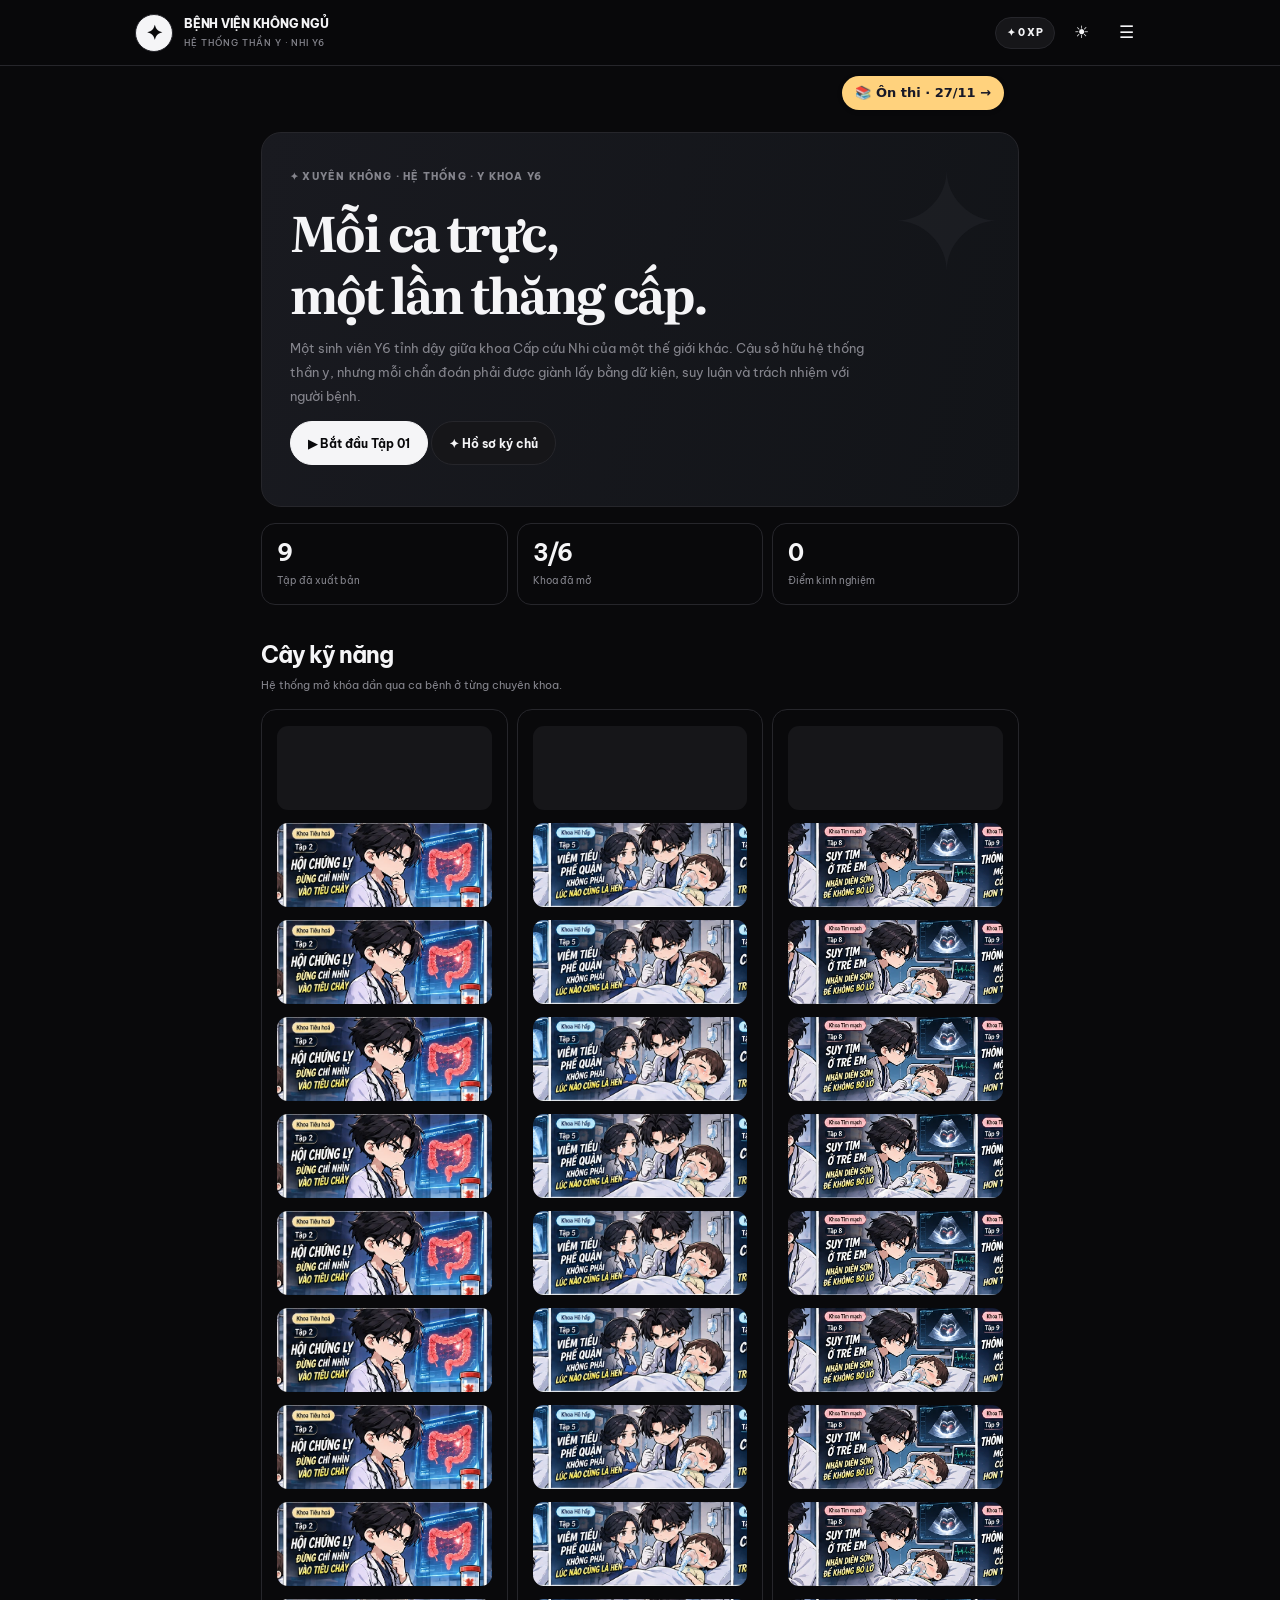
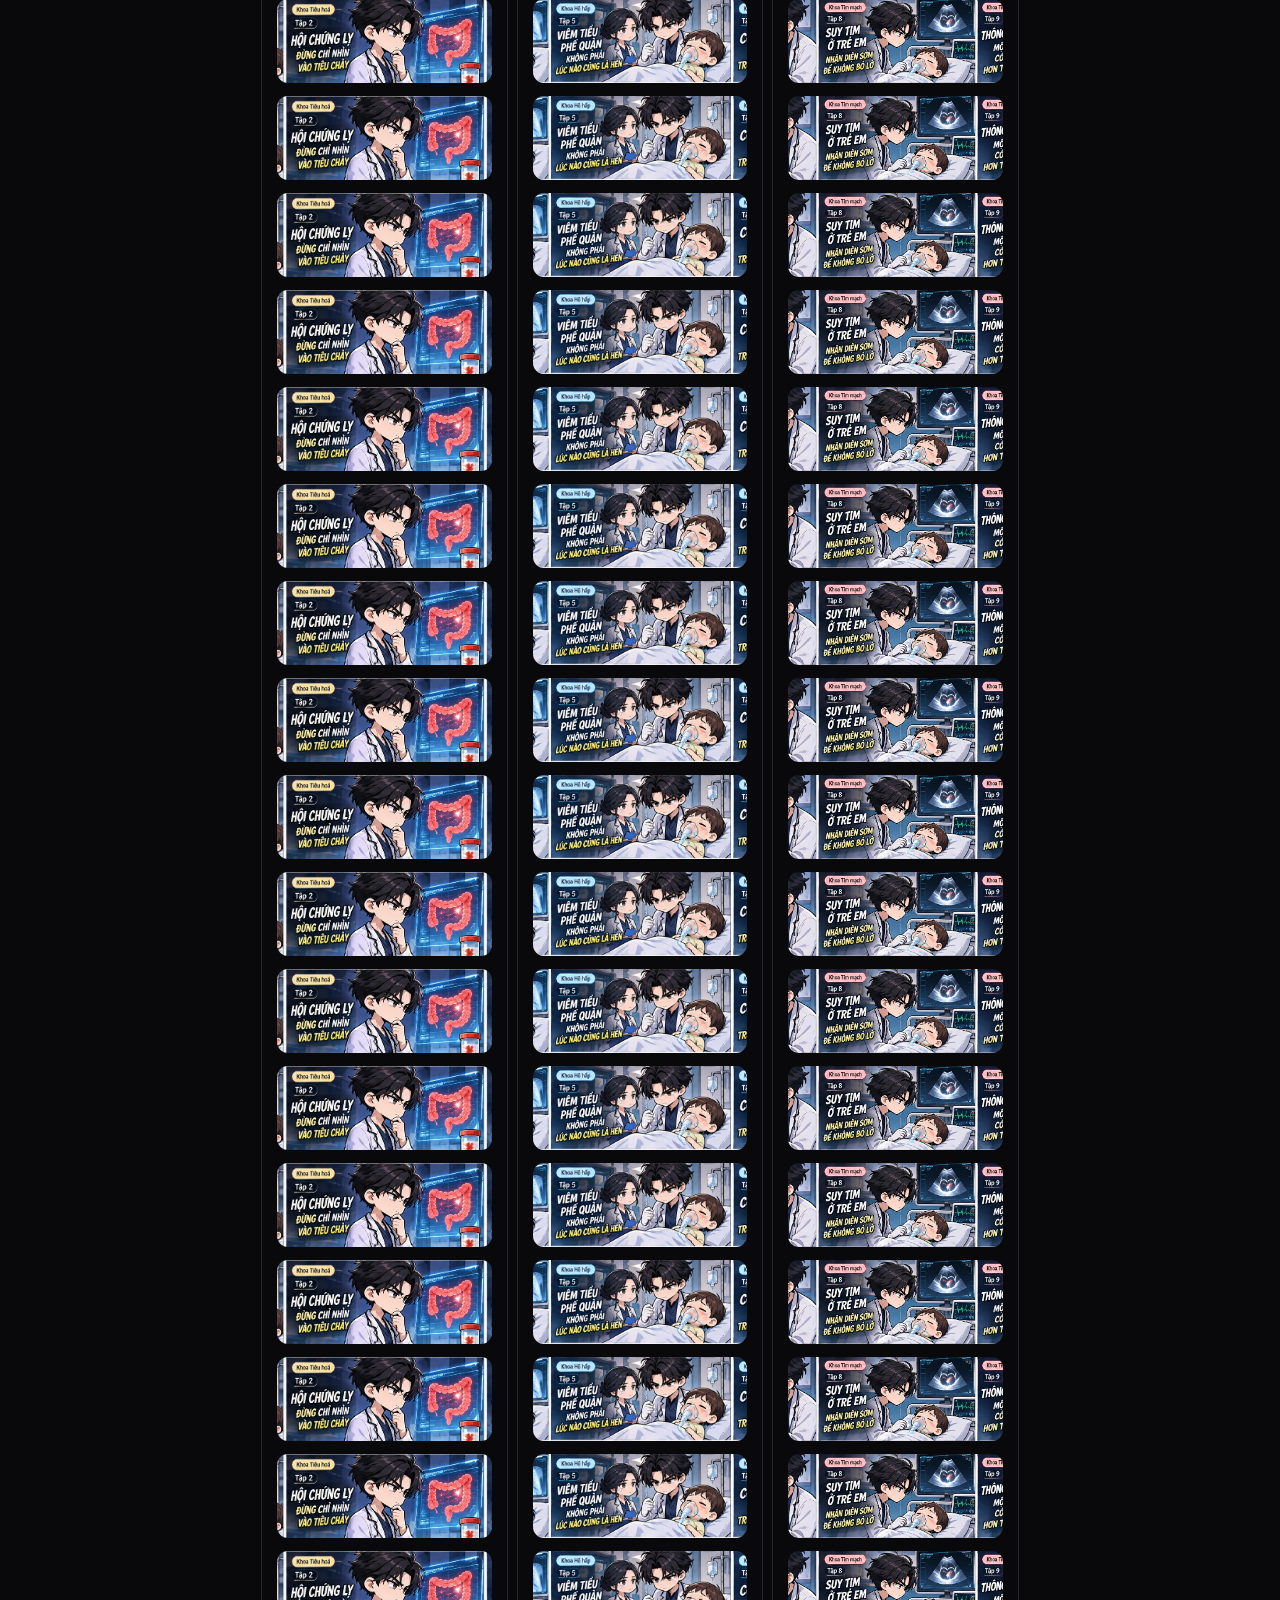
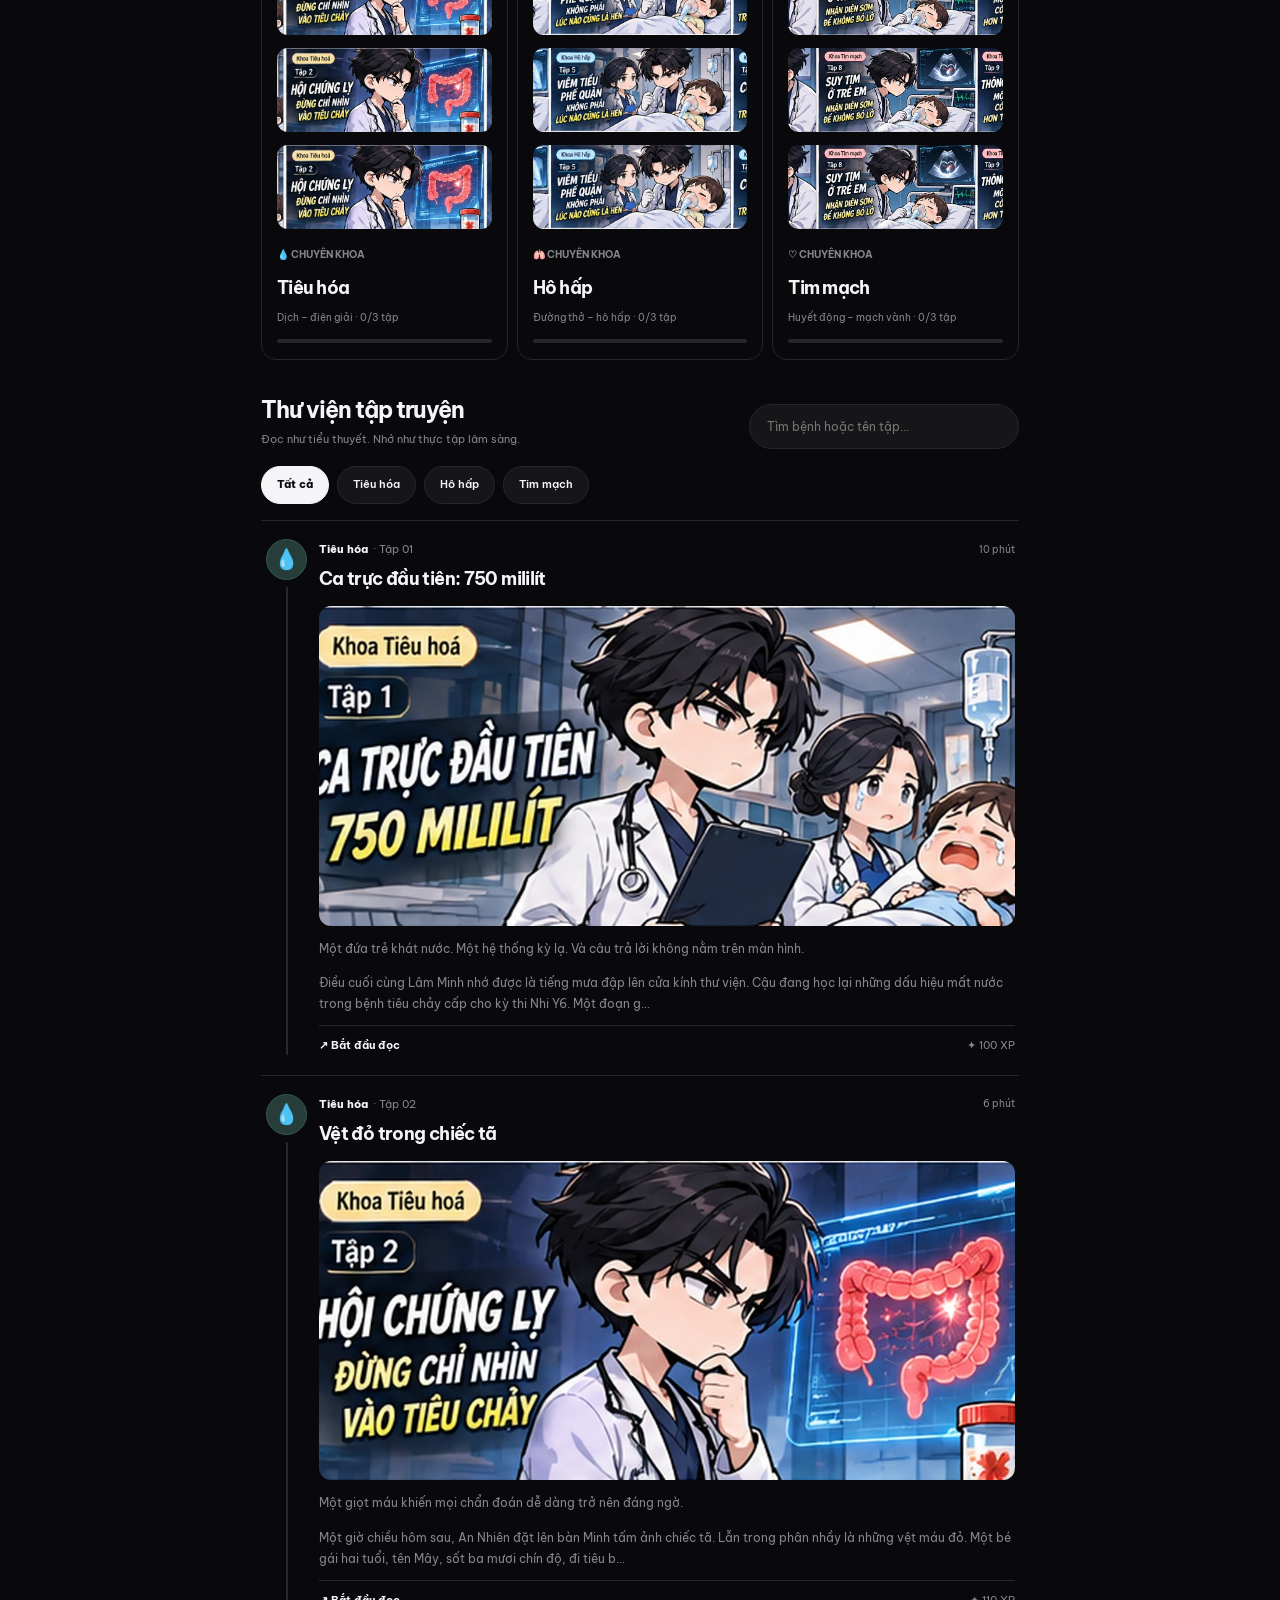
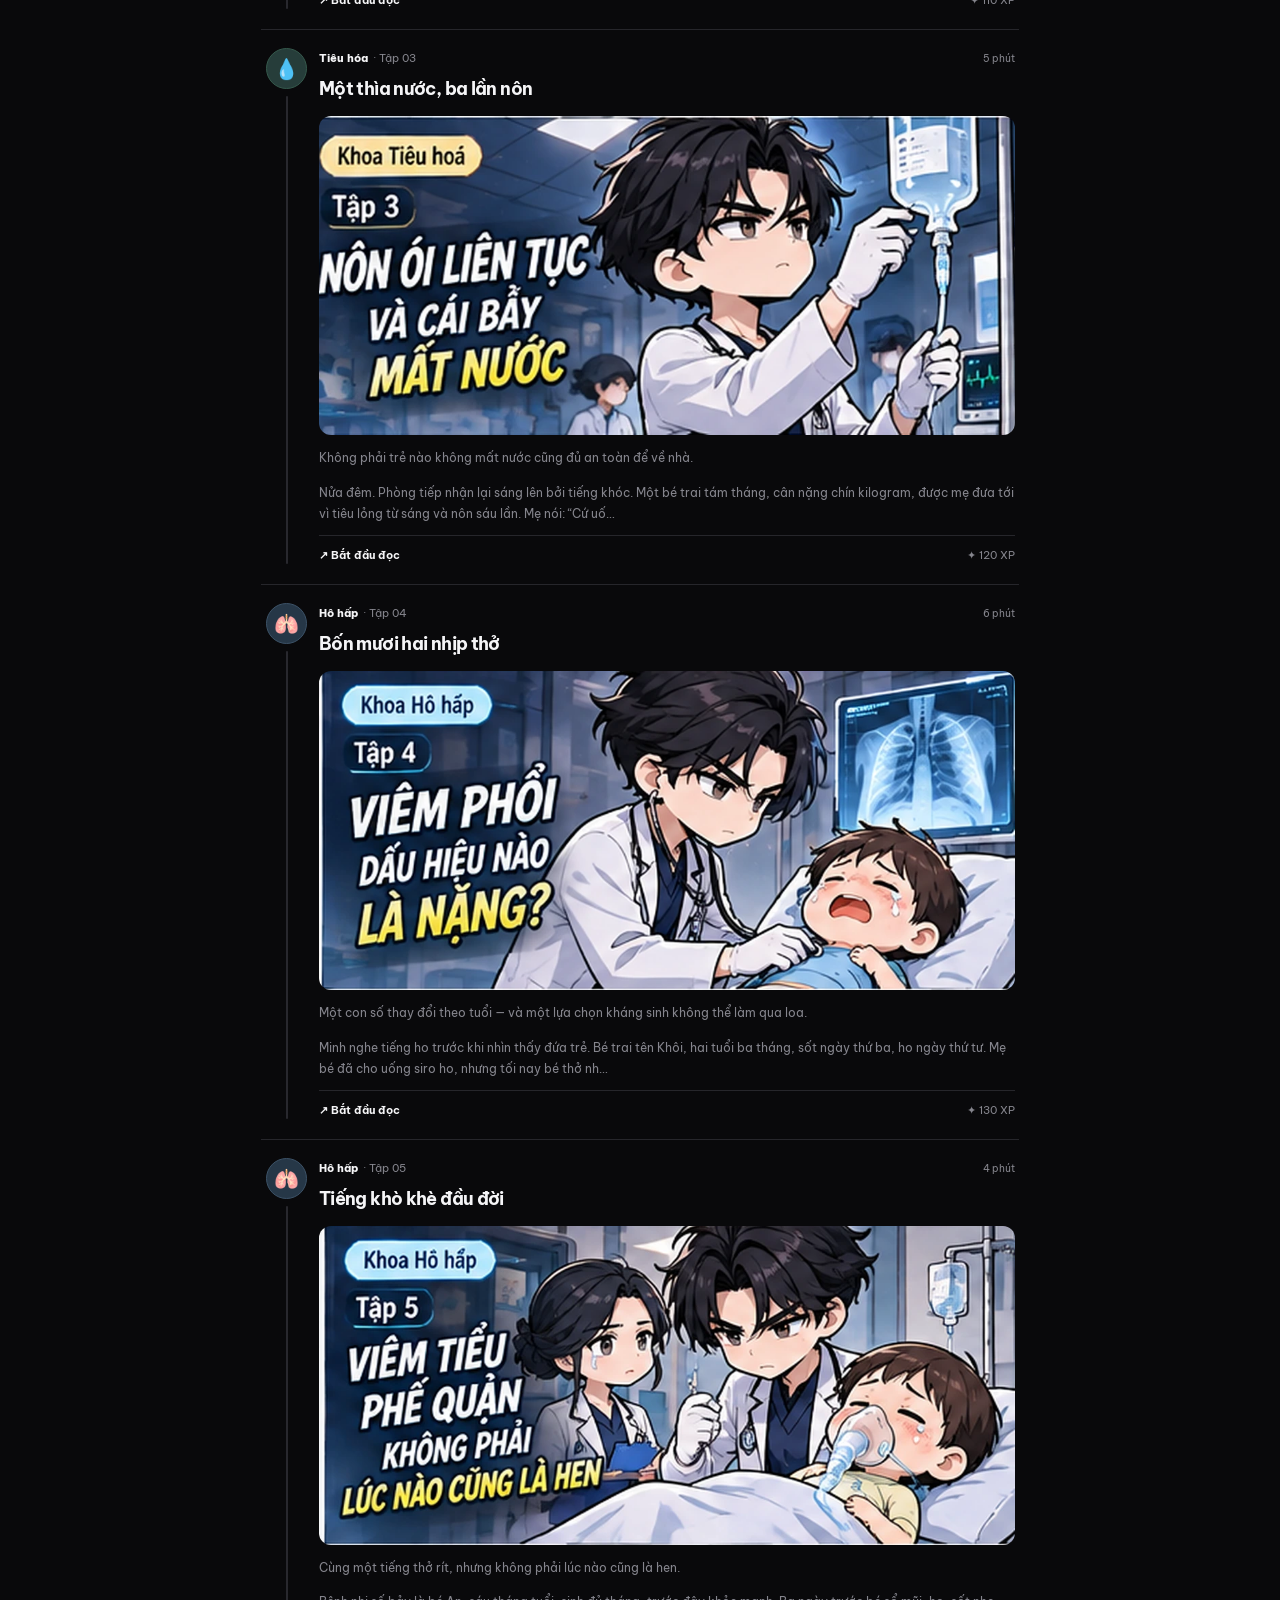
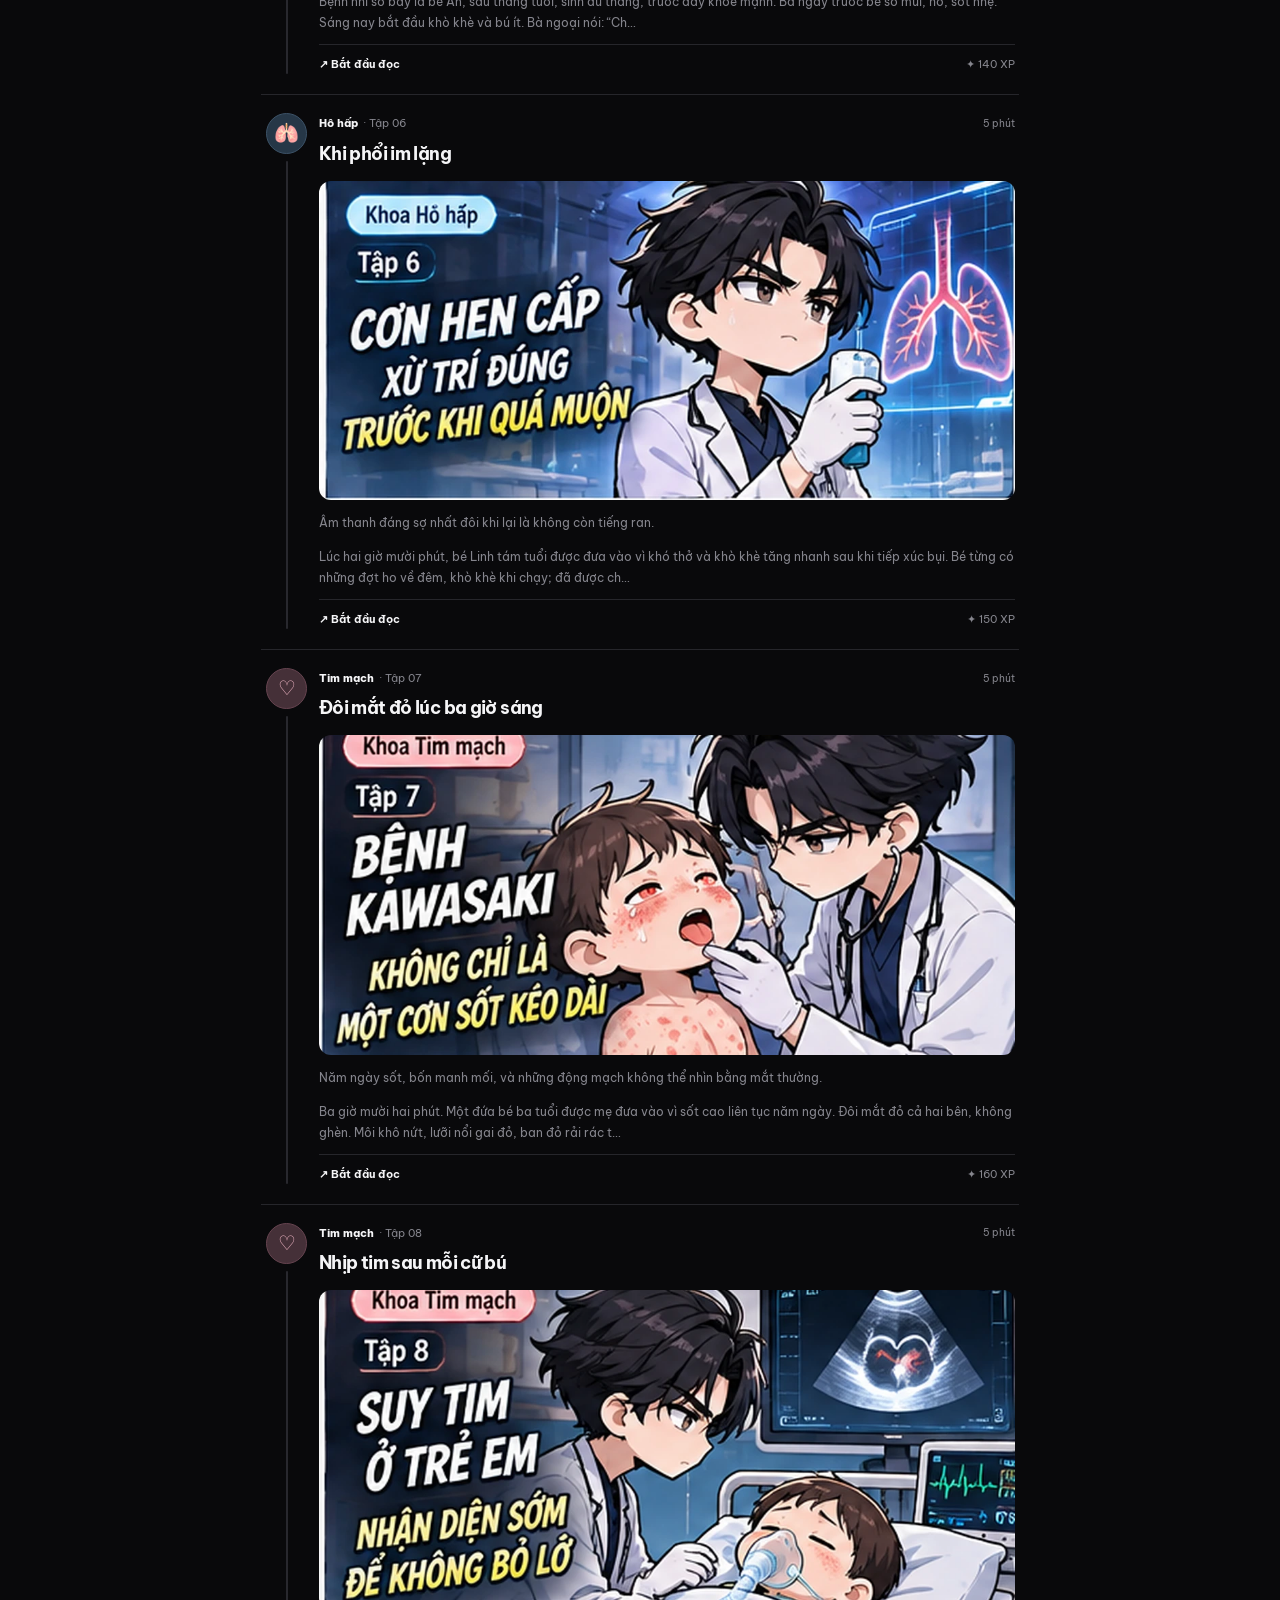
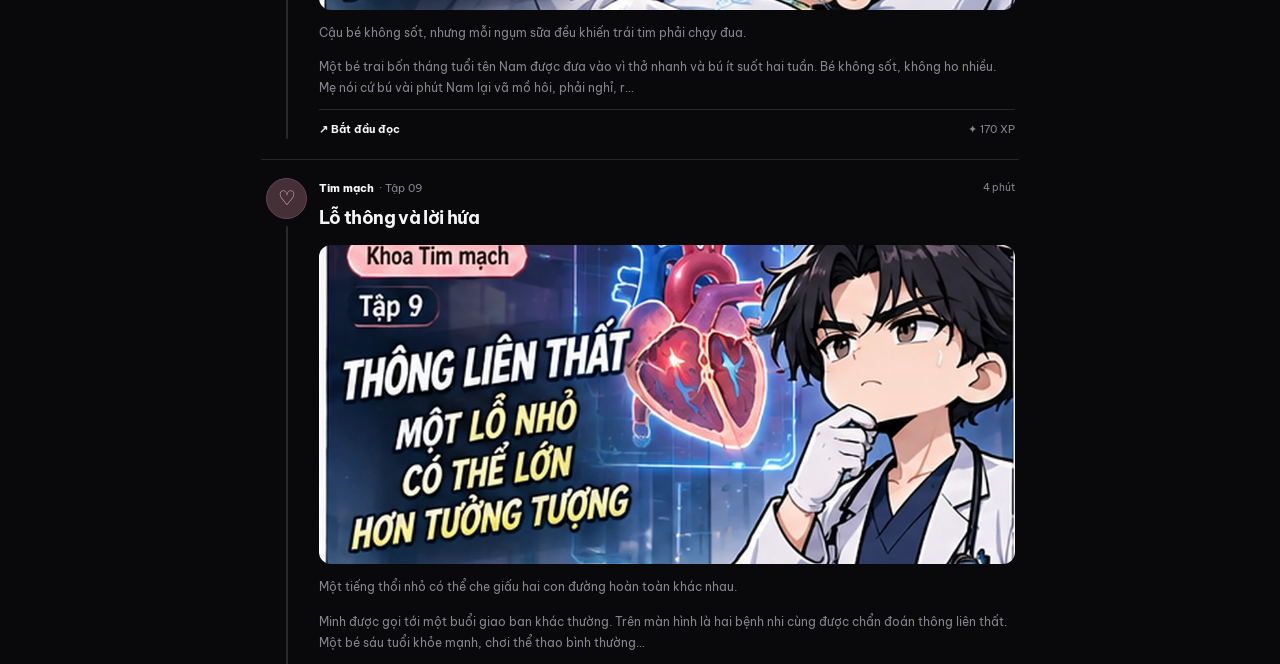
<file: index.html>
<!doctype html><html lang="vi"><head><meta charset="utf-8"><meta name="viewport" content="width=device-width,initial-scale=1,viewport-fit=cover"><meta name="theme-color" content="#101729"><meta name="description" content="Truyện xuyên không hệ thống thần y — học Nhi Y6 qua ca trực cấp cứu."><title>Bệnh viện không ngủ — Hệ thống thần y</title><link rel="icon" href="./icon.svg" type="image/svg+xml"><link rel="manifest" href="./manifest.webmanifest"><link rel="preconnect" href="https://fonts.googleapis.com"><link rel="preconnect" href="https://fonts.gstatic.com" crossorigin><link href="https://fonts.googleapis.com/css2?family=Be+Vietnam+Pro:wght@400;500;600;700;800&family=Literata:opsz,wght@7..72,400;7..72,500;7..72,600;7..72,700&display=swap" rel="stylesheet"><link rel="stylesheet" href="./styles.css?v=2"><link rel="stylesheet" href="./threads.css?v=5"><script defer src="./stories.js?v=2"></script><script defer src="./app.js?v=5"></script><script defer src="./background-player.js?v=4"></script><link rel="stylesheet" href="./image-enhancements.css?v=images-v1"><script defer src="./image-enhancements.js?v=images-v1"></script></head><body><div id="progress" class="progress"></div><header class="top"><a href="#/" class="brand"><span class="logo">✦</span><span>BỆNH VIỆN KHÔNG NGỦ<small>HỆ THỐNG THẦN Y · NHI Y6</small></span></a><div class="actions"><span id="xp">✦ 0 XP</span><button id="theme" aria-label="Đổi giao diện">☾</button><button id="menuBtn" aria-label="Danh mục">☰</button></div></header><div id="menu" hidden></div><div style="max-width:760px;margin:10px auto 0;padding:0 16px;display:flex;justify-content:flex-end"><a id="exam-review-link" href="./on-thi.html" style="display:inline-flex;align-items:center;gap:6px;padding:8px 13px;border-radius:999px;background:#ffd27d;color:#171827;font:700 13px/1.4 system-ui,sans-serif;text-decoration:none;box-shadow:0 1px 5px #0003">📚 Ôn thi · 27/11 →</a></div><div id="root"></div><div id="toast" role="status"></div><footer>✦ BỆNH VIỆN KHÔNG NGỦ · KIẾN THỨC HỌC TẬP, KHÔNG THAY THẾ PHÁC ĐỒ ĐIỀU TRỊ THỰC TẾ ✦</footer></body></html>
</file>
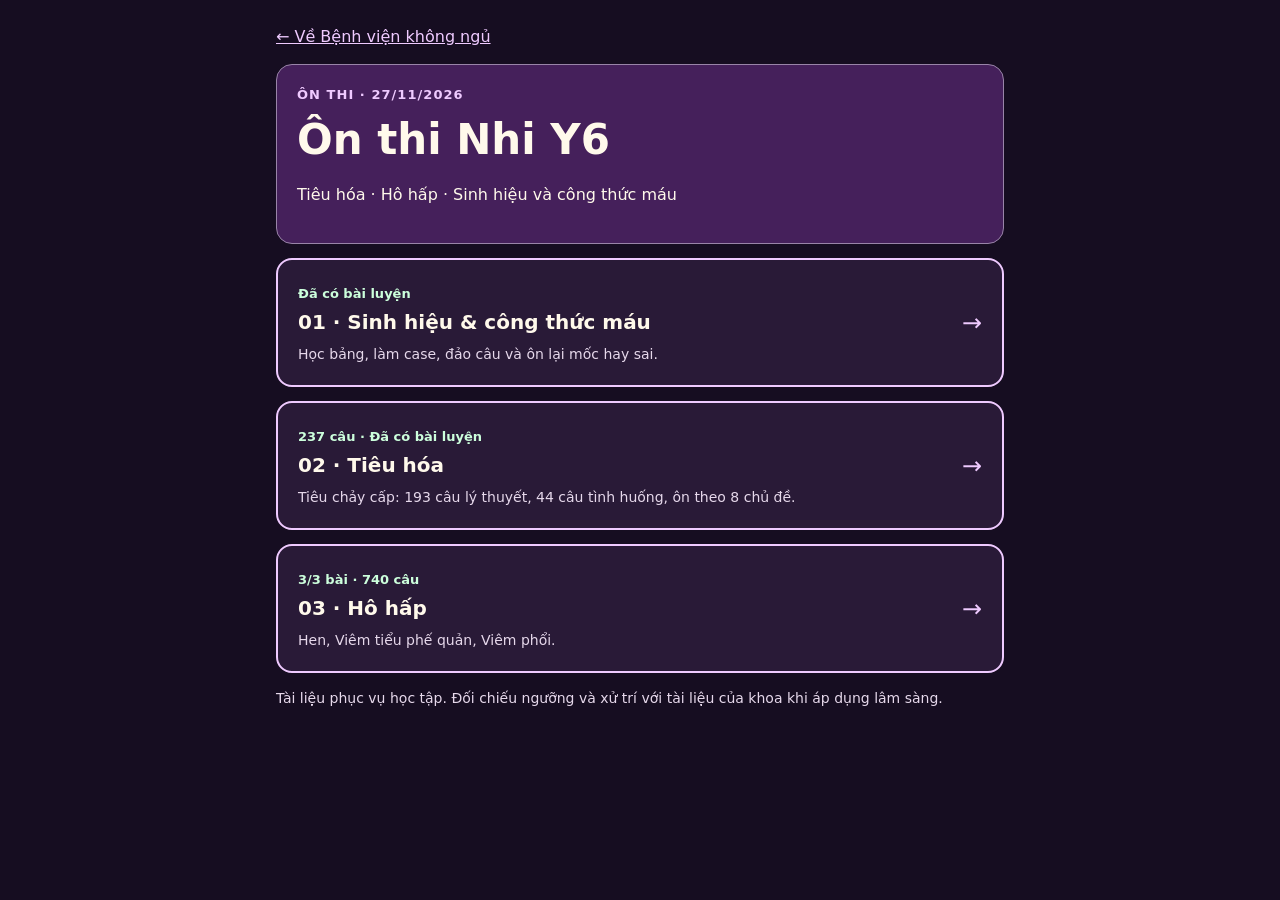
<file: on-thi.html>
<!doctype html>
<html lang="vi"><head><meta charset="utf-8"><meta name="viewport" content="width=device-width,initial-scale=1"><meta name="theme-color" content="#160d21"><title>Ôn thi Nhi Y6 · 27/11</title><style>
*{box-sizing:border-box}body{margin:0;background:#160d21;color:#fff9eb;font:16px/1.6 system-ui,sans-serif}main{max-width:760px;margin:auto;padding:24px 16px}a{color:#efcaff}h1{font-size:clamp(28px,6vw,42px);line-height:1.2;margin:10px 0}h2{font-size:20px;margin:0}.hero,.item{background:#291a37;border:1px solid #9984a8;border-radius:16px;padding:20px;margin:14px 0}.hero{background:#45205b}.tag{color:#efcaff;font-size:13px;font-weight:750;letter-spacing:.08em}.muted{color:#e6d8eb;font-size:14px}.item{display:flex;gap:14px;align-items:center;text-decoration:none;color:inherit}.item>div{flex:1}.item p{margin:5px 0 0}.active{border:2px solid #efcaff}.active:hover{background:#392749}.badge{color:#ccffdc;font-weight:650;font-size:13px}.arrow{font-size:24px;color:#efcaff}a:focus-visible{outline:3px solid #efcaff;outline-offset:4px}</style></head><body><main><a href="./index.html?v=exam-20261127">← Về Bệnh viện không ngủ</a><header class="hero"><div class="tag">ÔN THI · 27/11/2026</div><h1>Ôn thi Nhi Y6</h1><p>Tiêu hóa · Hô hấp · Sinh hiệu và công thức máu</p></header><a class="item active" href="./on-thi/sinh-hieu.html"><div><span class="badge">Đã có bài luyện</span><h2>01 · Sinh hiệu &amp; công thức máu</h2><p class="muted">Học bảng, làm case, đảo câu và ôn lại mốc hay sai.</p></div><span class="arrow" aria-hidden="true">→</span></a><a class="item active" href="./on-thi/tieu-hoa.html"><div><span class="badge">237 câu · Đã có bài luyện</span><h2>02 · Tiêu hóa</h2><p class="muted">Tiêu chảy cấp: 193 câu lý thuyết, 44 câu tình huống, ôn theo 8 chủ đề.</p></div><span class="arrow" aria-hidden="true">→</span></a><a class="item active" href="./on-thi/ho-hap.html"><div><span class="badge">3/3 bài · 740 câu</span><h2>03 · Hô hấp</h2><p class="muted">Hen, Viêm tiểu phế quản, Viêm phổi.</p></div><span class="arrow" aria-hidden="true">→</span></a><p class="muted">Tài liệu phục vụ học tập. Đối chiếu ngưỡng và xử trí với tài liệu của khoa khi áp dụng lâm sàng.</p></main></body></html>
</file>
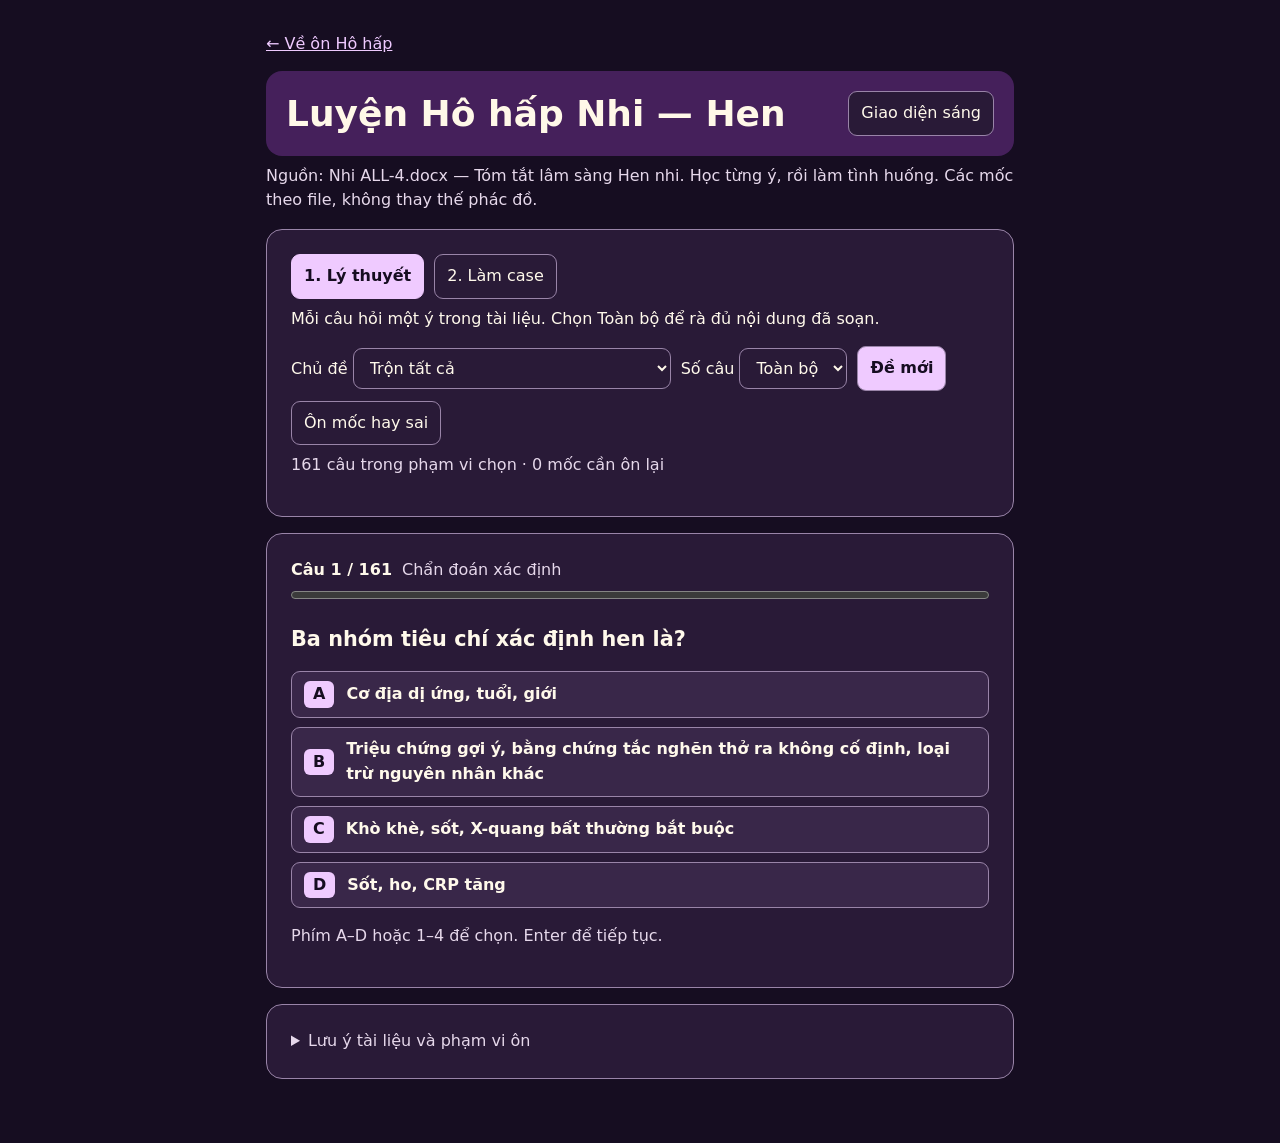
<file: on-thi/hen.html>
<!doctype html>
<html lang="vi"><meta charset="utf-8"><meta name="viewport" content="width=device-width,initial-scale=1">
<title>Luyện Hô hấp Nhi — Hen</title>
<style>
:root{color-scheme:dark;--bg:#101827;--card:#192539;--ink:#f3f6fc;--dim:#b7c6db;--line:#435675;--accent:#95ebd1;--good:#a4f3c4;--bad:#ffb5b2} :root.light{color-scheme:light;--bg:#eef3fa;--card:white;--ink:#142239;--dim:#435675;--line:#9aaac0;--accent:#076353;--good:#116339;--bad:#9f2822}
*{box-sizing:border-box} body{margin:0;background:var(--bg);color:var(--ink);font:1rem/1.55 system-ui,sans-serif} main{max-width:780px;margin:auto;padding:24px 16px 48px} header,nav,.bar{display:flex;flex-wrap:wrap;align-items:center;gap:10px} header{justify-content:space-between} h1{font-size:clamp(1.5rem,5vw,2.25rem);line-height:1.15;margin:0} h2{font-size:1.3rem;line-height:1.4} p{margin:8px 0 14px} .muted,summary{color:var(--dim)} section,details{padding:clamp(14px,4vw,24px);background:var(--card);border:1px solid var(--line);border-radius:16px;margin:16px 0} button,select{font:inherit;color:inherit;background:var(--card);border:1px solid var(--line);border-radius:9px;padding:9px 12px;cursor:pointer} button[aria-pressed="true"]{border-color:var(--accent);color:var(--accent);font-weight:750} button:hover:not(:disabled){border-color:var(--accent)} button:focus-visible,select:focus-visible,summary:focus-visible{outline:2px solid var(--accent);outline-offset:3px} .primary{background:var(--accent);color:var(--bg);font-weight:750} .light .primary{color:white} .answers{display:grid;gap:9px;margin:16px 0} .answers button{text-align:left;display:flex;gap:12px} .answers b{color:var(--accent)} .answers .right{border:2px solid var(--good);color:var(--good)} .answers .wrong{border:2px solid var(--bad);color:var(--bad)} button:disabled{cursor:default;opacity:1} progress{width:100%;accent-color:var(--accent)} .feedback{border-left:3px solid var(--accent);padding-left:12px;margin-bottom:16px} table{border-collapse:collapse;width:100%;margin:8px 0 18px} td,th{text-align:left;padding:7px;border-bottom:1px solid var(--line)} .scroll{overflow:auto} summary{cursor:pointer} [hidden]{display:none!important}
:root{--bg:#160d21;--card:#291a37;--ink:#fff9eb;--dim:#e6d8eb;--line:#9984a8;--accent:#efcaff;--good:#ccffdc;--bad:#ffe0df;--choice:#392749;--okbg:#15452b;--errbg:#641d30}:root.light{--bg:#f6efdf;--card:#fffdf6;--ink:#26152f;--dim:#4d3c55;--line:#816c8c;--accent:#582274;--good:#074c29;--bad:#83132a;--choice:#f4eaf8;--okbg:#d2f6df;--errbg:#ffe0e2}header{background:#45205b;color:#fff8e8;padding:20px;border-radius:16px}header button{color:var(--ink)}.answers button{background:var(--choice);align-items:center;font-weight:600}.answers b{background:var(--accent);color:var(--bg);border-radius:6px;padding:1px 9px}.answers .right{background:var(--okbg)}.answers .wrong{background:var(--errbg)}button[aria-pressed=true]{background:var(--accent);color:var(--bg)}
</style>
<main><p><a href='./ho-hap.html' style='color:var(--accent)'>← Về ôn Hô hấp</a></p>
<header><h1>Luyện Hô hấp Nhi — Hen</h1><button id="theme" type="button">Giao diện sáng</button></header>
<p class="muted">Nguồn: Nhi ALL-4.docx — Tóm tắt lâm sàng Hen nhi. Học từng ý, rồi làm tình huống. Các mốc theo file, không thay thế phác đồ.</p>
<section>
<nav aria-label="Chặng luyện">
<button id="theory" aria-pressed="true">1. Lý thuyết</button>
<button id="cases" aria-pressed="false">2. Làm case</button>
</nav>
<p id="phase"></p>
<nav aria-label="Thiết lập lượt luyện">
<label>Chủ đề <select id="topic"><option value="">Trộn tất cả</option></select></label>
<label>Số câu <select id="length"><option value="all" selected>Toàn bộ</option><option>10</option><option>20</option><option>40</option><option>60</option><option>100</option></select></label>
<button id="start" class="primary">Đề mới</button><button id="retry">Ôn mốc hay sai</button>
</nav>
<p id="status" class="muted" role="status"></p>
</section>
<section id="quiz">
<div class="bar"><strong id="counter"></strong><span id="tag" class="muted"></span></div>
<progress id="progress" aria-label="Tiến độ lượt luyện"></progress>
<h2 id="question" tabindex="-1"></h2>
<div class="answers" id="answers"></div>
<div id="feedback" class="feedback" aria-live="polite" hidden></div>
<button id="next" class="primary" hidden>Câu tiếp</button>
<p class="muted">Phím A–D hoặc 1–4 để chọn. Enter để tiếp tục.</p>
</section>
<section id="results" hidden></section>
<details><summary>Lưu ý tài liệu và phạm vi ôn</summary><div id="reference" class="scroll"></div></details>
</main>
<script>'use strict';const topics=["Định nghĩa, dịch tễ & khởi phát","Chẩn đoán xác định","Chẩn đoán phân biệt & CLS","Phân độ cơn hen cấp (GINA 2010)","Tiên lượng tử vong & biến chứng","Cắt cơn, thuốc & chế phẩm","Kiểm soát hen & dự phòng"];const bank=[{"t":0,"q":"Hen là tình trạng viêm ở đâu?","choices":["Viêm mạn đường dẫn khí trong lồng ngực","Viêm cấp nhu mô phổi","Viêm mạn màng phổi","Viêm cấp đường hô hấp trên"],"why":"Theo tài liệu Hen: Viêm mạn đường dẫn khí trong lồng ngực.","mode":"theory","id":"h0","key":0},{"t":0,"q":"Đặc điểm đáp ứng đường thở trong hen?","choices":["Tăng đáp ứng","Giảm đáp ứng cố định","Không thay đổi","Mất hoàn toàn đáp ứng"],"why":"Theo tài liệu Hen: Tăng đáp ứng.","mode":"theory","id":"h1","key":1},{"t":0,"q":"Đặc điểm tắc nghẽn luồng khí trong định nghĩa hen?","choices":["Không cố định","Cố định không hồi phục","Chỉ tắc nghẽn thì hít vào","Không có tắc nghẽn"],"why":"Theo tài liệu Hen: Không cố định.","mode":"theory","id":"h2","key":2},{"t":0,"q":"Các triệu chứng hô hấp của hen trong định nghĩa?","choices":["Ho, khó thở, đau ngực và/hoặc khò khè","Ho ra máu, phù, đau bụng, sốt","Thở rít, nuốt đau, sốt, phát ban","Chỉ khò khè"],"why":"Theo tài liệu Hen: Ho, khó thở, đau ngực và/hoặc khò khè.","mode":"theory","id":"h3","key":3},{"t":0,"q":"Tính chất diễn tiến triệu chứng hen?","choices":["Tái phát, thay đổi theo thời gian và mức độ","Luôn cố định cả ngày","Chỉ xảy ra một lần","Luôn tiến triển liên tục không có khoảng khỏe"],"why":"Theo tài liệu Hen: Tái phát, thay đổi theo thời gian và mức độ.","mode":"theory","id":"h4","key":4},{"t":0,"q":"Giới hạn luồng khí nào được nêu trong định nghĩa?","choices":["Luồng khí thở ra không hằng định","Luồng khí hít vào cố định","Luồng khí thở ra luôn bình thường","Chỉ luồng khí mũi"],"why":"Theo tài liệu Hen: Luồng khí thở ra không hằng định.","mode":"theory","id":"h5","key":5},{"t":0,"q":"Trước dậy thì, tỷ lệ hen theo giới trong file?","choices":["Nam > nữ","Nữ > nam","Nam = nữ","Chỉ gặp nữ"],"why":"Theo tài liệu Hen: Nam > nữ.","mode":"theory","id":"h6","key":6},{"t":0,"q":"Sau dậy thì, tỷ lệ hen theo giới trong file?","choices":["Nữ > nam","Nam > nữ","Nam = nữ","Chỉ gặp nam"],"why":"Theo tài liệu Hen: Nữ > nam.","mode":"theory","id":"h7","key":7},{"t":0,"q":"Mốc tuổi để chẩn đoán hen nhi theo tài liệu ôn?","choices":[">6 tháng","≥6 tháng",">2 tuổi",">5 tuổi"],"why":"Đây là mốc được ghi trong bản ôn, không phải quy tắc loại trừ tuyệt đối trong mọi hướng dẫn.","mode":"theory","id":"h8","key":8},{"t":0,"q":"Yếu tố nhiễm trùng thường khởi phát cơn hen theo file?","choices":["Nhiễm trùng hô hấp","Nhiễm trùng tiểu đơn độc","Viêm da đơn độc","Nhiễm trùng răng đơn độc"],"why":"Theo tài liệu Hen: Nhiễm trùng hô hấp.","mode":"theory","id":"h9","key":9},{"t":0,"q":"Thuốc được nêu là yếu tố khởi phát?","choices":["Aspirin","ORS","Kẽm","Amoxicillin trong mọi trường hợp"],"why":"Theo tài liệu Hen: Aspirin.","mode":"theory","id":"h10","key":10},{"t":0,"q":"Yếu tố liên quan vận động được nêu?","choices":["Gắng sức","Nằm nghỉ đúng giờ","Uống nước","Ngồi đọc sách"],"why":"Theo tài liệu Hen: Gắng sức.","mode":"theory","id":"h11","key":11},{"t":0,"q":"Yếu tố tâm lý được liệt kê?","choices":["Cảm xúc mạnh, stress","Ngủ đủ","Tâm trạng ổn định","Thư giãn"],"why":"Theo tài liệu Hen: Cảm xúc mạnh, stress.","mode":"theory","id":"h12","key":12},{"t":0,"q":"Nhóm dị nguyên được liệt kê?","choices":["Lông động vật, phấn hoa, thức ăn, khói bụi","Nước sạch, ánh sáng, muối","Chỉ vi khuẩn đường ruột","Chỉ tiếng ồn"],"why":"Theo tài liệu Hen: Lông động vật, phấn hoa, thức ăn, khói bụi.","mode":"theory","id":"h13","key":13},{"t":1,"q":"Cần đủ bao nhiêu nhóm tiêu chí để xác định hen theo tài liệu?","choices":["3","1","2","4"],"why":"Theo tài liệu Hen: 3.","mode":"theory","id":"h14","key":14},{"t":1,"q":"Ba nhóm tiêu chí xác định hen là?","choices":["Triệu chứng gợi ý, bằng chứng tắc nghẽn thở ra không cố định, loại trừ nguyên nhân khác","Sốt, ho, CRP tăng","Khò khè, sốt, X-quang bất thường bắt buộc","Cơ địa dị ứng, tuổi, giới"],"why":"Theo tài liệu Hen: Triệu chứng gợi ý, bằng chứng tắc nghẽn thở ra không cố định, loại trừ nguyên nhân khác.","mode":"theory","id":"h15","key":15},{"t":1,"q":"Nhóm triệu chứng hô hấp chính trong bảng gợi ý hen gồm?","choices":["Khò khè, khó thở, đau tức ngực","Ho ra máu, sốt, phù","Đau bụng, tiêu chảy, nôn","Sốt, đau họng, sổ mũi"],"why":"Theo tài liệu Hen: Khò khè, khó thở, đau tức ngực.","mode":"theory","id":"h16","key":16},{"t":1,"q":"Bảng gợi ý hen yêu cầu bao nhiêu triệu chứng trong nhóm khò khè, khó thở, đau tức ngực?","choices":[">1","≥1","Đủ 3 bắt buộc","Không cần triệu chứng"],"why":"Giữ đúng cách ghi >1 trong bảng.","mode":"theory","id":"h17","key":17},{"t":1,"q":"Ngoài nhóm triệu chứng hô hấp chính, bảng yêu cầu bao nhiêu dấu gợi ý bổ sung?","choices":["≥1","≥2","Đủ tất cả","Không cần"],"why":"Theo tài liệu Hen: ≥1.","mode":"theory","id":"h18","key":18},{"t":1,"q":"Tái phát bao nhiêu lần ở trẻ ≤5 tuổi được liệt kê?","choices":["≥2 lần","≥3 lần",">5 lần","≥1 lần"],"why":"Theo tài liệu Hen: ≥2 lần.","mode":"theory","id":"h19","key":19},{"t":1,"q":"Ở trẻ <24 tháng, mốc khò khè tái phát trong năm được nêu?","choices":["≥3 lần/năm","≥2 lần/năm","≥5 lần/tháng","≥1 lần/năm"],"why":"Theo tài liệu Hen: ≥3 lần/năm.","mode":"theory","id":"h20","key":20},{"t":1,"q":"Diễn tiến ngoài cơn được mô tả?","choices":["Trẻ bình thường ngoài cơn khó thở","Luôn khó thở cả khi khỏe","Luôn sốt giữa hai cơn","Luôn ran ẩm cố định"],"why":"Theo tài liệu Hen: Trẻ bình thường ngoài cơn khó thở.","mode":"theory","id":"h21","key":21},{"t":1,"q":"Triệu chứng hen thường nặng lên thời điểm nào?","choices":["Đêm hoặc gần sáng","Chỉ giữa trưa","Chỉ sau bữa trưa","Không thay đổi thời gian"],"why":"Theo tài liệu Hen: Đêm hoặc gần sáng.","mode":"theory","id":"h22","key":22},{"t":1,"q":"Yếu tố môi trường gợi ý triệu chứng hen?","choices":["Khói thuốc, không khí lạnh, mùi lạ, lông thú","Nước sạch","Ánh sáng bình thường","Chỉ thức ăn nóng"],"why":"Theo tài liệu Hen: Khói thuốc, không khí lạnh, mùi lạ, lông thú.","mode":"theory","id":"h23","key":23},{"t":1,"q":"Có nhiễm trùng hô hấp đồng thời thì nhận định nào phù hợp ghi chú trong file?","choices":["Không thể loại trừ hen chỉ vì có nhiễm trùng","Loại trừ hen tuyệt đối","Khẳng định hen ngay","Không cần đánh giá triệu chứng khác"],"why":"Theo tài liệu Hen: Không thể loại trừ hen chỉ vì có nhiễm trùng.","mode":"theory","id":"h24","key":24},{"t":1,"q":"Tiền căn cá nhân nào gợi ý hen?","choices":["Chàm, viêm mũi dị ứng, dị ứng thức ăn","Gãy xương","Cận thị","Viêm ruột thừa đã mổ"],"why":"Theo tài liệu Hen: Chàm, viêm mũi dị ứng, dị ứng thức ăn.","mode":"theory","id":"h25","key":25},{"t":1,"q":"Tiền căn gia đình nào được liệt kê?","choices":["Cha mẹ hoặc anh chị em ruột bị hen","Chỉ hàng xóm bị hen","Ông bà gãy xương","Cha mẹ bị cận thị"],"why":"Theo tài liệu Hen: Cha mẹ hoặc anh chị em ruột bị hen.","mode":"theory","id":"h26","key":26},{"t":1,"q":"Dấu nghe phổi gợi ý hen trong bảng?","choices":["Ran rít, ran ngáy hoặc kéo dài thì thở ra","Chỉ ran nổ khu trú","Tiếng cọ màng tim","Chỉ thở rít thì hít vào"],"why":"Theo tài liệu Hen: Ran rít, ran ngáy hoặc kéo dài thì thở ra.","mode":"theory","id":"h27","key":27},{"t":1,"q":"Bằng chứng tắc nghẽn luồng khí thở ra trong hen phải có tính chất gì?","choices":["Không cố định","Cố định hoàn toàn","Chỉ thấy khi ngủ","Chỉ xuất hiện khi sốt"],"why":"Theo tài liệu Hen: Không cố định.","mode":"theory","id":"h28","key":28},{"t":1,"q":"Hô hấp ký trong bảng được nêu cho trẻ tuổi nào?","choices":[">5 tuổi","≥2 tháng",">2 tuổi",">6 tháng"],"why":"Theo tài liệu Hen: >5 tuổi.","mode":"theory","id":"h29","key":29},{"t":1,"q":"Dao động xung ký trong bảng được nêu cho trẻ tuổi nào?","choices":[">2 tuổi",">5 tuổi",">6 tháng","≥13 tuổi"],"why":"Theo tài liệu Hen: >2 tuổi.","mode":"theory","id":"h30","key":30},{"t":1,"q":"Cách xác định nhanh đáp ứng giãn phế quản trên lâm sàng trong file?","choices":["Cải thiện tắc nghẽn sau khí dung salbutamol","Cải thiện sau kháng sinh một liều","Cải thiện sau uống nước","Sốt giảm sau paracetamol"],"why":"Theo tài liệu Hen: Cải thiện tắc nghẽn sau khí dung salbutamol.","mode":"theory","id":"h31","key":31},{"t":1,"q":"Số lần tối đa thử khí dung salbutamol trong 1 giờ theo file?","choices":["3 lần","1 lần","2 lần","6 lần"],"why":"Theo tài liệu Hen: 3 lần.","mode":"theory","id":"h32","key":32},{"t":1,"q":"Khoảng cách giữa các lần thử khí dung salbutamol trong file?","choices":["20 phút","5 phút","30 phút","60 phút"],"why":"Theo tài liệu Hen: 20 phút.","mode":"theory","id":"h33","key":33},{"t":1,"q":"Khoảng thời gian điều trị thử ICS liều thấp theo tài liệu?","choices":["1–3 tháng","1–3 ngày","1–3 tuần","6–12 tháng"],"why":"Theo tài liệu Hen: 1–3 tháng.","mode":"theory","id":"h34","key":34},{"t":1,"q":"Điều trị thử được nêu gồm?","choices":["ICS liều thấp kèm SABA khi cần","SABA cố định đơn độc 3 tháng","Kháng sinh kèm ICS","Corticoid uống liên tục 3 tháng"],"why":"Theo tài liệu Hen: ICS liều thấp kèm SABA khi cần.","mode":"theory","id":"h35","key":35},{"t":1,"q":"ICS viết tắt của?","choices":["Inhaled Corticosteroid","Intravenous Corticosteroid","Inhaled Calcium Supplement","Immediate Cough Suppressant"],"why":"Theo tài liệu Hen: Inhaled Corticosteroid.","mode":"theory","id":"h36","key":36},{"t":1,"q":"SABA viết tắt của?","choices":["Short Acting Beta Agonist","Slow Acting Beta Agonist","Short Acting Beta Antagonist","Steroid Acting Bronchodilator Agent"],"why":"Theo tài liệu Hen: Short Acting Beta Agonist.","mode":"theory","id":"h37","key":37},{"t":1,"q":"Sau triệu chứng gợi ý và bằng chứng tắc nghẽn thay đổi, còn cần gì để xác định?","choices":["Loại trừ nguyên nhân khác","Chỉ cần X-quang có ứ khí","Chỉ cần tiền sử dị ứng","Không cần thêm"],"why":"Theo tài liệu Hen: Loại trừ nguyên nhân khác.","mode":"theory","id":"h38","key":38},{"t":1,"q":"Hô hấp ký bình thường có loại trừ hen không?","choices":["Không","Có, luôn luôn","Có nếu trẻ trên 5 tuổi","Có nếu không sốt"],"why":"Theo tài liệu Hen: Không.","mode":"theory","id":"h39","key":39},{"t":2,"q":"Hội chứng xâm nhập hoặc dị vật bỏ quên gợi ý chẩn đoán nào?","choices":["Dị vật đường thở","Hen chắc chắn","Viêm phổi do virus chắc chắn","Dị ứng đạm sữa bò"],"why":"Theo tài liệu Hen: Dị vật đường thở.","mode":"theory","id":"h40","key":40},{"t":2,"q":"Tiếp xúc dị nguyên, mề đay, phù, rối loạn huyết áp kèm triệu chứng hô hấp gợi ý?","choices":["Phản vệ","Hen đơn thuần chắc chắn","Lồng ruột","Viêm thận"],"why":"Không chờ xuất hiện tuần tự các triệu chứng mới xử trí phản vệ; đây là dấu phân biệt được nêu trong file.","mode":"theory","id":"h41","key":41},{"t":2,"q":"Sặc thức ăn gây khò khè tái phát gợi ý?","choices":["Rối loạn nuốt hoặc hội chứng hít","Hen chắc chắn","Viêm tai giữa","Sốt xuất huyết"],"why":"Theo tài liệu Hen: Rối loạn nuốt hoặc hội chứng hít.","mode":"theory","id":"h42","key":42},{"t":2,"q":"Triệu chứng hô hấp bất thường cả lúc ngoài cơn gợi ý?","choices":["Bất thường cấu trúc đường thở bẩm sinh","Hen đã xác định chắc chắn","Chỉ phản ứng với gắng sức","Chỉ dị ứng phấn hoa"],"why":"Theo tài liệu Hen: Bất thường cấu trúc đường thở bẩm sinh.","mode":"theory","id":"h43","key":43},{"t":2,"q":"Tim to chèn ép, âm thổi bất thường hoặc tiền căn tim bẩm sinh gợi ý?","choices":["Nguyên nhân tim mạch","Hen chắc chắn","Viêm mũi đơn độc","Viêm dạ dày"],"why":"Theo tài liệu Hen: Nguyên nhân tim mạch.","mode":"theory","id":"h44","key":44},{"t":2,"q":"Bệnh hô hấp dưới ở trẻ nhỏ được liệt kê trong chẩn đoán phân biệt?","choices":["Viêm tiểu phế quản","Viêm kết mạc","Viêm bàng quang","Viêm tai ngoài"],"why":"Theo tài liệu Hen: Viêm tiểu phế quản.","mode":"theory","id":"h45","key":45},{"t":2,"q":"Bệnh nhiễm trùng nhu mô phổi cần phân biệt với hen?","choices":["Viêm phổi","Viêm ruột","Viêm da","Viêm khớp"],"why":"Theo tài liệu Hen: Viêm phổi.","mode":"theory","id":"h46","key":46},{"t":2,"q":"Nguyên nhân chèn ép đường thở trong tài liệu?","choices":["Hạch to hoặc tuyến ức to","Lách to đơn độc","Thận to đơn độc","Bàng quang căng"],"why":"Theo tài liệu Hen: Hạch to hoặc tuyến ức to.","mode":"theory","id":"h47","key":47},{"t":2,"q":"Bệnh nền miễn dịch được liệt kê trong phân biệt?","choices":["Suy giảm miễn dịch","Thiếu sắt nhẹ đơn độc","Cận thị","Béo phì đơn độc"],"why":"Theo tài liệu Hen: Suy giảm miễn dịch.","mode":"theory","id":"h48","key":48},{"t":2,"q":"Nguyên nhân tiêu hóa liên quan triệu chứng hô hấp cần phân biệt?","choices":["Trào ngược dạ dày thực quản","Lồng ruột","Viêm ruột thừa","Táo bón đơn độc"],"why":"Theo tài liệu Hen: Trào ngược dạ dày thực quản.","mode":"theory","id":"h49","key":49},{"t":2,"q":"Dấu hội chứng tắc nghẽn hô hấp dưới liên quan cơ cổ?","choices":["Co cơ ức đòn chũm","Cứng gáy","Mất phản xạ đồng tử","Đau cơ vai đơn thuần"],"why":"Theo tài liệu Hen: Co cơ ức đòn chũm.","mode":"theory","id":"h50","key":50},{"t":2,"q":"Dấu co lõm được nêu trong hội chứng tắc nghẽn hô hấp dưới?","choices":["Co lõm hõm ức","Co lõm thái dương","Co lõm rốn","Co lõm gò má"],"why":"Theo tài liệu Hen: Co lõm hõm ức.","mode":"theory","id":"h51","key":51},{"t":2,"q":"Dấu cơ bụng trong hội chứng tắc nghẽn hô hấp dưới?","choices":["Gồng cơ thẳng bụng","Bụng mềm không gồng","Chỉ phản ứng thành bụng khu trú","Đề kháng hố chậu phải"],"why":"Theo tài liệu Hen: Gồng cơ thẳng bụng.","mode":"theory","id":"h52","key":52},{"t":2,"q":"Thì hô hấp kéo dài gợi ý hội chứng tắc nghẽn hô hấp dưới?","choices":["Thì thở ra","Thì hít vào bắt buộc","Cả hai luôn bằng nhau","Chỉ thời gian ngưng thở"],"why":"Theo tài liệu Hen: Thì thở ra.","mode":"theory","id":"h53","key":53},{"t":2,"q":"Ran nào có thể nghe trong hội chứng tắc nghẽn hô hấp dưới?","choices":["Ran rít, ran ngáy","Chỉ ran nổ","Chỉ ran ẩm","Tiếng cọ màng tim"],"why":"Theo tài liệu Hen: Ran rít, ran ngáy.","mode":"theory","id":"h54","key":54},{"t":2,"q":"Sau cắt cơn, bước tiếp theo để đánh giá hội chứng tắc nghẽn?","choices":["Đánh giá lại","Cho về không kiểm tra","Chỉ làm CTM","Ngưng theo dõi"],"why":"Theo tài liệu Hen: Đánh giá lại.","mode":"theory","id":"h55","key":55},{"t":2,"q":"Nếu tắc nghẽn còn tồn tại sau cắt cơn, file đề nghị nghĩ thêm gì?","choices":["Hội chứng nhiễm trùng","Chắc chắn đã hết hen","Không cần tìm nguyên nhân","Chắc chắn dị ứng thức ăn"],"why":"Đây là hướng biện luận trong file, không loại trừ các nguyên nhân khác.","mode":"theory","id":"h56","key":56},{"t":2,"q":"X-quang ngực trong hen có thể thấy gì theo file?","choices":["Ứ khí phế nang","Đông đặc thùy bắt buộc","Tràn dịch hai bên bắt buộc","Tim to bắt buộc"],"why":"Theo tài liệu Hen: Ứ khí phế nang.","mode":"theory","id":"h57","key":57},{"t":2,"q":"Thời điểm file nhấn mạnh có thể thấy ứ khí trên X-quang?","choices":["Trước điều trị","Chỉ sau điều trị khỏi hoàn toàn","Chỉ sau một tháng","Chỉ khi có sốt"],"why":"Theo tài liệu Hen: Trước điều trị.","mode":"theory","id":"h58","key":58},{"t":3,"q":"Bảng phân độ cơn hen cấp trong file dẫn theo tài liệu nào?","choices":["GINA 2010","GINA 2025","WHO IMCI 2014","Ross"],"why":"Theo tài liệu Hen: GINA 2010.","mode":"theory","id":"h59","key":59},{"t":3,"q":"Bốn mức trong bảng phân độ cơn cấp?","choices":["Nhẹ, trung bình, nặng, dọa ngưng thở","Bậc 1, bậc 2, bậc 3, bậc 4 điều trị duy trì","Không mất nước, có mất nước, mất nước nặng, sốc","Kiểm soát tốt, một phần, không kiểm soát, khỏi"],"why":"Theo tài liệu Hen: Nhẹ, trung bình, nặng, dọa ngưng thở.","mode":"theory","id":"h60","key":60},{"t":3,"q":"Khó thở khi đi lại nhưng còn nằm được gợi mức nào?","choices":["Nhẹ","Trung bình","Nặng","Dọa ngưng thở"],"why":"Theo tài liệu Hen: Nhẹ.","mode":"theory","id":"h61","key":61},{"t":3,"q":"Trẻ lớn khó thở khi nói chuyện gợi mức nào trong bảng?","choices":["Trung bình","Nhẹ","Nặng","Dọa ngưng thở"],"why":"Theo tài liệu Hen: Trung bình.","mode":"theory","id":"h62","key":62},{"t":3,"q":"Nhũ nhi khó thở khi khóc yếu, ngồi dễ chịu hơn, ăn bú kém gợi mức nào?","choices":["Trung bình","Nhẹ","Nặng","Dọa ngưng thở"],"why":"Theo tài liệu Hen: Trung bình.","mode":"theory","id":"h63","key":63},{"t":3,"q":"Trẻ lớn khó thở cả khi nghỉ gợi mức nào?","choices":["Nặng","Nhẹ","Trung bình","Không có cơn"],"why":"Theo tài liệu Hen: Nặng.","mode":"theory","id":"h64","key":64},{"t":3,"q":"Nhũ nhi bỏ bú, ngồi cúi người ra trước gợi mức nào?","choices":["Nặng","Nhẹ","Trung bình","Không có cơn"],"why":"Theo tài liệu Hen: Nặng.","mode":"theory","id":"h65","key":65},{"t":3,"q":"Cơn nhẹ, trẻ nói được đến mức nào?","choices":["Cả câu","Từng cụm từ","Từng chữ","Không nói được"],"why":"Theo tài liệu Hen: Cả câu.","mode":"theory","id":"h66","key":66},{"t":3,"q":"Cơn trung bình, khả năng nói trong bảng?","choices":["Từng cụm từ","Cả câu","Từng chữ","Lơ mơ lú lẫn"],"why":"Theo tài liệu Hen: Từng cụm từ.","mode":"theory","id":"h67","key":67},{"t":3,"q":"Cơn nặng, khả năng nói trong bảng?","choices":["Từng chữ","Cả câu","Từng cụm từ","Nói liên tục bình thường"],"why":"Theo tài liệu Hen: Từng chữ.","mode":"theory","id":"h68","key":68},{"t":3,"q":"Lơ mơ, lú lẫn trong bảng gợi mức nào?","choices":["Dọa ngưng thở","Nhẹ","Trung bình","Hen kiểm soát tốt"],"why":"Theo tài liệu Hen: Dọa ngưng thở.","mode":"theory","id":"h69","key":69},{"t":3,"q":"Tri giác cơn nhẹ theo bảng?","choices":["Có thể kích thích","Hôn mê bắt buộc","Luôn lú lẫn","Luôn lơ mơ"],"why":"Theo tài liệu Hen: Có thể kích thích.","mode":"theory","id":"h70","key":70},{"t":3,"q":"Tri giác ở cơn trung bình và nặng theo bảng?","choices":["Thường kích thích","Luôn hoàn toàn bình thường","Luôn hôn mê","Luôn ngủ ngon"],"why":"Theo tài liệu Hen: Thường kích thích.","mode":"theory","id":"h71","key":71},{"t":3,"q":"Tăng nhịp thở ở cơn nhẹ theo bảng?","choices":["<30%","30–50%","≥50%","≥100%"],"why":"Theo tài liệu Hen: <30%.","mode":"theory","id":"h72","key":72},{"t":3,"q":"Khoảng tăng nhịp thở ghi ở cơn trung bình?","choices":["30–50%","<30%","≥50%","<10%"],"why":"File chồng lấn ở đúng 50%; không dùng riêng mốc đó để phân độ.","mode":"theory","id":"h73","key":73},{"t":3,"q":"Ngưỡng tăng nhịp thở ghi ở cơn nặng?","choices":["≥50%","<30%","<10%","20–30%"],"why":"Đúng 50% chồng lấn giữa hai cột trong nguồn.","mode":"theory","id":"h74","key":74},{"t":3,"q":"Thở không đều hoặc cơn ngưng thở gợi mức nào?","choices":["Dọa ngưng thở","Nhẹ","Trung bình","Hen kiểm soát tốt"],"why":"Theo tài liệu Hen: Dọa ngưng thở.","mode":"theory","id":"h75","key":75},{"t":3,"q":"Co kéo cơ hô hấp phụ ở cơn nhẹ?","choices":["Không co kéo hoặc co lõm nhẹ","Co lõm ngực và hõm trên ức nặng","Thở ngực bụng ngược chiều","Ngưng thở"],"why":"Theo tài liệu Hen: Không co kéo hoặc co lõm nhẹ.","mode":"theory","id":"h76","key":76},{"t":3,"q":"Co kéo ở cơn trung bình?","choices":["Co lõm ngực và hõm trên ức","Không co kéo","Thở ngực bụng ngược chiều","Ngưng thở"],"why":"Theo tài liệu Hen: Co lõm ngực và hõm trên ức.","mode":"theory","id":"h77","key":77},{"t":3,"q":"Co kéo ở cơn nặng?","choices":["Co lõm ngực và hõm trên ức nặng","Không co kéo","Chỉ co lõm nhẹ","Không có khó thở"],"why":"Theo tài liệu Hen: Co lõm ngực và hõm trên ức nặng.","mode":"theory","id":"h78","key":78},{"t":3,"q":"Thở ngực bụng ngược chiều là dấu mức nào?","choices":["Dọa ngưng thở","Nhẹ","Trung bình","Hen kiểm soát tốt"],"why":"Theo tài liệu Hen: Dọa ngưng thở.","mode":"theory","id":"h79","key":79},{"t":3,"q":"Khò khè ở cơn nhẹ trong bảng?","choices":["Thì thở ra","Hai thì","Âm phế bào giảm","Mất khò khè"],"why":"Theo tài liệu Hen: Thì thở ra.","mode":"theory","id":"h80","key":80},{"t":3,"q":"Khò khè ở cơn trung bình?","choices":["Hai thì","Chỉ thì thở ra","Mất khò khè do kiệt sức","Không có bất kỳ triệu chứng"],"why":"Theo tài liệu Hen: Hai thì.","mode":"theory","id":"h81","key":81},{"t":3,"q":"Âm phế bào giảm trong bảng gợi mức nào?","choices":["Nặng","Nhẹ","Trung bình","Hen kiểm soát tốt"],"why":"Theo tài liệu Hen: Nặng.","mode":"theory","id":"h82","key":82},{"t":3,"q":"Mất khò khè kèm dấu kiệt sức trong bảng gợi mức nào?","choices":["Dọa ngưng thở","Nhẹ","Trung bình","Khỏi bệnh chắc chắn"],"why":"Theo tài liệu Hen: Dọa ngưng thở.","mode":"theory","id":"h83","key":83},{"t":3,"q":"Mạch trong cơn nhẹ theo bảng?","choices":["Bình thường","Mạch chậm",">140 ở trẻ dưới 5 tuổi bắt buộc",">120 ở mọi tuổi"],"why":"Theo tài liệu Hen: Bình thường.","mode":"theory","id":"h84","key":84},{"t":3,"q":"Mốc mạch ghi cho cơn trung bình?","choices":["Tăng, <120 lần/phút",">140 lần/phút ở mọi tuổi","Mạch chậm","<60 lần/phút"],"why":"Đây là cách ghi nguyên bảng, không dùng thay ngưỡng sinh hiệu theo tuổi.","mode":"theory","id":"h85","key":85},{"t":3,"q":"Mốc mạch cơn nặng ở trẻ <5 tuổi theo file?","choices":[">140 lần/phút",">120 lần/phút","≥100 lần/phút","<120 lần/phút"],"why":"Theo tài liệu Hen: >140 lần/phút.","mode":"theory","id":"h86","key":86},{"t":3,"q":"Mốc mạch cơn nặng ở trẻ ≥5 tuổi theo file?","choices":[">120 lần/phút",">140 lần/phút",">100 lần/phút","<120 lần/phút"],"why":"Theo tài liệu Hen: >120 lần/phút.","mode":"theory","id":"h87","key":87},{"t":3,"q":"Mạch chậm trong bảng cơn hen là dấu mức nào?","choices":["Dọa ngưng thở","Nhẹ","Trung bình","Kiểm soát tốt"],"why":"Theo tài liệu Hen: Dọa ngưng thở.","mode":"theory","id":"h88","key":88},{"t":3,"q":"PEF sau giãn phế quản của cơn nhẹ?","choices":[">80%","60–80%","<60%","<40% bắt buộc"],"why":"Theo tài liệu Hen: >80%.","mode":"theory","id":"h89","key":89},{"t":3,"q":"PEF sau giãn phế quản của cơn trung bình?","choices":["60–80%",">80%","<60%","<20%"],"why":"Theo tài liệu Hen: 60–80%.","mode":"theory","id":"h90","key":90},{"t":3,"q":"PEF sau giãn phế quản của cơn nặng?","choices":["<60% hoặc đáp ứng kéo dài <2 giờ",">80%","60–80%","Chỉ khi đáp ứng kéo dài >24 giờ"],"why":"Theo tài liệu Hen: <60% hoặc đáp ứng kéo dài <2 giờ.","mode":"theory","id":"h91","key":91},{"t":3,"q":"SpO₂ khí trời ở cơn nhẹ trong file?","choices":[">95%","91–95%","<90%","≤85%"],"why":"Theo tài liệu Hen: >95%.","mode":"theory","id":"h92","key":92},{"t":3,"q":"SpO₂ khí trời ở cơn trung bình trong file?","choices":["91–95%",">95%","<90%","70–80%"],"why":"Theo tài liệu Hen: 91–95%.","mode":"theory","id":"h93","key":93},{"t":3,"q":"SpO₂ khí trời ở cơn nặng trong file?","choices":["<90%","91–95%",">95%","≥98%"],"why":"Bảng không quy định rõ đúng 90%; không tự lấp khoảng trống.","mode":"theory","id":"h94","key":94},{"t":3,"q":"PaO₂ khí trời ở cơn nhẹ?","choices":["Bình thường","<60 mmHg bắt buộc","<40 mmHg bắt buộc","Không thể đo"],"why":"Theo tài liệu Hen: Bình thường.","mode":"theory","id":"h95","key":95},{"t":3,"q":"PaO₂ khí trời ghi cho cơn trung bình?","choices":[">60 mmHg","<60 mmHg","<40 mmHg",">100 mmHg bắt buộc"],"why":"Theo tài liệu Hen: >60 mmHg.","mode":"theory","id":"h96","key":96},{"t":3,"q":"PaO₂ khí trời ghi cho cơn nặng?","choices":["<60 mmHg",">60 mmHg",">100 mmHg","Bình thường bắt buộc"],"why":"Theo tài liệu Hen: <60 mmHg.","mode":"theory","id":"h97","key":97},{"t":3,"q":"PaCO₂ khí trời ghi ở cơn nhẹ và trung bình?","choices":["<45 mmHg",">45 mmHg",">60 mmHg","≥80 mmHg"],"why":"Theo tài liệu Hen: <45 mmHg.","mode":"theory","id":"h98","key":98},{"t":3,"q":"PaCO₂ khí trời ghi ở cơn nặng?","choices":[">45 mmHg","<45 mmHg","<30 mmHg","Bằng 20 mmHg"],"why":"Theo tài liệu Hen: >45 mmHg.","mode":"theory","id":"h99","key":99},{"t":4,"q":"Có bao nhiêu yếu tố nguy cơ tử vong là đủ để đánh giá có yếu tố nguy cơ theo file?","choices":["≥1","≥2","≥3","Đủ tất cả"],"why":"Theo tài liệu Hen: ≥1.","mode":"theory","id":"h100","key":100},{"t":4,"q":"Tiền căn can thiệp hô hấp nào là yếu tố nguy cơ tử vong?","choices":["Đặt nội khí quản vì hen","Đo hô hấp ký","Thở oxy một lần không rõ lý do","Đo SpO₂"],"why":"Theo tài liệu Hen: Đặt nội khí quản vì hen.","mode":"theory","id":"h101","key":101},{"t":4,"q":"Khoảng thời gian tiền căn nhập viện/cấp cứu vì hen được xét?","choices":["12 tháng qua","1 tháng qua","3 tháng qua","5 năm qua"],"why":"Theo tài liệu Hen: 12 tháng qua.","mode":"theory","id":"h102","key":102},{"t":4,"q":"Việc sử dụng ICS nào là yếu tố nguy cơ?","choices":["Không dùng gần đây hoặc không tuân thủ ICS","Tuân thủ ICS đầy đủ","Dùng đúng kỹ thuật","Được đánh giá định kỳ"],"why":"Theo tài liệu Hen: Không dùng gần đây hoặc không tuân thủ ICS.","mode":"theory","id":"h103","key":103},{"t":4,"q":"Tiền căn corticoid uống nào là yếu tố nguy cơ?","choices":["Đang dùng hoặc vừa ngừng","Chưa từng dùng bất kỳ thuốc nào bắt buộc","Chỉ dùng thuốc bôi da","Uống vitamin"],"why":"Theo tài liệu Hen: Đang dùng hoặc vừa ngừng.","mode":"theory","id":"h104","key":104},{"t":4,"q":"Mức sử dụng bình xịt SABA là yếu tố nguy cơ theo tài liệu?","choices":[">1 bình liều định chuẩn/tháng",">1 bình/năm","1 nhát/tháng","1 nhát/tuần"],"why":"Theo tài liệu Hen: >1 bình liều định chuẩn/tháng.","mode":"theory","id":"h105","key":105},{"t":4,"q":"Yếu tố liên quan kế hoạch hành động hen?","choices":["Không có hoặc kém tuân thủ","Có kế hoạch và tuân thủ tốt","Biết cách xử trí","Được hướng dẫn kỹ thuật"],"why":"Theo tài liệu Hen: Không có hoặc kém tuân thủ.","mode":"theory","id":"h106","key":106},{"t":4,"q":"Nhóm vấn đề tâm thần kinh được nêu?","choices":["Vấn đề tâm lý hoặc thần kinh","Cận thị đơn độc","Gãy xương cũ","Mọc răng"],"why":"Theo tài liệu Hen: Vấn đề tâm lý hoặc thần kinh.","mode":"theory","id":"h107","key":107},{"t":4,"q":"Tiền căn dị ứng nào là yếu tố nguy cơ theo file?","choices":["Dị ứng thuốc hoặc thức ăn","Chỉ dị ứng ánh sáng","Không có dị ứng","Chỉ đau cơ"],"why":"Theo tài liệu Hen: Dị ứng thuốc hoặc thức ăn.","mode":"theory","id":"h108","key":108},{"t":4,"q":"Nhóm bệnh đồng mắc được liệt kê trong nguy cơ tử vong?","choices":["Viêm phổi, đái tháo đường, rối loạn nhịp, béo phì","Cận thị, sâu răng, gãy xương cũ","Viêm kết mạc, chắp mắt, mọc răng","Chỉ đau bụng"],"why":"Theo tài liệu Hen: Viêm phổi, đái tháo đường, rối loạn nhịp, béo phì.","mode":"theory","id":"h109","key":109},{"t":4,"q":"Biến chứng hô hấp quan trọng của hen trong file?","choices":["Suy hô hấp","Suy gan bắt buộc","Tắc ruột","Hạ natri luôn luôn"],"why":"Theo tài liệu Hen: Suy hô hấp.","mode":"theory","id":"h110","key":110},{"t":4,"q":"Biến chứng nhiễm trùng được liệt kê?","choices":["Bội nhiễm","Viêm thận bắt buộc","Nhiễm giun bắt buộc","Viêm gan bắt buộc"],"why":"Theo tài liệu Hen: Bội nhiễm.","mode":"theory","id":"h111","key":111},{"t":4,"q":"Biến chứng nặng về đáp ứng điều trị?","choices":["Cơn hen nguy kịch không đáp ứng điều trị","Hết hoàn toàn sau một nhát xịt","Tăng cân","Chỉ ho thoáng qua"],"why":"Theo tài liệu Hen: Cơn hen nguy kịch không đáp ứng điều trị.","mode":"theory","id":"h112","key":112},{"t":4,"q":"Hai biến chứng do thoát khí được nêu?","choices":["Tràn khí màng phổi và tràn khí dưới da","Tràn dịch màng bụng và phù","Tràn dịch màng tim và phù","Xuất huyết tiêu hóa và thiếu máu"],"why":"Theo tài liệu Hen: Tràn khí màng phổi và tràn khí dưới da.","mode":"theory","id":"h113","key":113},{"t":4,"q":"Mẫu chẩn đoán hen trong file gồm những thành phần nào?","choices":["Mức độ, yếu tố nguy cơ tử vong, khởi phát, biến chứng, bệnh đi kèm","Chỉ tên hen","Chỉ mức độ và tuổi","Chỉ triệu chứng, cân nặng, chiều cao"],"why":"Theo tài liệu Hen: Mức độ, yếu tố nguy cơ tử vong, khởi phát, biến chứng, bệnh đi kèm.","mode":"theory","id":"h114","key":114},{"t":5,"q":"Mục tiêu thời gian cắt cơn cấp theo file?","choices":["Trong 1 giờ","Trong 4 giờ","Trong 24 giờ","Trong 7 ngày"],"why":"Theo tài liệu Hen: Trong 1 giờ.","mode":"theory","id":"h115","key":115},{"t":5,"q":"Mục tiêu SpO₂ ghi trong tài liệu?","choices":["95%","90%","85%","100% bắt buộc"],"why":"Theo tài liệu Hen: 95%.","mode":"theory","id":"h116","key":116},{"t":5,"q":"Lưu lượng oxy qua cannula được ghi trong mẫu điều trị?","choices":["6 L/phút","8 L/phút","2 L/phút","10 L/phút"],"why":"Đây là thông số mẫu trong file, không áp dụng cố định cho mọi trẻ; chỉnh theo thiết bị và SpO₂.","mode":"theory","id":"h117","key":117},{"t":5,"q":"Lưu lượng oxy cho khí dung được ghi?","choices":["8 L/phút","6 L/phút","2 L/phút","1 L/phút"],"why":"Theo tài liệu Hen: 8 L/phút.","mode":"theory","id":"h118","key":118},{"t":5,"q":"Liều salbutamol khí dung theo cân nặng trong file?","choices":["0,15 mg/kg","0,015 mg/kg","1,5 mg/kg","0,5 mg/kg"],"why":"Theo tài liệu Hen: 0,15 mg/kg.","mode":"theory","id":"h119","key":119},{"t":5,"q":"Liều tối thiểu salbutamol khí dung ghi trong file?","choices":["2,5 mg","0,25 mg","0,5 mg","5 mg"],"why":"Theo tài liệu Hen: 2,5 mg.","mode":"theory","id":"h120","key":120},{"t":5,"q":"Liều tối đa salbutamol khí dung ghi trong file?","choices":["5 mg","2,5 mg","10 mg","0,5 mg"],"why":"Theo tài liệu Hen: 5 mg.","mode":"theory","id":"h121","key":121},{"t":5,"q":"Liều ipratropium khí dung trẻ <6 tuổi trong bảng?","choices":["0,25 mg","0,5 mg","2,5 mg","0,15 mg/kg"],"why":"Theo tài liệu Hen: 0,25 mg.","mode":"theory","id":"h122","key":122},{"t":5,"q":"Liều ipratropium khí dung trẻ 6–12 tuổi trong bảng?","choices":["0,25–0,5 mg","0,025–0,05 mg","2,5–5 mg","0,15 mg/kg"],"why":"Theo tài liệu Hen: 0,25–0,5 mg.","mode":"theory","id":"h123","key":123},{"t":5,"q":"Liều ipratropium khí dung trẻ ≥13 tuổi trong bảng?","choices":["0,5 mg","0,25 mg","2,5 mg","1,5 mg/kg"],"why":"Theo tài liệu Hen: 0,5 mg.","mode":"theory","id":"h124","key":124},{"t":5,"q":"ICS liều cao ghi trong bảng cắt cơn?","choices":["1 mg × 2 lần","0,25 mg × 3 lần","2,5 mg × 3 lần","5 mg × 1 lần"],"why":"Đây là sơ đồ được ghi trong tài liệu, không phải chỉ định ICS khí dung liều cao cho mọi cơn hen.","mode":"theory","id":"h125","key":125},{"t":5,"q":"Combivent 1 ống 2,5 mL theo file chứa?","choices":["Salbutamol 2,5 mg + ipratropium 0,5 mg","Salbutamol 5 mg + ipratropium 0,25 mg","Chỉ salbutamol 2,5 mg","Budesonide 1 mg"],"why":"Theo tài liệu Hen: Salbutamol 2,5 mg + ipratropium 0,5 mg.","mode":"theory","id":"h126","key":126},{"t":5,"q":"Zencombi 1 ống 2,5 mL theo file chứa?","choices":["Salbutamol 2,5 mg + ipratropium 0,5 mg","Salbutamol 2,5 mg + ipratropium 0,25 mg","Chỉ salbutamol 5 mg","Chỉ ipratropium 0,5 mg"],"why":"Theo tài liệu Hen: Salbutamol 2,5 mg + ipratropium 0,5 mg.","mode":"theory","id":"h127","key":127},{"t":5,"q":"Ventolin chế phẩm trong file có hàm lượng?","choices":["Salbutamol 2,5 mg/2,5 mL","Salbutamol 0,5 mg/2,5 mL","Ipratropium 0,5 mg/2,5 mL","Budesonide 1 mg/2 mL"],"why":"Theo tài liệu Hen: Salbutamol 2,5 mg/2,5 mL.","mode":"theory","id":"h128","key":128},{"t":5,"q":"Hai hàm lượng Zensalbu được liệt kê?","choices":["2,5 mg/2,5 mL và 5 mg/2,5 mL","0,25 mg/2,5 mL và 0,5 mg/2,5 mL","1 mg/2 mL và 2 mg/2 mL","5 mg/5 mL và 10 mg/5 mL"],"why":"Theo tài liệu Hen: 2,5 mg/2,5 mL và 5 mg/2,5 mL.","mode":"theory","id":"h129","key":129},{"t":5,"q":"Pulmicort chế phẩm nêu trong file?","choices":["ICS 1 mg/2 mL","Salbutamol 2,5 mg/2,5 mL","Ipratropium 0,5 mg/2,5 mL","ICS 5 mg/2,5 mL"],"why":"Theo tài liệu Hen: ICS 1 mg/2 mL.","mode":"theory","id":"h130","key":130},{"t":5,"q":"Thể tích bầu phun được ghi là?","choices":["3–4 mL","1–2 mL","5–8 mL","10–15 mL"],"why":"Theo tài liệu Hen: 3–4 mL.","mode":"theory","id":"h131","key":131},{"t":5,"q":"Nếu tổng lượng thuốc đã đủ hoặc vượt thể tích bầu phun nêu trong file thì?","choices":["Không pha thêm nước muối theo mẫu","Luôn thêm 4 mL","Luôn pha gấp đôi","Đổ bỏ một nửa thuốc bất kỳ"],"why":"Theo tài liệu Hen: Không pha thêm nước muối theo mẫu.","mode":"theory","id":"h132","key":132},{"t":5,"q":"Hai cữ khí dung đầu trong mẫu cách nhau?","choices":["20 phút","5 phút","40 phút","60 phút"],"why":"Theo tài liệu Hen: 20 phút.","mode":"theory","id":"h133","key":133},{"t":5,"q":"Trong mẫu điều trị, cữ 3 được phun mấy lần tiếp?","choices":["1 lần","2 lần","3 lần","Không bao giờ phun"],"why":"Theo tài liệu Hen: 1 lần.","mode":"theory","id":"h134","key":134},{"t":5,"q":"Sau mỗi lần phun khí dung, cần?","choices":["Đánh giá lại","Chờ 24 giờ mới đánh giá","Cho về ngay không khám","Chỉ kiểm tra cân nặng"],"why":"Theo tài liệu Hen: Đánh giá lại.","mode":"theory","id":"h135","key":135},{"t":5,"q":"Trong ví dụ cơn nặng 4 tuổi 17 kg, cữ 1 và 2 có thêm chế phẩm ICS nào?","choices":["Pulmicort 1 mg/2 mL","Ventolin","Combivent đơn độc","Zensalbu đơn độc"],"why":"Theo tài liệu Hen: Pulmicort 1 mg/2 mL.","mode":"theory","id":"h136","key":136},{"t":5,"q":"Trong ví dụ cơn nặng, cữ 3 có còn Pulmicort như hai cữ đầu không?","choices":["Không, mẫu chỉ có Zencombi, Zensalbu, NS","Có, thêm 2 ống","Có, tăng gấp đôi","Chỉ dùng Pulmicort"],"why":"Theo tài liệu Hen: Không, mẫu chỉ có Zencombi, Zensalbu, NS.","mode":"theory","id":"h137","key":137},{"t":5,"q":"Ví dụ cơn trung bình 4 tuổi 17 kg nêu cữ đầu dùng thuốc nào?","choices":["Zensalbu và Pulmicort","Chỉ Zencombi","Chỉ ipratropium","Chỉ methylprednisolon"],"why":"Theo tài liệu Hen: Zensalbu và Pulmicort.","mode":"theory","id":"h138","key":138},{"t":5,"q":"Trong mẫu cơn trung bình, thời điểm đánh giá lại được ghi?","choices":["Sau 1 giờ","Sau 4 giờ","Sau 24 giờ","Sau 7 ngày"],"why":"Theo tài liệu Hen: Sau 1 giờ.","mode":"theory","id":"h139","key":139},{"t":6,"q":"Đánh giá kiểm soát hen dựa trên khoảng thời gian nào trong file?","choices":["4 tuần qua","1 ngày qua","1 năm qua","3 tháng qua"],"why":"Theo tài liệu Hen: 4 tuần qua.","mode":"theory","id":"h140","key":140},{"t":6,"q":"Số biểu hiện để xếp kiểm soát tốt?","choices":["0","1–2","3–4","4 bắt buộc"],"why":"Theo tài liệu Hen: 0.","mode":"theory","id":"h141","key":141},{"t":6,"q":"Số biểu hiện để xếp kiểm soát một phần?","choices":["1–2","0","3–4","≥5"],"why":"Theo tài liệu Hen: 1–2.","mode":"theory","id":"h142","key":142},{"t":6,"q":"Số biểu hiện để xếp không kiểm soát?","choices":["3–4","0","1–2","≥6"],"why":"Theo tài liệu Hen: 3–4.","mode":"theory","id":"h143","key":143},{"t":6,"q":"Bảng kiểm soát trẻ <5 tuổi ghi triệu chứng ban ngày trên vài phút với tần suất nào?","choices":[">1 lần/tuần",">2 lần/ngày",">1 lần/tháng",">2 lần/năm"],"why":"Theo tài liệu Hen: >1 lần/tuần.","mode":"theory","id":"h144","key":144},{"t":6,"q":"Bảng kiểm soát trẻ <5 tuổi ghi dùng SABA với tần suất nào?","choices":[">1 lần/tuần",">2 lần/ngày",">1 lần/tháng",">1 lần/năm"],"why":"Theo tài liệu Hen: >1 lần/tuần.","mode":"theory","id":"h145","key":145},{"t":6,"q":"Dấu ban đêm trong bảng kiểm soát trẻ <5 tuổi?","choices":["Thức giấc hoặc ho về đêm do hen","Ngủ đủ giấc","Chỉ mơ ngủ","Ngáy đơn độc không liên quan hen"],"why":"Theo tài liệu Hen: Thức giấc hoặc ho về đêm do hen.","mode":"theory","id":"h146","key":146},{"t":6,"q":"Biểu hiện liên quan sinh hoạt trong cả hai bảng kiểm soát?","choices":["Hạn chế hoạt động do hen","Tăng hoạt động do hen","Ăn nhiều hơn","Tăng chiều cao"],"why":"Theo tài liệu Hen: Hạn chế hoạt động do hen.","mode":"theory","id":"h147","key":147},{"t":6,"q":"Theo nguyên văn bảng kiểm soát trẻ >5 tuổi, tần suất triệu chứng ban ngày được ghi?","choices":[">2 lần/ngày",">2 lần/tuần",">1 lần/tuần",">1 lần/tháng"],"why":"File ghi /ngày; mốc này cần đối chiếu bài giảng gốc vì không nên mặc định là ngưỡng GINA hiện hành.","mode":"theory","id":"h148","key":148},{"t":6,"q":"Theo nguyên văn bảng trẻ >5 tuổi, tần suất dùng SABA được ghi?","choices":[">2 lần/ngày",">2 lần/tuần",">1 lần/tuần",">1 lần/tháng"],"why":"File ghi /ngày; cần đối chiếu nguồn gốc trước khi học thuộc như chuẩn hiện hành.","mode":"theory","id":"h149","key":149},{"t":6,"q":"Dấu về đêm trong bảng trẻ >5 tuổi?","choices":["Thức giấc về đêm do hen","Chỉ đau chân ban đêm","Ngủ tốt","Thức giấc do tiếng ồn"],"why":"Theo tài liệu Hen: Thức giấc về đêm do hen.","mode":"theory","id":"h150","key":150},{"t":6,"q":"Biện pháp môi trường trong điều trị không dùng thuốc?","choices":["Nhận diện, tránh yếu tố khởi phát và vệ sinh môi trường","Tiếp xúc khói thuốc để quen dần","Không vệ sinh phòng","Nuôi thêm thú nếu dị ứng lông"],"why":"Theo tài liệu Hen: Nhận diện, tránh yếu tố khởi phát và vệ sinh môi trường.","mode":"theory","id":"h151","key":151},{"t":6,"q":"Các yếu tố cần tránh được nêu?","choices":["Dị nguyên, khói bụi, khói thuốc","Tất cả nước uống","Tất cả hoạt động thể lực","Tất cả rau quả"],"why":"Theo tài liệu Hen: Dị nguyên, khói bụi, khói thuốc.","mode":"theory","id":"h152","key":152},{"t":6,"q":"Nhóm chủng ngừa được nhấn mạnh trong file?","choices":["RSV, cúm, ho gà, phế cầu","Chỉ viêm gan A","Chỉ uốn ván","Không cần chủng ngừa"],"why":"RSV được ghi trong nhóm dự phòng; sản phẩm và đối tượng chỉ định cần đối chiếu thực tế.","mode":"theory","id":"h153","key":153},{"t":6,"q":"Chủng ngừa còn thiếu được xử lý thế nào theo file?","choices":["Bổ sung đầy đủ phù hợp chỉ định","Ngưng toàn bộ vaccine","Chỉ tiêm khi có cơn hen cấp","Không cần xem tiền căn"],"why":"Theo tài liệu Hen: Bổ sung đầy đủ phù hợp chỉ định.","mode":"theory","id":"h154","key":154},{"t":6,"q":"Quản lý cân nặng được nêu?","choices":["Tránh béo phì","Tăng cân bằng mọi cách","Giảm cân cho mọi trẻ","Không đánh giá cân nặng"],"why":"Theo tài liệu Hen: Tránh béo phì.","mode":"theory","id":"h155","key":155},{"t":6,"q":"Bệnh đồng mắc cần được quản lý thế nào?","choices":["Kiểm soát tốt","Bỏ qua","Chỉ điều trị khi hen khỏi","Ngưng thuốc bệnh đồng mắc"],"why":"Theo tài liệu Hen: Kiểm soát tốt.","mode":"theory","id":"h156","key":156},{"t":6,"q":"Vận động trong điều trị không dùng thuốc?","choices":["Tập thể dục đều đặn và an toàn","Cấm toàn bộ vận động","Chỉ vận động khi lên cơn","Gắng sức tối đa"],"why":"Theo tài liệu Hen: Tập thể dục đều đặn và an toàn.","mode":"theory","id":"h157","key":157},{"t":6,"q":"Chế độ ăn được khuyến khích?","choices":["Nhiều rau củ quả","Chỉ ăn đồ ngọt","Nhịn ăn","Chỉ uống nước"],"why":"Theo tài liệu Hen: Nhiều rau củ quả.","mode":"theory","id":"h158","key":158},{"t":6,"q":"Yếu tố tinh thần được quản lý thế nào?","choices":["Kiểm soát tốt tinh thần","Tăng stress","Bỏ qua tâm lý","Cấm giao tiếp"],"why":"Theo tài liệu Hen: Kiểm soát tốt tinh thần.","mode":"theory","id":"h159","key":159},{"t":6,"q":"Công cụ hướng dẫn gia đình tự quản lý hen trong file?","choices":["Bản kế hoạch hành động hen","Chỉ đơn thuốc không hướng dẫn","Chỉ bảng giá thuốc","Chỉ phiếu cân nặng"],"why":"Theo tài liệu Hen: Bản kế hoạch hành động hen.","mode":"theory","id":"h160","key":160},{"t":0,"q":"Trẻ 5 tuổi khó thở sau chạy, khò khè khi tiếp xúc khói thuốc. Đây là nhóm yếu tố nào?","choices":["Yếu tố khởi phát hen","Yếu tố chẩn đoán xác định độc lập","Biến chứng suy hô hấp chắc chắn","Bệnh đồng mắc"],"why":"Đối chiếu tài liệu: Yếu tố khởi phát hen.","mode":"case","id":"h161","key":161},{"t":1,"q":"Trẻ 4 tuổi khò khè, khó thở tái phát 3 lần, khỏe ngoài cơn và có chàm. Nhóm tiêu chí nào đã được gợi ý?","choices":["Triệu chứng gợi ý hen","Đủ mọi tiêu chí xác định hen","Chắc chắn cơn nguy kịch","Chắc chắn viêm phổi"],"why":"Đối chiếu tài liệu: Triệu chứng gợi ý hen.","mode":"case","id":"h162","key":162},{"t":1,"q":"Trẻ 18 tháng có 3 lần khò khè trong năm, đối chiếu riêng mốc tái phát <24 tháng?","choices":["Đạt mốc trong file","Chưa đạt vì cần 4 lần","Chưa đạt vì cần 5 lần","Không có mốc này"],"why":"Đối chiếu tài liệu: Đạt mốc trong file.","mode":"case","id":"h163","key":163},{"t":1,"q":"Trẻ 4 tuổi có cải thiện tắc nghẽn sau khí dung salbutamol. Điều này hỗ trợ tiêu chí nào?","choices":["Tắc nghẽn luồng khí thở ra không cố định","Đã loại trừ tất cả nguyên nhân khác","Đã có yếu tố tử vong","Đã xác định cơn nặng"],"why":"Đối chiếu tài liệu: Tắc nghẽn luồng khí thở ra không cố định.","mode":"case","id":"h164","key":164},{"t":1,"q":"Trẻ có triệu chứng gợi ý hen nhưng chưa đánh giá dị vật hoặc bệnh khác. Kết luận?","choices":["Chưa đủ 3 nhóm tiêu chí để xác định","Hen xác định chỉ nhờ triệu chứng","Loại trừ hen","Hen kiểm soát tốt"],"why":"Đối chiếu tài liệu: Chưa đủ 3 nhóm tiêu chí để xác định.","mode":"case","id":"h165","key":165},{"t":1,"q":"Trẻ 7 tuổi nghi hen, hô hấp ký hiện bình thường. Nhận định theo file?","choices":["Không loại trừ hen","Loại trừ tuyệt đối","Khẳng định viêm tiểu phế quản","Khẳng định phản vệ"],"why":"Đối chiếu tài liệu: Không loại trừ hen.","mode":"case","id":"h166","key":166},{"t":2,"q":"Trẻ khò khè đột ngột sau hội chứng xâm nhập. Ưu tiên loại trừ gì?","choices":["Dị vật đường thở","Chỉ hen","Chỉ viêm mũi dị ứng","Dị ứng đạm sữa bò"],"why":"Đối chiếu tài liệu: Dị vật đường thở.","mode":"case","id":"h167","key":167},{"t":2,"q":"Trẻ sặc khi bú, khò khè tái phát liên quan cữ ăn. Cần nghĩ thêm?","choices":["Rối loạn nuốt/hội chứng hít","Hen xác định chắc chắn","Lồng ruột","Viêm khớp"],"why":"Đối chiếu tài liệu: Rối loạn nuốt/hội chứng hít.","mode":"case","id":"h168","key":168},{"t":2,"q":"Khò khè kèm âm thổi tim và tiền căn tim bẩm sinh. Cần loại trừ?","choices":["Nguyên nhân tim mạch","Chỉ hen","Chỉ dị ứng thức ăn","Viêm tai"],"why":"Đối chiếu tài liệu: Nguyên nhân tim mạch.","mode":"case","id":"h169","key":169},{"t":2,"q":"Trẻ khó thở kèm mề đay và tụt huyết áp sau tiếp xúc dị nguyên. Hướng ưu tiên?","choices":["Phản vệ, cần xử trí cấp cứu","Chỉ cắt cơn hen đơn thuần","Chờ xuất hiện sốt","Chỉ đánh giá mức kiểm soát hen"],"why":"Đối chiếu tài liệu: Phản vệ, cần xử trí cấp cứu.","mode":"case","id":"h170","key":170},{"t":3,"q":"Trẻ còn nói cả câu, nằm được, không co kéo, PEF 85%, SpO₂ 97% khí trời. Gợi mức nào theo bảng?","choices":["Nhẹ","Trung bình","Nặng","Dọa ngưng thở"],"why":"Đối chiếu tài liệu: Nhẹ.","mode":"case","id":"h171","key":171},{"t":3,"q":"Trẻ nói từng cụm từ, co lõm ngực và hõm ức, PEF 70%, SpO₂ 93%. Gợi mức nào theo bảng?","choices":["Trung bình","Nhẹ","Nặng","Dọa ngưng thở"],"why":"Đối chiếu tài liệu: Trung bình.","mode":"case","id":"h172","key":172},{"t":3,"q":"Trẻ khó thở lúc nghỉ, chỉ nói từng chữ, SpO₂ 88%, âm phế bào giảm. Gợi mức nào theo bảng?","choices":["Nặng","Nhẹ","Trung bình","Hen kiểm soát tốt"],"why":"Đối chiếu tài liệu: Nặng.","mode":"case","id":"h173","key":173},{"t":3,"q":"Trẻ lơ mơ, thở ngực bụng ngược chiều, mạch chậm, không còn nghe khò khè. Gợi mức nào?","choices":["Dọa ngưng thở","Cơn nhẹ đã khỏi","Trung bình","Chỉ cần theo dõi tại nhà"],"why":"Đối chiếu tài liệu: Dọa ngưng thở.","mode":"case","id":"h174","key":174},{"t":3,"q":"PEF sau giãn phế quản 75%. Riêng chỉ số này nằm ở cột nào?","choices":["Trung bình","Nhẹ","Nặng","Dọa ngưng thở"],"why":"Đối chiếu tài liệu: Trung bình.","mode":"case","id":"h175","key":175},{"t":3,"q":"PEF sau giãn phế quản 55%. Riêng chỉ số này nằm ở cột nào?","choices":["Nặng","Nhẹ","Trung bình","Không kiểm soát mạn"],"why":"Đối chiếu tài liệu: Nặng.","mode":"case","id":"h176","key":176},{"t":3,"q":"SpO₂ khí trời 96%. Riêng chỉ số này nằm ở cột nào?","choices":["Nhẹ","Trung bình","Nặng","Dọa ngưng thở"],"why":"Đối chiếu tài liệu: Nhẹ.","mode":"case","id":"h177","key":177},{"t":3,"q":"SpO₂ khí trời 91%. Riêng chỉ số này nằm ở cột nào?","choices":["Trung bình","Nhẹ","Nặng","Dọa ngưng thở"],"why":"Đối chiếu tài liệu: Trung bình.","mode":"case","id":"h178","key":178},{"t":3,"q":"SpO₂ khí trời đúng 90%. Bảng trong file quy định thế nào?","choices":["Không rõ vì trung bình 91–95%, nặng <90%","Chắc chắn thuộc cột nhẹ","Chắc chắn >95%","Chắc chắn thuộc cột trung bình"],"why":"Đối chiếu tài liệu: Không rõ vì trung bình 91–95%, nặng <90%.","mode":"case","id":"h179","key":179},{"t":3,"q":"Tăng nhịp thở đúng 50%. Vì sao không thể phân độ chỉ bằng mốc này theo file?","choices":["Mốc 50% chồng lấn giữa trung bình và nặng","Chỉ thuộc nhẹ","Chỉ thuộc dọa ngưng thở","Không có liên quan phân độ"],"why":"Đối chiếu tài liệu: Mốc 50% chồng lấn giữa trung bình và nặng.","mode":"case","id":"h180","key":180},{"t":3,"q":"PaCO₂ 48 mmHg khi cơn hen. Đối chiếu cột khí máu?","choices":["Mốc nặng >45 mmHg","Mốc nhẹ <45 mmHg","Mốc trung bình <45 mmHg","Không liên quan"],"why":"Đối chiếu tài liệu: Mốc nặng >45 mmHg.","mode":"case","id":"h181","key":181},{"t":3,"q":"Trẻ 4 tuổi mạch 145 lần/phút. Riêng mốc mạch nặng <5 tuổi trong file?","choices":["Đạt >140 lần/phút","Chưa đạt vì phải >150","Chưa đạt vì phải >160","Chỉ đạt nếu trẻ ≥5 tuổi"],"why":"Đối chiếu tài liệu: Đạt >140 lần/phút.","mode":"case","id":"h182","key":182},{"t":4,"q":"Trẻ từng đặt nội khí quản vì hen nhưng hiện không có yếu tố khác. Đánh giá nguy cơ tử vong theo file?","choices":["Có yếu tố nguy cơ","Không có vì chỉ một yếu tố","Cần ít nhất ba yếu tố","Không thể khai thác tiền căn"],"why":"Đối chiếu tài liệu: Có yếu tố nguy cơ.","mode":"case","id":"h183","key":183},{"t":4,"q":"Trẻ nhập cấp cứu vì hen 8 tháng trước. Có thuộc yếu tố nguy cơ trong file?","choices":["Có, trong 12 tháng qua","Không, chỉ tính 1 tháng","Không, chỉ tính 3 tháng","Chỉ tính nếu từng đặt nội khí quản"],"why":"Đối chiếu tài liệu: Có, trong 12 tháng qua.","mode":"case","id":"h184","key":184},{"t":4,"q":"Trẻ dùng 2 bình SABA liều định chuẩn mỗi tháng. Đánh giá?","choices":["Đạt yếu tố nguy cơ >1 bình/tháng","Không đạt","Chỉ đạt nếu 5 bình/tháng","Không liên quan"],"why":"Đối chiếu tài liệu: Đạt yếu tố nguy cơ >1 bình/tháng.","mode":"case","id":"h185","key":185},{"t":4,"q":"Trẻ có cơn hen cấp kèm tràn khí màng phổi. Đây là mục nào trong mẫu chẩn đoán?","choices":["Biến chứng","Yếu tố khởi phát","Mức kiểm soát 4 tuần","Tiền căn gia đình"],"why":"Đối chiếu tài liệu: Biến chứng.","mode":"case","id":"h186","key":186},{"t":5,"q":"Trẻ 10 kg. Tính salbutamol 0,15 mg/kg, đối chiếu liều tối thiểu ghi trong file?","choices":["Tính được 1,5 mg, mốc tối thiểu 2,5 mg","Tính được 15 mg, mốc tối đa 5 mg","Tính được 0,15 mg","Tính được 5 mg"],"why":"Đối chiếu tài liệu: Tính được 1,5 mg, mốc tối thiểu 2,5 mg.","mode":"case","id":"h187","key":187},{"t":5,"q":"Trẻ 20 kg. Tính liều salbutamol lý thuyết 0,15 mg/kg?","choices":["3 mg","2,5 mg","0,3 mg","30 mg"],"why":"Đối chiếu tài liệu: 3 mg.","mode":"case","id":"h188","key":188},{"t":5,"q":"Trẻ 40 kg. Tính 0,15 mg/kg rồi đối chiếu mốc tối đa trong file?","choices":["Tính được 6 mg, giới hạn 5 mg","Tính được 6 mg, không giới hạn","Tính được 0,6 mg","Tính được 60 mg"],"why":"Đối chiếu tài liệu: Tính được 6 mg, giới hạn 5 mg.","mode":"case","id":"h189","key":189},{"t":5,"q":"Trẻ 17 kg, 0,15 mg/kg cho kết quả lý thuyết?","choices":["2,55 mg","0,255 mg","25,5 mg","1,7 mg"],"why":"Đối chiếu tài liệu: 2,55 mg.","mode":"case","id":"h190","key":190},{"t":5,"q":"Nửa ống Zencombi 2,5 mg + 0,5 mg/2,5 mL chứa bao nhiêu hoạt chất?","choices":["Salbutamol 1,25 mg + ipratropium 0,25 mg","Salbutamol 2,5 mg + ipratropium 0,5 mg","Salbutamol 1,25 mg + ipratropium 0,5 mg","Salbutamol 0,25 mg + ipratropium 1,25 mg"],"why":"Đối chiếu tài liệu: Salbutamol 1,25 mg + ipratropium 0,25 mg.","mode":"case","id":"h191","key":191},{"t":5,"q":"Nửa ống Zencombi và nửa ống Zensalbu 2,5 mg/2,5 mL cho tổng lượng?","choices":["Salbutamol 2,5 mg + ipratropium 0,25 mg","Salbutamol 5 mg + ipratropium 0,5 mg","Salbutamol 2,5 mg + ipratropium 0,5 mg","Salbutamol 1,25 mg + ipratropium 0,25 mg"],"why":"Đối chiếu tài liệu: Salbutamol 2,5 mg + ipratropium 0,25 mg.","mode":"case","id":"h192","key":192},{"t":5,"q":"1/2 Zencombi (2,5 mL), 1/2 Zensalbu (2,5 mL), 1 ống Pulmicort (2 mL): tổng thể tích?","choices":["4,5 mL","2,5 mL","3,5 mL","7 mL"],"why":"Đối chiếu tài liệu: 4,5 mL.","mode":"case","id":"h193","key":193},{"t":5,"q":"Một ống Zensalbu 2,5 mL và một ống Pulmicort 2 mL có tổng thể tích?","choices":["4,5 mL","2,5 mL","2 mL","5,5 mL"],"why":"Đối chiếu tài liệu: 4,5 mL.","mode":"case","id":"h194","key":194},{"t":5,"q":"Hai nửa ống Zencombi và Zensalbu đều 2,5 mL/ống: thêm bao nhiêu NS để đạt 4 mL theo mẫu?","choices":["1,5 mL","2,5 mL","4 mL","0,5 mL"],"why":"Đối chiếu tài liệu: 1,5 mL.","mode":"case","id":"h195","key":195},{"t":5,"q":"Một ống Zensalbu 2,5 mL: thêm bao nhiêu NS để đủ 4 mL theo mẫu?","choices":["1,5 mL","2,5 mL","4 mL","0,5 mL"],"why":"Đối chiếu tài liệu: 1,5 mL.","mode":"case","id":"h196","key":196},{"t":6,"q":"Trong 4 tuần, không có biểu hiện nào trong bảng kiểm soát. Mức kiểm soát?","choices":["Tốt","Một phần","Không kiểm soát","Dọa ngưng thở"],"why":"Đối chiếu tài liệu: Tốt.","mode":"case","id":"h197","key":197},{"t":6,"q":"Trong 4 tuần, có 2/4 biểu hiện. Mức kiểm soát?","choices":["Một phần","Tốt","Không kiểm soát","Cơn nặng"],"why":"Đối chiếu tài liệu: Một phần.","mode":"case","id":"h198","key":198},{"t":6,"q":"Trong 4 tuần, có 3/4 biểu hiện. Mức kiểm soát?","choices":["Không kiểm soát","Một phần","Tốt","Dọa ngưng thở"],"why":"Đối chiếu tài liệu: Không kiểm soát.","mode":"case","id":"h199","key":199},{"t":6,"q":"Trẻ 4 tuổi thức giấc do hen và hạn chế hoạt động do hen, không hai biểu hiện còn lại. Mức kiểm soát?","choices":["Một phần","Tốt","Không kiểm soát","Cơn nặng"],"why":"Đối chiếu tài liệu: Một phần.","mode":"case","id":"h200","key":200}];
const $=id=>document.getElementById(id);
const storageKey='nhi-hen-20261127-v1';
let storageOK=true;
let saved={stats:{},recent:[],light:false};
try{
  const previous=JSON.parse(localStorage.getItem(storageKey));
  if(previous?.stats && Array.isArray(previous.recent)) saved=previous;
  localStorage.setItem(storageKey,JSON.stringify(saved));
}catch{storageOK=false;}
function save(){
  try{localStorage.setItem(storageKey,JSON.stringify(saved));}
  catch{storageOK=false;}
}
function el(tag,value){
  const node=document.createElement(tag);
  if(value!==undefined)node.textContent=value;
  return node;
}
function shuffle(items){
  const copy=[...items];
  for(let i=copy.length-1;i>0;i--){
    const j=Math.floor(Math.random()*(i+1));
    [copy[i],copy[j]]=[copy[j],copy[i]];
  }
  return copy;
}
topics.forEach((name,i)=>{
  const option=el('option',name);
  option.value=i;
  $('topic').append(option);
});
const notes=["Bài này bám theo Nhi ALL-4.docx, mục Tóm tắt lâm sàng Hen nhi; phân độ cơn cấp của nguồn ghi GINA 2010, không đồng nhất với GINA hiện hành.","Bảng phân độ có chồng lấn tại tăng nhịp thở 50%, bỏ trống SpO₂ đúng 90%, PaO₂ đúng 60 và PaCO₂ đúng 45. Không dùng một dấu đơn độc để quyết định độ nặng; đánh giá toàn trạng và dấu nguy kịch.","Bảng kiểm soát trẻ >5 tuổi ghi triệu chứng ban ngày và dùng SABA >2 lần/ngày; giữ nguyên như tài liệu và đánh dấu cần đối chiếu. File không có bảng chỉ số dự đoán hen, nội dung tiên lượng gần/xa hoặc phác đồ điều trị dự phòng theo bậc; không tự bổ sung.","Methylprednisolon: nguồn ghi 1 mg/kg × 4 lần/ngày TMC và ví dụ 17 mg × 4 ở trẻ 17 kg. Đây là dòng cần kiểm tra lại với phác đồ của khoa trước khi học hoặc kê đơn; không dùng làm câu hỏi liều điều trị chuẩn. Các thông số oxy, ICS, SABA và ipratropium trong đề là thông tin ôn theo tài liệu, không phải y lệnh cá thể hóa.","Tên chế phẩm/hàm lượng và các phép tính được giữ theo ví dụ của file; đối chiếu nhãn thực tế. Không suy diễn chỉ định dùng thuốc từ phép tính. Phần mô tả phản vệ không hàm ý phải chờ triệu chứng xuất hiện theo trình tự."];notes.forEach(n=>$('reference').append(el('p',n)));const source=el('a','Mở tài liệu Hen gốc');source.href='https://docs.google.com/document/d/1TecH_DDZD-1vNBoj7BcSiUEo9yswzBK_/edit';source.target='_blank';source.rel='noopener noreferrer';$('reference').append(source);
function theme(){
  document.documentElement.classList.toggle('light',saved.light);
  $('theme').textContent=saved.light?'Giao diện tối':'Giao diện sáng';
}
$('theme').onclick=()=>{saved.light=!saved.light;save();theme();};
theme();
let mode="theory";
let round=[],position=0,pending=[],repeated=new Set(),missed=[],correct=0,answered=false,baseCount=0,reviewCount=0,current;
const weak=id=>saved.stats[id]?.debt||0;
function inScope(q){
  return q.mode===mode&&($('topic').value===''||String(q.t)===$('topic').value);
}
function switchMode(value){
  mode=value;
  $('theory').setAttribute('aria-pressed',String(mode==='theory'));
  $('cases').setAttribute('aria-pressed',String(mode==='case'));
  $('phase').textContent=mode==='theory'
    ? 'Mỗi câu hỏi một ý trong tài liệu. Chọn Toàn bộ để rà đủ nội dung đã soạn.'
    : 'Áp dụng lý thuyết vào phân độ, kiểm soát hen và tính lượng thuốc theo ví dụ.';
  $('length').value=mode==='theory'?'all':'20';
  buildRound(false);
}
function status(){
  const count=bank.filter(inScope).length;
  $('status').textContent=count+' câu trong phạm vi chọn · '+new Set(bank.filter(q=>inScope(q)&&weak(q.id)>0).map(q=>q.id)).size+' mốc cần ôn lại'+(storageOK?'':' · Tiến độ chỉ lưu trong phiên này');
}
function buildRound(review){
  const pool=shuffle(bank.filter(q=>inScope(q)&&(!review||weak(q.id)>0)));
  if(!pool.length){
    $('status').textContent='Chưa có mốc hay sai trong chủ đề đang chọn.';
    return;
  }
  const recent=new Set(saved.recent);
  const groups=new Map();
  pool.forEach(q=>{
    if(!groups.has(q.id))groups.set(q.id,[]);
    groups.get(q.id).push(q);
  });
  const ordered=[...groups.values()].sort((a,b)=>weak(b[0].id)-weak(a[0].id));
  const want=$('length').value==='all'?pool.length:Math.min(Number($('length').value),pool.length);
  round=[];
  const used=new Set();
  // Sample each group once before returning to it. Prefer stems absent from the previous round.
  for(const excludeRecent of [true,false]){
    let added=true;
    while(added&&round.length<want){
      added=false;
      for(const group of ordered){
        const q=group.find(item=>!used.has(item.key)&&(!excludeRecent||!recent.has(item.key)));
        if(!q)continue;
        round.push({q,isReview:false});used.add(q.key);added=true;
        if(round.length===want)break;
      }
    }
  }
  saved.recent=round.map(item=>item.q.key);
  save();
  baseCount=round.length;position=0;correct=0;reviewCount=0;pending=[];missed=[];repeated=new Set();
  $('results').hidden=true;
  $('quiz').hidden=false;
  status();
  show(false);
}
function show(focus=true){
  current=round[position];
  answered=false;
  const {q,isReview}=current;
  $('counter').textContent=isReview?'Ôn lại mốc vừa sai':'Câu '+round.slice(0,position+1).filter(x=>!x.isReview).length+' / '+baseCount;
  $('tag').textContent=topics[q.t];
  $('progress').max=baseCount;
  $('progress').value=round.slice(0,position).filter(x=>!x.isReview).length;
  $('question').textContent=q.q;
  $('feedback').hidden=true;
  $('next').hidden=true;
  $('answers').replaceChildren();
  shuffle(q.choices.map((value,i)=>({value,isCorrect:i===0}))).forEach(({value,isCorrect},i)=>{
    const button=el('button');
    button.type='button';
    button.append(el('b','ABCD'[i]),el('span',value));
    button.dataset.correct=String(isCorrect);
    button.onclick=()=>answer(button);
    $('answers').append(button);
  });
  if(focus)$('question').focus();
}
function answer(button){
  if(answered)return;
  answered=true;
  const {q,isReview}=current;
  const hit=button.dataset.correct==='true';
  const item=saved.stats[q.id]||{debt:0};
  item.debt=hit?Math.max(0,item.debt-1):Math.min(6,item.debt+2);
  saved.stats[q.id]=item;
  save();
  status();
  if(!isReview&&hit)correct++;
  if(isReview&&hit)reviewCount++;
  if(!hit){
    missed.push({q,chosen:button.lastChild.textContent});
    if(!repeated.has(q.id)){
      repeated.add(q.id);
      const unavailable=new Set([...round.map(item=>item.q.key),...pending.map(item=>item.q.key)]);
      const alternatives=shuffle(bank.filter(other=>other.mode===mode&&other.id===q.id&&other.key!==q.key));
      const practice=alternatives.find(other=>!unavailable.has(other.key))||alternatives[0]||q;
      pending.push({q:practice,isReview:true,due:position+4});
    }
  }
  [...$('answers').children].forEach(option=>{
    option.disabled=true;
    if(option.dataset.correct==='true')option.classList.add('right');
    else if(option===button)option.classList.add('wrong');
  });
  $('feedback').replaceChildren(el('strong',hit?'Đúng rồi':'Chưa đúng · '+q.choices[0]),el('p',q.why));
  $('feedback').hidden=false;
  $('next').textContent=position===round.length-1&&!pending.length?'Xem kết quả':'Câu tiếp';
  $('next').hidden=false;
}
function next(){
  if(!answered)return;
  const i=pending.findIndex(item=>item.due<=position+1);
  if(i>=0||position===round.length-1&&pending.length){
    const [item]=pending.splice(i<0?0:i,1);
    round.splice(position+1,0,item);
  }
  position++;
  if(position<round.length){show();return;}
  $('quiz').hidden=true;
  $('results').hidden=false;
  const heading=el('h2',correct+'/'+baseCount+' câu đúng trong đề');
  heading.tabIndex=-1;
  $('results').replaceChildren(heading,el('p','Lượt ôn xen kẽ: '+reviewCount+'/'+(round.length-baseCount)+' câu đúng.'));
  if(missed.length){
    const details=el('details');
    details.append(el('summary','Xem '+missed.length+' lượt trả lời sai'));
    missed.forEach(({q,chosen})=>details.append(el('h2',q.q),el('p','Em chọn: '+chosen+' · Đáp án: '+q.choices[0]),el('p',q.why)));
    $('results').append(details);
  }
  const again=el('button','Làm đề mới');
  again.className='primary';
  again.onclick=()=>buildRound(false);
  $('results').append(again);
  if(mode==='theory'){
    const cases=el('button','Sang lượt làm case');
    cases.onclick=()=>switchMode('case');
    $('results').append(cases);
  }
  heading.focus();
}
$('theory').onclick=()=>switchMode('theory');
$('cases').onclick=()=>switchMode('case');
$('start').onclick=()=>buildRound(false);
$('retry').onclick=()=>buildRound(true);
$('topic').onchange=status;
$('next').onclick=next;
document.addEventListener('keydown',event=>{
  if($('quiz').hidden||event.altKey||event.ctrlKey||event.metaKey||event.repeat)return;
  if(event.target.closest?.('select,input,textarea,button,summary'))return;
  const key=event.key.toLowerCase();
  if(answered&&key==='enter'){event.preventDefault();next();return;}
  if(answered||!key||key.length!==1)return;
  const index='abcd'.includes(key)?'abcd'.indexOf(key):'1234'.indexOf(key);
  if(index>=0){event.preventDefault();$('answers').children[index].click();}
});
switchMode('theory');
</script></html>
</file>
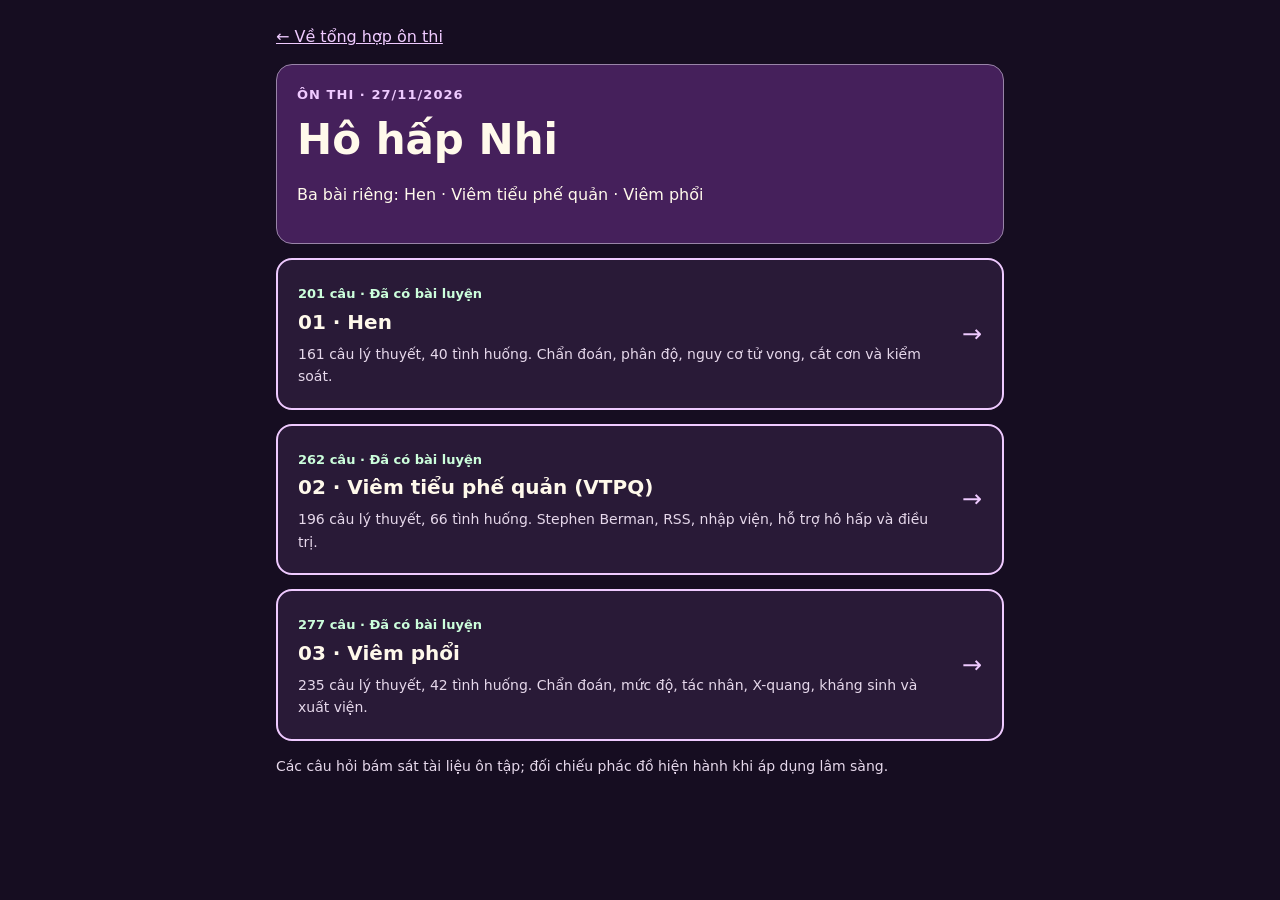
<file: on-thi/ho-hap.html>
<!doctype html><html lang="vi"><head><meta charset="utf-8"><meta name="viewport" content="width=device-width,initial-scale=1"><meta name="theme-color" content="#160d21"><title>Ôn Hô hấp Nhi Y6</title><style>
*{box-sizing:border-box}body{margin:0;background:#160d21;color:#fff9eb;font:16px/1.6 system-ui,sans-serif}main{max-width:760px;margin:auto;padding:24px 16px}a{color:#efcaff}h1{font-size:clamp(28px,6vw,42px);line-height:1.2;margin:10px 0}h2{font-size:20px;margin:0}.hero,.item{background:#291a37;border:1px solid #9984a8;border-radius:16px;padding:20px;margin:14px 0}.hero{background:#45205b}.tag{color:#efcaff;font-size:13px;font-weight:750;letter-spacing:.08em}.muted{color:#e6d8eb;font-size:14px}.item{display:flex;gap:14px;align-items:center;text-decoration:none;color:inherit}.item>div{flex:1}.item p{margin:5px 0 0}.active{border:2px solid #efcaff}.active:hover{background:#392749}.badge{color:#ccffdc;font-weight:650;font-size:13px}.arrow{font-size:24px;color:#efcaff}a:focus-visible{outline:3px solid #efcaff;outline-offset:4px}</style></head><body><main><a href="../on-thi.html">← Về tổng hợp ôn thi</a><header class="hero"><div class="tag">ÔN THI · 27/11/2026</div><h1>Hô hấp Nhi</h1><p>Ba bài riêng: Hen · Viêm tiểu phế quản · Viêm phổi</p></header><a class="item active" href="./hen.html"><div><span class="badge">201 câu · Đã có bài luyện</span><h2>01 · Hen</h2><p class="muted">161 câu lý thuyết, 40 tình huống. Chẩn đoán, phân độ, nguy cơ tử vong, cắt cơn và kiểm soát.</p></div><span class="arrow" aria-hidden="true">→</span></a><a class="item active" href="./vtpq.html"><div><span class="badge">262 câu · Đã có bài luyện</span><h2>02 · Viêm tiểu phế quản (VTPQ)</h2><p class="muted">196 câu lý thuyết, 66 tình huống. Stephen Berman, RSS, nhập viện, hỗ trợ hô hấp và điều trị.</p></div><span class="arrow" aria-hidden="true">→</span></a><a class="item active" href="./viem-phoi.html"><div><span class="badge">277 câu · Đã có bài luyện</span><h2>03 · Viêm phổi</h2><p class="muted">235 câu lý thuyết, 42 tình huống. Chẩn đoán, mức độ, tác nhân, X-quang, kháng sinh và xuất viện.</p></div><span class="arrow" aria-hidden="true">→</span></a><p class="muted">Các câu hỏi bám sát tài liệu ôn tập; đối chiếu phác đồ hiện hành khi áp dụng lâm sàng.</p></main></body></html>
</file>
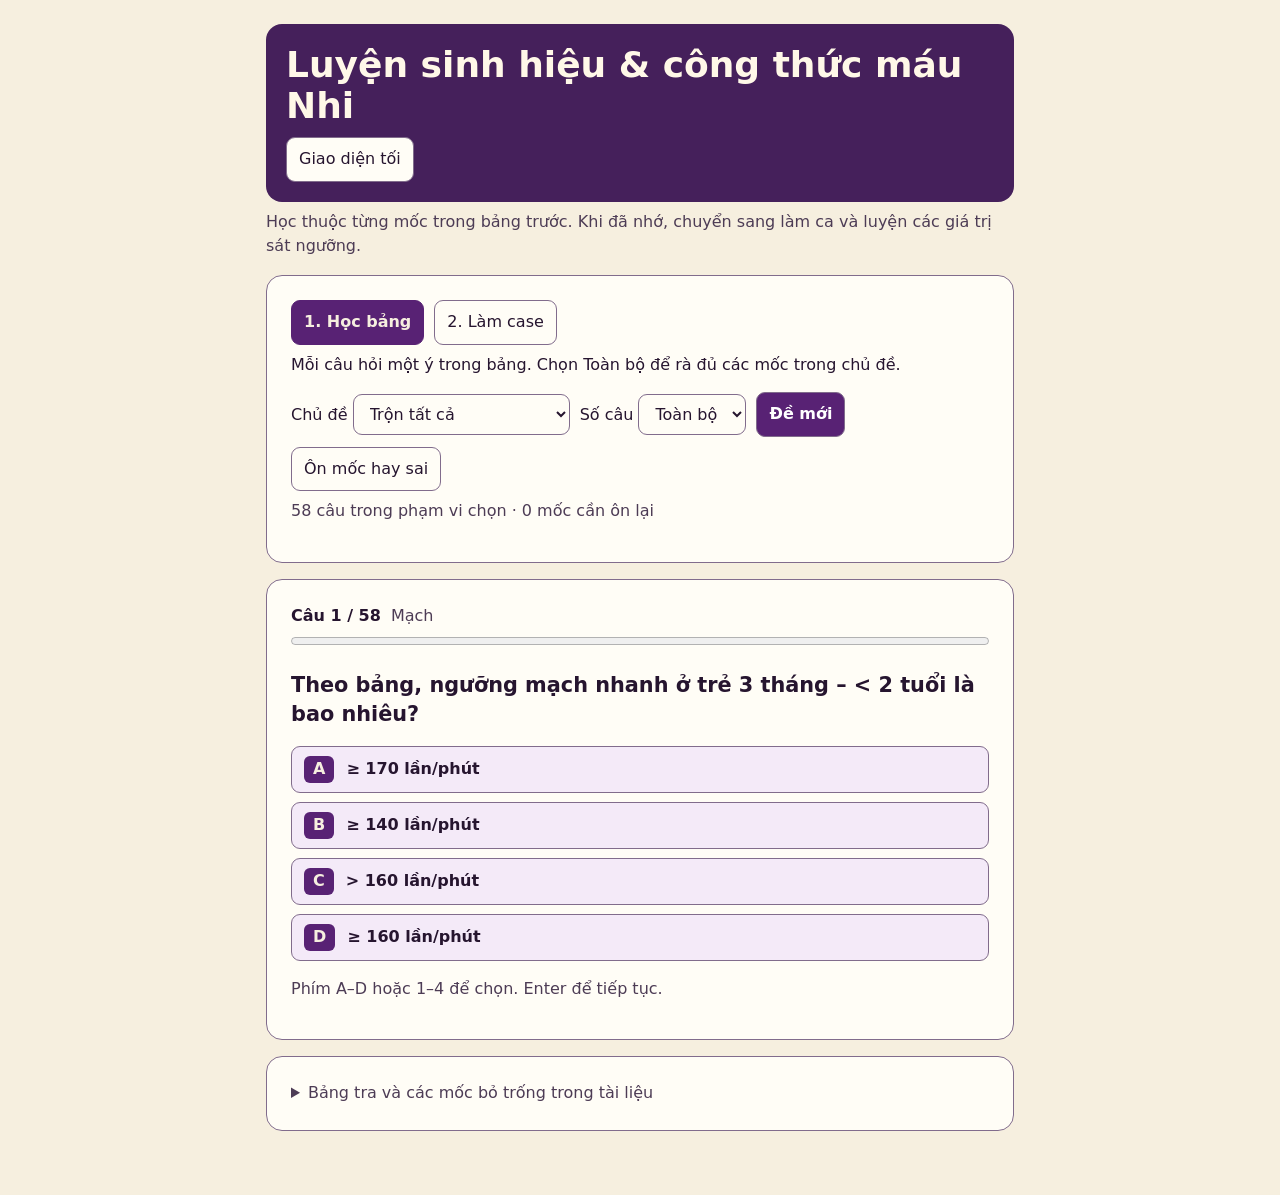
<file: on-thi/sinh-hieu.html>
<!doctype html>
<html lang="vi"><meta charset="utf-8"><meta name="viewport" content="width=device-width,initial-scale=1">
<title>Luyện sinh hiệu & công thức máu Nhi</title>
<style>
:root{color-scheme:dark;--bg:#101827;--card:#192539;--ink:#f3f6fc;--dim:#b7c6db;--line:#435675;--accent:#95ebd1;--good:#a4f3c4;--bad:#ffb5b2} :root.light{color-scheme:light;--bg:#eef3fa;--card:white;--ink:#142239;--dim:#435675;--line:#9aaac0;--accent:#076353;--good:#116339;--bad:#9f2822}
*{box-sizing:border-box} body{margin:0;background:var(--bg);color:var(--ink);font:1rem/1.55 system-ui,sans-serif} main{max-width:780px;margin:auto;padding:24px 16px 48px} header,nav,.bar{display:flex;flex-wrap:wrap;align-items:center;gap:10px} header{justify-content:space-between} h1{font-size:clamp(1.5rem,5vw,2.25rem);line-height:1.15;margin:0} h2{font-size:1.3rem;line-height:1.4} p{margin:8px 0 14px} .muted,summary{color:var(--dim)} section,details{padding:clamp(14px,4vw,24px);background:var(--card);border:1px solid var(--line);border-radius:16px;margin:16px 0} button,select{font:inherit;color:inherit;background:var(--card);border:1px solid var(--line);border-radius:9px;padding:9px 12px;cursor:pointer} button[aria-pressed="true"]{border-color:var(--accent);color:var(--accent);font-weight:750} button:hover:not(:disabled){border-color:var(--accent)} button:focus-visible,select:focus-visible,summary:focus-visible{outline:2px solid var(--accent);outline-offset:3px} .primary{background:var(--accent);color:var(--bg);font-weight:750} .light .primary{color:white} .answers{display:grid;gap:9px;margin:16px 0} .answers button{text-align:left;display:flex;gap:12px} .answers b{color:var(--accent)} .answers .right{border:2px solid var(--good);color:var(--good)} .answers .wrong{border:2px solid var(--bad);color:var(--bad)} button:disabled{cursor:default;opacity:1} progress{width:100%;accent-color:var(--accent)} .feedback{border-left:3px solid var(--accent);padding-left:12px;margin-bottom:16px} table{border-collapse:collapse;width:100%;margin:8px 0 18px} td,th{text-align:left;padding:7px;border-bottom:1px solid var(--line)} .scroll{overflow:auto} summary{cursor:pointer} [hidden]{display:none!important}
:root{--bg:#160d21;--card:#291a37;--ink:#fff9eb;--dim:#e6d8eb;--line:#9984a8;--accent:#efcaff;--good:#ccffdc;--bad:#ffe0df;--choice:#392749;--okbg:#15452b;--errbg:#641d30}:root.light{--bg:#f6efdf;--card:#fffdf6;--ink:#26152f;--dim:#4d3c55;--line:#816c8c;--accent:#582274;--good:#074c29;--bad:#83132a;--choice:#f4eaf8;--okbg:#d2f6df;--errbg:#ffe0e2}header{background:#45205b;color:#fff8e8;padding:20px;border-radius:16px}header button{color:var(--ink)}.answers button{background:var(--choice);align-items:center;font-weight:600}.answers b{background:var(--accent);color:var(--bg);border-radius:6px;padding:1px 9px}.answers .right{background:var(--okbg)}.answers .wrong{background:var(--errbg)}button[aria-pressed=true]{background:var(--accent);color:var(--bg)}
</style>
<main>
<header><h1>Luyện sinh hiệu &amp; công thức máu Nhi</h1><button id="theme" type="button">Giao diện sáng</button></header>
<p class="muted">Học thuộc từng mốc trong bảng trước. Khi đã nhớ, chuyển sang làm ca và luyện các giá trị sát ngưỡng.</p>
<section>
<nav aria-label="Chặng luyện">
<button id="theory" aria-pressed="true">1. Học bảng</button>
<button id="cases" aria-pressed="false">2. Làm case</button>
</nav>
<p id="phase"></p>
<nav aria-label="Thiết lập lượt luyện">
<label>Chủ đề <select id="topic"><option value="">Trộn tất cả</option></select></label>
<label>Số câu <select id="length"><option value="all" selected>Toàn bộ</option><option>10</option><option>20</option><option>40</option></select></label>
<button id="start" class="primary">Đề mới</button><button id="retry">Ôn mốc hay sai</button>
</nav>
<p id="status" class="muted" role="status"></p>
</section>
<section id="quiz">
<div class="bar"><strong id="counter"></strong><span id="tag" class="muted"></span></div>
<progress id="progress" aria-label="Tiến độ lượt luyện"></progress>
<h2 id="question" tabindex="-1"></h2>
<div class="answers" id="answers"></div>
<div id="feedback" class="feedback" aria-live="polite" hidden></div>
<button id="next" class="primary" hidden>Câu tiếp</button>
<p class="muted">Phím A–D hoặc 1–4 để chọn. Enter để tiếp tục.</p>
</section>
<section id="results" hidden></section>
<details><summary>Bảng tra và các mốc bỏ trống trong tài liệu</summary><div id="reference" class="scroll"></div></details>
</main>
<script>
'use strict';
const topics=['Nhịp thở & sốt','Mạch','Huyết áp','Hemoglobin','MCV, MCH & tiểu cầu','WBC & Neutrophil'];
const bank=[];
const refs=[];
const fmt=n=>String(Number(n.toFixed(3))).replace('.',',');
const signed=(s,n,u)=>s+' '+fmt(n)+' '+u;
const add=(t,id,q,choices,why,mode="case")=>bank.push({t,id,key:bank.length,q,choices,why,mode});
const breaths=[['< 2 tháng',60,1],['2 tháng – < 1 tuổi',50,2,11],['1 – < 5 tuổi',40,12,59],['≥ 5 tuổi',20,60,72]];
const pulses=[['1 – < 3 tháng',170,120,1,2],['3 tháng – < 2 tuổi',160,100,3,23],['2 – < 6 tuổi',140,80,24,71],['6 – < 12 tuổi',130,70,72,143],['12 – < 16 tuổi',120,60,144,180]];
const hb=[['2 – < 6 tháng',9.5,null,null,[2,5]],['6 tháng – < 6 tuổi',11,10,7,[6,12,71]],['6 – < 12 tuổi',11.5,11,8,[72,120,143]],['Nữ > 12 tuổi',12,11,8,[156,168]],['Nam > 12 tuổi',13,11,8,[156,168]]];
const wbc=[['2 tháng – < 2 tuổi',17.5,2,12,23],['2 – < 6 tuổi',15.5,24,48,71],['≥ 6 tuổi',13.5,72,84,120]];
const age=m=>m<12?m+' tháng':m%12?(Math.floor(m/12)+' tuổi '+m%12+' tháng'):(m/12+' tuổi');
const threshold=(t,id,label,sign,n,unit,near,context='')=>{
  const correct=signed(sign,n,unit);
  const mode=t===2&&context?'case':'theory';
  const flip={'≥':'>','>':'≥','<':'≤','≤':'<'}[sign];
  add(t,id,'Theo bảng, ngưỡng '+label+' là bao nhiêu? '+context,
    [correct,signed(flip,n,unit),...near.map(x=>signed(sign,x,unit))].slice(0,4),
    'Mốc cần nhớ: '+correct+'. '+(['≥','≤'].includes(sign)?'Giá trị đúng bằng ngưỡng được tính.':'Giá trị đúng bằng ngưỡng nằm ngoài tiêu chuẩn này.'),mode);
};
function boundary(t,id,stem,n,step,unit,sign){
  // Use single-answer sets with three nearby values on the opposite side of the cut-off.
  const inclusive=sign==='≥'||sign==='≤';
  const direction=sign==='≥'||sign==='>'?1:-1;
  const why='Ngưỡng là '+signed(sign,n,unit)+'. '+(inclusive?'Tính cả giá trị bằng ngưỡng.':'Dấu bất đẳng thức là dấu nghiêm ngặt.');
  for(const at of [true,false]){
    const start=n+(at?(inclusive?0:direction*step):(inclusive?-direction*step:0));
    const other=n+(at?(inclusive?-direction*step:0):(inclusive?0:direction*step));
    const values=[start,...[0,1,2].map(i=>other+(at?-1:1)*direction*i*step)];
    add(t,id,stem+' Giá trị nào '+(at?'đạt':'chưa đạt')+' tiêu chuẩn này?',values.map(x=>fmt(x)+' '+unit),why);
  }
}
refs.push(['Nhịp thở',['Tuổi','Thở nhanh (lần/phút)'],breaths.map(([a,n])=>[a,'≥ '+n])]);
breaths.forEach(([a,n,...ages],i)=>{
  threshold(0,'thở'+i,'thở nhanh ở trẻ '+a,'≥',n,'lần/phút',breaths.filter(x=>x[1]!==n).sort((x,y)=>Math.abs(x[1]-n)-Math.abs(y[1]-n)).slice(0,2).map(x=>x[1]));
  ages.forEach(m=>boundary(0,'thở'+i,'Trẻ '+age(m)+'. Xét tiêu chuẩn thở nhanh.',n,1,'lần/phút','≥'));
});
threshold(0,'sốt','sốt khi đo nhiệt độ hậu môn','>',38,'°C',[37.5,38.5]);
boundary(0,'sốt','Đo nhiệt độ hậu môn. Xét tiêu chuẩn sốt theo file.',38,0.1,'°C','>');
refs.push(['Mạch khi trẻ nằm yên, không sốt',['Tuổi','Nhanh (lần/phút)','Chậm (lần/phút)'],pulses.map(([a,h,l])=>[a,'≥ '+h,'≤ '+l])]);
pulses.forEach(([a,h,l,...ages],i)=>{
  [h,l].forEach((n,j)=>{
    const label=j?'mạch chậm':'mạch nhanh',sign=j?'≤':'≥',id='mạch'+i+j;
    const neighbors=pulses.map(x=>x[j+1]).filter(x=>x!==n).sort((x,y)=>Math.abs(x-n)-Math.abs(y-n));
    threshold(1,id,label+' ở trẻ '+a,sign,n,'lần/phút',neighbors.slice(0,2));
    ages.forEach(m=>boundary(1,id,'Trẻ '+age(m)+' nằm yên, không sốt. Xét tiêu chuẩn '+label+'.',n,1,'lần/phút',sign));
  });
  const near=pulses[i===0?1:i-1];
  add(1,'mạch'+i+'0','Ở trẻ '+a+' nằm yên, không sốt, cặp ngưỡng mạch nhanh / mạch chậm nào đúng (lần/phút)?',
    ['≥ '+h+' / ≤ '+l,'≥ '+near[1]+' / ≤ '+l,'≥ '+h+' / ≤ '+near[2],'≥ '+near[1]+' / ≤ '+near[2]],'Nhóm '+a+' có mạch nhanh từ '+h+' và mạch chậm từ '+l+' trở xuống.');
});
add(1,'đo mạch','Chọn điều kiện đo mạch phù hợp để đối chiếu bảng theo tuổi.',['Trẻ nằm yên và không sốt','Trẻ nằm yên nhưng đang sốt','Trẻ vừa vận động và không sốt','Trẻ đang khóc và không sốt'],'Bảng mạch trong file áp dụng khi trẻ nằm yên và không sốt.','theory');
refs.push(['Hạ huyết áp',['Tuổi','HATT (mmHg)'],[['1 – < 12 tháng','< 70'],['1 – 10 tuổi','< 70 + 2 × tuổi'],['> 10 tuổi','< 90']]]);
[1,11,12,24,36,48,60,72,84,96,108,120,132,156].forEach(m=>{
  const id=m<12?'ha nhũ nhi':m<=120?'ha công thức':'ha lớn';
  const n=m<12?70:m<=120?70+2*(m/12):90;
  if(m>=12&&m<=120) threshold(2,id,'HATT giảm ở trẻ '+age(m),'<',n,'mmHg',[n-2,n+2],'Dùng công thức theo tuổi.');
  boundary(2,id,'Trẻ '+age(m)+'. Xét tiêu chuẩn HATT giảm.',n,1,'mmHg','<');
});
add(2,'ha công thức','Công thức nào dùng để xác định HATT giảm ở trẻ từ 1 đến 10 tuổi, với n là tuổi tính theo năm?',['< 70 + 2n','≤ 70 + 2n','< 70 + n','< 80 + 2n'],'HATT phải thấp hơn 70 + 2n mmHg. Trẻ 10 tuổi có ngưỡng < 90 mmHg.','theory');
refs.push(['Hemoglobin (g/dL)',['Tuổi / giới','Thiếu máu','Nhẹ','Trung bình','Nặng'],hb.map(([a,n,l,b])=>[a,'< '+fmt(n),l===null?'—':fmt(l)+' – '+fmt(n-0.1),b===null?'—':fmt(b)+' – '+fmt(l-0.1),b===null?'—':'< '+fmt(b)])]);
hb.forEach(([a,n,l,b,ages],i)=>{
  threshold(3,'hb'+i,'thiếu máu ở nhóm '+a,'<',n,'g/dL',hb.map(x=>x[1]).filter(x=>x!==n).sort((x,y)=>Math.abs(x-n)-Math.abs(y-n)).slice(0,2));
  const sex=i===3?'Nữ ':i===4?'Nam ':'Trẻ ';
  ages.forEach(m=>{
    boundary(3,'hb'+i,sex+age(m)+'. Xét tiêu chuẩn thiếu máu.',n,0.1,'g/dL','<');
    if(l===null)return;
    const labels=['Chưa đạt ngưỡng thiếu máu','Thiếu máu nhẹ','Thiếu máu trung bình','Thiếu máu nặng'];
    [...new Set([n,n-0.1,l,l-0.1,b,b-0.1,10.9,11.0,11.5,12.0])].forEach(v=>{
      const k=v>=n?0:v>=l?1:v>=b?2:3;
      add(3,'hb'+i+' độ',sex+age(m)+', Hb '+fmt(v)+' g/dL. Phân độ theo bảng?',
        [labels[k],...labels.filter((_,j)=>j!==k)],'Nhóm '+a+': nhẹ '+fmt(l)+'–'+fmt(n-0.1)+', trung bình '+fmt(b)+'–'+fmt(l-0.1)+', nặng < '+fmt(b)+' g/dL.');
    });
  });
});
add(3,'hb giới','Hai trẻ 13 tuổi, cùng Hb 12,0 g/dL, một nam và một nữ. Kết quả đối chiếu bảng là gì?',['Nam thiếu máu nhẹ, nữ chưa đạt ngưỡng thiếu máu','Nữ thiếu máu nhẹ, nam chưa đạt ngưỡng thiếu máu','Cả hai thiếu máu nhẹ','Cả hai chưa đạt ngưỡng thiếu máu'],'Nam > 12 tuổi có ngưỡng < 13 g/dL. Nữ > 12 tuổi có ngưỡng < 12 g/dL.');
const indices=[['MCV',70,85,'fL',1],['MCH',27,31,'pg',1],['PLT',150,450,'K/µL',1]];
refs.push(['Chỉ số hồng cầu và tiểu cầu',['Chỉ số','Giảm','Tăng'],indices.map(([a,l,h,u])=>[a,signed('<',l,u),signed('>',h,u)])]);
indices.forEach(([name,l,h,u,step])=>{
  threshold(4,name+' giảm',name+' giảm','<',l,u,[l-5,l+5]);
  threshold(4,name+' tăng',name+' tăng','>',h,u,[h-5,h+5]);
  [['giảm',l,'<'],['tăng',h,'>']].forEach(([direction,n,s])=>boundary(4,name+' '+direction,'Xét tiêu chuẩn '+name+' '+direction+' theo bảng.',n,step,u,s));
});
refs.push(['Bạch cầu',['Chỉ số / tuổi','Ngưỡng'],[['WBC giảm','< 4 K/µL'],...wbc.map(([a,n])=>['WBC tăng, '+a,'≥ '+fmt(n)+' K/µL']),['Neu tăng','> +2 SD'],['Neu giảm, < 1 tuổi','< 1.000/mm³'],['Neu giảm, > 1 tuổi','< 1.500/mm³']]]);
wbc.forEach(([a,n,...ages],i)=>{
  threshold(5,'wbc'+i,'WBC tăng ở trẻ '+a,'≥',n,'K/µL',wbc.map(x=>x[1]).filter(x=>x!==n));
  ages.forEach(m=>boundary(5,'wbc'+i,'Trẻ '+age(m)+'. Xét tiêu chuẩn WBC tăng.',n,0.1,'K/µL','≥'));
});
threshold(5,'wbc giảm','WBC giảm','<',4,'K/µL',[3.5,4.5]);
boundary(5,'wbc giảm','Xét tiêu chuẩn WBC giảm.',4,0.1,'K/µL','<');
[ [10,1000],[13,1500] ].forEach(([m,n])=>{
  const id='neu'+m;
  threshold(5,id,'giảm số lượng Neu tuyệt đối ở trẻ '+age(m),'<',n,'/mm³',[n===1000?1500:1000,2000]);
  boundary(5,id,'Trẻ '+age(m)+'. Xét tiêu chuẩn giảm số lượng Neu tuyệt đối.',n,1,'/mm³','<');
});
[[8,1,90],[14,2,65],[36,2,75],[9,2,50],[60,5,18]].forEach(([m,w,p])=>{
  const n=w*p*10,cut=m<12?1000:1500;
  add(5,m<12?'neu10':'neu13','Trẻ '+age(m)+', WBC '+fmt(w)+' K/µL, Neu '+p+'%. Số lượng Neu tuyệt đối và nhận định nào đúng?',
    [n+'/mm³ · '+(n<cut?'giảm':'chưa đạt ngưỡng giảm'),n+'/mm³ · '+(n<cut?'chưa đạt ngưỡng giảm':'giảm'),n*10+'/mm³ · chưa đạt ngưỡng giảm',n/10+'/mm³ · giảm'],
    'Số lượng Neu tuyệt đối = '+fmt(w)+' × 1.000 × '+p+'% = '+n+'/mm³. Ngưỡng giảm ở tuổi này là < '+cut+'/mm³.');
});
add(5,'neu tăng','Theo file, tiêu chí nào được dùng để nhận diện Neu tăng?',['Số lượng Neu vượt +2 SD','Số lượng Neu bằng +2 SD','Số lượng Neu ≥ 1.500/mm³','Tỷ lệ Neu > 50%'],'Tài liệu ghi > +2 SD cho Neu tăng. 1.500/mm³ là mốc dùng để xét Neu giảm ở trẻ > 1 tuổi.','theory');
function fact(t,id,q,choices,why){
  add(t,id,q,choices,why,'theory');
}
threshold(2,'ha nhũ nhi','HATT giảm ở trẻ 1 tháng – < 12 tháng','<',70,'mmHg',[72,90]);
threshold(2,'ha lớn','HATT giảm ở trẻ > 10 tuổi','<',90,'mmHg',[88,92]);
fact(2,'ha chỉ số','Dùng chỉ số nào để đối chiếu ngưỡng hạ huyết áp theo bảng?',
  ['Huyết áp tâm thu','Huyết áp tâm trương','Huyết áp trung bình','Hiệu áp'],'Các ngưỡng 70, 70 + 2n và 90 mmHg áp dụng cho huyết áp tâm thu.');
fact(0,'đo sốt','Ngưỡng sốt > 38°C trong file áp dụng cho vị trí đo nào?',
  ['Hậu môn','Nách','Miệng','Tai'],'File ghi nhiệt độ hậu môn > 38°C.');
[['nhanh',95,5],['chậm',5,95]].forEach(([label,n,opposite])=>{
  fact(1,'bách phân vị '+label,'Ngưỡng mạch '+label+' trong bảng tương ứng bách phân vị nào theo tuổi?',
    [n,opposite,50,label==='nhanh'?90:10].map(x=>'Bách phân vị thứ '+x),
    'File ghi mạch '+label+' tương ứng bách phân vị thứ '+n+' theo tuổi, lúc trẻ nằm yên và không sốt.');
});
hb.forEach(([a,n,l,b],i)=>{
  if(l===null){
    fact(3,'hb'+i+' độ','Bảng ghi gì về phân độ thiếu máu ở nhóm '+a+'?',
      ['Chỉ ghi ngưỡng thiếu máu','Có đủ ba mức nhẹ, trung bình và nặng','Chỉ ghi phân độ nhẹ và nặng','Chỉ ghi phân độ nặng'],
      'Ở nhóm này file ghi Hb < 9,5 g/dL là thiếu máu. Các ô phân độ để trống.');
    return;
  }
  const band=(low,high)=>fmt(low)+'–'+fmt(high)+' g/dL';
  fact(3,'hb'+i+' độ','Nhóm '+a+' có khoảng Hb thiếu máu nhẹ là bao nhiêu?',
    [band(l,n-0.1),band(l-0.1,n-0.1),band(l,n),band(l+0.1,n-0.1)],
    'Mức nhẹ từ '+fmt(l)+' đến '+fmt(n-0.1)+' g/dL theo bảng.');
  fact(3,'hb'+i+' độ','Nhóm '+a+' có khoảng Hb thiếu máu trung bình là bao nhiêu?',
    [band(b,l-0.1),band(b-0.1,l-0.1),band(b,l),band(b+0.1,l-0.1)],
    'Mức trung bình từ '+fmt(b)+' đến '+fmt(l-0.1)+' g/dL theo bảng.');
  threshold(3,'hb'+i+' độ','thiếu máu nặng ở nhóm '+a,'<',b,'g/dL',[b-1,b+1]);
});
fact(4,'MCH giảm','Trong file, MCH < 27 pg tương ứng nhận định nào?',
  ['Nhược sắc','Ưu sắc','Hồng cầu nhỏ','Giảm tiểu cầu'],'File dùng MCH < 27 pg cho nhược sắc.');
fact(4,'MCH tăng','Trong file, MCH > 31 pg tương ứng nhận định nào?',
  ['Ưu sắc','Nhược sắc','Hồng cầu to','Tăng tiểu cầu'],'File dùng MCH > 31 pg cho ưu sắc.');
fact(5,'wbc tăng sd','File mô tả ngưỡng WBC tăng theo phân bố tuổi bằng tiêu chí nào?',
  ['Vượt +2 SD theo tuổi','Vượt +1 SD theo tuổi','Thấp hơn −2 SD theo tuổi','Thấp hơn −1 SD theo tuổi'],
  'Phần mô tả ghi > +2 SD theo tuổi. Khi hỏi các mốc số cụ thể, dùng dấu ≥ đúng như bảng.');
fact(5,'neu10','Chọn công thức tính số lượng Neu tuyệt đối (/mm³) khi WBC ghi bằng K/µL.',
  ['WBC × 1.000 × (Neu% / 100)','WBC × (Neu% / 100)','WBC × 1.000 × Neu% dạng số nguyên','WBC × 1.000 ÷ Neu% dạng số nguyên'],
  'Đổi WBC từ K/µL sang tế bào/µL bằng cách nhân 1.000. Sau đó nhân tỷ phần Neu. 1 µL bằng 1 mm³.');

const $=id=>document.getElementById(id);
const storageKey='nhi-sinh-hieu-ctm-v1';
let storageOK=true;
let saved={stats:{},recent:[],light:true};
try{
  const previous=JSON.parse(localStorage.getItem(storageKey));
  if(previous?.stats && Array.isArray(previous.recent)) saved=previous;
  localStorage.setItem(storageKey,JSON.stringify(saved));
}catch{storageOK=false;}
function save(){
  try{localStorage.setItem(storageKey,JSON.stringify(saved));}
  catch{storageOK=false;}
}
function el(tag,value){
  const node=document.createElement(tag);
  if(value!==undefined)node.textContent=value;
  return node;
}
function shuffle(items){
  const copy=[...items];
  for(let i=copy.length-1;i>0;i--){
    const j=Math.floor(Math.random()*(i+1));
    [copy[i],copy[j]]=[copy[j],copy[i]];
  }
  return copy;
}
topics.forEach((name,i)=>{
  const option=el('option',name);
  option.value=i;
  $('topic').append(option);
});
refs.forEach(([title,head,rows])=>{
  const table=el('table'),header=table.createTHead().insertRow(),body=table.createTBody();
  head.forEach(label=>header.append(el('th',label)));
  rows.forEach(row=>{
    const tr=body.insertRow();
    row.forEach(value=>tr.append(el('td',value)));
  });
  $('reference').append(el('h2',title),table);
});
$('reference').append(el('p','Bảng dùng để ôn đúng tài liệu gốc. File bỏ trống nhóm đúng 12 tuổi ở bảng Hb, đúng 1 tuổi ở ngưỡng Neu giảm và phân độ Hb ở trẻ 2–< 6 tháng. Các câu MCV, MCH và PLT dùng ngưỡng chung ghi trong file.'));
function theme(){
  document.documentElement.classList.toggle('light',saved.light);
  $('theme').textContent=saved.light?'Giao diện tối':'Giao diện sáng';
}
$('theme').onclick=()=>{saved.light=!saved.light;save();theme();};
theme();
let mode="theory";
let round=[],position=0,pending=[],repeated=new Set(),missed=[],correct=0,answered=false,baseCount=0,reviewCount=0,current;
const weak=id=>saved.stats[id]?.debt||0;
function inScope(q){
  return q.mode===mode&&($('topic').value===''||String(q.t)===$('topic').value);
}
function switchMode(value){
  mode=value;
  $('theory').setAttribute('aria-pressed',String(mode==='theory'));
  $('cases').setAttribute('aria-pressed',String(mode==='case'));
  $('phase').textContent=mode==='theory'
    ? 'Mỗi câu hỏi một ý trong bảng. Chọn Toàn bộ để rà đủ các mốc trong chủ đề.'
    : 'Áp dụng bảng vào tình huống theo tuổi, phân độ và tính Neu tuyệt đối.';
  $('length').value=mode==='theory'?'all':'20';
  buildRound(false);
}
function status(){
  const count=bank.filter(inScope).length;
  $('status').textContent=count+' câu trong phạm vi chọn · '+new Set(bank.filter(q=>inScope(q)&&weak(q.id)>0).map(q=>q.id)).size+' mốc cần ôn lại'+(storageOK?'':' · Tiến độ chỉ lưu trong phiên này');
}
function buildRound(review){
  const pool=shuffle(bank.filter(q=>inScope(q)&&(!review||weak(q.id)>0)));
  if(!pool.length){
    $('status').textContent='Chưa có mốc hay sai trong chủ đề đang chọn.';
    return;
  }
  const recent=new Set(saved.recent);
  const groups=new Map();
  pool.forEach(q=>{
    if(!groups.has(q.id))groups.set(q.id,[]);
    groups.get(q.id).push(q);
  });
  const ordered=[...groups.values()].sort((a,b)=>weak(b[0].id)-weak(a[0].id));
  const want=$('length').value==='all'?pool.length:Math.min(Number($('length').value),pool.length);
  round=[];
  const used=new Set();
  // Sample each group once before returning to it. Prefer stems absent from the previous round.
  for(const excludeRecent of [true,false]){
    let added=true;
    while(added&&round.length<want){
      added=false;
      for(const group of ordered){
        const q=group.find(item=>!used.has(item.key)&&(!excludeRecent||!recent.has(item.key)));
        if(!q)continue;
        round.push({q,isReview:false});used.add(q.key);added=true;
        if(round.length===want)break;
      }
    }
  }
  saved.recent=round.map(item=>item.q.key);
  save();
  baseCount=round.length;position=0;correct=0;reviewCount=0;pending=[];missed=[];repeated=new Set();
  $('results').hidden=true;
  $('quiz').hidden=false;
  status();
  show(false);
}
function show(focus=true){
  current=round[position];
  answered=false;
  const {q,isReview}=current;
  $('counter').textContent=isReview?'Ôn lại mốc vừa sai':'Câu '+round.slice(0,position+1).filter(x=>!x.isReview).length+' / '+baseCount;
  $('tag').textContent=topics[q.t];
  $('progress').max=baseCount;
  $('progress').value=round.slice(0,position).filter(x=>!x.isReview).length;
  $('question').textContent=q.q;
  $('feedback').hidden=true;
  $('next').hidden=true;
  $('answers').replaceChildren();
  shuffle(q.choices.map((value,i)=>({value,isCorrect:i===0}))).forEach(({value,isCorrect},i)=>{
    const button=el('button');
    button.type='button';
    button.append(el('b','ABCD'[i]),el('span',value));
    button.dataset.correct=String(isCorrect);
    button.onclick=()=>answer(button);
    $('answers').append(button);
  });
  if(focus)$('question').focus();
}
function answer(button){
  if(answered)return;
  answered=true;
  const {q,isReview}=current;
  const hit=button.dataset.correct==='true';
  const item=saved.stats[q.id]||{debt:0};
  item.debt=hit?Math.max(0,item.debt-1):Math.min(6,item.debt+2);
  saved.stats[q.id]=item;
  save();
  status();
  if(!isReview&&hit)correct++;
  if(isReview&&hit)reviewCount++;
  if(!hit){
    missed.push({q,chosen:button.lastChild.textContent});
    if(!repeated.has(q.id)){
      repeated.add(q.id);
      const unavailable=new Set([...round.map(item=>item.q.key),...pending.map(item=>item.q.key)]);
      const alternatives=shuffle(bank.filter(other=>other.mode===mode&&other.id===q.id&&other.key!==q.key));
      const practice=alternatives.find(other=>!unavailable.has(other.key))||alternatives[0]||q;
      pending.push({q:practice,isReview:true,due:position+4});
    }
  }
  [...$('answers').children].forEach(option=>{
    option.disabled=true;
    if(option.dataset.correct==='true')option.classList.add('right');
    else if(option===button)option.classList.add('wrong');
  });
  $('feedback').replaceChildren(el('strong',hit?'Đúng rồi':'Chưa đúng · '+q.choices[0]),el('p',q.why));
  $('feedback').hidden=false;
  $('next').textContent=position===round.length-1&&!pending.length?'Xem kết quả':'Câu tiếp';
  $('next').hidden=false;
}
function next(){
  if(!answered)return;
  const i=pending.findIndex(item=>item.due<=position+1);
  if(i>=0||position===round.length-1&&pending.length){
    const [item]=pending.splice(i<0?0:i,1);
    round.splice(position+1,0,item);
  }
  position++;
  if(position<round.length){show();return;}
  $('quiz').hidden=true;
  $('results').hidden=false;
  const heading=el('h2',correct+'/'+baseCount+' câu đúng trong đề');
  heading.tabIndex=-1;
  $('results').replaceChildren(heading,el('p','Lượt ôn xen kẽ: '+reviewCount+'/'+(round.length-baseCount)+' câu đúng.'));
  if(missed.length){
    const details=el('details');
    details.append(el('summary','Xem '+missed.length+' lượt trả lời sai'));
    missed.forEach(({q,chosen})=>details.append(el('h2',q.q),el('p','Em chọn: '+chosen+' · Đáp án: '+q.choices[0]),el('p',q.why)));
    $('results').append(details);
  }
  const again=el('button','Làm đề mới');
  again.className='primary';
  again.onclick=()=>buildRound(false);
  $('results').append(again);
  if(mode==='theory'){
    const cases=el('button','Sang lượt làm case');
    cases.onclick=()=>switchMode('case');
    $('results').append(cases);
  }
  heading.focus();
}
$('theory').onclick=()=>switchMode('theory');
$('cases').onclick=()=>switchMode('case');
$('start').onclick=()=>buildRound(false);
$('retry').onclick=()=>buildRound(true);
$('topic').onchange=status;
$('next').onclick=next;
document.addEventListener('keydown',event=>{
  if($('quiz').hidden||event.altKey||event.ctrlKey||event.metaKey||event.repeat)return;
  if(event.target.closest?.('select,input,textarea,button,summary'))return;
  const key=event.key.toLowerCase();
  if(answered&&key==='enter'){event.preventDefault();next();return;}
  if(answered||!key||key.length!==1)return;
  const index='abcd'.includes(key)?'abcd'.indexOf(key):'1234'.indexOf(key);
  if(index>=0){event.preventDefault();$('answers').children[index].click();}
});
switchMode('theory');
</script>
</html>
</file>
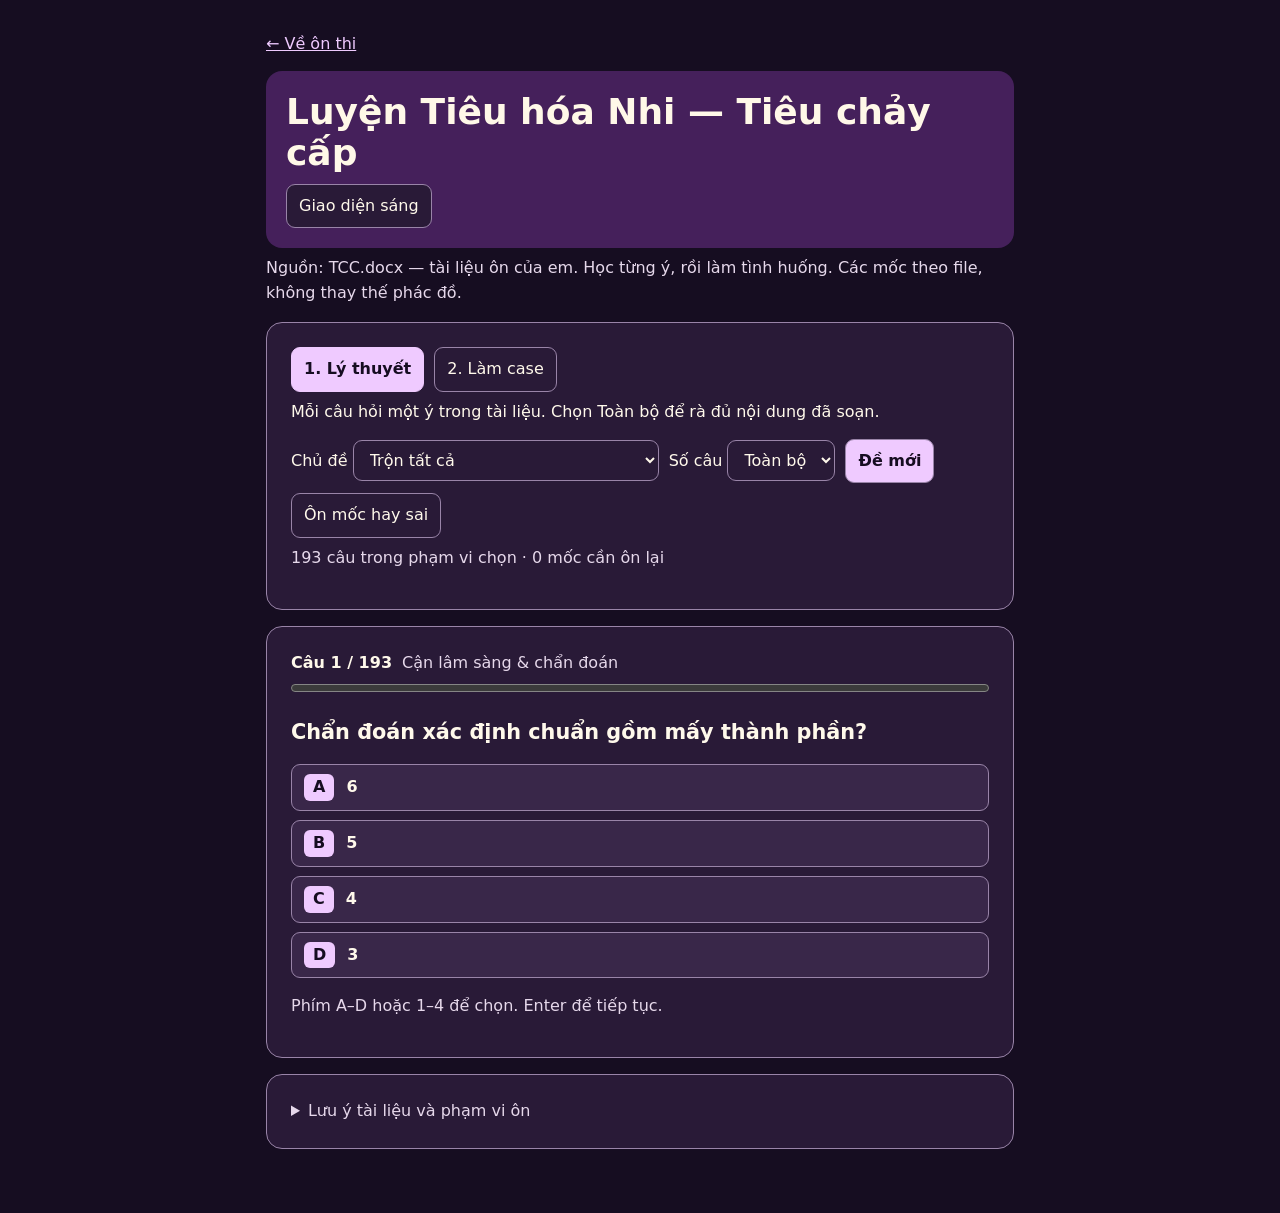
<file: on-thi/tieu-hoa.html>
<!doctype html>
<html lang="vi"><meta charset="utf-8"><meta name="viewport" content="width=device-width,initial-scale=1">
<title>Luyện Tiêu hóa Nhi — Tiêu chảy cấp</title>
<style>
:root{color-scheme:dark;--bg:#101827;--card:#192539;--ink:#f3f6fc;--dim:#b7c6db;--line:#435675;--accent:#95ebd1;--good:#a4f3c4;--bad:#ffb5b2} :root.light{color-scheme:light;--bg:#eef3fa;--card:white;--ink:#142239;--dim:#435675;--line:#9aaac0;--accent:#076353;--good:#116339;--bad:#9f2822}
*{box-sizing:border-box} body{margin:0;background:var(--bg);color:var(--ink);font:1rem/1.55 system-ui,sans-serif} main{max-width:780px;margin:auto;padding:24px 16px 48px} header,nav,.bar{display:flex;flex-wrap:wrap;align-items:center;gap:10px} header{justify-content:space-between} h1{font-size:clamp(1.5rem,5vw,2.25rem);line-height:1.15;margin:0} h2{font-size:1.3rem;line-height:1.4} p{margin:8px 0 14px} .muted,summary{color:var(--dim)} section,details{padding:clamp(14px,4vw,24px);background:var(--card);border:1px solid var(--line);border-radius:16px;margin:16px 0} button,select{font:inherit;color:inherit;background:var(--card);border:1px solid var(--line);border-radius:9px;padding:9px 12px;cursor:pointer} button[aria-pressed="true"]{border-color:var(--accent);color:var(--accent);font-weight:750} button:hover:not(:disabled){border-color:var(--accent)} button:focus-visible,select:focus-visible,summary:focus-visible{outline:2px solid var(--accent);outline-offset:3px} .primary{background:var(--accent);color:var(--bg);font-weight:750} .light .primary{color:white} .answers{display:grid;gap:9px;margin:16px 0} .answers button{text-align:left;display:flex;gap:12px} .answers b{color:var(--accent)} .answers .right{border:2px solid var(--good);color:var(--good)} .answers .wrong{border:2px solid var(--bad);color:var(--bad)} button:disabled{cursor:default;opacity:1} progress{width:100%;accent-color:var(--accent)} .feedback{border-left:3px solid var(--accent);padding-left:12px;margin-bottom:16px} table{border-collapse:collapse;width:100%;margin:8px 0 18px} td,th{text-align:left;padding:7px;border-bottom:1px solid var(--line)} .scroll{overflow:auto} summary{cursor:pointer} [hidden]{display:none!important}
:root{--bg:#160d21;--card:#291a37;--ink:#fff9eb;--dim:#e6d8eb;--line:#9984a8;--accent:#efcaff;--good:#ccffdc;--bad:#ffe0df;--choice:#392749;--okbg:#15452b;--errbg:#641d30}:root.light{--bg:#f6efdf;--card:#fffdf6;--ink:#26152f;--dim:#4d3c55;--line:#816c8c;--accent:#582274;--good:#074c29;--bad:#83132a;--choice:#f4eaf8;--okbg:#d2f6df;--errbg:#ffe0e2}header{background:#45205b;color:#fff8e8;padding:20px;border-radius:16px}header button{color:var(--ink)}.answers button{background:var(--choice);align-items:center;font-weight:600}.answers b{background:var(--accent);color:var(--bg);border-radius:6px;padding:1px 9px}.answers .right{background:var(--okbg)}.answers .wrong{background:var(--errbg)}button[aria-pressed=true]{background:var(--accent);color:var(--bg)}
</style>
<main><p><a href='../on-thi.html' style='color:var(--accent)'>← Về ôn thi</a></p>
<header><h1>Luyện Tiêu hóa Nhi — Tiêu chảy cấp</h1><button id="theme" type="button">Giao diện sáng</button></header>
<p class="muted">Nguồn: TCC.docx — tài liệu ôn của em. Học từng ý, rồi làm tình huống. Các mốc theo file, không thay thế phác đồ.</p>
<section>
<nav aria-label="Chặng luyện">
<button id="theory" aria-pressed="true">1. Lý thuyết</button>
<button id="cases" aria-pressed="false">2. Làm case</button>
</nav>
<p id="phase"></p>
<nav aria-label="Thiết lập lượt luyện">
<label>Chủ đề <select id="topic"><option value="">Trộn tất cả</option></select></label>
<label>Số câu <select id="length"><option value="all" selected>Toàn bộ</option><option>10</option><option>20</option><option>40</option><option>60</option><option>100</option></select></label>
<button id="start" class="primary">Đề mới</button><button id="retry">Ôn mốc hay sai</button>
</nav>
<p id="status" class="muted" role="status"></p>
</section>
<section id="quiz">
<div class="bar"><strong id="counter"></strong><span id="tag" class="muted"></span></div>
<progress id="progress" aria-label="Tiến độ lượt luyện"></progress>
<h2 id="question" tabindex="-1"></h2>
<div class="answers" id="answers"></div>
<div id="feedback" class="feedback" aria-live="polite" hidden></div>
<button id="next" class="primary" hidden>Câu tiếp</button>
<p class="muted">Phím A–D hoặc 1–4 để chọn. Enter để tiếp tục.</p>
</section>
<section id="results" hidden></section>
<details><summary>Lưu ý tài liệu và phạm vi ôn</summary><div id="reference" class="scroll"></div></details>
</main>
<script>'use strict';const topics=["Định nghĩa & nguyên nhân","Mất nước & thất bại đường uống","Biến chứng","Cận lâm sàng & chẩn đoán","Nhập viện & bù dịch","Thuốc & kháng sinh","Dặn dò & tiên lượng","Dị ứng đạm sữa bò"];const bank=[{"t":0,"q":"Tiêu chảy được định nghĩa như thế nào trong tài liệu?","choices":["Phân lỏng hoặc nước ≥3 lần/ngày","Phân lỏng ≥2 lần/ngày","Phân lỏng >3 lần/ngày","Phân lỏng ≥5 lần/ngày"],"why":"Theo TCC.docx: Phân lỏng hoặc nước ≥3 lần/ngày.","mode":"theory","key":0,"id":"q0"},{"t":0,"q":"Tiêu chảy cấp kéo dài bao lâu?","choices":["<14 ngày","≤14 ngày","<7 ngày","≤21 ngày"],"why":"Theo TCC.docx: <14 ngày.","mode":"theory","key":1,"id":"q1"},{"t":0,"q":"Tiêu chảy trên 7 ngày gợi ý nguyên nhân nào trước tiên theo tài liệu?","choices":["Vi khuẩn","Siêu vi","Dị ứng đạm sữa bò chắc chắn","Lồng ruột chắc chắn"],"why":"Theo TCC.docx: Vi khuẩn.","mode":"theory","key":2,"id":"q2"},{"t":0,"q":"Tiêu chảy dưới 7 ngày, đã loại trừ các dấu gợi ý vi khuẩn và lồng ruột, hướng nhiều đến?","choices":["Siêu vi","Vi khuẩn","Lồng ruột","Viêm ruột thừa"],"why":"Theo TCC.docx: Siêu vi.","mode":"theory","key":3,"id":"q3"},{"t":0,"q":"Cần có bao nhiêu trong 5 dấu gợi ý để ưu tiên nghĩ vi khuẩn?","choices":["≥1","≥2","≥3","Đủ 5"],"why":"Theo TCC.docx: ≥1.","mode":"theory","key":4,"id":"q4"},{"t":0,"q":"Dạng phân nào nằm trong 3 dấu ưu tiên loại trừ vi khuẩn và nguyên nhân ngoại khoa?","choices":["Nhầy máu","Chỉ phân lỏng vàng","Phân sệt bình thường","Phân khuôn"],"why":"Theo TCC.docx: Nhầy máu.","mode":"theory","key":5,"id":"q5"},{"t":0,"q":"Dạng phân đục đặc biệt gợi ý vi khuẩn theo tài liệu?","choices":["Đục như nước vo gạo","Vàng trong như nước trà","Phân sệt xanh","Phân khuôn nâu"],"why":"Theo TCC.docx: Đục như nước vo gạo.","mode":"theory","key":6,"id":"q6"},{"t":0,"q":"Dấu hiệu toàn thân nào thuộc nhóm 3 dấu không nên vội quy cho siêu vi?","choices":["Vẻ mặt nhiễm trùng","Sốt nhẹ đơn độc","Khát nước đơn độc","Ăn hơi giảm"],"why":"Theo TCC.docx: Vẻ mặt nhiễm trùng.","mode":"theory","key":7,"id":"q7"},{"t":0,"q":"Bộ ba dấu cần ưu tiên loại trừ vi khuẩn/ngoại khoa là?","choices":["Nhầy máu, đục nước vo gạo, vẻ mặt nhiễm trùng","Sốt, ói, đau bụng","Mắt trũng, khát, véo da chậm","Tiêu ≥3 lần, sốt, bú kém"],"why":"Theo TCC.docx: Nhầy máu, đục nước vo gạo, vẻ mặt nhiễm trùng.","mode":"theory","key":8,"id":"q8"},{"t":0,"q":"Cơ địa nào là dấu thứ tư gợi ý vi khuẩn?","choices":["Suy dinh dưỡng nặng hoặc suy giảm miễn dịch","Suy dinh dưỡng nhẹ đơn độc","Thừa cân","Tiền căn viêm mũi dị ứng đơn độc"],"why":"Theo TCC.docx: Suy dinh dưỡng nặng hoặc suy giảm miễn dịch.","mode":"theory","key":9,"id":"q9"},{"t":0,"q":"Diễn tiến nào là dấu thứ năm gợi ý vi khuẩn?","choices":["Nhanh, nặng <24 giờ, như sốc hoặc mất nước nặng","Tiêu lỏng 2 ngày vẫn chơi","Sốt nhẹ 48 giờ","Tiêu lỏng 1 lần"],"why":"Theo TCC.docx: Nhanh, nặng <24 giờ, như sốc hoặc mất nước nặng.","mode":"theory","key":10,"id":"q10"},{"t":0,"q":"Chỉ có cơ địa suy giảm miễn dịch hoặc diễn tiến nặng nhanh thì tài liệu yêu cầu gì?","choices":["Phân biệt vi khuẩn và siêu vi","Khẳng định vi khuẩn ngay","Khẳng định siêu vi ngay","Loại trừ mọi nhiễm trùng"],"why":"Theo TCC.docx: Phân biệt vi khuẩn và siêu vi.","mode":"theory","key":11,"id":"q11"},{"t":0,"q":"Có dấu nhầy máu, theo cách tiếp cận của tài liệu nên làm gì?","choices":["Ưu tiên biện luận vi khuẩn và nguyên nhân khác, nhất là ngoại khoa","Chẩn đoán siêu vi ngay","Không cần đánh giá nguyên nhân","Khẳng định dị ứng đạm sữa bò"],"why":"Theo TCC.docx: Ưu tiên biện luận vi khuẩn và nguyên nhân khác, nhất là ngoại khoa.","mode":"theory","key":12,"id":"q12"},{"t":0,"q":"Có bao nhiêu dấu trong 4 dấu gợi ý lồng ruột để cần nghĩ đến và chỉ định siêu âm theo tài liệu?","choices":["≥1","≥2","≥3","Đủ 4"],"why":"Theo TCC.docx: ≥1.","mode":"theory","key":13,"id":"q13"},{"t":0,"q":"Kiểu đau bụng gợi ý lồng ruột?","choices":["Đau hoặc khóc thét từng cơn","Chỉ đau đầu","Đau cơ sau vận động","Đau họng khi nuốt"],"why":"Theo TCC.docx: Đau hoặc khóc thét từng cơn.","mode":"theory","key":14,"id":"q14"},{"t":0,"q":"Ngoài đau từng cơn, biểu hiện tiêu hóa nào gợi ý lồng ruột?","choices":["Ói nhiều","Ợ hơi một lần","Ăn ngon hơn","Phân khuôn"],"why":"Theo TCC.docx: Ói nhiều.","mode":"theory","key":15,"id":"q15"},{"t":0,"q":"Dạng phân nào có thể gợi ý lồng ruột?","choices":["Tiêu nhầy máu","Phân khuôn bình thường","Phân sệt vàng không triệu chứng","Phân xanh đơn độc"],"why":"Theo TCC.docx: Tiêu nhầy máu.","mode":"theory","key":16,"id":"q16"},{"t":0,"q":"Dấu khám bụng đặc hiệu được liệt kê cho lồng ruột?","choices":["Sờ được khối lồng","Gõ vang đơn thuần","Bụng mềm đơn độc","Nhu động nghe rõ đơn độc"],"why":"Theo TCC.docx: Sờ được khối lồng.","mode":"theory","key":17,"id":"q17"},{"t":0,"q":"Bốn dấu gợi ý lồng ruột trong tài liệu là?","choices":["Đau từng cơn, ói nhiều, nhầy máu, sờ khối lồng","Sốt, khát, mắt trũng, phù","Sốt, tiêu lỏng, ho, phát ban","Chướng bụng, ho, thiểu niệu, sốt"],"why":"Theo TCC.docx: Đau từng cơn, ói nhiều, nhầy máu, sờ khối lồng.","mode":"theory","key":18,"id":"q18"},{"t":0,"q":"Xét nghiệm hình ảnh ưu tiên để loại trừ lồng ruột theo tài liệu?","choices":["Siêu âm bụng","X-quang ngực","CT sọ não","Điện tim"],"why":"Theo TCC.docx: Siêu âm bụng.","mode":"theory","key":19,"id":"q19"},{"t":0,"q":"Điều kiện định hướng siêu vi theo tài liệu là?","choices":["Không có dấu gợi ý vi khuẩn và lồng ruột sau đánh giá","Chỉ cần trẻ sốt","Chỉ cần phân có nước","Chỉ cần trẻ còn uống được"],"why":"Theo TCC.docx: Không có dấu gợi ý vi khuẩn và lồng ruột sau đánh giá.","mode":"theory","key":20,"id":"q20"},{"t":1,"q":"Mất nước nặng tương ứng tỷ lệ mất cân nặng nào theo bảng?","choices":[">10%","5–10%","<5%","1–3%"],"why":"Theo TCC.docx: >10%.","mode":"theory","key":21,"id":"q21"},{"t":1,"q":"Có mất nước tương ứng mức nào?","choices":["5–10%",">10%","<1%","15–20%"],"why":"Theo TCC.docx: 5–10%.","mode":"theory","key":22,"id":"q22"},{"t":1,"q":"Cần bao nhiêu trong 4 dấu mất nước nặng để phân loại?","choices":["≥2","≥1","≥3","Đủ 4"],"why":"Theo TCC.docx: ≥2.","mode":"theory","key":23,"id":"q23"},{"t":1,"q":"Cần bao nhiêu trong 4 dấu có mất nước để phân loại?","choices":["≥2","≥1","≥3","Đủ 4"],"why":"Theo TCC.docx: ≥2.","mode":"theory","key":24,"id":"q24"},{"t":1,"q":"Tri giác gợi ý mất nước nặng?","choices":["Li bì hoặc hôn mê","Kích thích vật vã","Tỉnh táo chơi bình thường","Ngủ theo giờ thường lệ"],"why":"Theo TCC.docx: Li bì hoặc hôn mê.","mode":"theory","key":25,"id":"q25"},{"t":1,"q":"Tri giác gợi ý có mất nước?","choices":["Kích thích, vật vã","Hôn mê","Li bì sâu","Tỉnh vui vẻ"],"why":"Theo TCC.docx: Kích thích, vật vã.","mode":"theory","key":26,"id":"q26"},{"t":1,"q":"Dấu ở mắt có thể gặp ở cả hai nhóm mất nước?","choices":["Mắt trũng","Mắt đỏ","Chảy nước mắt nhiều","Phù mi"],"why":"Theo TCC.docx: Mắt trũng.","mode":"theory","key":27,"id":"q27"},{"t":1,"q":"Kiểu uống gợi ý mất nước nặng?","choices":["Không uống được hoặc uống rất kém","Khát, uống háo hức","Uống như bình thường","Đòi uống nhiều nhưng chơi khỏe"],"why":"Theo TCC.docx: Không uống được hoặc uống rất kém.","mode":"theory","key":28,"id":"q28"},{"t":1,"q":"Kiểu uống gợi ý có mất nước?","choices":["Khát, uống háo hức","Không uống được","Uống rất kém","Uống như bình thường"],"why":"Theo TCC.docx: Khát, uống háo hức.","mode":"theory","key":29,"id":"q29"},{"t":1,"q":"Dấu véo da mất rất chậm theo tài liệu là?","choices":[">2 giây","≥1 giây","<1 giây","Mất ngay"],"why":"Theo TCC.docx: >2 giây.","mode":"theory","key":30,"id":"q30"},{"t":1,"q":"Dấu véo da gợi ý có mất nước (không nặng)?","choices":["Mất chậm","Mất ngay","Mất rất chậm >2 giây","Không cần đánh giá"],"why":"Theo TCC.docx: Mất chậm.","mode":"theory","key":31,"id":"q31"},{"t":1,"q":"Bộ dấu mất nước nặng đúng?","choices":["Li bì/hôn mê, mắt trũng, uống rất kém/không uống, véo da rất chậm","Vật vã, mắt trũng, uống háo hức, véo da chậm","Sốt, ói, khát, đau bụng","Chi lạnh, phù, ho, phát ban"],"why":"Theo TCC.docx: Li bì/hôn mê, mắt trũng, uống rất kém/không uống, véo da rất chậm.","mode":"theory","key":32,"id":"q32"},{"t":1,"q":"Bộ dấu có mất nước đúng?","choices":["Vật vã, mắt trũng, khát uống háo hức, véo da chậm","Li bì, mắt trũng, không uống, véo da rất chậm","Sốt, ho, khát, ói","Phù, tím, hôn mê, co giật"],"why":"Theo TCC.docx: Vật vã, mắt trũng, khát uống háo hức, véo da chậm.","mode":"theory","key":33,"id":"q33"},{"t":1,"q":"Khi nào phân loại không mất nước?","choices":["Không đủ dấu để phân loại có mất nước hoặc mất nước nặng","Chỉ cần không sốt","Chỉ cần còn uống được","Chỉ cần không ói"],"why":"Theo TCC.docx: Không đủ dấu để phân loại có mất nước hoặc mất nước nặng.","mode":"theory","key":34,"id":"q34"},{"t":1,"q":"Mốc theo dõi nguy cơ thất bại đường uống trong tài liệu?","choices":["Tiêu và ói ≥5 lần/ngày","≥3 lần/ngày","≥8 lần/ngày mới theo dõi","≥10 lần/ngày"],"why":"Theo TCC.docx: Tiêu và ói ≥5 lần/ngày.","mode":"theory","key":35,"id":"q35"},{"t":1,"q":"Có nguy cơ thất bại đường uống khi có bao nhiêu trong 5 nhóm dấu?","choices":["≥1","≥2","≥3","Đủ 5"],"why":"Theo TCC.docx: ≥1.","mode":"theory","key":36,"id":"q36"},{"t":1,"q":"Tốc độ thải phân cao được gợi ý ở mức nào theo bảng?","choices":["10–20 mL/kg/giờ","5–10 mL/kg/ngày","20–30 mL/kg/ngày","50–100 mL/kg/giờ"],"why":"Theo TCC.docx: 10–20 mL/kg/giờ.","mode":"theory","key":37,"id":"q37"},{"t":1,"q":"Tiêu lượng nhiều theo số lần trong giờ là?","choices":["≥2 lần/giờ","≥1 lần/ngày","≥5 lần/giờ","≥8 lần/giờ"],"why":"Theo TCC.docx: ≥2 lần/giờ.","mode":"theory","key":38,"id":"q38"},{"t":1,"q":"Điều kiện để áp dụng tiêu ≥2 lần/giờ lượng nhiều?","choices":["Bệnh sử ngắn, các giờ trước nhập viện đều tiêu nhiều","Chỉ cần một giờ bất kỳ","Bệnh sử kéo dài nhiều tuần","Chỉ cần có sốt"],"why":"Theo TCC.docx: Bệnh sử ngắn, các giờ trước nhập viện đều tiêu nhiều.","mode":"theory","key":39,"id":"q39"},{"t":1,"q":"Ở trẻ mang tã, thế nào là lượng phân nhiều theo tài liệu?","choices":["Từ nửa tã trở lên hoặc đầy tã","Một vệt nhỏ","Chỉ có nhầy ít","Bất kỳ lượng nào"],"why":"Theo TCC.docx: Từ nửa tã trở lên hoặc đầy tã.","mode":"theory","key":40,"id":"q40"},{"t":1,"q":"Ở trẻ không mang tã, thế nào là tiêu lượng nhiều?","choices":["Đi thành dòng hoặc tóe nước","Chỉ són ít phân","Phân khuôn","Đi tiêu một ít nhầy"],"why":"Theo TCC.docx: Đi thành dòng hoặc tóe nước.","mode":"theory","key":41,"id":"q41"},{"t":1,"q":"Mốc tiêu hoặc ói lượng nhiều trong nhóm tiêu nhiều?","choices":["≥8 lần","≥3 lần","≥5 lần","≥12 lần mới tính"],"why":"Theo TCC.docx: ≥8 lần.","mode":"theory","key":42,"id":"q42"},{"t":1,"q":"Tiêu nhiều khi uống gì là một nhóm nguy cơ thất bại đường uống?","choices":["ORS","Chỉ nước ngọt","Chỉ nước trái cây","Chỉ sữa công thức"],"why":"Theo TCC.docx: ORS.","mode":"theory","key":43,"id":"q43"},{"t":1,"q":"Ói nhiều theo mốc trong tài liệu?","choices":["≥8 lần/ngày","≥3 lần/ngày","≥5 lần/ngày","≥12 lần/ngày"],"why":"Theo TCC.docx: ≥8 lần/ngày.","mode":"theory","key":44,"id":"q44"},{"t":1,"q":"Ngoài số lần, kiểu ói nào gợi nguy cơ thất bại đường uống?","choices":["Ói tất cả mọi thứ","Ói một lần rồi uống tốt","Chỉ trớ ít sau bú","Không ói"],"why":"Theo TCC.docx: Ói tất cả mọi thứ.","mode":"theory","key":45,"id":"q45"},{"t":1,"q":"Ăn uống kém theo tỷ lệ lượng ăn so với bình thường?","choices":["<50%","≤75%","<90%","<10% mới tính"],"why":"Theo TCC.docx: <50%.","mode":"theory","key":46,"id":"q46"},{"t":1,"q":"Dấu bụng nào thuộc 5 nhóm nguy cơ thất bại đường uống?","choices":["Chướng bụng, liệt ruột","Bụng mềm bình thường","Gan không to","Không đau bụng"],"why":"Theo TCC.docx: Chướng bụng, liệt ruột.","mode":"theory","key":47,"id":"q47"},{"t":1,"q":"Năm nhóm nguy cơ thất bại đường uống là?","choices":["Tiêu nhiều, tiêu nhiều khi uống ORS, ói nhiều, ăn uống kém, chướng bụng/liệt ruột","Sốt, ho, tiêu lỏng, phát ban, sổ mũi","Mắt trũng, khát, sốt, ho, đau họng","Nhầy máu, sốt, phù, đau đầu, phát ban"],"why":"Theo TCC.docx: Tiêu nhiều, tiêu nhiều khi uống ORS, ói nhiều, ăn uống kém, chướng bụng/liệt ruột.","mode":"theory","key":48,"id":"q48"},{"t":1,"q":"Trong nhóm tiêu nhiều, cần bao nhiêu trong 3 tiêu chuẩn về lượng/tần suất?","choices":["≥1","≥2","Đủ 3","Không cần tiêu chuẩn"],"why":"Theo TCC.docx: ≥1.","mode":"theory","key":49,"id":"q49"},{"t":2,"q":"Dấu ngoại biên gợi ý sốc trong tài liệu?","choices":["Chi lạnh","Chi ấm đơn độc","Mắt đỏ","Ho khan"],"why":"Theo TCC.docx: Chi lạnh.","mode":"theory","key":50,"id":"q50"},{"t":2,"q":"Biểu hiện bài niệu gợi ý sốc?","choices":["Thiểu niệu hoặc vô niệu","Đa niệu","Tiểu như thường","Tiểu trong không triệu chứng"],"why":"Theo TCC.docx: Thiểu niệu hoặc vô niệu.","mode":"theory","key":51,"id":"q51"},{"t":2,"q":"Biểu hiện toàn thân được liệt kê gợi ý sốc?","choices":["Vã mồ hôi","Ngứa da","Chảy mũi","Đau họng"],"why":"Theo TCC.docx: Vã mồ hôi.","mode":"theory","key":52,"id":"q52"},{"t":2,"q":"Những thông số cần chú ý để phát hiện sớm sốc theo tài liệu?","choices":["Nhiệt độ, mạch, CRT","Chỉ cân nặng","Chỉ SpO₂","Chỉ chiều cao"],"why":"Theo TCC.docx: Nhiệt độ, mạch, CRT.","mode":"theory","key":53,"id":"q53"},{"t":2,"q":"Kiểu thở gợi ý toan chuyển hóa?","choices":["Thở nhanh sâu","Thở chậm nông","Thở rít thanh quản đơn độc","Ngưng thở sinh lý"],"why":"Theo TCC.docx: Thở nhanh sâu.","mode":"theory","key":54,"id":"q54"},{"t":2,"q":"Rối loạn Na máu có thể biểu hiện bằng?","choices":["Rối loạn tri giác, co giật","Đau tai đơn độc","Ho khan đơn độc","Hắt hơi"],"why":"Theo TCC.docx: Rối loạn tri giác, co giật.","mode":"theory","key":55,"id":"q55"},{"t":2,"q":"Dấu tim mạch gợi rối loạn K máu?","choices":["Rối loạn nhịp tim","Tiếng thổi cơ năng đơn độc","Mạch đều bình thường","Đau họng"],"why":"Theo TCC.docx: Rối loạn nhịp tim.","mode":"theory","key":56,"id":"q56"},{"t":2,"q":"Dấu cơ gợi hạ kali máu?","choices":["Yếu cơ, yếu chi","Tăng sức cơ","Cứng gáy đơn độc","Run khi lạnh đơn độc"],"why":"Theo TCC.docx: Yếu cơ, yếu chi.","mode":"theory","key":57,"id":"q57"},{"t":2,"q":"Dấu tiêu hóa gợi hạ kali máu?","choices":["Chướng bụng","Ăn ngon hơn","Ợ hơi đơn độc","Nuốt đau"],"why":"Theo TCC.docx: Chướng bụng.","mode":"theory","key":58,"id":"q58"},{"t":2,"q":"Phản xạ gân xương trong hạ kali theo tài liệu?","choices":["Giảm","Tăng luôn luôn","Không bao giờ đổi","Chỉ mất phản xạ đồng tử"],"why":"Theo TCC.docx: Giảm.","mode":"theory","key":59,"id":"q59"},{"t":2,"q":"Xét nghiệm đánh giá rối loạn Na, K?","choices":["Điện giải đồ","Cấy phân","X-quang ngực","Soi phân"],"why":"Theo TCC.docx: Điện giải đồ.","mode":"theory","key":60,"id":"q60"},{"t":2,"q":"Khoảng Na bình thường theo tài liệu?","choices":["135–145 mmol/L","130–140 mmol/L","120–135 mmol/L","145–155 mmol/L"],"why":"Theo TCC.docx: 135–145 mmol/L.","mode":"theory","key":61,"id":"q61"},{"t":2,"q":"Khoảng K bình thường theo tài liệu?","choices":["3,5–5,1 mmol/L","2–3,5 mmol/L","3–4 mmol/L","5,1–6,5 mmol/L"],"why":"Theo TCC.docx: 3,5–5,1 mmol/L.","mode":"theory","key":62,"id":"q62"},{"t":2,"q":"Khi trẻ tiêu chảy có triệu chứng thần kinh, phải nghĩ ngay biến chứng nào có thể xử trí được tại giường?","choices":["Hạ đường huyết","Thiếu sắt mạn","Dị ứng phấn hoa","Cận thị"],"why":"Theo TCC.docx: Hạ đường huyết.","mode":"theory","key":63,"id":"q63"},{"t":2,"q":"Xét nghiệm tức thời khi nghi hạ đường huyết?","choices":["Đường huyết mao mạch tại giường","HbA1c","Cấy máu trước mọi việc","Chờ glucose đói ngày hôm sau"],"why":"Theo TCC.docx: Đường huyết mao mạch tại giường.","mode":"theory","key":64,"id":"q64"},{"t":2,"q":"Nếu xác nhận hạ đường huyết thì làm gì theo tài liệu?","choices":["Điều trị ngay","Chờ đủ xét nghiệm khác","Chỉ hẹn tái khám","Không xử trí nếu tiêu chảy"],"why":"Theo TCC.docx: Điều trị ngay.","mode":"theory","key":65,"id":"q65"},{"t":2,"q":"Tổn thương thận cấp liên quan mất dịch: nguyên tắc điều trị nêu trong file?","choices":["Bù dịch và đánh giá tình trạng dịch","Hạn chế dịch tuyệt đối cho mọi trẻ","Dùng lợi tiểu cho mọi trẻ","Không đánh giá bài niệu"],"why":"Theo TCC.docx: Bù dịch và đánh giá tình trạng dịch.","mode":"theory","key":66,"id":"q66"},{"t":2,"q":"Ngưỡng pH được ghi là một tiêu chí xem xét bù toan tĩnh mạch?","choices":["<7,2","≤7,35","<7,0",">7,45"],"why":"Đây là mốc ghi trong tài liệu ôn, không phải chỉ định bicarbonate tự động; cần đánh giá nguyên nhân, tưới máu và phác đồ.","mode":"theory","key":67,"id":"q67"},{"t":2,"q":"Ngưỡng HCO₃⁻ được ghi cho xem xét bù toan tĩnh mạch?","choices":["<15 mEq/L","<22 mEq/L","<10 mEq/L",">25 mEq/L"],"why":"Mốc trong tài liệu ôn; chỉ định bicarbonate thực tế phụ thuộc nguyên nhân và tình trạng lâm sàng.","mode":"theory","key":68,"id":"q68"},{"t":2,"q":"Ngưỡng kali rất thấp được tài liệu nêu để cân nhắc bù tĩnh mạch?","choices":["<2 mmol/L","<3,5 mmol/L","<5,1 mmol/L",">5,1 mmol/L"],"why":"Bù K tĩnh mạch phải có chỉ định, kiểm soát tốc độ, ECG và chức năng thận; không tiêm tĩnh mạch trực tiếp.","mode":"theory","key":69,"id":"q69"},{"t":2,"q":"Ngưỡng Na rất thấp được ghi để cân nhắc bù tĩnh mạch?","choices":["<120 mmol/L","<135 mmol/L","<145 mmol/L",">150 mmol/L"],"why":"Không suy ra loại dịch hoặc tốc độ chỉnh Na chỉ từ ngưỡng này; đánh giá triệu chứng và phác đồ.","mode":"theory","key":70,"id":"q70"},{"t":2,"q":"Ngoài mức điện giải rất thấp, điều gì là tiêu chí tài liệu nêu để cân nhắc bù tĩnh mạch?","choices":["Có triệu chứng lâm sàng","Không có triệu chứng và điện giải bình thường","Chỉ vì nhà xa","Chỉ vì trẻ đủ tháng"],"why":"Theo TCC.docx: Có triệu chứng lâm sàng.","mode":"theory","key":71,"id":"q71"},{"t":3,"q":"Công thức máu bắt buộc theo tài liệu trong trường hợp nào?","choices":["Tiêu chảy cấp có chỉ định nhập viện","Tất cả trẻ tiêu một lần","Chỉ khi có sốc","Chỉ khi không sốt"],"why":"Theo TCC.docx: Tiêu chảy cấp có chỉ định nhập viện.","mode":"theory","key":72,"id":"q72"},{"t":3,"q":"Soi phân bắt buộc theo tài liệu trong trường hợp nào?","choices":["Tiêu chảy cấp có chỉ định nhập viện","Chỉ khi tiêu ≥14 ngày","Chỉ khi CRP >100","Chỉ khi có lồng ruột"],"why":"Theo TCC.docx: Tiêu chảy cấp có chỉ định nhập viện.","mode":"theory","key":73,"id":"q73"},{"t":3,"q":"Ngưỡng hồng cầu trong soi phân bất thường theo bảng?","choices":["≥1+","≥2+","≥3+","Chỉ khi 4+"],"why":"Theo TCC.docx: ≥1+.","mode":"theory","key":74,"id":"q74"},{"t":3,"q":"Ngưỡng bạch cầu trong soi phân bất thường theo bảng?","choices":["≥2+","≥1+","≥3+","Chỉ khi 4+"],"why":"Theo TCC.docx: ≥2+.","mode":"theory","key":75,"id":"q75"},{"t":3,"q":"Quan hệ giữa hai tiêu chí soi phân bất thường?","choices":["Hồng cầu ≥1+ HOẶC bạch cầu ≥2+","Cả hai bắt buộc cùng có","Hồng cầu ≥2+ VÀ bạch cầu ≥1+","Cả hai phải ≥3+"],"why":"Theo TCC.docx: Hồng cầu ≥1+ HOẶC bạch cầu ≥2+.","mode":"theory","key":76,"id":"q76"},{"t":3,"q":"Cấy phân được chỉ định khi nào?","choices":["Nghĩ nguyên nhân vi khuẩn","Chỉ khi đã khẳng định siêu vi","Chỉ khi phân bình thường","Không bao giờ chỉ định"],"why":"Theo TCC.docx: Nghĩ nguyên nhân vi khuẩn.","mode":"theory","key":77,"id":"q77"},{"t":3,"q":"Hai nhóm chỉ định CRP nêu trong tài liệu?","choices":["Trẻ sốt hoặc tiêu chảy cấp do vi khuẩn","Trẻ không sốt và phân bình thường","Chỉ vì trẻ bú mẹ","Chỉ khi đã khỏi"],"why":"Theo TCC.docx: Trẻ sốt hoặc tiêu chảy cấp do vi khuẩn.","mode":"theory","key":78,"id":"q78"},{"t":3,"q":"Mốc CRP tăng dùng trong cách biện luận của tài liệu?","choices":[">40 mg/L",">4 mg/L",">10 mg/L",">100 mg/L"],"why":"Đây là mốc định hướng trong tài liệu này, không phải khoảng tham chiếu CRP phổ quát.","mode":"theory","key":79,"id":"q79"},{"t":3,"q":"Mốc CRP phía dưới dùng trong tài liệu?","choices":["<40 mg/L","<5 mg/L","<100 mg/L","<20 mg/L"],"why":"Không đồng nhất ngưỡng định hướng này với giới hạn bình thường của labo; giá trị đúng 40 không được file quy định.","mode":"theory","key":80,"id":"q80"},{"t":3,"q":"Hai xét nghiệm sinh hóa được nêu để đánh giá chức năng thận?","choices":["Ure và creatinin","AST và ALT","Amylase và lipase","Bilirubin và albumin"],"why":"Theo TCC.docx: Ure và creatinin.","mode":"theory","key":81,"id":"q81"},{"t":3,"q":"Trẻ sốc, mất nước nặng hoặc nhiễm khuẩn huyết: nhóm xét nghiệm nào được nêu để đánh giá chức năng thận?","choices":["Ure, creatinin","Chỉ soi phân","Chỉ ECG","Chỉ siêu âm tim"],"why":"Theo TCC.docx: Ure, creatinin.","mode":"theory","key":82,"id":"q82"},{"t":3,"q":"Trẻ có mất nước: sinh hóa nào nằm trong nhóm chỉ định được nêu?","choices":["Ure, creatinin","Chỉ bilirubin","Chỉ ferritin","Chỉ cholesterol"],"why":"Theo TCC.docx: Ure, creatinin.","mode":"theory","key":83,"id":"q83"},{"t":3,"q":"Điện giải đồ được chỉ định khi nào?","choices":["Nghi rối loạn điện giải","Chỉ khi đã có cấy phân dương","Chỉ khi CRP thấp","Chỉ khi không có triệu chứng"],"why":"Theo TCC.docx: Nghi rối loạn điện giải.","mode":"theory","key":84,"id":"q84"},{"t":3,"q":"Cần bao nhiêu trong 3 nhóm dấu để chỉ định đường huyết mao mạch theo tài liệu?","choices":["≥1","≥2","Đủ 3","Không cần"],"why":"Theo TCC.docx: ≥1.","mode":"theory","key":85,"id":"q85"},{"t":3,"q":"Ba nhóm chỉ định đường huyết mao mạch là?","choices":["Bệnh nặng, dấu tăng/hạ đường huyết, ăn uống kém","Ho, sổ mũi, đau họng","Sốt nhẹ, nổi ban, ngứa","Chỉ khi có tiểu đường"],"why":"Theo TCC.docx: Bệnh nặng, dấu tăng/hạ đường huyết, ăn uống kém.","mode":"theory","key":86,"id":"q86"},{"t":3,"q":"Chỉ định khí máu động mạch theo số nhóm dấu trong file?","choices":["≥2 trong 3","≥1 trong 3","Đủ 3","≥1 trong 5"],"why":"Theo TCC.docx: ≥2 trong 3.","mode":"theory","key":87,"id":"q87"},{"t":3,"q":"Dấu lâm sàng nào được nêu để cân nhắc khí máu?","choices":["Suy hô hấp hoặc thở nhanh sâu gợi toan","Hắt hơi đơn độc","Đau răng","Tiêu một lần phân khuôn"],"why":"Theo TCC.docx: Suy hô hấp hoặc thở nhanh sâu gợi toan.","mode":"theory","key":88,"id":"q88"},{"t":3,"q":"Tổ hợp nào xuất hiện trong nhóm chỉ định khí máu?","choices":["Có mất nước và nguy cơ thất bại đường uống","Không mất nước, ăn uống tốt","Chỉ có tiền căn dị ứng","Chỉ có cấy phân âm tính"],"why":"Theo TCC.docx: Có mất nước và nguy cơ thất bại đường uống.","mode":"theory","key":89,"id":"q89"},{"t":3,"q":"Lactate máu tăng theo mốc của tài liệu?","choices":[">2 mmol/L",">1 mmol/L",">4 mmol/L mới tăng","<2 mmol/L"],"why":"Theo TCC.docx: >2 mmol/L.","mode":"theory","key":90,"id":"q90"},{"t":3,"q":"Lactate máu được cân nhắc khi nào?","choices":["Bệnh nặng như sốc, mất nước nặng hoặc nhiễm khuẩn huyết","Tiêu một lần không triệu chứng","Chỉ do bú mẹ","Chỉ để xác định dị ứng"],"why":"Theo TCC.docx: Bệnh nặng như sốc, mất nước nặng hoặc nhiễm khuẩn huyết.","mode":"theory","key":91,"id":"q91"},{"t":3,"q":"Siêu âm bụng giúp phân biệt hai bệnh nào theo file?","choices":["Viêm ruột thừa và lồng ruột","Hen và viêm phổi","Sốt xuất huyết và sởi","Viêm tai và viêm họng"],"why":"Theo TCC.docx: Viêm ruột thừa và lồng ruột.","mode":"theory","key":92,"id":"q92"},{"t":3,"q":"X-quang bụng không sửa soạn được nêu để phân biệt?","choices":["Tắc ruột","Viêm phổi","Viêm màng não","Thiếu máu"],"why":"Theo TCC.docx: Tắc ruột.","mode":"theory","key":93,"id":"q93"},{"t":3,"q":"Dấu CTM hỗ trợ biện luận tiêu chảy cấp do vi khuẩn theo file?","choices":["Tăng bạch cầu","Giảm tiểu cầu luôn luôn","Hb cao luôn luôn","MCV giảm luôn luôn"],"why":"Theo TCC.docx: Tăng bạch cầu.","mode":"theory","key":94,"id":"q94"},{"t":3,"q":"Kết quả phân nào hỗ trợ nguyên nhân vi khuẩn?","choices":["Soi phân bất thường hoặc cấy phân có vi khuẩn phù hợp","Soi phân âm luôn khẳng định siêu vi","Chỉ phân màu vàng","Chỉ cấy máu âm"],"why":"Theo TCC.docx: Soi phân bất thường hoặc cấy phân có vi khuẩn phù hợp.","mode":"theory","key":95,"id":"q95"},{"t":3,"q":"Chẩn đoán xác định chuẩn gồm mấy thành phần?","choices":["5","3","4","6"],"why":"Theo TCC.docx: 5.","mode":"theory","key":96,"id":"q96"},{"t":3,"q":"Năm thành phần chẩn đoán tiêu chảy cấp là?","choices":["Nguyên nhân, mất nước, nguy cơ thất bại đường uống, biến chứng, bệnh kèm","Tuổi, cân nặng, chiều cao, giới, địa chỉ","Sốt, ho, ói, đau bụng, tiêu lỏng","CTM, CRP, ure, creatinin, Na"],"why":"Theo TCC.docx: Nguyên nhân, mất nước, nguy cơ thất bại đường uống, biến chứng, bệnh kèm.","mode":"theory","key":97,"id":"q97"},{"t":4,"q":"Nhà xa, người nhà khó theo dõi có được liệt kê là lý do nhập viện?","choices":["Có","Không, chỉ sốc mới nhập viện","Không nếu trẻ sốt","Chỉ khi nhà có máy đo huyết áp"],"why":"Theo TCC.docx: Có.","mode":"theory","key":98,"id":"q98"},{"t":4,"q":"Thất bại điều trị ban đầu: khoảng thời gian nêu trong file?","choices":["48–72 giờ","6–12 giờ","12–24 giờ","7–14 ngày"],"why":"Theo TCC.docx: 48–72 giờ.","mode":"theory","key":99,"id":"q99"},{"t":4,"q":"Cơ địa nào được nêu trong chỉ định nhập viện?","choices":["Suy tim, suy thận, suy dinh dưỡng nặng hoặc suy giảm miễn dịch","Trẻ khỏe mạnh bú tốt","Chỉ tiền căn mọc răng","Chỉ tuổi học đường"],"why":"Theo TCC.docx: Suy tim, suy thận, suy dinh dưỡng nặng hoặc suy giảm miễn dịch.","mode":"theory","key":100,"id":"q100"},{"t":4,"q":"Có mất nước thuộc nhóm chỉ định nào theo tài liệu?","choices":["Nhập viện","Chỉ khám định kỳ sau một tháng","Không theo dõi","Chỉ dùng kháng sinh ngay"],"why":"Theo TCC.docx: Nhập viện.","mode":"theory","key":101,"id":"q101"},{"t":4,"q":"Có nguy cơ thất bại đường uống thuộc nhóm chỉ định nào?","choices":["Nhập viện","Không nhập viện trong mọi trường hợp","Chỉ dùng men vi sinh","Chỉ dùng thuốc giảm sốt"],"why":"Theo TCC.docx: Nhập viện.","mode":"theory","key":102,"id":"q102"},{"t":4,"q":"Có biến chứng tiêu chảy cấp là một lý do?","choices":["Nhập viện","Luôn cho về","Không cần khám","Chỉ hẹn sau 7 ngày"],"why":"Theo TCC.docx: Nhập viện.","mode":"theory","key":103,"id":"q103"},{"t":4,"q":"Trẻ sốc hoặc mất nước nặng theo phân phòng trong tài liệu?","choices":["Phòng cấp cứu","Phòng ngoài","Phòng khám định kỳ","Không cần theo dõi"],"why":"Theo TCC.docx: Phòng cấp cứu.","mode":"theory","key":104,"id":"q104"},{"t":4,"q":"Có mất nước kèm nguy cơ thất bại đường uống, cần truyền dịch: nằm đâu theo file?","choices":["Phòng cấp cứu","Phòng ngoài bắt buộc","Về nhà","Phòng tiêm chủng"],"why":"Theo TCC.docx: Phòng cấp cứu.","mode":"theory","key":105,"id":"q105"},{"t":4,"q":"Khi nào có thể nằm phòng ngoài theo file?","choices":["Không có chỉ định nằm cấp cứu và không có tình trạng bệnh nặng","Đang sốc","Mất nước nặng","Có biến chứng nặng cần truyền"],"why":"Theo TCC.docx: Không có chỉ định nằm cấp cứu và không có tình trạng bệnh nặng.","mode":"theory","key":106,"id":"q106"},{"t":4,"q":"Dịch được ưu tiên trong tài liệu nếu không có chống chỉ định?","choices":["Ringer lactat","Glucose 5% đơn thuần","Nước cất","NaCl 3% cho mọi trẻ"],"why":"Theo TCC.docx: Ringer lactat.","mode":"theory","key":107,"id":"q107"},{"t":4,"q":"Lý do file nêu để ưu tiên Ringer lactat?","choices":["Có kali","Không chứa điện giải","Chứa glucose ưu thế","Luôn điều trị hạ Na nặng"],"why":"Theo TCC.docx: Có kali.","mode":"theory","key":108,"id":"q108"},{"t":4,"q":"Hai chống chỉ định Ringer lactat được liệt kê trong tài liệu?","choices":["Vô niệu và tăng kali máu","Sốt và ho","Thiếu máu nhẹ và vàng da","Tiêu lỏng và ói"],"why":"Đây là cách ghi trong tài liệu; lựa chọn dịch thực tế cần đánh giá kali, thận, huyết động.","mode":"theory","key":109,"id":"q109"},{"t":4,"q":"Chỉ định bù dịch tĩnh mạch nào rõ nhất trong bảng?","choices":["Mất nước nặng","Không mất nước, uống tốt","Chỉ tiêu một lần","Chỉ nhà xa"],"why":"Theo TCC.docx: Mất nước nặng.","mode":"theory","key":110,"id":"q110"},{"t":4,"q":"Ngoài mất nước nặng, khi nào file nêu chỉ định bù dịch tĩnh mạch?","choices":["Thất bại bù uống hoặc có biến chứng nặng","Chỉ vì trẻ không thích ORS","Chỉ vì phân xanh","Chỉ vì có tiền căn bú mẹ"],"why":"Theo TCC.docx: Thất bại bù uống hoặc có biến chứng nặng.","mode":"theory","key":111,"id":"q111"},{"t":4,"q":"Y lệnh truyền dịch cần ba thông tin chính nào?","choices":["Phác đồ, tổng liều, y lệnh dịch đầu tiên và tốc độ","Chỉ tên dịch","Chỉ tốc độ","Chỉ số chai"],"why":"Theo TCC.docx: Phác đồ, tổng liều, y lệnh dịch đầu tiên và tốc độ.","mode":"theory","key":112,"id":"q112"},{"t":4,"q":"Mỗi 1% cân nặng mất tương ứng bù bao nhiêu theo file?","choices":["10 mL/kg","1 mL/kg","5 mL/kg","100 mL/kg"],"why":"Theo TCC.docx: 10 mL/kg.","mode":"theory","key":113,"id":"q113"},{"t":4,"q":"Phác đồ A áp dụng cho?","choices":["Không mất nước","Có mất nước nặng","Sốc","Mất nước kèm thất bại uống"],"why":"Theo TCC.docx: Không mất nước.","mode":"theory","key":114,"id":"q114"},{"t":4,"q":"Phác đồ A bù thêm vào lúc nào?","choices":["Sau mỗi lần tiêu/ói","Chỉ trước khi ngủ","Chỉ ngày đầu","Chỉ khi sốt"],"why":"Theo TCC.docx: Sau mỗi lần tiêu/ói.","mode":"theory","key":115,"id":"q115"},{"t":4,"q":"ORS phác đồ A, trẻ <2 tuổi: lượng sau mỗi lần đi tiêu?","choices":["50–100 mL","100–200 mL","10–20 mL","200–300 mL"],"why":"Theo TCC.docx: 50–100 mL.","mode":"theory","key":116,"id":"q116"},{"t":4,"q":"ORS phác đồ A, trẻ ≥2 tuổi: lượng sau mỗi lần đi tiêu?","choices":["100–200 mL","50–100 mL","10–20 mL","300–500 mL"],"why":"Theo TCC.docx: 100–200 mL.","mode":"theory","key":117,"id":"q117"},{"t":4,"q":"Bú mẹ trong phác đồ A?","choices":["Tăng cường bú","Ngưng bú 24 giờ","Pha loãng sữa mẹ","Chỉ bú ngày hôm sau"],"why":"Theo TCC.docx: Tăng cường bú.","mode":"theory","key":118,"id":"q118"},{"t":4,"q":"Dịch thay thế bổ sung được nêu trong phác đồ A?","choices":["Nước sạch, cháo, súp hoặc nước hoa quả không đường","Nước ngọt nhiều đường","Cà phê","Nước tăng lực"],"why":"Theo TCC.docx: Nước sạch, cháo, súp hoặc nước hoa quả không đường.","mode":"theory","key":119,"id":"q119"},{"t":4,"q":"Dịch uống cần tránh theo tài liệu?","choices":["Nước nhiều đường và chất kích thích gây lợi tiểu","ORS pha đúng hướng dẫn","Cháo loãng","Nước sạch"],"why":"Theo TCC.docx: Nước nhiều đường và chất kích thích gây lợi tiểu.","mode":"theory","key":120,"id":"q120"},{"t":4,"q":"Phác đồ A dùng đường nào?","choices":["Uống","Tiêm bắp","Tĩnh mạch bắt buộc","Tiêm dưới da"],"why":"Theo TCC.docx: Uống.","mode":"theory","key":121,"id":"q121"},{"t":4,"q":"Phác đồ B dùng cho mức mất nước nào?","choices":["Có mất nước","Không mất nước","Mất nước nặng","Không bao giờ dùng"],"why":"Theo TCC.docx: Có mất nước.","mode":"theory","key":122,"id":"q122"},{"t":4,"q":"Trẻ chỉ có mất nước, chưa thất bại uống: ưu tiên đường nào trong phác đồ B?","choices":["Uống ORS","Tĩnh mạch bắt buộc","Tiêm bắp","Ngưng uống"],"why":"Theo TCC.docx: Uống ORS.","mode":"theory","key":123,"id":"q123"},{"t":4,"q":"Thời điểm đánh giá lại phác đồ B?","choices":["Sau 4 giờ","Sau 15 phút cho mọi trẻ","Sau 24 giờ","Sau 48 giờ"],"why":"Theo TCC.docx: Sau 4 giờ.","mode":"theory","key":124,"id":"q124"},{"t":4,"q":"Sau phác đồ B xuất hiện mất nước nặng, đổi sang?","choices":["Phác đồ C","Phác đồ A","Ngưng bù","Chỉ dùng kẽm"],"why":"Theo TCC.docx: Phác đồ C.","mode":"theory","key":125,"id":"q125"},{"t":4,"q":"Sau B còn mất nước, tài liệu nêu hướng nào?","choices":["Lặp phác đồ B và đánh giá thường xuyên hơn","Chuyển A ngay","Ngưng uống","Tự cho về không đánh giá"],"why":"Theo TCC.docx: Lặp phác đồ B và đánh giá thường xuyên hơn.","mode":"theory","key":126,"id":"q126"},{"t":4,"q":"Sau B hết mất nước, chuyển?","choices":["Phác đồ A","Phác đồ C","Tiếp tục truyền bắt buộc","Ngưng mọi dịch"],"why":"Theo TCC.docx: Phác đồ A.","mode":"theory","key":127,"id":"q127"},{"t":4,"q":"Trong ví dụ file, trẻ 10 kg có mất nước được ghi tổng dịch phác đồ B là?","choices":["750 mL/4 giờ","750 mL/giờ","1000 mL/giờ","75 mL/4 giờ"],"why":"Bảng có lỗi ghi 75 mL/kg/giờ; ví dụ thể hiện 75 mL/kg TỔNG trong 4 giờ. Không dùng dòng đơn vị sai.","mode":"theory","key":128,"id":"q128"},{"t":4,"q":"Phác đồ C áp dụng khi?","choices":["Mất nước nặng","Không mất nước","Chỉ khát nhẹ","Chỉ có sốt"],"why":"Theo TCC.docx: Mất nước nặng.","mode":"theory","key":129,"id":"q129"},{"t":4,"q":"Tổng dịch phác đồ C trong file?","choices":["100 mL/kg trong 3–6 giờ","75 mL/kg trong 4 giờ","20 mL/kg trong 24 giờ","50 mL/kg trong 12 giờ"],"why":"Theo TCC.docx: 100 mL/kg trong 3–6 giờ.","mode":"theory","key":130,"id":"q130"},{"t":4,"q":"Trong lúc thiết lập đường truyền phác đồ C, nếu trẻ còn uống được thì?","choices":["Cho uống ORS","Cấm uống mọi trường hợp","Chỉ uống nước ngọt","Chỉ uống sau 24 giờ"],"why":"Theo TCC.docx: Cho uống ORS.","mode":"theory","key":131,"id":"q131"},{"t":4,"q":"Đường dùng phác đồ C theo bảng?","choices":["Truyền tĩnh mạch ngay","Uống đơn thuần bắt buộc","Tiêm bắp","Tiêm dưới da"],"why":"Theo TCC.docx: Truyền tĩnh mạch ngay.","mode":"theory","key":132,"id":"q132"},{"t":5,"q":"Cấu trúc ghi y lệnh thuốc theo tài liệu?","choices":["Tên thuốc, hàm lượng, liều lượng, đường dùng","Tên thuốc và giá","Chỉ tên thuốc","Chỉ hàm lượng"],"why":"Theo TCC.docx: Tên thuốc, hàm lượng, liều lượng, đường dùng.","mode":"theory","key":133,"id":"q133"},{"t":5,"q":"Bộ ba kháng sinh đầu tay được liệt kê khi có chỉ định trong file?","choices":["Ciprofloxacin, azithromycin, ceftriaxone","Amoxicillin, cefalexin, doxycycline","Vancomycin, meropenem, fluconazole","Metronidazole, acyclovir, nystatin"],"why":"Theo TCC.docx: Ciprofloxacin, azithromycin, ceftriaxone.","mode":"theory","key":134,"id":"q134"},{"t":5,"q":"Liều ciprofloxacin ghi trong tài liệu?","choices":["30 mg/kg/ngày","30 mg/kg/lần","10 mg/kg/ngày","80–100 mg/kg/ngày"],"why":"Đây là liều ghi trong tài liệu, chỉ dùng khi có chỉ định phù hợp; không áp dụng cho tất cả TCC.","mode":"theory","key":135,"id":"q135"},{"t":5,"q":"Ciprofloxacin theo tài liệu chia mấy lần/ngày?","choices":["2 lần","1 lần","3 lần","4 lần"],"why":"Theo TCC.docx: 2 lần.","mode":"theory","key":136,"id":"q136"},{"t":5,"q":"Thời gian ciprofloxacin được ghi?","choices":["3–5 ngày","1 ngày","7–10 ngày","14 ngày"],"why":"Theo TCC.docx: 3–5 ngày.","mode":"theory","key":137,"id":"q137"},{"t":5,"q":"Đường dùng ciprofloxacin trong danh sách đầu tay?","choices":["Uống","Tiêm bắp","Tiêm dưới da","Tĩnh mạch chậm"],"why":"Theo TCC.docx: Uống.","mode":"theory","key":138,"id":"q138"},{"t":5,"q":"Liều azithromycin ghi trong tài liệu?","choices":["10 mg/kg/ngày","30 mg/kg/ngày","10 mg/kg/lần × 3","80 mg/kg/ngày"],"why":"Theo TCC.docx: 10 mg/kg/ngày.","mode":"theory","key":139,"id":"q139"},{"t":5,"q":"Thời gian azithromycin ghi trong tài liệu?","choices":["5 ngày","1 ngày","3 ngày","14 ngày"],"why":"Theo TCC.docx: 5 ngày.","mode":"theory","key":140,"id":"q140"},{"t":5,"q":"Đường dùng azithromycin trong file?","choices":["Uống","Tiêm bắp","Tĩnh mạch chậm bắt buộc","Tiêm dưới da"],"why":"Theo TCC.docx: Uống.","mode":"theory","key":141,"id":"q141"},{"t":5,"q":"Khoảng liều ceftriaxone được ghi trong file?","choices":["80–100 mg/kg","10–20 mg/kg","30 mg/kg","150–200 mg/kg"],"why":"File không ghi rõ mẫu số thời gian ở dòng này; không suy ra y lệnh hoàn chỉnh.","mode":"theory","key":142,"id":"q142"},{"t":5,"q":"Thời gian ceftriaxone ghi trong file?","choices":["5 ngày","1 ngày","2 ngày","14 ngày"],"why":"Theo TCC.docx: 5 ngày.","mode":"theory","key":143,"id":"q143"},{"t":5,"q":"Đường dùng ceftriaxone ghi trong danh sách?","choices":["Tĩnh mạch chậm sau pha","Uống","Tiêm dưới da","Nhỏ mũi"],"why":"Theo TCC.docx: Tĩnh mạch chậm sau pha.","mode":"theory","key":144,"id":"q144"},{"t":5,"q":"Bệnh nặng do vi khuẩn kèm biến chứng nào là lý do kháng sinh tĩnh mạch?","choices":["Sốc nhiễm khuẩn hoặc nhiễm khuẩn huyết","Chỉ khát nhẹ","Chỉ đi phân lỏng","Chỉ ho khan"],"why":"Theo TCC.docx: Sốc nhiễm khuẩn hoặc nhiễm khuẩn huyết.","mode":"theory","key":145,"id":"q145"},{"t":5,"q":"Vì sao ói nhiều không uống được là lý do cân nhắc kháng sinh IV nếu đã có chỉ định kháng sinh?","choices":["Không bảo đảm dùng thuốc đường uống","Mọi trường hợp ói đều do vi khuẩn","Thuốc uống luôn độc hơn","Mọi trẻ ói phải dùng kháng sinh"],"why":"Theo TCC.docx: Không bảo đảm dùng thuốc đường uống.","mode":"theory","key":146,"id":"q146"},{"t":5,"q":"Rối loạn tri giác có nằm trong danh sách chỉ định đường IV khi cần kháng sinh?","choices":["Có","Không","Chỉ khi trẻ không sốt","Chỉ khi có Hb thấp"],"why":"Theo TCC.docx: Có.","mode":"theory","key":147,"id":"q147"},{"t":5,"q":"Thất bại với kháng sinh uống ban đầu: hướng đường dùng được nêu?","choices":["Cân nhắc kháng sinh IV sau đánh giá lại","Luôn giữ thuốc cũ không đánh giá","Ngưng tất cả điều trị","Chỉ uống ORS và không đánh giá"],"why":"Theo TCC.docx: Cân nhắc kháng sinh IV sau đánh giá lại.","mode":"theory","key":148,"id":"q148"},{"t":5,"q":"Nhóm thuốc nào file ghi bắt buộc trong tiêu chảy?","choices":["Kẽm và ORS","Kháng sinh và corticoid cho mọi trẻ","Racecadotril và ondansetron cho mọi trẻ","Thuốc giảm nhu động và lợi tiểu"],"why":"Theo TCC.docx: Kẽm và ORS.","mode":"theory","key":149,"id":"q149"},{"t":5,"q":"Một vai trò của kẽm?","choices":["Rút ngắn thời gian và giảm độ nặng tiêu chảy","Thay ORS","Diệt mọi vi khuẩn","Tăng lượng phân"],"why":"Theo TCC.docx: Rút ngắn thời gian và giảm độ nặng tiêu chảy.","mode":"theory","key":150,"id":"q150"},{"t":5,"q":"Vai trò về ăn uống của kẽm được nêu?","choices":["Cải thiện sự ngon miệng","Làm trẻ chán ăn","Bắt buộc nhịn ăn","Thay thế dinh dưỡng"],"why":"Theo TCC.docx: Cải thiện sự ngon miệng.","mode":"theory","key":151,"id":"q151"},{"t":5,"q":"Vai trò dự phòng của kẽm theo file?","choices":["Giảm nguy cơ đợt tiêu chảy mới","Thay thế mọi vaccine","Ngăn mọi nhiễm trùng","Không liên quan đợt sau"],"why":"Theo TCC.docx: Giảm nguy cơ đợt tiêu chảy mới.","mode":"theory","key":152,"id":"q152"},{"t":5,"q":"Liều kẽm cho trẻ <6 tháng trong file?","choices":["10 mg/ngày","20 mg/ngày","5 mg/kg/ngày","30 mg/ngày"],"why":"Theo TCC.docx: 10 mg/ngày.","mode":"theory","key":153,"id":"q153"},{"t":5,"q":"Liều kẽm cho trẻ >6 tháng trong file?","choices":["20 mg/ngày","10 mg/ngày","20 mg/kg/ngày","40 mg/ngày"],"why":"Theo TCC.docx: 20 mg/ngày.","mode":"theory","key":154,"id":"q154"},{"t":5,"q":"Nguyên tắc pha ORS an toàn?","choices":["Pha đúng lượng nước ghi trên gói đang sử dụng","Mọi gói đều pha 200 mL","Pha đặc gấp đôi","Thêm đường cho ngon"],"why":"File có ví dụ gói 200 mL; không áp dụng thể tích này cho mọi quy cách.","mode":"theory","key":155,"id":"q155"},{"t":5,"q":"Ondansetron có vai trò gì?","choices":["Giảm ói, giảm nhu cầu truyền dịch và nhập viện","Điều trị mất nước thay ORS","Diệt vi khuẩn","Tăng nhu động để tiêu nhiều"],"why":"Theo TCC.docx: Giảm ói, giảm nhu cầu truyền dịch và nhập viện.","mode":"theory","key":156,"id":"q156"},{"t":5,"q":"Hai rối loạn điện giải được nêu ở mục cần tránh/cân nhắc ondansetron?","choices":["Hạ kali và hạ magie","Tăng natri và tăng calci","Hạ sắt và hạ kẽm","Tăng ure và tăng creatinin"],"why":"Hạ K/Mg làm tăng nguy cơ kéo dài QT; cần đánh giá trước khi sử dụng.","mode":"theory","key":157,"id":"q157"},{"t":5,"q":"Khoảng liều ondansetron trong tài liệu?","choices":["0,15–0,3 mg/kg/liều duy nhất","1,5–3 mg/kg/liều","0,15–0,3 mg/kg mỗi giờ","10 mg/kg/ngày"],"why":"Liều ghi trong file cần đối chiếu phác đồ, tuổi và giới hạn tối đa trước dùng.","mode":"theory","key":158,"id":"q158"},{"t":5,"q":"Racecadotril có tác dụng được nêu?","choices":["Giảm lượng phân, rút ngắn thời gian tiêu lỏng","Bù điện giải trực tiếp","Diệt virus","Thay thế ORS"],"why":"Theo TCC.docx: Giảm lượng phân, rút ngắn thời gian tiêu lỏng.","mode":"theory","key":159,"id":"q159"},{"t":5,"q":"Racecadotril nên dùng bao lâu tối đa theo file?","choices":["Không quá 7 ngày","14 ngày","30 ngày","Dùng đến hết tháng"],"why":"Theo TCC.docx: Không quá 7 ngày.","mode":"theory","key":160,"id":"q160"},{"t":5,"q":"Liều racecadotril ghi trong tài liệu?","choices":["1,5 mg/kg/lần × 3 lần/ngày","1,5 mg/kg/ngày × 1 lần","15 mg/kg/lần","10 mg/kg/ngày"],"why":"Chỉ là liều ôn theo file; tuổi, chỉ định và chế phẩm cần được xác minh.","mode":"theory","key":161,"id":"q161"},{"t":5,"q":"Diosmectite có tác dụng nêu trong file?","choices":["Giảm lượng phân và rút ngắn thời gian tiêu lỏng","Bù dịch tĩnh mạch","Kháng sinh phổ rộng","Tăng bài tiết ruột"],"why":"Theo TCC.docx: Giảm lượng phân và rút ngắn thời gian tiêu lỏng.","mode":"theory","key":162,"id":"q162"},{"t":5,"q":"Với racecadotril, diosmectite và probiotic, ghi chú ôn thi trong file nhấn mạnh điều gì?","choices":["Có thể ghi thuốc uống, không cần nhớ liều","Bắt buộc học mọi liều","Bắt buộc dùng tĩnh mạch","Dùng cả ba cho mọi bệnh nhân"],"why":"Theo TCC.docx: Có thể ghi thuốc uống, không cần nhớ liều.","mode":"theory","key":163,"id":"q163"},{"t":5,"q":"Probiotic có vai trò nêu trong file?","choices":["Rút ngắn thời gian tiêu lỏng","Thay thế bù nước","Điều trị sốc","Điều trị lồng ruột"],"why":"Theo TCC.docx: Rút ngắn thời gian tiêu lỏng.","mode":"theory","key":164,"id":"q164"},{"t":5,"q":"Chủng Lactobacillus nào được nêu rõ với ký hiệu GG?","choices":["Lactobacillus rhamnosus GG","Lactobacillus reuteri GG","Lactobacillus acidophilus GG","Lactobacillus casei GG"],"why":"Theo TCC.docx: Lactobacillus rhamnosus GG.","mode":"theory","key":165,"id":"q165"},{"t":5,"q":"Chủng reuteri được ghi mã nào?","choices":["DSM 17938","DSM 17000","GG","LB"],"why":"Theo TCC.docx: DSM 17938.","mode":"theory","key":166,"id":"q166"},{"t":5,"q":"Nấm men probiotic được nêu trong tài liệu?","choices":["Saccharomyces boulardii","Candida albicans","Aspergillus fumigatus","Cryptococcus neoformans"],"why":"Theo TCC.docx: Saccharomyces boulardii.","mode":"theory","key":167,"id":"q167"},{"t":5,"q":"Chế phẩm vi khuẩn bất hoạt nhiệt được ghi?","choices":["Lactobacillus acidophilus LB","Lactobacillus rhamnosus GG","Saccharomyces boulardii","Lactobacillus reuteri DSM 17938"],"why":"Theo TCC.docx: Lactobacillus acidophilus LB.","mode":"theory","key":168,"id":"q168"},{"t":6,"q":"Chăm sóc cấp mấy khi nằm phòng ngoài theo tài liệu?","choices":["Cấp 3","Cấp 1","Cấp 2","Cấp 4"],"why":"Theo TCC.docx: Cấp 3.","mode":"theory","key":169,"id":"q169"},{"t":6,"q":"Chăm sóc cấp mấy khi nằm cấp cứu theo tài liệu?","choices":["Cấp 2","Cấp 1","Cấp 3","Cấp 4"],"why":"Theo TCC.docx: Cấp 2.","mode":"theory","key":170,"id":"q170"},{"t":6,"q":"Chăm sóc cấp mấy khi nằm ICU theo tài liệu?","choices":["Cấp 1","Cấp 2","Cấp 3","Cấp 4"],"why":"Theo TCC.docx: Cấp 1.","mode":"theory","key":171,"id":"q171"},{"t":6,"q":"Trẻ có sốc: mốc khám lại nêu trong file?","choices":["Sau 15 phút","Sau 1 giờ","Sau 4 giờ","Sau 24 giờ"],"why":"Theo TCC.docx: Sau 15 phút.","mode":"theory","key":172,"id":"q172"},{"t":6,"q":"Trẻ mất nước nặng: mốc khám lại nêu trong file?","choices":["Sau 1 giờ hoặc lần truyền dịch đầu tiên","Sau 4 giờ mới khám","Sau 48 giờ","Sau 7 ngày"],"why":"Theo TCC.docx: Sau 1 giờ hoặc lần truyền dịch đầu tiên.","mode":"theory","key":173,"id":"q173"},{"t":6,"q":"Có mất nước hoặc thất bại đường uống: mốc khám lại theo file?","choices":["Sau 4 giờ","Sau 24 giờ","Sau 48 giờ","Sau 1 tuần"],"why":"Theo TCC.docx: Sau 4 giờ.","mode":"theory","key":174,"id":"q174"},{"t":6,"q":"Nội dung dặn dò ngoài cấp chăm sóc và khám lại?","choices":["Chế độ ăn","Chỉ số giường bệnh","Chỉ giá thuốc","Chỉ giờ hành chính"],"why":"Theo TCC.docx: Chế độ ăn.","mode":"theory","key":175,"id":"q175"},{"t":6,"q":"Tiên lượng gần nặng theo file khi nào?","choices":["Sốc hoặc mất nước nặng","Không mất nước, uống tốt","Chỉ tiêu 3 lần","Chỉ sốt nhẹ"],"why":"Theo TCC.docx: Sốc hoặc mất nước nặng.","mode":"theory","key":176,"id":"q176"},{"t":6,"q":"Tiên lượng gần trung bình theo file khi nào?","choices":["Có mất nước hoặc nguy cơ thất bại đường uống, không thuộc nhóm nặng","Sốc","Mất nước nặng","Không có yếu tố nặng hay trung bình"],"why":"Theo TCC.docx: Có mất nước hoặc nguy cơ thất bại đường uống, không thuộc nhóm nặng.","mode":"theory","key":177,"id":"q177"},{"t":6,"q":"Tiên lượng gần tốt theo file khi nào?","choices":["Không có yếu tố tiên lượng trung bình hoặc nặng","Có sốc","Có mất nước nặng","Có nguy cơ thất bại uống"],"why":"Theo TCC.docx: Không có yếu tố tiên lượng trung bình hoặc nặng.","mode":"theory","key":178,"id":"q178"},{"t":6,"q":"Tiên lượng xa xem xét điều gì?","choices":["Di chứng và nguy cơ tái phát","Chỉ sốt hiện tại","Chỉ mạch hiện tại","Chỉ số lần đi tiêu hôm nay"],"why":"Theo TCC.docx: Di chứng và nguy cơ tái phát.","mode":"theory","key":179,"id":"q179"},{"t":7,"q":"Cơ chế dị ứng đạm sữa bò được đề cập trong tài liệu?","choices":["Non-IgE","Chỉ IgE tức thì","Tự miễn type II","Thiếu lactase chắc chắn"],"why":"Theo TCC.docx: Non-IgE.","mode":"theory","key":180,"id":"q180"},{"t":7,"q":"Tuổi nào gợi ý dị ứng đạm sữa bò theo file?","choices":["<1 tuổi, đặc biệt khoảng 6 tháng",">12 tuổi",">6 tuổi","Chỉ sơ sinh 1 ngày"],"why":"Theo TCC.docx: <1 tuổi, đặc biệt khoảng 6 tháng.","mode":"theory","key":181,"id":"q181"},{"t":7,"q":"Dạng tiêu phân gợi ý dị ứng đạm sữa bò?","choices":["Lỏng, nhầy hoặc máu kéo dài/tái lại","Chỉ một lần phân khuôn","Chỉ phân xanh một lần","Chỉ phân cứng"],"why":"Theo TCC.docx: Lỏng, nhầy hoặc máu kéo dài/tái lại.","mode":"theory","key":182,"id":"q182"},{"t":7,"q":"Số lần tái lại được ghi trong dấu gợi ý dị ứng đạm sữa bò?","choices":["≥3 lần","≥1 lần","≥5 lần","≥10 lần"],"why":"Theo TCC.docx: ≥3 lần.","mode":"theory","key":183,"id":"q183"},{"t":7,"q":"Ở trẻ <1 tuổi, tiền sử mấy đợt tiêu chảy trước đây được ghi là một gợi ý?","choices":["2 đợt","1 đợt duy nhất","5 đợt","10 đợt"],"why":"Theo TCC.docx: 2 đợt.","mode":"theory","key":184,"id":"q184"},{"t":7,"q":"Cơ địa nào hỗ trợ nghĩ đến dị ứng đạm sữa bò?","choices":["Cơ địa dị ứng","Cơ địa béo phì đơn độc","Cơ địa không bệnh","Tiền sử gãy xương"],"why":"Theo TCC.docx: Cơ địa dị ứng.","mode":"theory","key":185,"id":"q185"},{"t":7,"q":"Cần bao nhiêu trong 3 nhóm triệu chứng để nghĩ đến theo tài liệu?","choices":["≥1","≥2","Đủ 3","Không cần triệu chứng"],"why":"Theo TCC.docx: ≥1.","mode":"theory","key":186,"id":"q186"},{"t":7,"q":"Thời gian loại bỏ đạm sữa bò trước đánh giá lại theo file?","choices":["2–4 tuần","2–4 ngày","1 ngày","6 tháng"],"why":"Theo TCC.docx: 2–4 tuần.","mode":"theory","key":187,"id":"q187"},{"t":7,"q":"Sau giai đoạn loại bỏ, bước đánh giá được nêu?","choices":["Thử lại lượng ít theo chỉ định bác sĩ","Tự uống thật nhiều sữa tại nhà","Không bao giờ thử lại","Dùng kháng sinh trước thử"],"why":"Theo TCC.docx: Thử lại lượng ít theo chỉ định bác sĩ.","mode":"theory","key":188,"id":"q188"},{"t":7,"q":"Triệu chứng cũ tái xuất hiện sau thử lại có ý nghĩa gì theo file?","choices":["Ủng hộ xác định dị ứng đạm sữa bò","Loại trừ dị ứng","Khẳng định siêu vi","Khẳng định lồng ruột"],"why":"Theo TCC.docx: Ủng hộ xác định dị ứng đạm sữa bò.","mode":"theory","key":189,"id":"q189"},{"t":7,"q":"Nếu không tái xuất hiện triệu chứng sau thử lại phù hợp?","choices":["Cân nhắc loại trừ và tìm nguyên nhân khác","Khẳng định dị ứng suốt đời","Dùng corticoid ngay","Nhập ICU"],"why":"Theo TCC.docx: Cân nhắc loại trừ và tìm nguyên nhân khác.","mode":"theory","key":190,"id":"q190"},{"t":7,"q":"Hướng thay sữa khi xác định dị ứng theo tài liệu?","choices":["Sữa thủy phân phù hợp theo chỉ định chuyên khoa","Sữa bò nguyên chất","Sữa đặc có đường","Tự dùng mọi sữa hạt thay thế"],"why":"Theo TCC.docx: Sữa thủy phân phù hợp theo chỉ định chuyên khoa.","mode":"theory","key":191,"id":"q191"},{"t":7,"q":"Tài liệu nêu khoảng bao nhiêu trẻ có thể tự hết ở mốc ≥18 tháng?","choices":["Khoảng 80%","Khoảng 20%","100%","0%"],"why":"Con số là ghi chú trong file, diễn tiến thực tế phụ thuộc thể dị ứng và từng trẻ.","mode":"theory","key":192,"id":"q192"},{"t":0,"q":"Trẻ tiêu lỏng 4 lần/ngày trong 13 ngày. Theo định nghĩa?","choices":["Tiêu chảy cấp","Không tiêu chảy","Đã vượt mốc cấp","Chỉ dựa vào sốt"],"why":"Theo cách đối chiếu tài liệu: Tiêu chảy cấp.","mode":"case","key":193,"id":"q193"},{"t":0,"q":"Trẻ tiêu lỏng 4 lần/ngày đúng 14 ngày. Theo định nghĩa file?","choices":["Không còn thỏa thời gian <14 ngày","Vẫn thỏa <14 ngày","Không phải tiêu chảy","Chắc chắn do vi khuẩn"],"why":"Theo cách đối chiếu tài liệu: Không còn thỏa thời gian <14 ngày.","mode":"case","key":194,"id":"q194"},{"t":0,"q":"Trẻ tiêu lỏng ngày 9, cần nghĩ nguyên nhân nào trước theo file?","choices":["Vi khuẩn","Siêu vi chắc chắn","Dị ứng chắc chắn","Không cần biện luận"],"why":"Theo cách đối chiếu tài liệu: Vi khuẩn.","mode":"case","key":195,"id":"q195"},{"t":0,"q":"Trẻ tiêu nhầy máu và khóc thét từng cơn. Cần làm gì trước khi quy cho nhiễm trùng ruột đơn thuần?","choices":["Siêu âm bụng loại trừ lồng ruột","Chỉ cho men vi sinh","Chẩn đoán siêu vi ngay","Chỉ làm X-quang ngực"],"why":"Theo cách đối chiếu tài liệu: Siêu âm bụng loại trừ lồng ruột.","mode":"case","key":196,"id":"q196"},{"t":0,"q":"Trẻ tiêu phân nước vo gạo, chưa có CLS. Hướng biện luận?","choices":["Ưu tiên nguyên nhân vi khuẩn và đánh giá nguyên nhân khác","Khẳng định siêu vi","Khẳng định tác nhân cụ thể không cần xét nghiệm","Không cần hỏi thêm"],"why":"Theo cách đối chiếu tài liệu: Ưu tiên nguyên nhân vi khuẩn và đánh giá nguyên nhân khác.","mode":"case","key":197,"id":"q197"},{"t":0,"q":"Trẻ tiêu lỏng ngày 3, không có 5 dấu vi khuẩn hay 4 dấu lồng ruột, ổn định. Định hướng?","choices":["Siêu vi","Vi khuẩn đã xác định","Lồng ruột đã xác định","Tắc ruột chắc chắn"],"why":"Theo cách đối chiếu tài liệu: Siêu vi.","mode":"case","key":198,"id":"q198"},{"t":1,"q":"Trẻ tỉnh vật vã, mắt trũng, khát uống háo hức, véo da mất chậm. Phân độ?","choices":["Có mất nước","Mất nước nặng","Không mất nước","Không thể đánh giá"],"why":"Theo cách đối chiếu tài liệu: Có mất nước.","mode":"case","key":199,"id":"q199"},{"t":1,"q":"Trẻ li bì, mắt trũng, uống rất kém và véo da mất >2 giây. Phân độ?","choices":["Mất nước nặng","Có mất nước","Không mất nước","Chỉ có nguy cơ mất nước"],"why":"Theo cách đối chiếu tài liệu: Mất nước nặng.","mode":"case","key":200,"id":"q200"},{"t":1,"q":"Trẻ tỉnh, mắt không trũng, uống bình thường, véo da mất ngay. Phân độ?","choices":["Không mất nước","Có mất nước","Mất nước nặng","Sốc chắc chắn"],"why":"Theo cách đối chiếu tài liệu: Không mất nước.","mode":"case","key":201,"id":"q201"},{"t":1,"q":"Trẻ tiêu 9 lần lượng nhiều/ngày, uống còn tốt. Đối chiếu bảng nguy cơ?","choices":["Có nguy cơ thất bại đường uống","Không có nguy cơ vì còn uống","Chắc chắn sốc","Chắc chắn mất nước nặng"],"why":"Theo cách đối chiếu tài liệu: Có nguy cơ thất bại đường uống.","mode":"case","key":202,"id":"q202"},{"t":1,"q":"Trẻ ói 8 lần/ngày, chưa đủ dấu mất nước. Nguy cơ thất bại uống?","choices":["Có nguy cơ","Không nguy cơ","Chỉ có khi ói >8 lần","Chỉ có khi đồng thời sốc"],"why":"Theo cách đối chiếu tài liệu: Có nguy cơ.","mode":"case","key":203,"id":"q203"},{"t":1,"q":"Trẻ ăn được 40% lượng thường ngày. Đối chiếu tiêu chuẩn ăn uống kém?","choices":["Đạt ngưỡng <50%","Không đạt","Chỉ đạt khi <20%","Chỉ đạt khi bỏ ăn hoàn toàn"],"why":"Theo cách đối chiếu tài liệu: Đạt ngưỡng <50%.","mode":"case","key":204,"id":"q204"},{"t":1,"q":"Trẻ ăn đúng 50% lượng thường ngày, không dấu nguy cơ khác. Riêng tiêu chí ăn kém <50%?","choices":["Chưa đạt","Đạt vì bằng 50%","Đạt vì <75%","Không có cách so sánh"],"why":"Theo cách đối chiếu tài liệu: Chưa đạt.","mode":"case","key":205,"id":"q205"},{"t":1,"q":"Trẻ 10 kg thải 150 mL phân/giờ. Tốc độ tương ứng?","choices":["15 mL/kg/giờ","1,5 mL/kg/giờ","150 mL/kg/giờ","15 mL/kg/ngày"],"why":"Theo cách đối chiếu tài liệu: 15 mL/kg/giờ.","mode":"case","key":206,"id":"q206"},{"t":2,"q":"Trẻ tiêu chảy, chi lạnh, vã mồ hôi, thiểu niệu. Biến chứng ưu tiên đánh giá?","choices":["Sốc","Dị ứng sữa chắc chắn","Thiếu máu thiếu sắt","Viêm mũi"],"why":"Theo cách đối chiếu tài liệu: Sốc.","mode":"case","key":207,"id":"q207"},{"t":2,"q":"Trẻ thở nhanh sâu trong tiêu chảy mất nước. Cần nghĩ?","choices":["Toan chuyển hóa","Hen chắc chắn","Sốt đơn thuần","Viêm họng"],"why":"Theo cách đối chiếu tài liệu: Toan chuyển hóa.","mode":"case","key":208,"id":"q208"},{"t":2,"q":"Trẻ yếu chi, chướng bụng, giảm phản xạ gân xương. Rối loạn nào gợi ý?","choices":["Hạ kali máu","Tăng đường huyết chắc chắn","Tăng kali chắc chắn","Tăng calci chắc chắn"],"why":"Theo cách đối chiếu tài liệu: Hạ kali máu.","mode":"case","key":209,"id":"q209"},{"t":2,"q":"Na 118 mmol/L. So với ngưỡng rất thấp nêu trong file?","choices":["Thấp hơn 120 mmol/L","Trong khoảng 135–145","Bằng ngưỡng 120","Cao hơn 145"],"why":"Theo cách đối chiếu tài liệu: Thấp hơn 120 mmol/L.","mode":"case","key":210,"id":"q210"},{"t":2,"q":"K 1,9 mmol/L. So với ngưỡng rất thấp nêu trong file?","choices":["Thấp hơn 2 mmol/L","Trong khoảng 3,5–5,1","Bằng 2","Cao hơn 5,1"],"why":"Theo cách đối chiếu tài liệu: Thấp hơn 2 mmol/L.","mode":"case","key":211,"id":"q211"},{"t":2,"q":"Trẻ rối loạn tri giác và chưa có đường huyết. Xét nghiệm ngay?","choices":["Đường huyết mao mạch","HbA1c","Cấy phân trước","Chờ xét nghiệm ngày mai"],"why":"Theo cách đối chiếu tài liệu: Đường huyết mao mạch.","mode":"case","key":212,"id":"q212"},{"t":3,"q":"Soi phân HC 1+, BC 0. Theo tiêu chuẩn trong file?","choices":["Bất thường vì HC ≥1+","Bình thường vì BC 0","Chỉ bất thường khi HC ≥2+","Bắt buộc cả HC và BC tăng"],"why":"Theo cách đối chiếu tài liệu: Bất thường vì HC ≥1+.","mode":"case","key":213,"id":"q213"},{"t":3,"q":"Soi phân HC 0, BC 2+. Theo file?","choices":["Bất thường vì BC ≥2+","Bình thường vì HC 0","Chỉ bất thường khi BC ≥3+","Không thể biện luận"],"why":"Theo cách đối chiếu tài liệu: Bất thường vì BC ≥2+.","mode":"case","key":214,"id":"q214"},{"t":3,"q":"Soi phân HC 0, BC 1+. Theo ngưỡng file?","choices":["Chưa đạt tiêu chuẩn bất thường","Bất thường vì BC ≥1+","Bất thường vì HC ≥1+","Khẳng định vi khuẩn"],"why":"Theo cách đối chiếu tài liệu: Chưa đạt tiêu chuẩn bất thường.","mode":"case","key":215,"id":"q215"},{"t":3,"q":"CRP 55 mg/L. So với mốc 40 trong tài liệu?","choices":["Vượt mốc định hướng","Dưới mốc","Bằng mốc","Không thể so sánh"],"why":"Theo cách đối chiếu tài liệu: Vượt mốc định hướng.","mode":"case","key":216,"id":"q216"},{"t":3,"q":"CRP đúng 40 mg/L. Theo cách ghi >40 và <40 của file?","choices":["Không quy định rõ giá trị đúng 40","Chắc chắn >40","Chắc chắn <40","Chắc chắn bình thường theo mọi labo"],"why":"Theo cách đối chiếu tài liệu: Không quy định rõ giá trị đúng 40.","mode":"case","key":217,"id":"q217"},{"t":3,"q":"Lactate 2,5 mmol/L. Đối chiếu ngưỡng file?","choices":["Tăng","Bình thường","Giảm","Bằng 2"],"why":"Theo cách đối chiếu tài liệu: Tăng.","mode":"case","key":218,"id":"q218"},{"t":3,"q":"Trẻ sốt, tiêu nhầy máu, có chỉ định nhập viện. Hai CLS bắt buộc theo file?","choices":["CTM và soi phân","ECG và X-quang ngực","HbA1c và ferritin","MRI và CT sọ"],"why":"Theo cách đối chiếu tài liệu: CTM và soi phân.","mode":"case","key":219,"id":"q219"},{"t":3,"q":"TCC nghi vi khuẩn, cần xác định tác nhân trong phân. Chọn?","choices":["Cấy phân","Chỉ CTM","Chỉ điện giải","Chỉ khí máu"],"why":"Theo cách đối chiếu tài liệu: Cấy phân.","mode":"case","key":220,"id":"q220"},{"t":4,"q":"Trẻ 18 tháng không mất nước. Sau mỗi lần tiêu, lượng ORS phác đồ A?","choices":["50–100 mL","100–200 mL","75 mL/kg","100 mL/kg"],"why":"Theo cách đối chiếu tài liệu: 50–100 mL.","mode":"case","key":221,"id":"q221"},{"t":4,"q":"Trẻ đúng 2 tuổi không mất nước. Sau mỗi lần tiêu theo phác đồ A?","choices":["100–200 mL","50–100 mL","20–30 mL","75 mL/kg"],"why":"Theo cách đối chiếu tài liệu: 100–200 mL.","mode":"case","key":222,"id":"q222"},{"t":4,"q":"Trẻ có mất nước, uống tốt, chưa có biến chứng. Chọn phác đồ và đường ưu tiên?","choices":["B, uống ORS","A, ngưng bù","C, truyền ngay","B, bắt buộc truyền"],"why":"Theo cách đối chiếu tài liệu: B, uống ORS.","mode":"case","key":223,"id":"q223"},{"t":4,"q":"Trẻ mất nước nặng. Phác đồ nào?","choices":["C","A","B","Không cần bù"],"why":"Theo cách đối chiếu tài liệu: C.","mode":"case","key":224,"id":"q224"},{"t":4,"q":"Trẻ sau B đã hết dấu mất nước. Chuyển?","choices":["A","C","B bắt buộc truyền","Ngưng uống"],"why":"Theo cách đối chiếu tài liệu: A.","mode":"case","key":225,"id":"q225"},{"t":4,"q":"Trẻ 10 kg cần tính tổng dịch B theo ví dụ 75 mL/kg/4 giờ. Tổng lượng?","choices":["750 mL","3000 mL","75 mL","1000 mL"],"why":"Theo cách đối chiếu tài liệu: 750 mL.","mode":"case","key":226,"id":"q226"},{"t":4,"q":"Trẻ 12 kg cần tính tổng dịch C theo 100 mL/kg. Tổng lượng?","choices":["1200 mL","900 mL","120 mL","240 mL"],"why":"Theo cách đối chiếu tài liệu: 1200 mL.","mode":"case","key":227,"id":"q227"},{"t":4,"q":"Trẻ 8 kg, có mất nước kèm nguy cơ thất bại uống, theo phân phòng file?","choices":["Phòng cấp cứu để đánh giá bù dịch","Phòng ngoài bắt buộc","Không nhập viện","Không đánh giá"],"why":"Theo cách đối chiếu tài liệu: Phòng cấp cứu để đánh giá bù dịch.","mode":"case","key":228,"id":"q228"},{"t":5,"q":"Trẻ 5 tháng, theo bảng kẽm của tài liệu. Liều ghi?","choices":["10 mg/ngày","20 mg/ngày","10 mg/kg/ngày","20 mg/kg/ngày"],"why":"Theo cách đối chiếu tài liệu: 10 mg/ngày.","mode":"case","key":229,"id":"q229"},{"t":5,"q":"Trẻ 8 tháng, theo bảng kẽm của tài liệu. Liều ghi?","choices":["20 mg/ngày","10 mg/ngày","20 mg/kg/ngày","40 mg/kg/ngày"],"why":"Theo cách đối chiếu tài liệu: 20 mg/ngày.","mode":"case","key":230,"id":"q230"},{"t":5,"q":"Trẻ 12 kg có chỉ định ciprofloxacin phù hợp. Phép tính 30 mg/kg/ngày chia 2 cho kết quả lý thuyết?","choices":["180 mg/lần","360 mg/lần","30 mg/lần","120 mg/lần"],"why":"Theo cách đối chiếu tài liệu: 180 mg/lần.","mode":"case","key":231,"id":"q231"},{"t":5,"q":"Trẻ 10 kg, có chỉ định azithromycin theo liều 10 mg/kg/ngày ghi trong file. Liều lý thuyết?","choices":["100 mg/ngày","10 mg/ngày","300 mg/ngày","100 mg/lần ×3"],"why":"Theo cách đối chiếu tài liệu: 100 mg/ngày.","mode":"case","key":232,"id":"q232"},{"t":6,"q":"Trẻ mất nước nặng nhưng chưa sốc. Tiên lượng gần theo file?","choices":["Nặng","Trung bình","Tốt","Không đánh giá"],"why":"Theo cách đối chiếu tài liệu: Nặng.","mode":"case","key":233,"id":"q233"},{"t":6,"q":"Trẻ có mất nước nhưng không có dấu nặng. Tiên lượng gần theo file?","choices":["Trung bình","Nặng","Tốt","Chắc chắn tử vong"],"why":"Theo cách đối chiếu tài liệu: Trung bình.","mode":"case","key":234,"id":"q234"},{"t":7,"q":"Trẻ 5 tháng, tiêu nhầy máu tái diễn, có cơ địa dị ứng; đã loại trừ cấp cứu ngoại khoa và nhiễm trùng. Nghĩ thêm?","choices":["Dị ứng đạm sữa bò","Chỉ hen","Chỉ viêm tai","Chỉ thiếu máu"],"why":"Theo cách đối chiếu tài liệu: Dị ứng đạm sữa bò.","mode":"case","key":235,"id":"q235"},{"t":7,"q":"Sau loại bỏ đạm sữa bò 2–4 tuần, thử lại có giám sát làm tái xuất hiện triệu chứng trước đây. Nhận định?","choices":["Ủng hộ chẩn đoán dị ứng","Loại trừ dị ứng","Khẳng định lồng ruột","Khẳng định siêu vi"],"why":"Theo cách đối chiếu tài liệu: Ủng hộ chẩn đoán dị ứng.","mode":"case","key":236,"id":"q236"}];
const $=id=>document.getElementById(id);
const storageKey='nhi-tieu-hoa-tcc-20261127-v1';
let storageOK=true;
let saved={stats:{},recent:[],light:false};
try{
  const previous=JSON.parse(localStorage.getItem(storageKey));
  if(previous?.stats && Array.isArray(previous.recent)) saved=previous;
  localStorage.setItem(storageKey,JSON.stringify(saved));
}catch{storageOK=false;}
function save(){
  try{localStorage.setItem(storageKey,JSON.stringify(saved));}
  catch{storageOK=false;}
}
function el(tag,value){
  const node=document.createElement(tag);
  if(value!==undefined)node.textContent=value;
  return node;
}
function shuffle(items){
  const copy=[...items];
  for(let i=copy.length-1;i>0;i--){
    const j=Math.floor(Math.random()*(i+1));
    [copy[i],copy[j]]=[copy[j],copy[i]];
  }
  return copy;
}
topics.forEach((name,i)=>{
  const option=el('option',name);
  option.value=i;
  $('topic').append(option);
});
$('reference').append(el('p','Tài liệu TCC.docx có bảng trùng, lỗi đơn vị và một số ô thiếu hoặc mơ hồ. Không học thuộc 75 mL/kg/giờ của phác đồ B; ví dụ trong file cho 75 mL/kg tổng trong 4 giờ. Mốc đường huyết 70 mg/L sai đơn vị khả nghi, không đưa vào đáp án. CRP 40 mg/L là mốc định hướng theo tài liệu, không phải khoảng tham chiếu chung. File không nêu đầy đủ cách chia 100 mL/kg phác đồ C theo tuổi; không tự thêm. Một số mục thuốc có lỗi chữ hoặc thiếu mẫu số liều (ceftriaxone), ví dụ ciprofloxacin 14 kg không khớp phép tính, và chỉ định kháng sinh IV theo CRP >100 không đủ để áp dụng đơn độc; không biến các dòng đó thành y lệnh. Các chỉ định bù toan, điện giải, truyền dịch và thuốc phải đối chiếu phác đồ hiện hành.'));function theme(){
  document.documentElement.classList.toggle('light',saved.light);
  $('theme').textContent=saved.light?'Giao diện tối':'Giao diện sáng';
}
$('theme').onclick=()=>{saved.light=!saved.light;save();theme();};
theme();
let mode="theory";
let round=[],position=0,pending=[],repeated=new Set(),missed=[],correct=0,answered=false,baseCount=0,reviewCount=0,current;
const weak=id=>saved.stats[id]?.debt||0;
function inScope(q){
  return q.mode===mode&&($('topic').value===''||String(q.t)===$('topic').value);
}
function switchMode(value){
  mode=value;
  $('theory').setAttribute('aria-pressed',String(mode==='theory'));
  $('cases').setAttribute('aria-pressed',String(mode==='case'));
  $('phase').textContent=mode==='theory'
    ? 'Mỗi câu hỏi một ý trong tài liệu. Chọn Toàn bộ để rà đủ nội dung đã soạn.'
    : 'Áp dụng lý thuyết vào tình huống lâm sàng và tính dịch.';
  $('length').value=mode==='theory'?'all':'20';
  buildRound(false);
}
function status(){
  const count=bank.filter(inScope).length;
  $('status').textContent=count+' câu trong phạm vi chọn · '+new Set(bank.filter(q=>inScope(q)&&weak(q.id)>0).map(q=>q.id)).size+' mốc cần ôn lại'+(storageOK?'':' · Tiến độ chỉ lưu trong phiên này');
}
function buildRound(review){
  const pool=shuffle(bank.filter(q=>inScope(q)&&(!review||weak(q.id)>0)));
  if(!pool.length){
    $('status').textContent='Chưa có mốc hay sai trong chủ đề đang chọn.';
    return;
  }
  const recent=new Set(saved.recent);
  const groups=new Map();
  pool.forEach(q=>{
    if(!groups.has(q.id))groups.set(q.id,[]);
    groups.get(q.id).push(q);
  });
  const ordered=[...groups.values()].sort((a,b)=>weak(b[0].id)-weak(a[0].id));
  const want=$('length').value==='all'?pool.length:Math.min(Number($('length').value),pool.length);
  round=[];
  const used=new Set();
  // Sample each group once before returning to it. Prefer stems absent from the previous round.
  for(const excludeRecent of [true,false]){
    let added=true;
    while(added&&round.length<want){
      added=false;
      for(const group of ordered){
        const q=group.find(item=>!used.has(item.key)&&(!excludeRecent||!recent.has(item.key)));
        if(!q)continue;
        round.push({q,isReview:false});used.add(q.key);added=true;
        if(round.length===want)break;
      }
    }
  }
  saved.recent=round.map(item=>item.q.key);
  save();
  baseCount=round.length;position=0;correct=0;reviewCount=0;pending=[];missed=[];repeated=new Set();
  $('results').hidden=true;
  $('quiz').hidden=false;
  status();
  show(false);
}
function show(focus=true){
  current=round[position];
  answered=false;
  const {q,isReview}=current;
  $('counter').textContent=isReview?'Ôn lại mốc vừa sai':'Câu '+round.slice(0,position+1).filter(x=>!x.isReview).length+' / '+baseCount;
  $('tag').textContent=topics[q.t];
  $('progress').max=baseCount;
  $('progress').value=round.slice(0,position).filter(x=>!x.isReview).length;
  $('question').textContent=q.q;
  $('feedback').hidden=true;
  $('next').hidden=true;
  $('answers').replaceChildren();
  shuffle(q.choices.map((value,i)=>({value,isCorrect:i===0}))).forEach(({value,isCorrect},i)=>{
    const button=el('button');
    button.type='button';
    button.append(el('b','ABCD'[i]),el('span',value));
    button.dataset.correct=String(isCorrect);
    button.onclick=()=>answer(button);
    $('answers').append(button);
  });
  if(focus)$('question').focus();
}
function answer(button){
  if(answered)return;
  answered=true;
  const {q,isReview}=current;
  const hit=button.dataset.correct==='true';
  const item=saved.stats[q.id]||{debt:0};
  item.debt=hit?Math.max(0,item.debt-1):Math.min(6,item.debt+2);
  saved.stats[q.id]=item;
  save();
  status();
  if(!isReview&&hit)correct++;
  if(isReview&&hit)reviewCount++;
  if(!hit){
    missed.push({q,chosen:button.lastChild.textContent});
    if(!repeated.has(q.id)){
      repeated.add(q.id);
      const unavailable=new Set([...round.map(item=>item.q.key),...pending.map(item=>item.q.key)]);
      const alternatives=shuffle(bank.filter(other=>other.mode===mode&&other.id===q.id&&other.key!==q.key));
      const practice=alternatives.find(other=>!unavailable.has(other.key))||alternatives[0]||q;
      pending.push({q:practice,isReview:true,due:position+4});
    }
  }
  [...$('answers').children].forEach(option=>{
    option.disabled=true;
    if(option.dataset.correct==='true')option.classList.add('right');
    else if(option===button)option.classList.add('wrong');
  });
  $('feedback').replaceChildren(el('strong',hit?'Đúng rồi':'Chưa đúng · '+q.choices[0]),el('p',q.why));
  $('feedback').hidden=false;
  $('next').textContent=position===round.length-1&&!pending.length?'Xem kết quả':'Câu tiếp';
  $('next').hidden=false;
}
function next(){
  if(!answered)return;
  const i=pending.findIndex(item=>item.due<=position+1);
  if(i>=0||position===round.length-1&&pending.length){
    const [item]=pending.splice(i<0?0:i,1);
    round.splice(position+1,0,item);
  }
  position++;
  if(position<round.length){show();return;}
  $('quiz').hidden=true;
  $('results').hidden=false;
  const heading=el('h2',correct+'/'+baseCount+' câu đúng trong đề');
  heading.tabIndex=-1;
  $('results').replaceChildren(heading,el('p','Lượt ôn xen kẽ: '+reviewCount+'/'+(round.length-baseCount)+' câu đúng.'));
  if(missed.length){
    const details=el('details');
    details.append(el('summary','Xem '+missed.length+' lượt trả lời sai'));
    missed.forEach(({q,chosen})=>details.append(el('h2',q.q),el('p','Em chọn: '+chosen+' · Đáp án: '+q.choices[0]),el('p',q.why)));
    $('results').append(details);
  }
  const again=el('button','Làm đề mới');
  again.className='primary';
  again.onclick=()=>buildRound(false);
  $('results').append(again);
  if(mode==='theory'){
    const cases=el('button','Sang lượt làm case');
    cases.onclick=()=>switchMode('case');
    $('results').append(cases);
  }
  heading.focus();
}
$('theory').onclick=()=>switchMode('theory');
$('cases').onclick=()=>switchMode('case');
$('start').onclick=()=>buildRound(false);
$('retry').onclick=()=>buildRound(true);
$('topic').onchange=status;
$('next').onclick=next;
document.addEventListener('keydown',event=>{
  if($('quiz').hidden||event.altKey||event.ctrlKey||event.metaKey||event.repeat)return;
  if(event.target.closest?.('select,input,textarea,button,summary'))return;
  const key=event.key.toLowerCase();
  if(answered&&key==='enter'){event.preventDefault();next();return;}
  if(answered||!key||key.length!==1)return;
  const index='abcd'.includes(key)?'abcd'.indexOf(key):'1234'.indexOf(key);
  if(index>=0){event.preventDefault();$('answers').children[index].click();}
});
switchMode('theory');
</script></html>
</file>
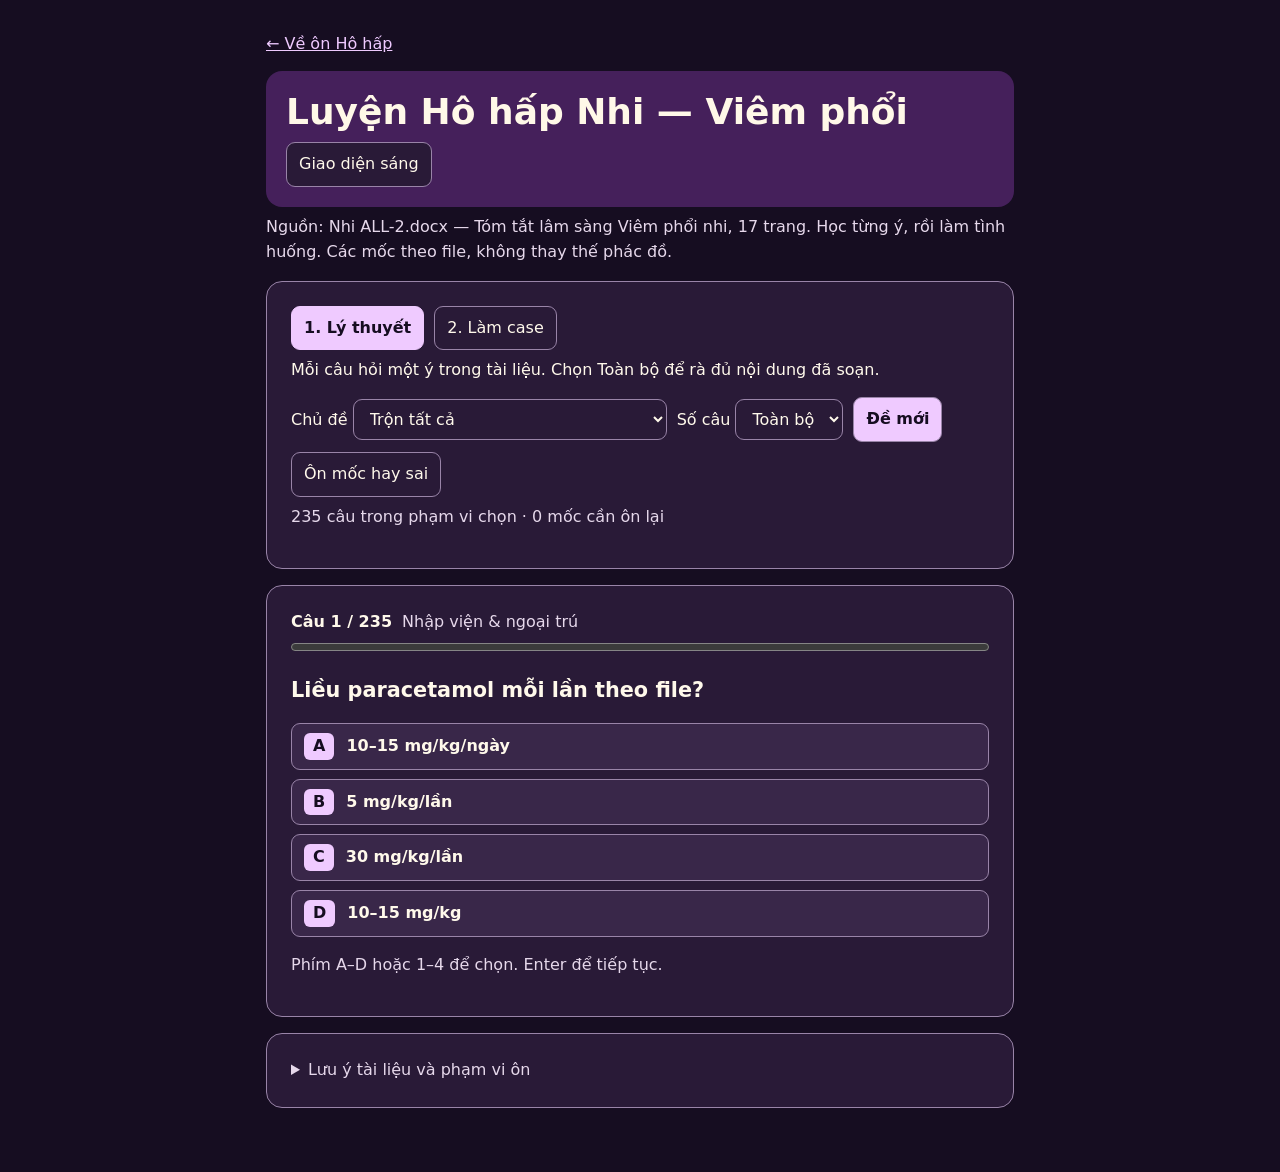
<file: on-thi/viem-phoi.html>
<!doctype html>
<html lang="vi"><meta charset="utf-8"><meta name="viewport" content="width=device-width,initial-scale=1">
<title>Luyện Hô hấp Nhi — Viêm phổi</title>
<style>
:root{color-scheme:dark;--bg:#101827;--card:#192539;--ink:#f3f6fc;--dim:#b7c6db;--line:#435675;--accent:#95ebd1;--good:#a4f3c4;--bad:#ffb5b2} :root.light{color-scheme:light;--bg:#eef3fa;--card:white;--ink:#142239;--dim:#435675;--line:#9aaac0;--accent:#076353;--good:#116339;--bad:#9f2822}
*{box-sizing:border-box} body{margin:0;background:var(--bg);color:var(--ink);font:1rem/1.55 system-ui,sans-serif} main{max-width:780px;margin:auto;padding:24px 16px 48px} header,nav,.bar{display:flex;flex-wrap:wrap;align-items:center;gap:10px} header{justify-content:space-between} h1{font-size:clamp(1.5rem,5vw,2.25rem);line-height:1.15;margin:0} h2{font-size:1.3rem;line-height:1.4} p{margin:8px 0 14px} .muted,summary{color:var(--dim)} section,details{padding:clamp(14px,4vw,24px);background:var(--card);border:1px solid var(--line);border-radius:16px;margin:16px 0} button,select{font:inherit;color:inherit;background:var(--card);border:1px solid var(--line);border-radius:9px;padding:9px 12px;cursor:pointer} button[aria-pressed="true"]{border-color:var(--accent);color:var(--accent);font-weight:750} button:hover:not(:disabled){border-color:var(--accent)} button:focus-visible,select:focus-visible,summary:focus-visible{outline:2px solid var(--accent);outline-offset:3px} .primary{background:var(--accent);color:var(--bg);font-weight:750} .light .primary{color:white} .answers{display:grid;gap:9px;margin:16px 0} .answers button{text-align:left;display:flex;gap:12px} .answers b{color:var(--accent)} .answers .right{border:2px solid var(--good);color:var(--good)} .answers .wrong{border:2px solid var(--bad);color:var(--bad)} button:disabled{cursor:default;opacity:1} progress{width:100%;accent-color:var(--accent)} .feedback{border-left:3px solid var(--accent);padding-left:12px;margin-bottom:16px} table{border-collapse:collapse;width:100%;margin:8px 0 18px} td,th{text-align:left;padding:7px;border-bottom:1px solid var(--line)} .scroll{overflow:auto} summary{cursor:pointer} [hidden]{display:none!important}
:root{--bg:#160d21;--card:#291a37;--ink:#fff9eb;--dim:#e6d8eb;--line:#9984a8;--accent:#efcaff;--good:#ccffdc;--bad:#ffe0df;--choice:#392749;--okbg:#15452b;--errbg:#641d30}:root.light{--bg:#f6efdf;--card:#fffdf6;--ink:#26152f;--dim:#4d3c55;--line:#816c8c;--accent:#582274;--good:#074c29;--bad:#83132a;--choice:#f4eaf8;--okbg:#d2f6df;--errbg:#ffe0e2}header{background:#45205b;color:#fff8e8;padding:20px;border-radius:16px}header button{color:var(--ink)}.answers button{background:var(--choice);align-items:center;font-weight:600}.answers b{background:var(--accent);color:var(--bg);border-radius:6px;padding:1px 9px}.answers .right{background:var(--okbg)}.answers .wrong{background:var(--errbg)}button[aria-pressed=true]{background:var(--accent);color:var(--bg)}
</style>
<main><p><a href='./ho-hap.html' style='color:var(--accent)'>← Về ôn Hô hấp</a></p>
<header><h1>Luyện Hô hấp Nhi — Viêm phổi</h1><button id="theme" type="button">Giao diện sáng</button></header>
<p class="muted">Nguồn: Nhi ALL-2.docx — Tóm tắt lâm sàng Viêm phổi nhi, 17 trang. Học từng ý, rồi làm tình huống. Các mốc theo file, không thay thế phác đồ.</p>
<section>
<nav aria-label="Chặng luyện">
<button id="theory" aria-pressed="true">1. Lý thuyết</button>
<button id="cases" aria-pressed="false">2. Làm case</button>
</nav>
<p id="phase"></p>
<nav aria-label="Thiết lập lượt luyện">
<label>Chủ đề <select id="topic"><option value="">Trộn tất cả</option></select></label>
<label>Số câu <select id="length"><option value="all" selected>Toàn bộ</option><option>10</option><option>20</option><option>40</option><option>60</option><option>100</option></select></label>
<button id="start" class="primary">Đề mới</button><button id="retry">Ôn mốc hay sai</button>
</nav>
<p id="status" class="muted" role="status"></p>
</section>
<section id="quiz">
<div class="bar"><strong id="counter"></strong><span id="tag" class="muted"></span></div>
<progress id="progress" aria-label="Tiến độ lượt luyện"></progress>
<h2 id="question" tabindex="-1"></h2>
<div class="answers" id="answers"></div>
<div id="feedback" class="feedback" aria-live="polite" hidden></div>
<button id="next" class="primary" hidden>Câu tiếp</button>
<p class="muted">Phím A–D hoặc 1–4 để chọn. Enter để tiếp tục.</p>
</section>
<section id="results" hidden></section>
<details><summary>Lưu ý tài liệu và phạm vi ôn</summary><div id="reference" class="scroll"></div></details>
</main>
<script>'use strict';const topics=["Định nghĩa, nguy cơ & chẩn đoán","Biến chứng & mức độ","Tác nhân theo tuổi","Phân biệt tác nhân & X-quang","Cận lâm sàng","Nhập viện & ngoại trú","Nội trú & thuốc","Kháng sinh đặc hiệu","Theo dõi & xuất viện"];const bank=[{"t":0,"q":"Viêm phổi là viêm tổn thương ở đâu?","choices":["Nhu mô phổi","Màng phổi đơn thuần","Thanh quản","Khí quản đơn thuần"],"why":"Theo Nhi ALL-2.docx: Nhu mô phổi.","mode":"theory","id":"vp0","key":0},{"t":0,"q":"Tổn thương nhu mô trong viêm phổi có thể phân bố thế nào?","choices":["Lan tỏa hai phổi hoặc tập trung một thùy","Chỉ khu trú một phân thùy","Luôn hai phổi","Chỉ ở rốn phổi"],"why":"Theo Nhi ALL-2.docx: Lan tỏa hai phổi hoặc tập trung một thùy.","mode":"theory","id":"vp1","key":1},{"t":0,"q":"Mốc thời gian trong định nghĩa VPCĐ khi đang nằm viện theo trang 1?","choices":["Trong 48 giờ đầu","Sau 48 giờ mới tính","Trong 7 ngày đầu","Sau 14 ngày"],"why":"Theo Nhi ALL-2.docx: Trong 48 giờ đầu.","mode":"theory","id":"vp2","key":2},{"t":0,"q":"Môi trường thuận lợi cho viêm phổi?","choices":["Đông đúc, vệ sinh kém, ô nhiễm","Thông thoáng, không khói","Vệ sinh tốt","Không tiếp xúc người bệnh"],"why":"Theo Nhi ALL-2.docx: Đông đúc, vệ sinh kém, ô nhiễm.","mode":"theory","id":"vp3","key":3},{"t":0,"q":"Yếu tố thuận lợi từ gia đình?","choices":["Cha mẹ hút thuốc, khói bụi trong nhà","Tiêm chủng đầy đủ","Dinh dưỡng tốt","Vệ sinh tốt"],"why":"Theo Nhi ALL-2.docx: Cha mẹ hút thuốc, khói bụi trong nhà.","mode":"theory","id":"vp4","key":4},{"t":0,"q":"Nhóm trẻ có yếu tố thuận lợi được nêu?","choices":["Sinh non, nhẹ cân, suy dinh dưỡng, thiếu vitamin A","Trẻ khỏe mạnh dinh dưỡng tốt","Chỉ trẻ thừa cân","Chỉ trẻ tuổi học đường"],"why":"Theo Nhi ALL-2.docx: Sinh non, nhẹ cân, suy dinh dưỡng, thiếu vitamin A.","mode":"theory","id":"vp5","key":5},{"t":0,"q":"Yếu tố dịch tễ thời tiết theo file?","choices":["Thời tiết lạnh","Chỉ mùa nóng","Không có liên quan","Chỉ ngày nắng"],"why":"Theo Nhi ALL-2.docx: Thời tiết lạnh.","mode":"theory","id":"vp6","key":6},{"t":0,"q":"Những tháng giao mùa được ghi trong tài liệu?","choices":["Tháng 4–5 và 9–10","Tháng 1–2 và 6–7","Tháng 3–4 và 11–12","Chỉ tháng 12"],"why":"Theo Nhi ALL-2.docx: Tháng 4–5 và 9–10.","mode":"theory","id":"vp7","key":7},{"t":0,"q":"Nhóm bất thường miễn dịch làm tăng nguy cơ?","choices":["Bất thường sản xuất kháng thể, bệnh bạch cầu đa nhân, suy giảm miễn dịch","Thiếu máu nhẹ đơn độc","Cận thị","Viêm mũi đơn thuần"],"why":"Theo Nhi ALL-2.docx: Bất thường sản xuất kháng thể, bệnh bạch cầu đa nhân, suy giảm miễn dịch.","mode":"theory","id":"vp8","key":8},{"t":0,"q":"Bất thường thanh thải chất tiết được nêu?","choices":["Bất động lông chuyển, xơ nang","Tăng phản xạ ho","Tăng thị lực","Tăng nhu động ruột"],"why":"Theo Nhi ALL-2.docx: Bất động lông chuyển, xơ nang.","mode":"theory","id":"vp9","key":9},{"t":0,"q":"Nhóm dị tật đường hô hấp trong bảng nguy cơ?","choices":["Dị tật đường hô hấp, giãn phế quản bẩm sinh","Dị tật chi đơn độc","Dị tật mắt","Dị tật da"],"why":"Theo Nhi ALL-2.docx: Dị tật đường hô hấp, giãn phế quản bẩm sinh.","mode":"theory","id":"vp10","key":10},{"t":0,"q":"Hai yếu tố làm tăng hít sặc theo bảng?","choices":["Rò khí–thực quản, trào ngược dạ dày–thực quản","Viêm tai ngoài, đau răng","Viêm da, cận thị","Viêm khớp, gãy xương"],"why":"Theo Nhi ALL-2.docx: Rò khí–thực quản, trào ngược dạ dày–thực quản.","mode":"theory","id":"vp11","key":11},{"t":0,"q":"Tật tim bẩm sinh nào trong bảng nguy cơ?","choices":["Shunt trái–phải làm tăng lưu lượng máu lên phổi","Chỉ shunt phải–trái","Mọi tật tim đều không liên quan","Chỉ hẹp van động mạch chủ"],"why":"Theo Nhi ALL-2.docx: Shunt trái–phải làm tăng lưu lượng máu lên phổi.","mode":"theory","id":"vp12","key":12},{"t":0,"q":"Cơ địa mất phản xạ ho được nêu?","choices":["Hôn mê, bại não","Trẻ chơi khỏe","Cận thị","Viêm da"],"why":"Theo Nhi ALL-2.docx: Hôn mê, bại não.","mode":"theory","id":"vp13","key":13},{"t":0,"q":"Ngoài bệnh nền, hoàn cảnh nào tăng nguy cơ hít phải?","choices":["Chấn thương, gây mê, hít phải","Tập thể dục nhẹ","Ngủ đủ","Đọc sách"],"why":"Theo Nhi ALL-2.docx: Chấn thương, gây mê, hít phải.","mode":"theory","id":"vp14","key":14},{"t":0,"q":"Mẫu chẩn đoán viêm phổi trong file gồm gì?","choices":["VPCĐ, biến chứng, mức độ, nguyên nhân, bệnh kèm","Chỉ VPCĐ","Chỉ X-quang và CTM","Chỉ sốt và ho"],"why":"Theo Nhi ALL-2.docx: VPCĐ, biến chứng, mức độ, nguyên nhân, bệnh kèm.","mode":"theory","id":"vp15","key":15},{"t":0,"q":"Hai nhóm tiêu chí chẩn đoán xác định ở bảng trang 2?","choices":["Hội chứng nhiễm trùng hô hấp dưới và X-quang gợi ý","Sốt và CRP tăng đơn độc","Ho và cấy máu dương bắt buộc","X-quang và IgM bắt buộc"],"why":"Đây là cấu trúc bảng của file; chẩn đoán thực tế không bắt buộc X-quang cho mọi ca ngoại trú.","mode":"theory","id":"vp16","key":16},{"t":0,"q":"Các triệu chứng nhiễm trùng hô hấp dưới trong bảng?","choices":["Sốt, ho, thở nhanh, co lõm ngực","Sốt, tiêu chảy, đau bụng","Chỉ sổ mũi","Chỉ khò khè"],"why":"Theo Nhi ALL-2.docx: Sốt, ho, thở nhanh, co lõm ngực.","mode":"theory","id":"vp17","key":17},{"t":0,"q":"Dấu gắng sức hô hấp khác được nêu?","choices":["Thở rên, phập phồng cánh mũi","Ngứa da","Đau tai","Đau khớp"],"why":"Theo Nhi ALL-2.docx: Thở rên, phập phồng cánh mũi.","mode":"theory","id":"vp18","key":18},{"t":0,"q":"Các ran bất thường ở bảng chẩn đoán?","choices":["Ran ẩm, ran nổ, ran ngáy","Chỉ tiếng cọ màng tim","Chỉ ran rít bắt buộc","Không có ran"],"why":"Theo Nhi ALL-2.docx: Ran ẩm, ran nổ, ran ngáy.","mode":"theory","id":"vp19","key":19},{"t":1,"q":"Viêm phổi có biến chứng được xếp mức nào theo file?","choices":["Nặng","Nhẹ","Trung bình","Không phân độ"],"why":"Theo Nhi ALL-2.docx: Nặng.","mode":"theory","id":"vp20","key":20},{"t":1,"q":"Biến chứng có dịch hoặc mủ trong khoang màng phổi?","choices":["Tràn dịch/tràn mủ màng phổi","Áp xe gan","Tràn dịch ổ bụng","Viêm cơ tim"],"why":"Theo Nhi ALL-2.docx: Tràn dịch/tràn mủ màng phổi.","mode":"theory","id":"vp21","key":21},{"t":1,"q":"Biến chứng có khí trong khoang màng phổi?","choices":["Tràn khí màng phổi","Tràn dịch màng tim","Giãn phế quản","Phù não"],"why":"Theo Nhi ALL-2.docx: Tràn khí màng phổi.","mode":"theory","id":"vp22","key":22},{"t":1,"q":"Ổ mủ trong nhu mô phổi là biến chứng gì?","choices":["Áp xe phổi","Tràn mủ màng phổi","Viêm khớp","Viêm màng não"],"why":"Theo Nhi ALL-2.docx: Áp xe phổi.","mode":"theory","id":"vp23","key":23},{"t":1,"q":"Biến chứng tạo đường thông phế quản với khoang màng phổi?","choices":["Lỗ rò phế quản–màng phổi","Rò khí–thực quản bẩm sinh","Thông liên thất","Tràn dịch màng tim"],"why":"Theo Nhi ALL-2.docx: Lỗ rò phế quản–màng phổi.","mode":"theory","id":"vp24","key":24},{"t":1,"q":"Biến chứng phá hủy nhu mô được nêu?","choices":["Viêm phổi hoại tử","Viêm họng","Viêm tai","Viêm mũi"],"why":"Theo Nhi ALL-2.docx: Viêm phổi hoại tử.","mode":"theory","id":"vp25","key":25},{"t":1,"q":"Biến chứng hô hấp cấp được liệt kê?","choices":["Suy hô hấp cấp","Suy giáp","Suy tụy","Suy tủy"],"why":"Theo Nhi ALL-2.docx: Suy hô hấp cấp.","mode":"theory","id":"vp26","key":26},{"t":1,"q":"Hai tác nhân được file nhấn mạnh ở biến chứng tại và ngoài phổi?","choices":["Tụ cầu vàng và Mycoplasma","RSV và rhinovirus","Chỉ lao","Chỉ ho gà"],"why":"Theo Nhi ALL-2.docx: Tụ cầu vàng và Mycoplasma.","mode":"theory","id":"vp27","key":27},{"t":1,"q":"Biến chứng ngoài phổi nhóm thần kinh?","choices":["Viêm màng não, áp xe hệ thần kinh trung ương","Viêm nội tâm mạc, viêm màng ngoài tim","Viêm khớp, viêm xương","Tràn khí màng phổi"],"why":"Theo Nhi ALL-2.docx: Viêm màng não, áp xe hệ thần kinh trung ương.","mode":"theory","id":"vp28","key":28},{"t":1,"q":"Biến chứng ngoài phổi nhóm tim?","choices":["Viêm màng ngoài tim, viêm nội tâm mạc","Áp xe não, viêm màng não","Viêm khớp, viêm xương","Tràn mủ màng phổi"],"why":"Theo Nhi ALL-2.docx: Viêm màng ngoài tim, viêm nội tâm mạc.","mode":"theory","id":"vp29","key":29},{"t":1,"q":"Biến chứng ngoài phổi nhóm xương khớp?","choices":["Viêm xương tủy, viêm khớp nhiễm khuẩn","Viêm màng não, áp xe não","Viêm màng ngoài tim","Tràn khí"],"why":"Theo Nhi ALL-2.docx: Viêm xương tủy, viêm khớp nhiễm khuẩn.","mode":"theory","id":"vp30","key":30},{"t":1,"q":"Ba biến chứng hệ thống được liệt kê?","choices":["SIRS, nhiễm trùng huyết, hội chứng tán huyết–urê huyết","Hen, VTPQ, viêm mũi","Tràn khí, tràn dịch, áp xe","Viêm tai, viêm họng, viêm kết mạc"],"why":"Theo Nhi ALL-2.docx: SIRS, nhiễm trùng huyết, hội chứng tán huyết–urê huyết.","mode":"theory","id":"vp31","key":31},{"t":1,"q":"Âm phế bào nghe rõ hai bên trong biện luận file làm giảm nghi ngờ biến chứng nào?","choices":["Tràn dịch/mủ/khí màng phổi","Mọi biến chứng thần kinh","Mọi nhiễm trùng huyết","Mọi viêm phổi hoại tử"],"why":"Không đủ để loại trừ hoàn toàn tràn dịch nhỏ hoặc biến chứng khác.","mode":"theory","id":"vp32","key":32},{"t":1,"q":"Sốt kéo dài bao lâu được nêu gợi ý viêm phổi hoại tử?","choices":[">7 ngày",">1 ngày",">2 ngày",">30 ngày mới nghĩ"],"why":"Theo Nhi ALL-2.docx: >7 ngày.","mode":"theory","id":"vp33","key":33},{"t":1,"q":"Dấu phổi khu trú gợi viêm phổi hoại tử trong file?","choices":["Ran ẩm khu trú, giảm âm phế bào khu trú","Phổi hoàn toàn bình thường bắt buộc","Chỉ ran rít lan tỏa","Chỉ tiếng cọ màng tim"],"why":"Theo Nhi ALL-2.docx: Ran ẩm khu trú, giảm âm phế bào khu trú.","mode":"theory","id":"vp34","key":34},{"t":1,"q":"Cơ địa được nhắc khi biện luận áp xe phổi?","choices":["Nằm bất động kéo dài","Trẻ vận động tốt","Cận thị","Dị ứng phấn hoa"],"why":"Theo Nhi ALL-2.docx: Nằm bất động kéo dài.","mode":"theory","id":"vp35","key":35},{"t":1,"q":"Lỗ rò phế quản–màng phổi có thể xuất hiện trên nền?","choices":["Áp xe phổi hoặc viêm phổi hoại tử","Viêm mũi","Viêm tai ngoài","Hen kiểm soát tốt"],"why":"Theo Nhi ALL-2.docx: Áp xe phổi hoặc viêm phổi hoại tử.","mode":"theory","id":"vp36","key":36},{"t":1,"q":"Khai thác dấu nào để biện luận biến chứng thần kinh?","choices":["Hội chứng màng não, đau đầu, sợ ánh sáng, dấu thần kinh","Chỉ tiêu lỏng","Chỉ đau khớp","Chỉ ho đàm"],"why":"Theo Nhi ALL-2.docx: Hội chứng màng não, đau đầu, sợ ánh sáng, dấu thần kinh.","mode":"theory","id":"vp37","key":37},{"t":1,"q":"Khai thác dấu nào để biện luận biến chứng tim?","choices":["Suy tim, mạch nhanh, đau ngực, tiếng tim mờ, âm thổi","Chỉ tiêu lỏng","Chỉ sổ mũi","Chỉ cân nặng"],"why":"Theo Nhi ALL-2.docx: Suy tim, mạch nhanh, đau ngực, tiếng tim mờ, âm thổi.","mode":"theory","id":"vp38","key":38},{"t":1,"q":"Dấu khám gợi biến chứng xương khớp?","choices":["Giới hạn vận động, sưng đau đỏ khớp","Chỉ ho khan","Chỉ ngứa mắt","Chỉ sốt nhẹ"],"why":"Theo Nhi ALL-2.docx: Giới hạn vận động, sưng đau đỏ khớp.","mode":"theory","id":"vp39","key":39},{"t":1,"q":"Ngưỡng nhiệt độ ở cột viêm phổi nặng theo file?","choices":["≥38,5°C",">39,5°C","<38,5°C","≥40°C"],"why":"Một dấu riêng lẻ không đủ quyết định mức độ theo mọi hướng dẫn.","mode":"theory","id":"vp40","key":40},{"t":1,"q":"Ngưỡng nhiệt độ ở cột nhẹ?","choices":["<38,5°C","≥38,5°C",">39°C",">40°C"],"why":"Theo Nhi ALL-2.docx: <38,5°C.","mode":"theory","id":"vp41","key":41},{"t":1,"q":"Khó thở ở cột nặng?","choices":["Trung bình–nặng","Không khó thở","Chỉ khó thở nhẹ","Chỉ lúc chạy"],"why":"Theo Nhi ALL-2.docx: Trung bình–nặng.","mode":"theory","id":"vp42","key":42},{"t":1,"q":"Mốc nhịp thở nặng ở nhũ nhi trong bảng?","choices":[">70 lần/phút","≥50 lần/phút",">60 lần/phút",">40 lần/phút"],"why":"Theo Nhi ALL-2.docx: >70 lần/phút.","mode":"theory","id":"vp43","key":43},{"t":1,"q":"Mốc nhịp thở nặng ở trẻ lớn trong bảng?","choices":[">50 lần/phút",">70 lần/phút",">40 lần/phút",">30 lần/phút"],"why":"Theo Nhi ALL-2.docx: >50 lần/phút.","mode":"theory","id":"vp44","key":44},{"t":1,"q":"Thở rên thuộc cột nào?","choices":["Nặng","Nhẹ","Cả hai bắt buộc","Không có trong bảng"],"why":"Theo Nhi ALL-2.docx: Nặng.","mode":"theory","id":"vp45","key":45},{"t":1,"q":"Phập phồng cánh mũi thuộc cột nào?","choices":["Nặng","Nhẹ","Không bệnh","Không có trong bảng"],"why":"Theo Nhi ALL-2.docx: Nặng.","mode":"theory","id":"vp46","key":46},{"t":1,"q":"Ngưng thở thuộc cột nào?","choices":["Nặng","Nhẹ","Không bệnh","Không có trong bảng"],"why":"Theo Nhi ALL-2.docx: Nặng.","mode":"theory","id":"vp47","key":47},{"t":1,"q":"Thở nông nhiều thuộc cột nào?","choices":["Nặng","Nhẹ","Không bệnh","Không có trong bảng"],"why":"Theo Nhi ALL-2.docx: Nặng.","mode":"theory","id":"vp48","key":48},{"t":1,"q":"Tím tái thuộc cột nào?","choices":["Nặng","Nhẹ","Không bệnh","Không có trong bảng"],"why":"Theo Nhi ALL-2.docx: Nặng.","mode":"theory","id":"vp49","key":49},{"t":1,"q":"Tri giác thay đổi thuộc cột nào?","choices":["Nặng","Nhẹ","Không bệnh","Không có trong bảng"],"why":"Theo Nhi ALL-2.docx: Nặng.","mode":"theory","id":"vp50","key":50},{"t":1,"q":"Nhũ nhi không ăn, trẻ lớn mất nước thuộc cột nào?","choices":["Nặng","Nhẹ","Không bệnh","Không có trong bảng"],"why":"Theo Nhi ALL-2.docx: Nặng.","mode":"theory","id":"vp51","key":51},{"t":1,"q":"Nhịp tim tăng thuộc cột nào?","choices":["Nặng","Nhẹ","Không bệnh","Không có trong bảng"],"why":"Theo Nhi ALL-2.docx: Nặng.","mode":"theory","id":"vp52","key":52},{"t":1,"q":"CRT ở cột nhẹ?","choices":["<2 giây","≥2 giây","≥3 giây",">4 giây"],"why":"Theo Nhi ALL-2.docx: <2 giây.","mode":"theory","id":"vp53","key":53},{"t":1,"q":"CRT ở cột nặng?","choices":["≥2 giây","<2 giây","<1 giây","=0"],"why":"Theo Nhi ALL-2.docx: ≥2 giây.","mode":"theory","id":"vp54","key":54},{"t":1,"q":"SpO₂ ở cột nhẹ theo file?","choices":["≥92%",">95%","<90%","≥98%"],"why":"Theo Nhi ALL-2.docx: ≥92%.","mode":"theory","id":"vp55","key":55},{"t":1,"q":"SpO₂ ở cột nặng theo file?","choices":["<90%","≤92%","<95%","≥92%"],"why":"Bảng không nêu rõ khoảng 90–91%; cần đánh giá toàn cảnh.","mode":"theory","id":"vp56","key":56},{"t":2,"q":"Ba nhóm căn nguyên ở sơ sinh trong bảng?","choices":["Liên cầu nhóm B, Gram âm đường ruột, RSV","Mycoplasma, lao, Hib","Phế cầu, Moraxella, ho gà","Tụ cầu, Chlamydophila, lao"],"why":"Theo Nhi ALL-2.docx: Liên cầu nhóm B, Gram âm đường ruột, RSV.","mode":"theory","id":"vp57","key":57},{"t":2,"q":"Liên cầu nhóm B được liệt kê đặc trưng ở nhóm tuổi nào?","choices":["Sơ sinh","1–5 tuổi",">5 tuổi","6–12 tháng"],"why":"Theo Nhi ALL-2.docx: Sơ sinh.","mode":"theory","id":"vp58","key":58},{"t":2,"q":"Gram âm đường ruột được liệt kê ở nhóm nào?","choices":["Sơ sinh",">5 tuổi","1–5 tuổi","6–12 tháng"],"why":"Theo Nhi ALL-2.docx: Sơ sinh.","mode":"theory","id":"vp59","key":59},{"t":2,"q":"Chlamydia trachomatis được liệt kê trong nhóm tuổi nào?","choices":["1–6 tháng","1–5 tuổi",">5 tuổi","6–12 tuổi"],"why":"Theo Nhi ALL-2.docx: 1–6 tháng.","mode":"theory","id":"vp60","key":60},{"t":2,"q":"Ureaplasma ureaplasma được liệt kê ở nhóm nào?","choices":["1–6 tháng","6–12 tháng","1–5 tuổi",">5 tuổi"],"why":"Theo Nhi ALL-2.docx: 1–6 tháng.","mode":"theory","id":"vp61","key":61},{"t":2,"q":"Bordetella pertussis được liệt kê trong nhóm nào?","choices":["1–6 tháng",">5 tuổi","1–5 tuổi","Sơ sinh"],"why":"Theo Nhi ALL-2.docx: 1–6 tháng.","mode":"theory","id":"vp62","key":62},{"t":2,"q":"Tụ cầu vàng được liệt kê trong cột nào của bảng tuổi?","choices":["6–12 tháng","Sơ sinh","1–6 tháng",">5 tuổi"],"why":"Theo Nhi ALL-2.docx: 6–12 tháng.","mode":"theory","id":"vp63","key":63},{"t":2,"q":"Moraxella catarrhalis được liệt kê ở hai cột nào?","choices":["1–6 tháng và 6–12 tháng","Sơ sinh và >5 tuổi","1–5 tuổi và >5 tuổi","Sơ sinh và 1–5 tuổi"],"why":"Theo Nhi ALL-2.docx: 1–6 tháng và 6–12 tháng.","mode":"theory","id":"vp64","key":64},{"t":2,"q":"Mycoplasma pneumoniae được liệt kê ở hai nhóm nào?","choices":["1–5 tuổi và >5 tuổi","Sơ sinh và 1–6 tháng","1–6 tháng và 6–12 tháng","Chỉ sơ sinh"],"why":"Theo Nhi ALL-2.docx: 1–5 tuổi và >5 tuổi.","mode":"theory","id":"vp65","key":65},{"t":2,"q":"Chlamydia pneumoniae được liệt kê ở hai nhóm nào?","choices":["1–5 tuổi và >5 tuổi","Sơ sinh và 1–6 tháng","1–6 tháng và 6–12 tháng","Chỉ sơ sinh"],"why":"Theo Nhi ALL-2.docx: 1–5 tuổi và >5 tuổi.","mode":"theory","id":"vp66","key":66},{"t":2,"q":"Lao được liệt kê trong các cột nào?","choices":["6–12 tháng, 1–5 tuổi, >5 tuổi","Chỉ sơ sinh","Chỉ 1–6 tháng","Chỉ >5 tuổi"],"why":"Theo Nhi ALL-2.docx: 6–12 tháng, 1–5 tuổi, >5 tuổi.","mode":"theory","id":"vp67","key":67},{"t":2,"q":"Phế cầu được liệt kê ở các nhóm tuổi nào?","choices":["1–6 tháng, 6–12 tháng, 1–5 tuổi, >5 tuổi","Chỉ sơ sinh","Chỉ >5 tuổi","Chỉ 1–6 tháng"],"why":"Theo Nhi ALL-2.docx: 1–6 tháng, 6–12 tháng, 1–5 tuổi, >5 tuổi.","mode":"theory","id":"vp68","key":68},{"t":3,"q":"Vi khuẩn điển hình thường gặp được nêu?","choices":["Phế cầu, Hib","Mycoplasma, Chlamydophila","RSV, cúm","Chỉ lao"],"why":"Theo Nhi ALL-2.docx: Phế cầu, Hib.","mode":"theory","id":"vp69","key":69},{"t":3,"q":"Kiểu khởi phát vi khuẩn điển hình?","choices":["Đột ngột","Luôn âm thầm nhiều tháng","Không có triệu chứng","Chỉ sau ăn"],"why":"Theo Nhi ALL-2.docx: Đột ngột.","mode":"theory","id":"vp70","key":70},{"t":3,"q":"Vẻ mặt gợi vi khuẩn điển hình?","choices":["Nhiễm trùng","Luôn khỏe mạnh","Không có triệu chứng","Chỉ dị ứng"],"why":"Theo Nhi ALL-2.docx: Nhiễm trùng.","mode":"theory","id":"vp71","key":71},{"t":3,"q":"Dấu toàn thân gợi điển hình ngoài sốt?","choices":["Ớn lạnh","Ngứa mắt","Tiêu lỏng đơn độc","Đau răng"],"why":"Theo Nhi ALL-2.docx: Ớn lạnh.","mode":"theory","id":"vp72","key":72},{"t":3,"q":"Khám phổi vi khuẩn điển hình thường có?","choices":["Ran ẩm, ran nổ","Luôn không có ran","Chỉ thở rít thanh quản","Chỉ tiếng tim mờ"],"why":"Theo Nhi ALL-2.docx: Ran ẩm, ran nổ.","mode":"theory","id":"vp73","key":73},{"t":3,"q":"Đau ngực ở viêm phổi điển hình thường kiểu nào?","choices":["Khu trú","Chỉ đau thượng vị","Luôn không đau","Chỉ đau đầu"],"why":"Theo Nhi ALL-2.docx: Khu trú.","mode":"theory","id":"vp74","key":74},{"t":3,"q":"X-quang điển hình gợi tác nhân nào?","choices":["Thâm nhiễm phế nang, đông đặc thùy, viêm phổi tròn","Chỉ hạch trung thất","Chỉ ứ khí đơn độc","Chỉ dày mô kẽ"],"why":"Theo Nhi ALL-2.docx: Thâm nhiễm phế nang, đông đặc thùy, viêm phổi tròn.","mode":"theory","id":"vp75","key":75},{"t":3,"q":"Tổn thương thùy/phân thùy thường gợi tác nhân nào?","choices":["Phế cầu","Mycoplasma luôn luôn","RSV luôn luôn","Ho gà luôn luôn"],"why":"Theo Nhi ALL-2.docx: Phế cầu.","mode":"theory","id":"vp76","key":76},{"t":3,"q":"Dấu X-quang ở viêm phổi thùy?","choices":["Mờ đồng nhất và khí nội phế quản","Chỉ hạch rốn phổi","Chỉ tăng sáng","Chỉ bóng tim to"],"why":"Theo Nhi ALL-2.docx: Mờ đồng nhất và khí nội phế quản.","mode":"theory","id":"vp77","key":77},{"t":3,"q":"Đông đặc hình tròn ở trẻ được gọi?","choices":["Viêm phổi tròn","Tràn khí màng phổi","Viêm phổi mô kẽ","Giãn phế quản"],"why":"Theo Nhi ALL-2.docx: Viêm phổi tròn.","mode":"theory","id":"vp78","key":78},{"t":3,"q":"Viêm phổi mô kẽ thường do tác nhân nào trong file?","choices":["Virus hoặc Mycoplasma","Chỉ tụ cầu","Chỉ phế cầu","Chỉ Hib"],"why":"Theo Nhi ALL-2.docx: Virus hoặc Mycoplasma.","mode":"theory","id":"vp79","key":79},{"t":3,"q":"Dấu mạch và phế quản ở viêm phổi mô kẽ?","choices":["Sung huyết mạch máu phế quản, dày thành phế quản","Chỉ mờ đồng nhất cả thùy","Chỉ tràn mủ màng phổi","Chỉ mức khí dịch"],"why":"Theo Nhi ALL-2.docx: Sung huyết mạch máu phế quản, dày thành phế quản.","mode":"theory","id":"vp80","key":80},{"t":3,"q":"Các dấu khác của viêm phổi mô kẽ?","choices":["Tăng sáng phế trường, mờ từng mảng do xẹp phổi","Chỉ tràn dịch màng tim","Chỉ đông đặc toàn bộ phổi","Chỉ bóng tim nhỏ"],"why":"Theo Nhi ALL-2.docx: Tăng sáng phế trường, mờ từng mảng do xẹp phổi.","mode":"theory","id":"vp81","key":81},{"t":3,"q":"Viêm phế quản phổi thường gợi nhóm tác nhân nào?","choices":["Tụ cầu hoặc vi khuẩn khác","Chỉ Chlamydia trachomatis","Chỉ lao","Chỉ nấm"],"why":"Theo Nhi ALL-2.docx: Tụ cầu hoặc vi khuẩn khác.","mode":"theory","id":"vp82","key":82},{"t":3,"q":"Hình ảnh rốn phổi trong viêm phế quản phổi?","choices":["Rốn phổi đậm, có thể do hạch rốn phổi","Rốn phổi luôn mất","Chỉ tràn khí","Chỉ bóng tim to"],"why":"Theo Nhi ALL-2.docx: Rốn phổi đậm, có thể do hạch rốn phổi.","mode":"theory","id":"vp83","key":83},{"t":3,"q":"Tăng sinh tuần hoàn phổi trong bảng viêm phế quản phổi ra tới đâu?","choices":["1/3 ngoài phế trường","Chỉ trung thất","Chỉ góc sườn hoành","Chỉ đỉnh phổi"],"why":"Theo Nhi ALL-2.docx: 1/3 ngoài phế trường.","mode":"theory","id":"vp84","key":84},{"t":3,"q":"Phân bố thâm nhiễm viêm phế quản phổi?","choices":["Lan ngoại biên cả hai phế trường","Chỉ một điểm ở trung thất","Chỉ một thùy bắt buộc","Không có thâm nhiễm"],"why":"Theo Nhi ALL-2.docx: Lan ngoại biên cả hai phế trường.","mode":"theory","id":"vp85","key":85},{"t":3,"q":"Tác nhân không điển hình được liệt kê?","choices":["Mycoplasma pneumoniae, Chlamydophila pneumoniae","Phế cầu, Hib","Tụ cầu, liên cầu B","RSV, cúm"],"why":"Theo Nhi ALL-2.docx: Mycoplasma pneumoniae, Chlamydophila pneumoniae.","mode":"theory","id":"vp86","key":86},{"t":3,"q":"Vi khuẩn không điển hình thường gặp hơn ở trẻ nào?","choices":[">5 tuổi","Chỉ sơ sinh","Chỉ <2 tháng","Chỉ 6–12 tháng"],"why":"Theo Nhi ALL-2.docx: >5 tuổi.","mode":"theory","id":"vp87","key":87},{"t":3,"q":"Đặc điểm ho của viêm phổi không điển hình?","choices":["Ho khan tăng dần, có thể không đàm","Luôn ho đàm mủ ngay","Không bao giờ ho","Chỉ ho ra máu"],"why":"Theo Nhi ALL-2.docx: Ho khan tăng dần, có thể không đàm.","mode":"theory","id":"vp88","key":88},{"t":3,"q":"Đặc điểm khám phổi không điển hình?","choices":["Có thể không nghe ran, có thể khò khè","Luôn ran nổ khu trú","Luôn hội chứng ba giảm","Luôn mất âm phế bào"],"why":"Theo Nhi ALL-2.docx: Có thể không nghe ran, có thể khò khè.","mode":"theory","id":"vp89","key":89},{"t":3,"q":"Tóm tắt tương quan cơ năng và thực thể ở viêm phổi không điển hình?","choices":["Cơ năng rầm rộ, thực thể nghèo nàn","Cơ năng nghèo, thực thể rầm rộ luôn luôn","Cả hai luôn không có","Chỉ có sốt"],"why":"Theo Nhi ALL-2.docx: Cơ năng rầm rộ, thực thể nghèo nàn.","mode":"theory","id":"vp90","key":90},{"t":3,"q":"Biểu hiện ngoài phổi của không điển hình trong file?","choices":["Stevens–Johnson, thiếu máu tán huyết, viêm gan","Chỉ lồng ruột","Chỉ viêm bàng quang","Chỉ gãy xương"],"why":"Theo Nhi ALL-2.docx: Stevens–Johnson, thiếu máu tán huyết, viêm gan.","mode":"theory","id":"vp91","key":91},{"t":3,"q":"X-quang không điển hình chủ yếu?","choices":["Thâm nhiễm mô kẽ, đôi khi viêm phổi thùy","Chỉ bóng khí lan tỏa","Chỉ áp xe nhiều ổ","Luôn bình thường"],"why":"Theo Nhi ALL-2.docx: Thâm nhiễm mô kẽ, đôi khi viêm phổi thùy.","mode":"theory","id":"vp92","key":92},{"t":3,"q":"Theo hình so sánh trang 5, đáp ứng beta-lactam của không điển hình?","choices":["Không đáp ứng","Đáp ứng điển hình","Luôn đáp ứng sau một liều","Chỉ đáp ứng penicillin G"],"why":"Theo Nhi ALL-2.docx: Không đáp ứng.","mode":"theory","id":"vp93","key":93},{"t":3,"q":"Tụ cầu vàng thường khởi đầu kiểu nào?","choices":["Sốt cao, nhiễm trùng/nhiễm độc nặng","Không sốt, diễn tiến êm","Chỉ viêm mũi","Chỉ đau bụng"],"why":"Theo Nhi ALL-2.docx: Sốt cao, nhiễm trùng/nhiễm độc nặng.","mode":"theory","id":"vp94","key":94},{"t":3,"q":"Diễn tiến nguy hiểm của tụ cầu vàng?","choices":["Nhanh dẫn đến suy hô hấp, nhiễm trùng huyết","Luôn nhẹ và tự khỏi","Chỉ ho kéo dài không sốt","Chỉ hắt hơi"],"why":"Theo Nhi ALL-2.docx: Nhanh dẫn đến suy hô hấp, nhiễm trùng huyết.","mode":"theory","id":"vp95","key":95},{"t":3,"q":"Dấu phổi thường gặp ở tụ cầu?","choices":["Ran ẩm, ran nổ hai bên, hội chứng ba giảm","Luôn không có ran","Chỉ ran rít nhẹ","Chỉ thở rít"],"why":"Theo Nhi ALL-2.docx: Ran ẩm, ran nổ hai bên, hội chứng ba giảm.","mode":"theory","id":"vp96","key":96},{"t":3,"q":"X-quang đặc trưng được mô tả ở tụ cầu?","choices":["Ổ áp xe nhỏ có mức khí dịch hoặc bóng khí lan tỏa","Chỉ dày thành phế quản","Chỉ hạch rốn phổi","Chỉ mờ đồng nhất không biến chứng"],"why":"Theo Nhi ALL-2.docx: Ổ áp xe nhỏ có mức khí dịch hoặc bóng khí lan tỏa.","mode":"theory","id":"vp97","key":97},{"t":3,"q":"X-quang xấu nhanh kèm gì gợi tụ cầu?","choices":["Tràn dịch màng phổi","Tràn dịch khớp gối đơn độc","Phù mi","Viêm kết mạc"],"why":"Theo Nhi ALL-2.docx: Tràn dịch màng phổi.","mode":"theory","id":"vp98","key":98},{"t":3,"q":"Tổn thương ngoài phổi gợi tụ cầu?","choices":["Nhọt da, viêm da cơ, viêm cốt tủy xương","Chỉ chàm","Chỉ viêm mũi","Chỉ viêm tai ngoài"],"why":"Theo Nhi ALL-2.docx: Nhọt da, viêm da cơ, viêm cốt tủy xương.","mode":"theory","id":"vp99","key":99},{"t":3,"q":"Tác nhân viêm phổi không sốt ở nhũ nhi được nhấn mạnh?","choices":["Chlamydia trachomatis","Mycoplasma pneumoniae","Chlamydophila pneumoniae","Phế cầu"],"why":"Theo Nhi ALL-2.docx: Chlamydia trachomatis.","mode":"theory","id":"vp100","key":100},{"t":3,"q":"Tuổi thường gặp của viêm phổi Chlamydia trachomatis theo bảng?","choices":["2 tuần–4 tháng","1–5 tuổi",">5 tuổi","6–12 tháng"],"why":"Theo Nhi ALL-2.docx: 2 tuần–4 tháng.","mode":"theory","id":"vp101","key":101},{"t":3,"q":"Đường lây được nêu cho Chlamydia trachomatis?","choices":["Sinh ngả âm đạo khi mẹ nhiễm","Chỉ muỗi đốt","Chỉ qua thức ăn","Chỉ qua tiêm"],"why":"Theo Nhi ALL-2.docx: Sinh ngả âm đạo khi mẹ nhiễm.","mode":"theory","id":"vp102","key":102},{"t":3,"q":"Khởi phát Chlamydia trachomatis thường?","choices":["Âm thầm, không sốt","Sốt cao đột ngột bắt buộc","Sốc ngay","Chỉ ho ra máu"],"why":"Theo Nhi ALL-2.docx: Âm thầm, không sốt.","mode":"theory","id":"vp103","key":103},{"t":3,"q":"Dấu hô hấp Chlamydia trachomatis?","choices":["Chảy mũi, ho từng tiếng, thở nhanh","Ho đàm mủ ngay","Chỉ thở rít","Chỉ đau ngực"],"why":"Theo Nhi ALL-2.docx: Chảy mũi, ho từng tiếng, thở nhanh.","mode":"theory","id":"vp104","key":104},{"t":3,"q":"Dòng bạch cầu gợi Chlamydia trachomatis?","choices":["Ái toan tăng","Tiểu cầu giảm bắt buộc","Hồng cầu tăng bắt buộc","Lympho giảm bắt buộc"],"why":"Theo Nhi ALL-2.docx: Ái toan tăng.","mode":"theory","id":"vp105","key":105},{"t":3,"q":"Mốc Eos ghi trong ghi chú Chlamydia?","choices":[">500",">5000","<50","<100"],"why":"File không ghi đơn vị ở dòng này; cần đối chiếu số lượng tuyệt đối và tuổi.","mode":"theory","id":"vp106","key":106},{"t":3,"q":"X-quang Chlamydia trachomatis?","choices":["Ứ khí và tổn thương mô kẽ","Chỉ đông đặc thùy","Chỉ bóng khí có mức dịch","Chỉ tràn khí"],"why":"Theo Nhi ALL-2.docx: Ứ khí và tổn thương mô kẽ.","mode":"theory","id":"vp107","key":107},{"t":3,"q":"Siêu vi thường gặp hơn ở trẻ nào?","choices":["<5 tuổi","Chỉ >5 tuổi","Chỉ sơ sinh","Chỉ thanh thiếu niên"],"why":"Theo Nhi ALL-2.docx: <5 tuổi.","mode":"theory","id":"vp108","key":108},{"t":3,"q":"Khởi phát viêm phổi siêu vi?","choices":["Từ từ, nhiễm trùng hô hấp trên xảy ra trước","Sốc ngay từ đầu bắt buộc","Chỉ đau ngực khu trú","Chỉ ho ra máu"],"why":"Theo Nhi ALL-2.docx: Từ từ, nhiễm trùng hô hấp trên xảy ra trước.","mode":"theory","id":"vp109","key":109},{"t":3,"q":"Vẻ mặt và ran phổi gợi siêu vi theo file?","choices":["Không vẻ nhiễm trùng, ran ẩm hai bên, khò khè","Nhiễm độc nặng luôn luôn","Chỉ ran nổ khu trú","Chỉ hội chứng ba giảm"],"why":"Theo Nhi ALL-2.docx: Không vẻ nhiễm trùng, ran ẩm hai bên, khò khè.","mode":"theory","id":"vp110","key":110},{"t":3,"q":"Dữ kiện dịch tễ gợi siêu vi?","choices":["Nhiều người trong nhà bệnh tương tự","Chỉ tiền căn mổ","Chỉ tiếp xúc hóa chất","Chỉ tiền căn gãy xương"],"why":"Theo Nhi ALL-2.docx: Nhiều người trong nhà bệnh tương tự.","mode":"theory","id":"vp111","key":111},{"t":3,"q":"X-quang siêu vi thường gợi?","choices":["Thâm nhiễm mô kẽ","Áp xe nhiều ổ bắt buộc","Đông đặc thùy bắt buộc","Tràn mủ bắt buộc"],"why":"Theo Nhi ALL-2.docx: Thâm nhiễm mô kẽ.","mode":"theory","id":"vp112","key":112},{"t":3,"q":"Lao phổi trẻ em trong file có thể gặp ở tuổi nào?","choices":["Mọi lứa tuổi","Chỉ >5 tuổi","Chỉ sơ sinh","Chỉ tuổi dậy thì"],"why":"Theo Nhi ALL-2.docx: Mọi lứa tuổi.","mode":"theory","id":"vp113","key":113},{"t":3,"q":"Bệnh sử gợi lao?","choices":["Ho mạn, diễn tiến từ từ, tiếp xúc lao","Ho một lần sau chạy","Sốt một giờ","Chỉ đau họng"],"why":"Theo Nhi ALL-2.docx: Ho mạn, diễn tiến từ từ, tiếp xúc lao.","mode":"theory","id":"vp114","key":114},{"t":3,"q":"X-quang gợi lao được ghi?","choices":["Hạch rốn phổi hoặc trung thất","Chỉ viêm phổi tròn","Chỉ bóng khí tụ cầu","Chỉ tràn khí"],"why":"Theo Nhi ALL-2.docx: Hạch rốn phổi hoặc trung thất.","mode":"theory","id":"vp115","key":115},{"t":3,"q":"Ho dồn dập kèm tím môi gợi?","choices":["Ho gà","Lao chắc chắn","Hen chắc chắn","Viêm tiểu phế quản chắc chắn"],"why":"Theo Nhi ALL-2.docx: Ho gà.","mode":"theory","id":"vp116","key":116},{"t":3,"q":"Viêm phổi kèm nhọt da, viêm cơ gợi?","choices":["S. aureus hoặc liên cầu nhóm A","Chỉ RSV","Chỉ Mycoplasma","Chỉ Chlamydia"],"why":"Theo Nhi ALL-2.docx: S. aureus hoặc liên cầu nhóm A.","mode":"theory","id":"vp117","key":117},{"t":3,"q":"Viêm phổi kèm viêm tai giữa, viêm màng não gợi?","choices":["Phế cầu hoặc Hib","Chỉ RSV","Chỉ lao","Chỉ ho gà"],"why":"Theo Nhi ALL-2.docx: Phế cầu hoặc Hib.","mode":"theory","id":"vp118","key":118},{"t":3,"q":"Viêm phổi kèm viêm thanh thiệt gợi?","choices":["Hib","RSV","Lao","Mycoplasma"],"why":"Theo Nhi ALL-2.docx: Hib.","mode":"theory","id":"vp119","key":119},{"t":3,"q":"Viêm phổi kèm khò khè gợi nhóm nào trong ghi chú?","choices":["Virus hoặc Mycoplasma","Chỉ phế cầu","Chỉ liên cầu B","Chỉ tụ cầu"],"why":"Theo Nhi ALL-2.docx: Virus hoặc Mycoplasma.","mode":"theory","id":"vp120","key":120},{"t":4,"q":"Có chỉ định chụp X-quang ngực khi nào theo bảng?","choices":["Viêm phổi nặng hoặc nhập viện theo dõi biến chứng","Mọi trẻ ho một lần","Mọi trẻ sổ mũi","Chỉ lúc xuất viện"],"why":"Theo Nhi ALL-2.docx: Viêm phổi nặng hoặc nhập viện theo dõi biến chứng.","mode":"theory","id":"vp121","key":121},{"t":4,"q":"Hai tình huống khác cần chụp X-quang?","choices":["Không đáp ứng điều trị hoặc viêm phổi tái phát","Đã khỏi hoàn toàn không triệu chứng","Chỉ tiêm vaccine","Chỉ dị ứng da"],"why":"Theo Nhi ALL-2.docx: Không đáp ứng điều trị hoặc viêm phổi tái phát.","mode":"theory","id":"vp122","key":122},{"t":4,"q":"Chụp lại X-quang theo bảng khi nào?","choices":["Có biến chứng, đám mờ, phim trước che mờ nhiều hoặc xẹp phổi","Mọi ca sau 1 ngày","Mọi ca mỗi giờ","Không bao giờ"],"why":"Theo Nhi ALL-2.docx: Có biến chứng, đám mờ, phim trước che mờ nhiều hoặc xẹp phổi.","mode":"theory","id":"vp123","key":123},{"t":4,"q":"Hình ảnh X-quang có thể kéo dài sau điều trị bao lâu theo ghi chú?","choices":["2 tuần","2 giờ","2 ngày","2 tháng bắt buộc"],"why":"Theo Nhi ALL-2.docx: 2 tuần.","mode":"theory","id":"vp124","key":124},{"t":4,"q":"CTM gợi siêu vi theo file?","choices":["BC bình thường hoặc tăng nhẹ <20.000/mm³, lympho ưu thế","BC 15.000–40.000, hạt ưu thế","BC luôn <4000","Tiểu cầu luôn giảm"],"why":"Theo Nhi ALL-2.docx: BC bình thường hoặc tăng nhẹ <20.000/mm³, lympho ưu thế.","mode":"theory","id":"vp125","key":125},{"t":4,"q":"CTM gợi vi khuẩn theo file?","choices":["BC 15.000–40.000/mm³, bạch cầu hạt ưu thế","BC <20.000, lympho ưu thế","BC luôn <1000","Hb luôn <7"],"why":"Theo Nhi ALL-2.docx: BC 15.000–40.000/mm³, bạch cầu hạt ưu thế.","mode":"theory","id":"vp126","key":126},{"t":4,"q":"Hai xét nghiệm trong ca minh họa để đánh giá viêm?","choices":["CTM và CRP","HbA1c và glucose","ECG và siêu âm tim","Soi phân và cấy phân"],"why":"Theo Nhi ALL-2.docx: CTM và CRP.","mode":"theory","id":"vp127","key":127},{"t":4,"q":"Khí máu trong ca minh họa có chỉ định vì?","choices":["Suy hô hấp","Chỉ vì sốt nhẹ","Chỉ vì tuổi","Chỉ vì thiếu vaccine"],"why":"Theo Nhi ALL-2.docx: Suy hô hấp.","mode":"theory","id":"vp128","key":128},{"t":4,"q":"CLS đánh giá tràn dịch màng phổi và vị trí chọc dò?","choices":["Siêu âm ngực","Siêu âm bụng","X-quang sọ","ECG"],"why":"Theo Nhi ALL-2.docx: Siêu âm ngực.","mode":"theory","id":"vp129","key":129},{"t":4,"q":"CLS theo dõi viêm phổi hoại tử trong ca minh họa?","choices":["Siêu âm ngực, CT-scan","Chỉ CTM","Chỉ soi phân","Chỉ ECG"],"why":"Theo Nhi ALL-2.docx: Siêu âm ngực, CT-scan.","mode":"theory","id":"vp130","key":130},{"t":4,"q":"CLS đánh giá nghi nhiễm trùng huyết trong ca?","choices":["Cấy máu, lactate máu","Soi phân, HbA1c","Chỉ X-quang sọ","Chỉ IgE"],"why":"Theo Nhi ALL-2.docx: Cấy máu, lactate máu.","mode":"theory","id":"vp131","key":131},{"t":4,"q":"CLS đánh giá chức năng thận?","choices":["Ure, creatinin","AST, ALT","Hb, MCV","CRP, IgM"],"why":"Theo Nhi ALL-2.docx: Ure, creatinin.","mode":"theory","id":"vp132","key":132},{"t":4,"q":"CLS đánh giá chức năng gan được liệt kê?","choices":["AST, ALT, bilirubin, đông máu, albumin","Ure và creatinin đơn độc","Soi phân","Điện tim"],"why":"Theo Nhi ALL-2.docx: AST, ALT, bilirubin, đông máu, albumin.","mode":"theory","id":"vp133","key":133},{"t":4,"q":"CLS tìm tác nhân vi khuẩn không điển hình được nêu?","choices":["IgM Mycoplasma và Chlamydophila","IgE đạm sữa bò","AFB đơn độc","Soi phân"],"why":"Theo Nhi ALL-2.docx: IgM Mycoplasma và Chlamydophila.","mode":"theory","id":"vp134","key":134},{"t":4,"q":"CLS tìm lao được nêu trong ca minh họa?","choices":["AFB đàm hoặc dịch dạ dày 2 ngày liên tục","Cấy phân","IgM RSV","Soi nước tiểu"],"why":"Đây là ghi chú của ca minh họa, không phải toàn bộ quy trình chẩn đoán lao.","mode":"theory","id":"vp135","key":135},{"t":5,"q":"Bước đầu tiên trước quyết định nội/ngoại trú?","choices":["Đánh giá cấp cứu, suy hô hấp, nguy kịch","Chọn kháng sinh ngay không khám","Chỉ cân trẻ","Chỉ hỏi vaccine"],"why":"Theo Nhi ALL-2.docx: Đánh giá cấp cứu, suy hô hấp, nguy kịch.","mode":"theory","id":"vp136","key":136},{"t":5,"q":"Mốc tuổi được liệt kê là chỉ định nhập viện?","choices":["<2 tháng","<2 tuổi","<5 tuổi","<12 tuổi"],"why":"File có nêu ngoại lệ trẻ không sốt, nghi Chlamydia/virus, tổng trạng tốt; trẻ nhỏ cần đánh giá thận trọng.","mode":"theory","id":"vp137","key":137},{"t":5,"q":"Mức độ viêm phổi nào cần nhập viện?","choices":["Nặng","Mọi ca nhẹ bắt buộc","Chỉ không sốt","Chỉ có sổ mũi"],"why":"Theo Nhi ALL-2.docx: Nặng.","mode":"theory","id":"vp138","key":138},{"t":5,"q":"Vẻ mặt nào là chỉ định nhập viện?","choices":["Nhiễm trùng/nhiễm độc","Tỉnh, khỏe mạnh đơn độc","Không sốt","Ăn tốt"],"why":"Theo Nhi ALL-2.docx: Nhiễm trùng/nhiễm độc.","mode":"theory","id":"vp139","key":139},{"t":5,"q":"Bệnh kèm làm tăng nguy cơ nặng được nêu?","choices":["Tim mạch, thần kinh cơ, suy giảm miễn dịch","Cận thị, sâu răng","Chỉ viêm da nhẹ","Chỉ dị ứng phấn hoa"],"why":"Theo Nhi ALL-2.docx: Tim mạch, thần kinh cơ, suy giảm miễn dịch.","mode":"theory","id":"vp140","key":140},{"t":5,"q":"Tác nhân độc lực mạnh làm tăng chỉ định nhập viện?","choices":["Tụ cầu hoặc liên cầu nhóm A","Chỉ rhinovirus","Chỉ RSV không triệu chứng","Chỉ Chlamydia không sốt"],"why":"Theo Nhi ALL-2.docx: Tụ cầu hoặc liên cầu nhóm A.","mode":"theory","id":"vp141","key":141},{"t":5,"q":"Mốc thất bại ngoại trú được ghi?","choices":["Xấu hơn sau 48–72 giờ kháng sinh uống","Sau 1 giờ","Sau 6 giờ","Chỉ sau 14 ngày"],"why":"Theo Nhi ALL-2.docx: Xấu hơn sau 48–72 giờ kháng sinh uống.","mode":"theory","id":"vp142","key":142},{"t":5,"q":"Yếu tố xã hội khiến cần nhập viện?","choices":["Gia đình không thể chăm sóc và theo dõi tại nhà","Gia đình theo dõi tốt","Nhà gần bệnh viện","Trẻ ăn tốt"],"why":"Theo Nhi ALL-2.docx: Gia đình không thể chăm sóc và theo dõi tại nhà.","mode":"theory","id":"vp143","key":143},{"t":5,"q":"Nếu không có chỉ định nhập viện?","choices":["Điều trị ngoại trú","ICU bắt buộc","Cấp cứu bắt buộc","Không điều trị"],"why":"Theo Nhi ALL-2.docx: Điều trị ngoại trú.","mode":"theory","id":"vp144","key":144},{"t":5,"q":"Kháng sinh ngoại trú ưu tiên khi nghĩ vi khuẩn điển hình?","choices":["Amoxicillin","Azithromycin đơn độc","Vancomycin","Linezolid"],"why":"Theo Nhi ALL-2.docx: Amoxicillin.","mode":"theory","id":"vp145","key":145},{"t":5,"q":"Kháng sinh ngoại trú khi nghĩ không điển hình?","choices":["Azithromycin","Amoxicillin đơn độc","Gentamicin","Penicillin G"],"why":"Theo Nhi ALL-2.docx: Azithromycin.","mode":"theory","id":"vp146","key":146},{"t":5,"q":"Liều amoxicillin ưu tiên ngoại trú 2 tháng–5 tuổi trong file?","choices":["90 mg/kg/ngày","30 mg/kg/ngày","90 mg/kg/lần","150 mg/kg/ngày"],"why":"Theo Nhi ALL-2.docx: 90 mg/kg/ngày.","mode":"theory","id":"vp147","key":147},{"t":5,"q":"Amoxicillin 90 mg/kg/ngày chia mấy lần?","choices":["3","1","2","4"],"why":"Theo Nhi ALL-2.docx: 3.","mode":"theory","id":"vp148","key":148},{"t":5,"q":"Thời gian amoxicillin theo bảng ngoại trú?","choices":["7–10 ngày","1–2 ngày","3 ngày","14–21 ngày"],"why":"Theo Nhi ALL-2.docx: 7–10 ngày.","mode":"theory","id":"vp149","key":149},{"t":5,"q":"Azithromycin ngoại trú ngày 1?","choices":["10 mg/kg/ngày","5 mg/kg/ngày","20 mg/kg/ngày","30 mg/kg/ngày"],"why":"Theo Nhi ALL-2.docx: 10 mg/kg/ngày.","mode":"theory","id":"vp150","key":150},{"t":5,"q":"Azithromycin ngoại trú ngày 2–5?","choices":["5 mg/kg/ngày","10 mg/kg/ngày","15 mg/kg/ngày","20 mg/kg/ngày"],"why":"Theo Nhi ALL-2.docx: 5 mg/kg/ngày.","mode":"theory","id":"vp151","key":151},{"t":5,"q":"Clarithromycin thay thế ngoại trú trong bảng?","choices":["15 mg/kg/ngày chia 2, 7–10 ngày","30 mg/kg/ngày chia 3","10 mg/kg/ngày chia 1","90 mg/kg/ngày chia 3"],"why":"Theo Nhi ALL-2.docx: 15 mg/kg/ngày chia 2, 7–10 ngày.","mode":"theory","id":"vp152","key":152},{"t":5,"q":"Cefprozil thay thế ngoại trú trong bảng?","choices":["30 mg/kg/ngày chia 2, 7–10 ngày","15 mg/kg/ngày chia 2","90 mg/kg/ngày chia 3","80 mg/kg/ngày chia 1"],"why":"Theo Nhi ALL-2.docx: 30 mg/kg/ngày chia 2, 7–10 ngày.","mode":"theory","id":"vp153","key":153},{"t":5,"q":"Cefuroxim thay thế ngoại trú trong bảng?","choices":["30 mg/kg/ngày chia 2, 7–10 ngày","90 mg/kg/ngày chia 3","15 mg/kg/ngày chia 2","100 mg/kg/ngày chia 2"],"why":"Theo Nhi ALL-2.docx: 30 mg/kg/ngày chia 2, 7–10 ngày.","mode":"theory","id":"vp154","key":154},{"t":5,"q":"Mốc acid clavulanic được file nhấn mạnh để hạn chế tiêu chảy?","choices":["<12 mg/kg/ngày","<90 mg/kg/ngày","<30 mg/kg/ngày","<2 mg/kg/ngày"],"why":"Theo Nhi ALL-2.docx: <12 mg/kg/ngày.","mode":"theory","id":"vp155","key":155},{"t":5,"q":"Augmentin gói 250 mg trong file chứa bao nhiêu clavulanic?","choices":["31,25 mg","62,5 mg","42,9 mg","125 mg"],"why":"Theo Nhi ALL-2.docx: 31,25 mg.","mode":"theory","id":"vp156","key":156},{"t":5,"q":"Augmentin gói 500 mg trong file chứa bao nhiêu clavulanic?","choices":["62,5 mg","31,25 mg","42,9 mg","125 mg"],"why":"Theo Nhi ALL-2.docx: 62,5 mg.","mode":"theory","id":"vp157","key":157},{"t":5,"q":"Augmentin siro 600 mg trong file chứa bao nhiêu clavulanic mỗi 5 mL?","choices":["42,9 mg","31,25 mg","62,5 mg","125 mg"],"why":"Theo Nhi ALL-2.docx: 42,9 mg.","mode":"theory","id":"vp158","key":158},{"t":5,"q":"Azithromycin dạng siro minh họa hàm lượng?","choices":["200 mg/5 mL","250 mg/5 mL","100 mg/10 mL","600 mg/5 mL"],"why":"Theo Nhi ALL-2.docx: 200 mg/5 mL.","mode":"theory","id":"vp159","key":159},{"t":5,"q":"Liều paracetamol mỗi lần theo file?","choices":["10–15 mg/kg","10–15 mg/kg/ngày","30 mg/kg/lần","5 mg/kg/lần"],"why":"Theo Nhi ALL-2.docx: 10–15 mg/kg.","mode":"theory","id":"vp160","key":160},{"t":5,"q":"Khoảng cách paracetamol theo file?","choices":["4–6 giờ","1–2 giờ","2–3 giờ","12 giờ bắt buộc"],"why":"Theo Nhi ALL-2.docx: 4–6 giờ.","mode":"theory","id":"vp161","key":161},{"t":5,"q":"Mốc nhiệt độ dùng paracetamol trong tài liệu?","choices":[">38,5°C",">37°C",">39,5°C",">40°C"],"why":"Theo Nhi ALL-2.docx: >38,5°C.","mode":"theory","id":"vp162","key":162},{"t":5,"q":"Hàm lượng Hapacol bột được liệt kê?","choices":["90, 150 hoặc 250 mg","1000 mg","5000 mg","20 mg"],"why":"Theo Nhi ALL-2.docx: 90, 150 hoặc 250 mg.","mode":"theory","id":"vp163","key":163},{"t":5,"q":"Xử trí nghẹt mũi theo tài liệu?","choices":["NaCl 0,9% rửa mũi","NaCl 10% tự pha","Kháng sinh nhỏ mũi mọi ca","Không làm sạch"],"why":"Theo Nhi ALL-2.docx: NaCl 0,9% rửa mũi.","mode":"theory","id":"vp164","key":164},{"t":5,"q":"Tái khám ngoại trú khi không có dấu nặng?","choices":["Sau 2 ngày","Sau 2 tuần","Sau 1 tháng","Sau 6 giờ bắt buộc"],"why":"Theo Nhi ALL-2.docx: Sau 2 ngày.","mode":"theory","id":"vp165","key":165},{"t":6,"q":"Chỉ định phòng ICU theo file?","choices":["Thở máy hoặc lọc máu","Uống thuốc được","Không có dấu nặng","Chỉ vì nhà xa"],"why":"Theo Nhi ALL-2.docx: Thở máy hoặc lọc máu.","mode":"theory","id":"vp166","key":166},{"t":6,"q":"Chỉ định cấp cứu theo bảng?","choices":["Thở oxy, NCPAP, truyền dịch hoặc cần theo dõi sát","Chỉ dùng thuốc uống","Chỉ hẹn tái khám","Không có nguy cơ"],"why":"Theo Nhi ALL-2.docx: Thở oxy, NCPAP, truyền dịch hoặc cần theo dõi sát.","mode":"theory","id":"vp167","key":167},{"t":6,"q":"Cơ địa cần theo dõi sát tại cấp cứu?","choices":["Tim bẩm sinh tím, sinh non, bất thường đường thở có nguy cơ suy hô hấp","Cận thị đơn độc","Trẻ khỏe mạnh","Chỉ mọc răng"],"why":"Theo Nhi ALL-2.docx: Tim bẩm sinh tím, sinh non, bất thường đường thở có nguy cơ suy hô hấp.","mode":"theory","id":"vp168","key":168},{"t":6,"q":"Nằm phòng ngoài khi nào?","choices":["Không có chỉ định ICU hay cấp cứu","Đang cần thở máy","Đang cần lọc máu","Suy hô hấp nguy kịch"],"why":"Theo Nhi ALL-2.docx: Không có chỉ định ICU hay cấp cứu.","mode":"theory","id":"vp169","key":169},{"t":6,"q":"Kháng sinh nội trú nghĩ vi khuẩn điển hình theo bảng?","choices":["Ceftriaxone","Azithromycin đơn độc","Linezolid","Gentamicin đơn độc"],"why":"Theo Nhi ALL-2.docx: Ceftriaxone.","mode":"theory","id":"vp170","key":170},{"t":6,"q":"Kháng sinh nội trú nghĩ không điển hình theo bảng?","choices":["Azithromycin","Ceftriaxone đơn độc","Penicillin G","Ampicillin đơn độc"],"why":"Theo Nhi ALL-2.docx: Azithromycin.","mode":"theory","id":"vp171","key":171},{"t":6,"q":"Phối hợp nội trú được nêu cho viêm phổi nặng có biến chứng?","choices":["Ceftriaxone + azithromycin","Hai macrolide","Amoxicillin + penicillin G","Chỉ paracetamol"],"why":"Phác đồ thực tế phụ thuộc biến chứng, tác nhân và kháng thuốc.","mode":"theory","id":"vp172","key":172},{"t":6,"q":"Khi nghi tụ cầu, thuốc được nêu trong bảng tóm tắt?","choices":["Vancomycin","Azithromycin đơn độc","Amoxicillin đơn độc","Cefixim đơn độc"],"why":"Theo Nhi ALL-2.docx: Vancomycin.","mode":"theory","id":"vp173","key":173},{"t":6,"q":"Ceftriaxone liều viêm phổi nhẹ nội trú trong file?","choices":["80 mg/kg/ngày","100 mg/kg/ngày","150 mg/kg/ngày","30 mg/kg/ngày"],"why":"Theo Nhi ALL-2.docx: 80 mg/kg/ngày.","mode":"theory","id":"vp174","key":174},{"t":6,"q":"Ceftriaxone liều viêm phổi nặng trong file?","choices":["100 mg/kg/ngày","80 mg/kg/ngày","30 mg/kg/ngày","200 mg/kg/ngày"],"why":"Theo Nhi ALL-2.docx: 100 mg/kg/ngày.","mode":"theory","id":"vp175","key":175},{"t":6,"q":"Ceftriaxone tối đa theo file?","choices":["4 g/ngày","8 g/ngày","12 g/ngày","500 mg/ngày"],"why":"Theo Nhi ALL-2.docx: 4 g/ngày.","mode":"theory","id":"vp176","key":176},{"t":6,"q":"Ceftriaxone cơn nặng chia mấy lần/ngày theo bảng?","choices":["2","1","3","4"],"why":"Theo Nhi ALL-2.docx: 2.","mode":"theory","id":"vp177","key":177},{"t":6,"q":"Ngưỡng mỗi lần dùng được bảng nêu cho TMC?","choices":["<1000 mg","≥1000 mg","≥2000 mg","Chỉ <100 mg"],"why":"Mốc và cách pha trong file là quy ước ôn; kiểm tra hướng dẫn thuốc và bệnh viện.","mode":"theory","id":"vp178","key":178},{"t":6,"q":"Ngưỡng mỗi lần dùng được bảng nêu cho TTM?","choices":["≥1000 mg","<1000 mg","<100 mg","≥4000 mg"],"why":"Theo Nhi ALL-2.docx: ≥1000 mg.","mode":"theory","id":"vp179","key":179},{"t":6,"q":"Thời gian truyền ceftriaxone trong bảng?","choices":["30 phút","5 phút","15 giây","4 giờ"],"why":"Theo Nhi ALL-2.docx: 30 phút.","mode":"theory","id":"vp180","key":180},{"t":6,"q":"Dung dịch pha ceftriaxone ở bảng được ghi?","choices":["NaCl 0,9%","Ringer lactat","Nước ngọt","NaCl 10%"],"why":"Theo Nhi ALL-2.docx: NaCl 0,9%.","mode":"theory","id":"vp181","key":181},{"t":6,"q":"Ampicillin liều trong bảng thuốc thường dùng?","choices":["150–200 mg/kg/ngày chia 4, tối đa 12 g/ngày","90 mg/kg/ngày chia 3","80 mg/kg/ngày chia 2","10 mg/kg/ngày chia 1"],"why":"Theo Nhi ALL-2.docx: 150–200 mg/kg/ngày chia 4, tối đa 12 g/ngày.","mode":"theory","id":"vp182","key":182},{"t":6,"q":"Cefotaxim trong bảng thuốc thường dùng?","choices":["150 mg/kg/ngày chia 3–4, tối đa 8 g/ngày","80 mg/kg/ngày chia 1","30 mg/kg/ngày chia 2","10 mg/kg/ngày"],"why":"Theo Nhi ALL-2.docx: 150 mg/kg/ngày chia 3–4, tối đa 8 g/ngày.","mode":"theory","id":"vp183","key":183},{"t":6,"q":"Azithromycin trong bảng thuốc trang 12?","choices":["10 mg/kg/ngày trong 5 ngày, tối đa 500 mg/ngày","10 g/kg/ngày","90 mg/kg/ngày","30 mg/kg/ngày"],"why":"Dòng trang 9 ghi 10 g/kg là lỗi đơn vị; các phác đồ khác trong file có lịch liều khác, không dùng lẫn.","mode":"theory","id":"vp184","key":184},{"t":6,"q":"Levofloxacin 6 tháng–5 tuổi ghi trong bảng?","choices":["16–20 mg/kg/ngày chia 2","8–10 mg/kg/lần ×4","90 mg/kg/ngày","150 mg/kg/ngày"],"why":"Theo Nhi ALL-2.docx: 16–20 mg/kg/ngày chia 2.","mode":"theory","id":"vp185","key":185},{"t":6,"q":"Linezolid trẻ <12 tuổi ghi trong bảng?","choices":["10 mg/kg mỗi 8 giờ, tối đa 600 mg/lần","10 mg/kg/ngày","600 mg/kg mỗi 12 giờ","80 mg/kg/ngày"],"why":"Theo Nhi ALL-2.docx: 10 mg/kg mỗi 8 giờ, tối đa 600 mg/lần.","mode":"theory","id":"vp186","key":186},{"t":6,"q":"Linezolid trẻ >12 tuổi ghi trong bảng?","choices":["600 mg mỗi 12 giờ","600 mg mỗi 8 giờ","10 mg mỗi 12 giờ","4 g mỗi ngày"],"why":"Theo Nhi ALL-2.docx: 600 mg mỗi 12 giờ.","mode":"theory","id":"vp187","key":187},{"t":6,"q":"Vancomycin tối đa trong cả hai bảng thuốc?","choices":["4 g/ngày","8 g/ngày","12 g/ngày","500 mg/ngày"],"why":"Theo Nhi ALL-2.docx: 4 g/ngày.","mode":"theory","id":"vp188","key":188},{"t":6,"q":"Hai bảng vancomycin trong file có thống nhất tổng liều không?","choices":["Không: một bảng 80, bảng khác 40–60 mg/kg/ngày","Có: đều 80","Có: đều 40–60","Có: đều 150"],"why":"Không chọn một liều chuẩn từ hai dòng mâu thuẫn; cần phác đồ và theo dõi nồng độ.","mode":"theory","id":"vp189","key":189},{"t":7,"q":"Theo bảng tuổi/lâm sàng, kháng sinh sơ sinh?","choices":["Ampicillin + gentamicin","Azithromycin đơn độc","Ceftriaxone đơn độc","Vancomycin đơn độc"],"why":"Theo Nhi ALL-2.docx: Ampicillin + gentamicin.","mode":"theory","id":"vp190","key":190},{"t":7,"q":"Trẻ 3 tuần–3 tháng, thâm nhiễm mô kẽ, không nhiễm độc: nhóm KS trong bảng?","choices":["Macrolide","Aminoglycoside đơn độc","Vancomycin đơn độc","Penicillin G đơn độc"],"why":"Theo Nhi ALL-2.docx: Macrolide.","mode":"theory","id":"vp191","key":191},{"t":7,"q":"Trẻ 4 tháng–4 tuổi: phác đồ trong bảng tuổi/lâm sàng?","choices":["Ceftriaxone hoặc cefotaxim ± macrolide","Chỉ gentamicin","Chỉ linezolid","Chỉ doxycycline"],"why":"Theo Nhi ALL-2.docx: Ceftriaxone hoặc cefotaxim ± macrolide.","mode":"theory","id":"vp192","key":192},{"t":7,"q":"Trẻ ≥5 tuổi, thâm nhiễm phế nang, tràn dịch, nhiễm độc: phác đồ trong bảng?","choices":["Ceftriaxone hoặc cefotaxim + macrolide","Macrolide đơn độc bắt buộc","Chỉ amoxicillin","Chỉ gentamicin"],"why":"Theo Nhi ALL-2.docx: Ceftriaxone hoặc cefotaxim + macrolide.","mode":"theory","id":"vp193","key":193},{"t":7,"q":"Trẻ ≥5 tuổi, thâm nhiễm mô kẽ: phác đồ trong bảng?","choices":["Macrolide ± beta-lactam","Chỉ vancomycin","Chỉ gentamicin","Chỉ penicillin G"],"why":"Theo Nhi ALL-2.docx: Macrolide ± beta-lactam.","mode":"theory","id":"vp194","key":194},{"t":7,"q":"Viêm phổi hoại tử nghĩ tụ cầu: phối hợp trong bảng?","choices":["Vancomycin + cephalosporin","Hai macrolide","Chỉ amoxicillin","Chỉ paracetamol"],"why":"Theo Nhi ALL-2.docx: Vancomycin + cephalosporin.","mode":"theory","id":"vp195","key":195},{"t":7,"q":"Hib beta-lactamase âm, viêm phổi nặng: ưu tiên IV?","choices":["Ampicillin","Cefixim uống","Azithromycin đơn độc","Gentamicin đơn độc"],"why":"Theo Nhi ALL-2.docx: Ampicillin.","mode":"theory","id":"vp196","key":196},{"t":7,"q":"Hib beta-lactamase dương, viêm phổi nặng: ưu tiên IV?","choices":["Ceftriaxone hoặc cefotaxim","Ampicillin đơn độc","Penicillin G","Amoxicillin đơn độc"],"why":"Theo Nhi ALL-2.docx: Ceftriaxone hoặc cefotaxim.","mode":"theory","id":"vp197","key":197},{"t":7,"q":"Hib beta-lactamase âm, nhẹ hoặc giảm bậc: ưu tiên uống?","choices":["Amoxicillin","Vancomycin uống","Gentamicin","Ceftriaxone uống"],"why":"Theo Nhi ALL-2.docx: Amoxicillin.","mode":"theory","id":"vp198","key":198},{"t":7,"q":"Hib beta-lactamase dương, nhẹ hoặc giảm bậc: ưu tiên uống?","choices":["Amoxicillin + acid clavulanic","Amoxicillin đơn độc","Penicillin G","Gentamicin"],"why":"Theo Nhi ALL-2.docx: Amoxicillin + acid clavulanic.","mode":"theory","id":"vp199","key":199},{"t":7,"q":"Hib điều trị uống thay thế: cephalosporin thế hệ 3 nào được liệt kê?","choices":["Cefdinir, cefixim, cefpodoxim","Cefalexin, cefazolin","Ceftriaxone, cefotaxim uống","Chỉ cefuroxim"],"why":"Theo Nhi ALL-2.docx: Cefdinir, cefixim, cefpodoxim.","mode":"theory","id":"vp200","key":200},{"t":7,"q":"Hib điều trị IV thay thế nào được nêu?","choices":["Ciprofloxacin hoặc levofloxacin","Chỉ paracetamol","Chỉ amoxicillin uống","Chỉ ORS"],"why":"Theo Nhi ALL-2.docx: Ciprofloxacin hoặc levofloxacin.","mode":"theory","id":"vp201","key":201},{"t":7,"q":"Phế cầu MIC penicillin ≤2 µg/mL: ưu tiên KS chích?","choices":["Ampicillin hoặc penicillin","Vancomycin bắt buộc","Linezolid bắt buộc","Azithromycin đơn độc"],"why":"Theo Nhi ALL-2.docx: Ampicillin hoặc penicillin.","mode":"theory","id":"vp202","key":202},{"t":7,"q":"Phế cầu MIC penicillin ≤2 µg/mL: ưu tiên uống?","choices":["Amoxicillin liều cao","Vancomycin uống","Gentamicin","Ceftriaxone uống"],"why":"Theo Nhi ALL-2.docx: Amoxicillin liều cao.","mode":"theory","id":"vp203","key":203},{"t":7,"q":"Phế cầu MIC penicillin ≥4 µg/mL: ưu tiên chích?","choices":["Ceftriaxone","Penicillin G đơn độc","Amoxicillin uống","Azithromycin đơn độc"],"why":"Theo Nhi ALL-2.docx: Ceftriaxone.","mode":"theory","id":"vp204","key":204},{"t":7,"q":"Phế cầu MIC penicillin ≥4 µg/mL: ưu tiên uống trong bảng?","choices":["Levofloxacin hoặc linezolid","Amoxicillin liều thấp","Penicillin G","Gentamicin"],"why":"Theo Nhi ALL-2.docx: Levofloxacin hoặc linezolid.","mode":"theory","id":"vp205","key":205},{"t":7,"q":"Phế cầu MIC ≥4 µg/mL: thuốc uống thay thế trong bảng?","choices":["Clindamycin","Ceftriaxone uống","Ampicillin","Gentamicin"],"why":"Theo Nhi ALL-2.docx: Clindamycin.","mode":"theory","id":"vp206","key":206},{"t":7,"q":"Vi khuẩn không điển hình: thuốc IV ưu tiên trong hình trang 14?","choices":["Azithromycin IV","Ampicillin","Oxacillin","Ceftriaxone đơn độc"],"why":"Theo Nhi ALL-2.docx: Azithromycin IV.","mode":"theory","id":"vp207","key":207},{"t":7,"q":"Vi khuẩn không điển hình: thuốc IV thay thế trong hình?","choices":["Clarithromycin IV hoặc levofloxacin","Oxacillin hoặc ampicillin","Gentamicin hoặc cefazolin","Vancomycin hoặc penicillin"],"why":"Theo Nhi ALL-2.docx: Clarithromycin IV hoặc levofloxacin.","mode":"theory","id":"vp208","key":208},{"t":7,"q":"Không điển hình: thuốc uống thay thế trong hình?","choices":["Clarithromycin, erythromycin, doxycycline ở thanh thiếu niên, levofloxacin","Oxacillin, cefazolin, gentamicin","Ampicillin, penicillin G","Chỉ vancomycin"],"why":"Theo Nhi ALL-2.docx: Clarithromycin, erythromycin, doxycycline ở thanh thiếu niên, levofloxacin.","mode":"theory","id":"vp209","key":209},{"t":7,"q":"Tụ cầu nhạy methicillin (MSSA): ưu tiên IV trong hình trang 15?","choices":["Oxacillin","Vancomycin bắt buộc","Linezolid bắt buộc","Azithromycin"],"why":"Theo Nhi ALL-2.docx: Oxacillin.","mode":"theory","id":"vp210","key":210},{"t":7,"q":"MSSA: ưu tiên uống trong hình?","choices":["Cephalexin","Azithromycin","Ciprofloxacin","Vancomycin uống"],"why":"Theo Nhi ALL-2.docx: Cephalexin.","mode":"theory","id":"vp211","key":211},{"t":7,"q":"MSSA: thuốc IV thay thế trong hình?","choices":["Clindamycin hoặc vancomycin","Chỉ amoxicillin","Chỉ macrolide","Chỉ gentamicin"],"why":"Theo Nhi ALL-2.docx: Clindamycin hoặc vancomycin.","mode":"theory","id":"vp212","key":212},{"t":7,"q":"MRSA còn nhạy clindamycin: ưu tiên IV trong hình?","choices":["Vancomycin hoặc clindamycin","Oxacillin","Amoxicillin","Cefalexin"],"why":"Theo Nhi ALL-2.docx: Vancomycin hoặc clindamycin.","mode":"theory","id":"vp213","key":213},{"t":7,"q":"MRSA còn nhạy clindamycin: ưu tiên uống?","choices":["Clindamycin","Oxacillin uống","Amoxicillin","Cefixim"],"why":"Theo Nhi ALL-2.docx: Clindamycin.","mode":"theory","id":"vp214","key":214},{"t":7,"q":"MRSA kháng cả clindamycin: ưu tiên IV?","choices":["Vancomycin","Clindamycin","Oxacillin","Azithromycin"],"why":"Theo Nhi ALL-2.docx: Vancomycin.","mode":"theory","id":"vp215","key":215},{"t":7,"q":"MRSA kháng cả clindamycin: ưu tiên uống?","choices":["Linezolid","Clindamycin","Cephalexin","Amoxicillin"],"why":"Theo Nhi ALL-2.docx: Linezolid.","mode":"theory","id":"vp216","key":216},{"t":7,"q":"Nghi thêm tụ cầu, hình trang 11 nêu phối hợp nào?","choices":["Vancomycin hoặc clindamycin + một beta-lactam","Hai beta-lactam bất kỳ","Hai macrolide","Chỉ amoxicillin"],"why":"Theo Nhi ALL-2.docx: Vancomycin hoặc clindamycin + một beta-lactam.","mode":"theory","id":"vp217","key":217},{"t":7,"q":"Nếu vancomycin thất bại trong ghi chú nghi tụ cầu, hướng được nêu?","choices":["Linezolid + beta-lactam","Chỉ ngưng mọi thuốc","Chỉ azithromycin","Chỉ paracetamol"],"why":"Theo Nhi ALL-2.docx: Linezolid + beta-lactam.","mode":"theory","id":"vp218","key":218},{"t":8,"q":"Bốn nguyên tắc điều trị được ghi?","choices":["Chống suy hô hấp, chống nhiễm khuẩn, điều trị rối loạn đi kèm, biến chứng","Chỉ hạ sốt","Chỉ kháng sinh","Chỉ giảm ho"],"why":"Theo Nhi ALL-2.docx: Chống suy hô hấp, chống nhiễm khuẩn, điều trị rối loạn đi kèm, biến chứng.","mode":"theory","id":"vp219","key":219},{"t":8,"q":"Dấu dặn tái khám ngay liên quan hô hấp?","choices":["Rút lõm ngực nặng, tím tái","Ho nhẹ cải thiện","Sổ mũi nhẹ","Ăn tốt"],"why":"Theo Nhi ALL-2.docx: Rút lõm ngực nặng, tím tái.","mode":"theory","id":"vp220","key":220},{"t":8,"q":"Dấu dặn tái khám ngay liên quan tri giác?","choices":["Li bì khó đánh thức, co giật","Tỉnh táo","Ngủ đúng giờ","Chơi bình thường"],"why":"Theo Nhi ALL-2.docx: Li bì khó đánh thức, co giật.","mode":"theory","id":"vp221","key":221},{"t":8,"q":"Dấu dặn tái khám ngay liên quan ăn uống?","choices":["Bỏ bú, nôn tất cả","Ăn tốt","Uống bình thường","Chỉ ăn chậm hơn"],"why":"Theo Nhi ALL-2.docx: Bỏ bú, nôn tất cả.","mode":"theory","id":"vp222","key":222},{"t":8,"q":"Nếu thở oxy, thời điểm khám lại trong file?","choices":["5–10 phút","1 giờ","4 giờ","24 giờ"],"why":"Theo Nhi ALL-2.docx: 5–10 phút.","mode":"theory","id":"vp223","key":223},{"t":8,"q":"Chăm sóc cấp 1 theo bảng viêm phổi?","choices":["Cấp cứu, ICU","Phòng ngoài","Ngoại trú","Chỉ phòng khám"],"why":"Theo Nhi ALL-2.docx: Cấp cứu, ICU.","mode":"theory","id":"vp224","key":224},{"t":8,"q":"Chăm sóc cấp 2 theo bảng viêm phổi?","choices":["Phòng ngoài, cần bố mẹ chăm sóc","ICU bắt buộc","Không cần người chăm sóc","Phòng tiêm chủng"],"why":"Theo Nhi ALL-2.docx: Phòng ngoài, cần bố mẹ chăm sóc.","mode":"theory","id":"vp225","key":225},{"t":8,"q":"Chế độ dinh dưỡng trong bảng?","choices":["Ăn bình thường phù hợp lứa tuổi","Nhịn ăn mọi ca","Chỉ uống nước","Ngưng sữa bắt buộc"],"why":"Theo Nhi ALL-2.docx: Ăn bình thường phù hợp lứa tuổi.","mode":"theory","id":"vp226","key":226},{"t":8,"q":"Tư thế được ghi trong tài liệu?","choices":["Đầu cao 30 độ, cổ ngửa","Nằm đầu thấp","Nằm sấp bắt buộc","Đứng liên tục"],"why":"Theo Nhi ALL-2.docx: Đầu cao 30 độ, cổ ngửa.","mode":"theory","id":"vp227","key":227},{"t":8,"q":"Hút đàm được ghi khi nào?","choices":["Khi tăng tiết","Mọi ca bất kể tiết đàm","Chỉ sau xuất viện","Không bao giờ"],"why":"Theo Nhi ALL-2.docx: Khi tăng tiết.","mode":"theory","id":"vp228","key":228},{"t":8,"q":"Khi nào có thể chuyển KS chích sang uống theo hình trang 11?","choices":["Hết sốt, lâm sàng cải thiện, dung nạp uống, không biến chứng","Chỉ sau một liều","Còn sốc","Không uống được"],"why":"Theo Nhi ALL-2.docx: Hết sốt, lâm sàng cải thiện, dung nạp uống, không biến chứng.","mode":"theory","id":"vp229","key":229},{"t":8,"q":"Tiêu chuẩn cải thiện toàn thể trước xuất viện trong hình trang 15?","choices":["Tổng trạng tốt, sinh hoạt/ăn cải thiện, hết sốt ít nhất 12–24 giờ","Chỉ X-quang hết mờ","Chỉ CRP về 0","Chỉ đã đủ 2 liều KS"],"why":"Theo Nhi ALL-2.docx: Tổng trạng tốt, sinh hoạt/ăn cải thiện, hết sốt ít nhất 12–24 giờ.","mode":"theory","id":"vp230","key":230},{"t":8,"q":"SpO₂ khí phòng trước xuất viện theo hình trang 15?","choices":[">90% ít nhất 12–24 giờ","<90%",">90% trong 5 phút","Chỉ khi thở oxy"],"why":"Đây là ngưỡng ghi trong hình, cần đối chiếu chuẩn xuất viện tại cơ sở.","mode":"theory","id":"vp231","key":231},{"t":8,"q":"Trạng thái tâm thần trước xuất viện theo hình?","choices":["Ổn định hoặc trở lại ban đầu","Lơ mơ mới xuất hiện","Co giật","Không đánh giá"],"why":"Theo Nhi ALL-2.docx: Ổn định hoặc trở lại ban đầu.","mode":"theory","id":"vp232","key":232},{"t":8,"q":"Khả năng dùng thuốc trước xuất viện?","choices":["Dung nạp kháng sinh uống","Không uống được","Nôn tất cả","Chỉ cần có toa"],"why":"Theo Nhi ALL-2.docx: Dung nạp kháng sinh uống.","mode":"theory","id":"vp233","key":233},{"t":8,"q":"Sau rút ống dẫn lưu cần không xấu đi trong bao lâu theo hình?","choices":["12–24 giờ","5–10 phút","1 giờ","7 ngày"],"why":"Theo Nhi ALL-2.docx: 12–24 giờ.","mode":"theory","id":"vp234","key":234},{"t":0,"q":"Trẻ khởi bệnh tại cộng đồng, vào viện vì viêm phổi. Loại viêm phổi theo định nghĩa?","choices":["Viêm phổi cộng đồng","Viêm phổi bệnh viện chắc chắn","Viêm phổi thở máy","Không phải viêm phổi"],"why":"Đối chiếu tài liệu: Viêm phổi cộng đồng.","mode":"case","id":"vp235","key":235},{"t":0,"q":"Trẻ có sốt, ho, thở nhanh, ran ẩm. Đặt vấn đề theo ca mẫu?","choices":["Hội chứng nhiễm trùng hô hấp dưới","Hội chứng màng não","Hội chứng lỵ","Hội chứng thận hư"],"why":"Đối chiếu tài liệu: Hội chứng nhiễm trùng hô hấp dưới.","mode":"case","id":"vp236","key":236},{"t":1,"q":"Trẻ viêm phổi có tràn mủ màng phổi. Phân độ theo file?","choices":["Nặng","Nhẹ","Không phân độ","Không phải biến chứng"],"why":"Đối chiếu tài liệu: Nặng.","mode":"case","id":"vp237","key":237},{"t":1,"q":"Trẻ nhũ nhi thở 74 lần/phút. Riêng mốc nhịp thở nặng trong bảng?","choices":["Đạt >70","Chưa đạt vì cần >80","Chỉ đạt ở trẻ lớn","Không có mốc này"],"why":"Đối chiếu tài liệu: Đạt >70.","mode":"case","id":"vp238","key":238},{"t":1,"q":"Trẻ lớn thở 54 lần/phút. Riêng mốc nhịp thở nặng trong bảng?","choices":["Đạt >50","Chưa đạt vì cần >70","Chưa đạt vì cần >60","Không có mốc này"],"why":"Đối chiếu tài liệu: Đạt >50.","mode":"case","id":"vp239","key":239},{"t":1,"q":"CRT 2 giây. Đối chiếu riêng bảng mức độ?","choices":["Thuộc cột nặng ≥2 giây","Thuộc cột nhẹ <2 giây","Không có mốc","Cả hai cột"],"why":"Đối chiếu tài liệu: Thuộc cột nặng ≥2 giây.","mode":"case","id":"vp240","key":240},{"t":1,"q":"SpO₂ 91% khí trời. Bảng nhẹ ≥92%, nặng <90% có phân định rõ không?","choices":["Không, phải đánh giá thêm toàn cảnh","Chắc chắn nhẹ","Chắc chắn nặng chỉ vì 91%","Chắc chắn bình thường"],"why":"Đối chiếu tài liệu: Không, phải đánh giá thêm toàn cảnh.","mode":"case","id":"vp241","key":241},{"t":1,"q":"Trẻ viêm phổi sốt 9 ngày, ran ẩm và giảm âm phế bào khu trú. Nghĩ biến chứng nào theo ghi chú?","choices":["Viêm phổi hoại tử","Chỉ viêm mũi","Chỉ dị ứng","Chỉ thiếu máu"],"why":"Đối chiếu tài liệu: Viêm phổi hoại tử.","mode":"case","id":"vp242","key":242},{"t":1,"q":"Trẻ viêm phổi sưng đau đỏ khớp và hạn chế vận động. Cần nghĩ?","choices":["Biến chứng xương khớp nhiễm khuẩn","Chỉ hen","Chỉ viêm mũi","Chỉ tràn khí"],"why":"Đối chiếu tài liệu: Biến chứng xương khớp nhiễm khuẩn.","mode":"case","id":"vp243","key":243},{"t":2,"q":"Sơ sinh viêm phổi: nhóm tác nhân nào được nêu?","choices":["Liên cầu B, Gram âm đường ruột, RSV","Mycoplasma và Chlamydophila","Chỉ phế cầu","Chỉ lao"],"why":"Đối chiếu tài liệu: Liên cầu B, Gram âm đường ruột, RSV.","mode":"case","id":"vp244","key":244},{"t":2,"q":"Trẻ 7 tuổi: hai tác nhân không điển hình trong bảng?","choices":["Mycoplasma và Chlamydia pneumoniae","Liên cầu B và Gram âm ruột","Ureaplasma và RSV","Chỉ tụ cầu"],"why":"Đối chiếu tài liệu: Mycoplasma và Chlamydia pneumoniae.","mode":"case","id":"vp245","key":245},{"t":3,"q":"X-quang mờ đồng nhất thùy, có khí nội phế quản. Kiểu tổn thương?","choices":["Viêm phổi thùy","Mô kẽ đơn thuần","Tràn khí","Chỉ hạch"],"why":"Đối chiếu tài liệu: Viêm phổi thùy.","mode":"case","id":"vp246","key":246},{"t":3,"q":"X-quang dày thành phế quản, tăng sáng, mờ mảng xẹp phổi. Kiểu gợi ý?","choices":["Viêm phổi mô kẽ","Đông đặc thùy đơn thuần","Tràn mủ","Áp xe não"],"why":"Đối chiếu tài liệu: Viêm phổi mô kẽ.","mode":"case","id":"vp247","key":247},{"t":3,"q":"Trẻ sốt cao đột ngột, ran nổ khu trú, đau ngực, đông đặc thùy. Nhóm căn nguyên gợi?","choices":["Vi khuẩn điển hình","Chlamydia trachomatis","Virus chắc chắn","Lao chắc chắn"],"why":"Đối chiếu tài liệu: Vi khuẩn điển hình.","mode":"case","id":"vp248","key":248},{"t":3,"q":"Trẻ 8 tuổi ho khan tăng dần, đau cơ, đau đầu, khám ít ran, X-quang mô kẽ. Nhóm căn nguyên gợi?","choices":["Vi khuẩn không điển hình","Liên cầu B","Vi khuẩn Gram âm đường ruột chắc chắn","Chỉ tụ cầu"],"why":"Đối chiếu tài liệu: Vi khuẩn không điển hình.","mode":"case","id":"vp249","key":249},{"t":3,"q":"Trẻ sốt cao, nhiễm độc, nhọt da, phim có bóng khí và tràn dịch tiến triển nhanh. Nghĩ tác nhân?","choices":["Tụ cầu vàng","RSV","Chlamydia trachomatis","Ho gà"],"why":"Đối chiếu tài liệu: Tụ cầu vàng.","mode":"case","id":"vp250","key":250},{"t":3,"q":"Trẻ 2 tháng sinh ngả âm đạo, không sốt, ho từng tiếng, thở nhanh, Eos tăng. Nghĩ tác nhân?","choices":["Chlamydia trachomatis","Mycoplasma pneumoniae","Tụ cầu vàng","Liên cầu nhóm A"],"why":"Đối chiếu tài liệu: Chlamydia trachomatis.","mode":"case","id":"vp251","key":251},{"t":3,"q":"Trẻ 2 tuổi sổ mũi trước, khò khè, ran ẩm hai bên, cả nhà ho. Nghĩ nhóm tác nhân?","choices":["Siêu vi","Tụ cầu chắc chắn","Lao chắc chắn","Phế cầu chắc chắn"],"why":"Đối chiếu tài liệu: Siêu vi.","mode":"case","id":"vp252","key":252},{"t":3,"q":"Trẻ ho mạn, tiếp xúc người mắc lao, hạch rốn phổi. Nghĩ tác nhân?","choices":["Mycobacterium tuberculosis","RSV","Hib","Moraxella"],"why":"Đối chiếu tài liệu: Mycobacterium tuberculosis.","mode":"case","id":"vp253","key":253},{"t":4,"q":"WBC 18.000/mm³, lympho ưu thế. Đối chiếu kiểu CTM gợi ý trong file?","choices":["Có thể gợi siêu vi, cần phối hợp lâm sàng","Khẳng định vi khuẩn","Loại trừ viêm phổi","Khẳng định tụ cầu"],"why":"Đối chiếu tài liệu: Có thể gợi siêu vi, cần phối hợp lâm sàng.","mode":"case","id":"vp254","key":254},{"t":4,"q":"WBC 30.000/mm³, bạch cầu hạt ưu thế. Đối chiếu bảng?","choices":["Gợi vi khuẩn","Khẳng định siêu vi","Không có ý nghĩa nào","Khẳng định lao"],"why":"Đối chiếu tài liệu: Gợi vi khuẩn.","mode":"case","id":"vp255","key":255},{"t":4,"q":"Trẻ điều trị không đáp ứng. Có chỉ định X-quang theo file?","choices":["Có","Không bao giờ","Chỉ sau 1 tháng","Chỉ khi hết sốt"],"why":"Đối chiếu tài liệu: Có.","mode":"case","id":"vp256","key":256},{"t":5,"q":"Trẻ viêm phổi xấu hơn sau 3 ngày kháng sinh uống. Hướng phân luồng?","choices":["Đánh giá nhập viện vì thất bại ngoại trú","Giữ nguyên toa không đánh giá","Chờ đủ 14 ngày","Không cần khám"],"why":"Đối chiếu tài liệu: Đánh giá nhập viện vì thất bại ngoại trú.","mode":"case","id":"vp257","key":257},{"t":5,"q":"Trẻ 16 kg, tính amoxicillin 90 mg/kg/ngày?","choices":["1440 mg/ngày","480 mg/ngày","160 mg/ngày","900 mg/ngày"],"why":"Đối chiếu tài liệu: 1440 mg/ngày.","mode":"case","id":"vp258","key":258},{"t":5,"q":"Trẻ 16 kg, tổng amoxicillin 1440 mg/ngày chia 3: mỗi lần?","choices":["480 mg","1440 mg","720 mg","360 mg"],"why":"Đối chiếu tài liệu: 480 mg.","mode":"case","id":"vp259","key":259},{"t":5,"q":"Trẻ 11 kg, amoxicillin 90 mg/kg/ngày chia 3: mỗi lần lý thuyết?","choices":["330 mg","990 mg","495 mg","90 mg"],"why":"Đối chiếu tài liệu: 330 mg.","mode":"case","id":"vp260","key":260},{"t":5,"q":"Trẻ 16 kg, azithromycin ngày 1 theo 10 mg/kg: liều lý thuyết?","choices":["160 mg","80 mg","320 mg","16 mg"],"why":"Đối chiếu tài liệu: 160 mg.","mode":"case","id":"vp261","key":261},{"t":5,"q":"Azithromycin 200 mg/5 mL, liều lý thuyết 160 mg: thể tích?","choices":["4 mL","2 mL","5 mL","8 mL"],"why":"Đối chiếu tài liệu: 4 mL.","mode":"case","id":"vp262","key":262},{"t":5,"q":"Trẻ 20 kg, paracetamol 10–15 mg/kg/lần: khoảng liều lý thuyết?","choices":["200–300 mg","20–30 mg","400–600 mg","1000 mg"],"why":"Đối chiếu tài liệu: 200–300 mg.","mode":"case","id":"vp263","key":263},{"t":5,"q":"Trẻ 20 kg, Augmentin 600/42,9 mg mỗi 5 mL, 5 mL ×3: amoxicillin mỗi ngày?","choices":["1800 mg","600 mg","1200 mg","2400 mg"],"why":"Đối chiếu tài liệu: 1800 mg.","mode":"case","id":"vp264","key":264},{"t":5,"q":"Cùng trẻ 20 kg dùng 5 mL ×3: acid clavulanic mg/kg/ngày?","choices":["6,435 mg/kg/ngày","12,87 mg/kg/ngày","42,9 mg/kg/ngày","2,145 mg/kg/ngày"],"why":"Đối chiếu tài liệu: 6,435 mg/kg/ngày.","mode":"case","id":"vp265","key":265},{"t":6,"q":"Trẻ 9 kg viêm phổi nhẹ, ceftriaxone 80 mg/kg/ngày theo bảng: tổng lý thuyết?","choices":["720 mg/ngày","900 mg/ngày","800 mg/ngày","180 mg/ngày"],"why":"Đối chiếu tài liệu: 720 mg/ngày.","mode":"case","id":"vp266","key":266},{"t":6,"q":"Trẻ 20 kg viêm phổi nặng, ceftriaxone 100 mg/kg/ngày chia 2: mỗi lần?","choices":["1000 mg","2000 mg","800 mg","500 mg"],"why":"Đối chiếu tài liệu: 1000 mg.","mode":"case","id":"vp267","key":267},{"t":6,"q":"Trẻ 12 kg viêm phổi nặng, ceftriaxone 100 mg/kg/ngày chia 2: mỗi lần?","choices":["600 mg","1200 mg","480 mg","300 mg"],"why":"Đối chiếu tài liệu: 600 mg.","mode":"case","id":"vp268","key":268},{"t":6,"q":"Trẻ cần thở máy. Phân phòng theo file?","choices":["ICU","Phòng ngoài","Ngoại trú","Phòng tiêm"],"why":"Đối chiếu tài liệu: ICU.","mode":"case","id":"vp269","key":269},{"t":6,"q":"Trẻ cần oxy nhưng chưa cần thở máy, theo phân phòng file?","choices":["Cấp cứu","Phòng ngoài bắt buộc","Ngoại trú","Phòng tiêm"],"why":"Đối chiếu tài liệu: Cấp cứu.","mode":"case","id":"vp270","key":270},{"t":7,"q":"Hib beta-lactamase dương, cần đường IV: ưu tiên theo bảng?","choices":["Ceftriaxone/cefotaxim","Ampicillin đơn độc","Amoxicillin uống","Azithromycin đơn độc"],"why":"Đối chiếu tài liệu: Ceftriaxone/cefotaxim.","mode":"case","id":"vp271","key":271},{"t":7,"q":"Phế cầu MIC penicillin 2 µg/mL, dùng đường uống theo bảng đặc hiệu?","choices":["Amoxicillin liều cao","Linezolid bắt buộc","Vancomycin uống","Gentamicin"],"why":"Đối chiếu tài liệu: Amoxicillin liều cao.","mode":"case","id":"vp272","key":272},{"t":7,"q":"Phế cầu MIC penicillin 4 µg/mL, ưu tiên IV theo bảng?","choices":["Ceftriaxone","Penicillin G đơn độc","Amoxicillin uống","Azithromycin"],"why":"Đối chiếu tài liệu: Ceftriaxone.","mode":"case","id":"vp273","key":273},{"t":7,"q":"MSSA xác định nhạy methicillin, ưu tiên IV theo hình?","choices":["Oxacillin","Vancomycin bắt buộc","Linezolid bắt buộc","Cefixim"],"why":"Đối chiếu tài liệu: Oxacillin.","mode":"case","id":"vp274","key":274},{"t":8,"q":"Trẻ đang điều trị IV, hết sốt, cải thiện, uống được, không biến chứng. Có thể xem xét?","choices":["Chuyển sang KS uống","Bắt buộc IV mãi","Ngưng mọi theo dõi","Thở máy"],"why":"Đối chiếu tài liệu: Chuyển sang KS uống.","mode":"case","id":"vp275","key":275},{"t":8,"q":"Trẻ ở nhà xuất hiện tím tái và li bì. Dặn dò?","choices":["Tái khám cấp cứu ngay","Đợi 2 ngày","Đợi hết toa","Chỉ uống thêm nước"],"why":"Đối chiếu tài liệu: Tái khám cấp cứu ngay.","mode":"case","id":"vp276","key":276}];
const $=id=>document.getElementById(id);
const storageKey='nhi-viem-phoi-20261127-v1';
let storageOK=true;
let saved={stats:{},recent:[],light:false};
try{
  const previous=JSON.parse(localStorage.getItem(storageKey));
  if(previous?.stats && Array.isArray(previous.recent)) saved=previous;
  localStorage.setItem(storageKey,JSON.stringify(saved));
}catch{storageOK=false;}
function save(){
  try{localStorage.setItem(storageKey,JSON.stringify(saved));}
  catch{storageOK=false;}
}
function el(tag,value){
  const node=document.createElement(tag);
  if(value!==undefined)node.textContent=value;
  return node;
}
function shuffle(items){
  const copy=[...items];
  for(let i=copy.length-1;i>0;i--){
    const j=Math.floor(Math.random()*(i+1));
    [copy[i],copy[j]]=[copy[j],copy[i]];
  }
  return copy;
}
topics.forEach((name,i)=>{
  const option=el('option',name);
  option.value=i;
  $('topic').append(option);
});
const notes=["Nguồn: Nhi ALL-2.docx, 17 trang, gồm cả hình bảng kháng sinh và xuất viện ở trang 5, 8, 11, 13–15. Các câu hỏi dùng thuật ngữ và mốc của nguồn, không thay phác đồ.","Trang 1 định nghĩa VPCĐ ngoài BV hoặc trong 48 giờ đầu nhập viện; trang 2 lại ghi bệnh trước nhập viện >48h. Không dùng dòng mâu thuẫn trang 2 làm mốc chẩn đoán. Bảng độ nặng bỏ trống SpO₂ 90–91%; không phân độ bằng một dấu đơn độc. X-quang không bắt buộc cho mọi trường hợp ngoại trú.","Bảng nội trú trang 9 ghi azithromycin 10 g/kg (lỗi đơn vị) trong khi trang 12 ghi 10 mg/kg/ngày; các bảng còn có lịch ngày 1–5 khác nhau. Vancomycin ghi hai tổng liều 80 và 40–60 mg/kg/ngày; không chọn một liều chuẩn từ nguồn mâu thuẫn. Levofloxacin 5–16 tuổi ghi 8–10 mg/ngày thiếu đơn vị theo cân nặng. Không dùng các dòng này để kê đơn.","Ví dụ pha ceftriaxone trang 9 và ca trang 16 khác nhau về thể tích. Ghi chú ampicillin/penicillin G không hiệu quả ở VN không phải khẳng định chung cho mọi chủng; bảng đặc hiệu vẫn chọn thuốc theo MIC. Các lựa chọn dị ứng beta-lactam phải xét loại phản ứng. Kháng sinh và liều trong đề chỉ để đối chiếu bài giảng, cần kiểm tra tuổi, thận, kháng sinh đồ và phác đồ.","Bảng không điển hình ghi khởi đầu đột ngột nhưng ghi chú dưới lại mô tả từ từ. Không dùng riêng kiểu khởi phát để phân biệt. Một số ghi chú cuối file chưa hoàn chỉnh (SIRS, ngày sốt, liều rời), không tạo đáp án chắc chắn từ chúng."];notes.forEach(n=>$('reference').append(el('p',n)));
function theme(){
  document.documentElement.classList.toggle('light',saved.light);
  $('theme').textContent=saved.light?'Giao diện tối':'Giao diện sáng';
}
$('theme').onclick=()=>{saved.light=!saved.light;save();theme();};
theme();
let mode="theory";
let round=[],position=0,pending=[],repeated=new Set(),missed=[],correct=0,answered=false,baseCount=0,reviewCount=0,current;
const weak=id=>saved.stats[id]?.debt||0;
function inScope(q){
  return q.mode===mode&&($('topic').value===''||String(q.t)===$('topic').value);
}
function switchMode(value){
  mode=value;
  $('theory').setAttribute('aria-pressed',String(mode==='theory'));
  $('cases').setAttribute('aria-pressed',String(mode==='case'));
  $('phase').textContent=mode==='theory'
    ? 'Mỗi câu hỏi một ý trong tài liệu. Chọn Toàn bộ để rà đủ nội dung đã soạn.'
    : 'Áp dụng lý thuyết vào phân độ, tác nhân, chỉ định nhập viện và tính liều theo ví dụ.';
  $('length').value=mode==='theory'?'all':'20';
  buildRound(false);
}
function status(){
  const count=bank.filter(inScope).length;
  $('status').textContent=count+' câu trong phạm vi chọn · '+new Set(bank.filter(q=>inScope(q)&&weak(q.id)>0).map(q=>q.id)).size+' mốc cần ôn lại'+(storageOK?'':' · Tiến độ chỉ lưu trong phiên này');
}
function buildRound(review){
  const pool=shuffle(bank.filter(q=>inScope(q)&&(!review||weak(q.id)>0)));
  if(!pool.length){
    $('status').textContent='Chưa có mốc hay sai trong chủ đề đang chọn.';
    return;
  }
  const recent=new Set(saved.recent);
  const groups=new Map();
  pool.forEach(q=>{
    if(!groups.has(q.id))groups.set(q.id,[]);
    groups.get(q.id).push(q);
  });
  const ordered=[...groups.values()].sort((a,b)=>weak(b[0].id)-weak(a[0].id));
  const want=$('length').value==='all'?pool.length:Math.min(Number($('length').value),pool.length);
  round=[];
  const used=new Set();
  // Sample each group once before returning to it. Prefer stems absent from the previous round.
  for(const excludeRecent of [true,false]){
    let added=true;
    while(added&&round.length<want){
      added=false;
      for(const group of ordered){
        const q=group.find(item=>!used.has(item.key)&&(!excludeRecent||!recent.has(item.key)));
        if(!q)continue;
        round.push({q,isReview:false});used.add(q.key);added=true;
        if(round.length===want)break;
      }
    }
  }
  saved.recent=round.map(item=>item.q.key);
  save();
  baseCount=round.length;position=0;correct=0;reviewCount=0;pending=[];missed=[];repeated=new Set();
  $('results').hidden=true;
  $('quiz').hidden=false;
  status();
  show(false);
}
function show(focus=true){
  current=round[position];
  answered=false;
  const {q,isReview}=current;
  $('counter').textContent=isReview?'Ôn lại mốc vừa sai':'Câu '+round.slice(0,position+1).filter(x=>!x.isReview).length+' / '+baseCount;
  $('tag').textContent=topics[q.t];
  $('progress').max=baseCount;
  $('progress').value=round.slice(0,position).filter(x=>!x.isReview).length;
  $('question').textContent=q.q;
  $('feedback').hidden=true;
  $('next').hidden=true;
  $('answers').replaceChildren();
  shuffle(q.choices.map((value,i)=>({value,isCorrect:i===0}))).forEach(({value,isCorrect},i)=>{
    const button=el('button');
    button.type='button';
    button.append(el('b','ABCD'[i]),el('span',value));
    button.dataset.correct=String(isCorrect);
    button.onclick=()=>answer(button);
    $('answers').append(button);
  });
  if(focus)$('question').focus();
}
function answer(button){
  if(answered)return;
  answered=true;
  const {q,isReview}=current;
  const hit=button.dataset.correct==='true';
  const item=saved.stats[q.id]||{debt:0};
  item.debt=hit?Math.max(0,item.debt-1):Math.min(6,item.debt+2);
  saved.stats[q.id]=item;
  save();
  status();
  if(!isReview&&hit)correct++;
  if(isReview&&hit)reviewCount++;
  if(!hit){
    missed.push({q,chosen:button.lastChild.textContent});
    if(!repeated.has(q.id)){
      repeated.add(q.id);
      const unavailable=new Set([...round.map(item=>item.q.key),...pending.map(item=>item.q.key)]);
      const alternatives=shuffle(bank.filter(other=>other.mode===mode&&other.id===q.id&&other.key!==q.key));
      const practice=alternatives.find(other=>!unavailable.has(other.key))||alternatives[0]||q;
      pending.push({q:practice,isReview:true,due:position+4});
    }
  }
  [...$('answers').children].forEach(option=>{
    option.disabled=true;
    if(option.dataset.correct==='true')option.classList.add('right');
    else if(option===button)option.classList.add('wrong');
  });
  $('feedback').replaceChildren(el('strong',hit?'Đúng rồi':'Chưa đúng · '+q.choices[0]),el('p',q.why));
  $('feedback').hidden=false;
  $('next').textContent=position===round.length-1&&!pending.length?'Xem kết quả':'Câu tiếp';
  $('next').hidden=false;
}
function next(){
  if(!answered)return;
  const i=pending.findIndex(item=>item.due<=position+1);
  if(i>=0||position===round.length-1&&pending.length){
    const [item]=pending.splice(i<0?0:i,1);
    round.splice(position+1,0,item);
  }
  position++;
  if(position<round.length){show();return;}
  $('quiz').hidden=true;
  $('results').hidden=false;
  const heading=el('h2',correct+'/'+baseCount+' câu đúng trong đề');
  heading.tabIndex=-1;
  $('results').replaceChildren(heading,el('p','Lượt ôn xen kẽ: '+reviewCount+'/'+(round.length-baseCount)+' câu đúng.'));
  if(missed.length){
    const details=el('details');
    details.append(el('summary','Xem '+missed.length+' lượt trả lời sai'));
    missed.forEach(({q,chosen})=>details.append(el('h2',q.q),el('p','Em chọn: '+chosen+' · Đáp án: '+q.choices[0]),el('p',q.why)));
    $('results').append(details);
  }
  const again=el('button','Làm đề mới');
  again.className='primary';
  again.onclick=()=>buildRound(false);
  $('results').append(again);
  if(mode==='theory'){
    const cases=el('button','Sang lượt làm case');
    cases.onclick=()=>switchMode('case');
    $('results').append(cases);
  }
  heading.focus();
}
$('theory').onclick=()=>switchMode('theory');
$('cases').onclick=()=>switchMode('case');
$('start').onclick=()=>buildRound(false);
$('retry').onclick=()=>buildRound(true);
$('topic').onchange=status;
$('next').onclick=next;
document.addEventListener('keydown',event=>{
  if($('quiz').hidden||event.altKey||event.ctrlKey||event.metaKey||event.repeat)return;
  if(event.target.closest?.('select,input,textarea,button,summary'))return;
  const key=event.key.toLowerCase();
  if(answered&&key==='enter'){event.preventDefault();next();return;}
  if(answered||!key||key.length!==1)return;
  const index='abcd'.includes(key)?'abcd'.indexOf(key):'1234'.indexOf(key);
  if(index>=0){event.preventDefault();$('answers').children[index].click();}
});
switchMode('theory');
</script></html>
</file>
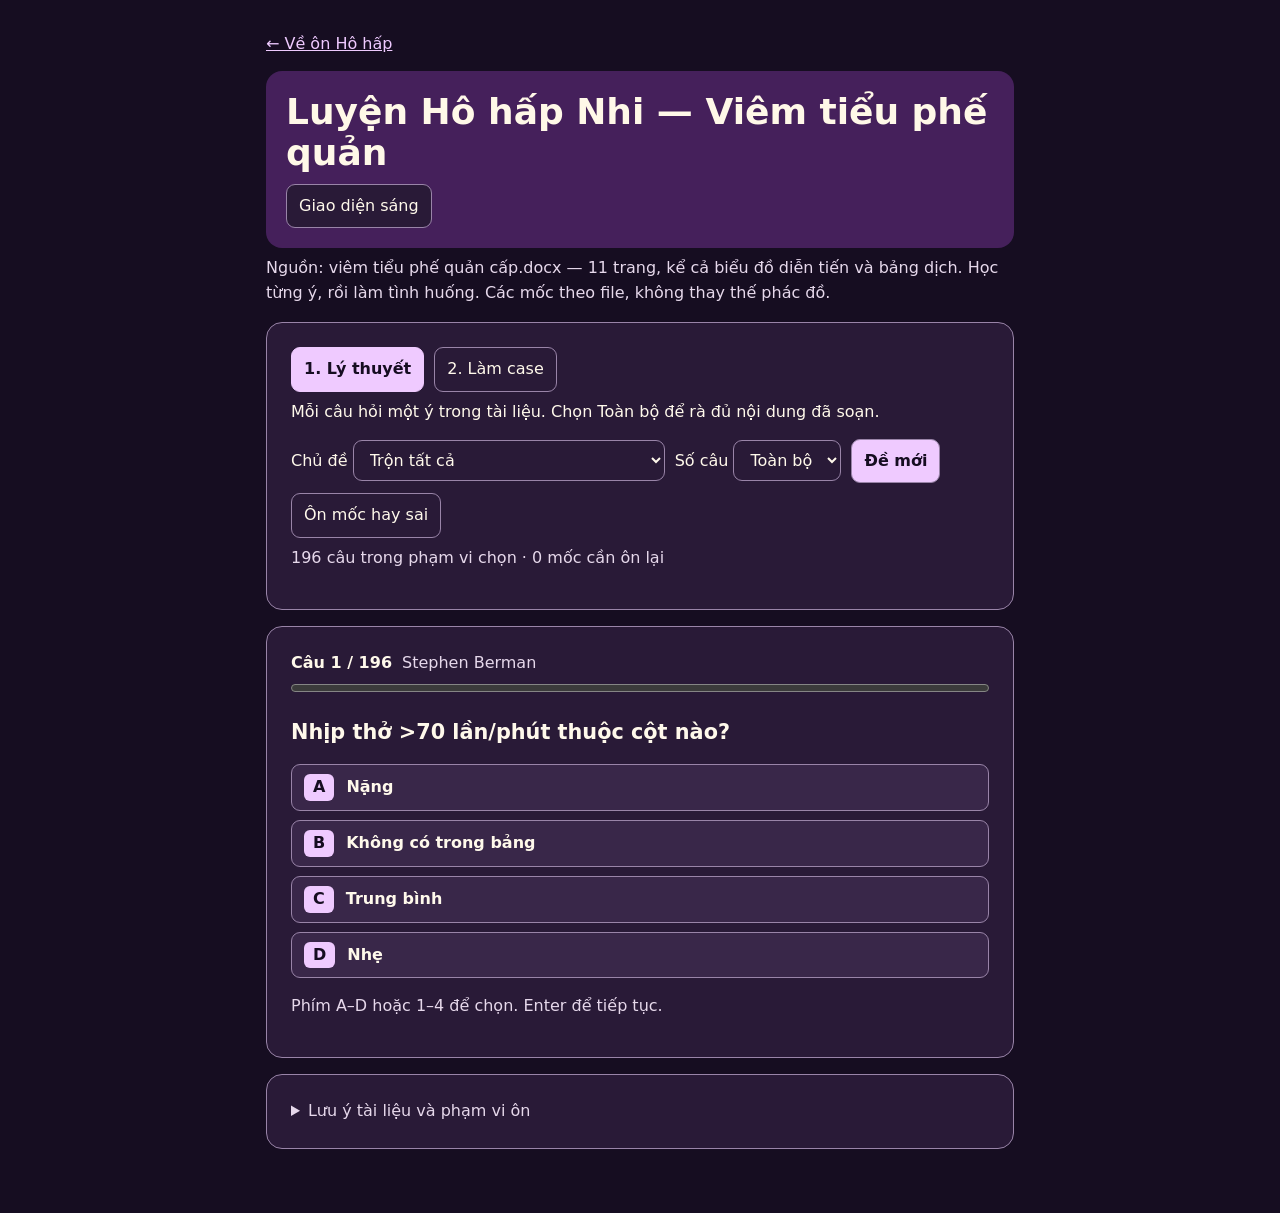
<file: on-thi/vtpq.html>
<!doctype html>
<html lang="vi"><meta charset="utf-8"><meta name="viewport" content="width=device-width,initial-scale=1">
<title>Luyện Hô hấp Nhi — Viêm tiểu phế quản</title>
<style>
:root{color-scheme:dark;--bg:#101827;--card:#192539;--ink:#f3f6fc;--dim:#b7c6db;--line:#435675;--accent:#95ebd1;--good:#a4f3c4;--bad:#ffb5b2} :root.light{color-scheme:light;--bg:#eef3fa;--card:white;--ink:#142239;--dim:#435675;--line:#9aaac0;--accent:#076353;--good:#116339;--bad:#9f2822}
*{box-sizing:border-box} body{margin:0;background:var(--bg);color:var(--ink);font:1rem/1.55 system-ui,sans-serif} main{max-width:780px;margin:auto;padding:24px 16px 48px} header,nav,.bar{display:flex;flex-wrap:wrap;align-items:center;gap:10px} header{justify-content:space-between} h1{font-size:clamp(1.5rem,5vw,2.25rem);line-height:1.15;margin:0} h2{font-size:1.3rem;line-height:1.4} p{margin:8px 0 14px} .muted,summary{color:var(--dim)} section,details{padding:clamp(14px,4vw,24px);background:var(--card);border:1px solid var(--line);border-radius:16px;margin:16px 0} button,select{font:inherit;color:inherit;background:var(--card);border:1px solid var(--line);border-radius:9px;padding:9px 12px;cursor:pointer} button[aria-pressed="true"]{border-color:var(--accent);color:var(--accent);font-weight:750} button:hover:not(:disabled){border-color:var(--accent)} button:focus-visible,select:focus-visible,summary:focus-visible{outline:2px solid var(--accent);outline-offset:3px} .primary{background:var(--accent);color:var(--bg);font-weight:750} .light .primary{color:white} .answers{display:grid;gap:9px;margin:16px 0} .answers button{text-align:left;display:flex;gap:12px} .answers b{color:var(--accent)} .answers .right{border:2px solid var(--good);color:var(--good)} .answers .wrong{border:2px solid var(--bad);color:var(--bad)} button:disabled{cursor:default;opacity:1} progress{width:100%;accent-color:var(--accent)} .feedback{border-left:3px solid var(--accent);padding-left:12px;margin-bottom:16px} table{border-collapse:collapse;width:100%;margin:8px 0 18px} td,th{text-align:left;padding:7px;border-bottom:1px solid var(--line)} .scroll{overflow:auto} summary{cursor:pointer} [hidden]{display:none!important}
:root{--bg:#160d21;--card:#291a37;--ink:#fff9eb;--dim:#e6d8eb;--line:#9984a8;--accent:#efcaff;--good:#ccffdc;--bad:#ffe0df;--choice:#392749;--okbg:#15452b;--errbg:#641d30}:root.light{--bg:#f6efdf;--card:#fffdf6;--ink:#26152f;--dim:#4d3c55;--line:#816c8c;--accent:#582274;--good:#074c29;--bad:#83132a;--choice:#f4eaf8;--okbg:#d2f6df;--errbg:#ffe0e2}header{background:#45205b;color:#fff8e8;padding:20px;border-radius:16px}header button{color:var(--ink)}.answers button{background:var(--choice);align-items:center;font-weight:600}.answers b{background:var(--accent);color:var(--bg);border-radius:6px;padding:1px 9px}.answers .right{background:var(--okbg)}.answers .wrong{background:var(--errbg)}button[aria-pressed=true]{background:var(--accent);color:var(--bg)}
</style>
<main><p><a href='./ho-hap.html' style='color:var(--accent)'>← Về ôn Hô hấp</a></p>
<header><h1>Luyện Hô hấp Nhi — Viêm tiểu phế quản</h1><button id="theme" type="button">Giao diện sáng</button></header>
<p class="muted">Nguồn: viêm tiểu phế quản cấp.docx — 11 trang, kể cả biểu đồ diễn tiến và bảng dịch. Học từng ý, rồi làm tình huống. Các mốc theo file, không thay thế phác đồ.</p>
<section>
<nav aria-label="Chặng luyện">
<button id="theory" aria-pressed="true">1. Lý thuyết</button>
<button id="cases" aria-pressed="false">2. Làm case</button>
</nav>
<p id="phase"></p>
<nav aria-label="Thiết lập lượt luyện">
<label>Chủ đề <select id="topic"><option value="">Trộn tất cả</option></select></label>
<label>Số câu <select id="length"><option value="all" selected>Toàn bộ</option><option>10</option><option>20</option><option>40</option><option>60</option><option>100</option></select></label>
<button id="start" class="primary">Đề mới</button><button id="retry">Ôn mốc hay sai</button>
</nav>
<p id="status" class="muted" role="status"></p>
</section>
<section id="quiz">
<div class="bar"><strong id="counter"></strong><span id="tag" class="muted"></span></div>
<progress id="progress" aria-label="Tiến độ lượt luyện"></progress>
<h2 id="question" tabindex="-1"></h2>
<div class="answers" id="answers"></div>
<div id="feedback" class="feedback" aria-live="polite" hidden></div>
<button id="next" class="primary" hidden>Câu tiếp</button>
<p class="muted">Phím A–D hoặc 1–4 để chọn. Enter để tiếp tục.</p>
</section>
<section id="results" hidden></section>
<details><summary>Lưu ý tài liệu và phạm vi ôn</summary><div id="reference" class="scroll"></div></details>
</main>
<script>'use strict';const topics=["Dịch tễ, nguyên nhân & diễn tiến","Lâm sàng & nguy cơ nặng","Chẩn đoán & phân biệt","Cận lâm sàng & biến chứng","Stephen Berman","Thang điểm RSS","Nhập viện & hỗ trợ hô hấp","Điều trị, nước & dinh dưỡng","Xuất viện, phòng ngừa & case"];const bank=[{"t":0,"q":"VTPQ cấp theo tài liệu gặp ở trẻ tuổi nào?","choices":["<24 tháng","<5 tuổi","<36 tháng","Chỉ sơ sinh"],"why":"Theo tài liệu VTPQ: <24 tháng.","mode":"theory","id":"vtpq0","key":0},{"t":0,"q":"Lứa tuổi thường gặp nhất?","choices":["2–6 tháng","6–12 tháng","12–24 tháng","2–5 tuổi"],"why":"Theo tài liệu VTPQ: 2–6 tháng.","mode":"theory","id":"vtpq1","key":1},{"t":0,"q":"Mùa bệnh tại Bắc bán cầu?","choices":["Thu đông, tháng 10 đến tháng 3 năm sau","Tháng 4–8","Chỉ mùa xuân","Tháng 6–9"],"why":"Theo tài liệu VTPQ: Thu đông, tháng 10 đến tháng 3 năm sau.","mode":"theory","id":"vtpq2","key":2},{"t":0,"q":"Mùa bệnh tại vùng nhiệt đới?","choices":["Quanh năm, cao điểm mùa mưa","Chỉ mùa khô","Chỉ mùa đông","Chỉ tháng 1"],"why":"Theo tài liệu VTPQ: Quanh năm, cao điểm mùa mưa.","mode":"theory","id":"vtpq3","key":3},{"t":0,"q":"Cao điểm tại TP.HCM theo file?","choices":["Tháng 8","Tháng 2","Tháng 4","Tháng 12"],"why":"Theo tài liệu VTPQ: Tháng 8.","mode":"theory","id":"vtpq4","key":4},{"t":0,"q":"Nhóm nguyên nhân VTPQ cấp?","choices":["Siêu vi","Vi khuẩn là nguyên nhân chính","Nấm","Ký sinh trùng"],"why":"Theo tài liệu VTPQ: Siêu vi.","mode":"theory","id":"vtpq5","key":5},{"t":0,"q":"Tác nhân chính?","choices":["RSV","Rhinovirus","Adenovirus","Influenza"],"why":"Theo tài liệu VTPQ: RSV.","mode":"theory","id":"vtpq6","key":6},{"t":0,"q":"Tỷ lệ RSV được ghi?","choices":["43–75%","18%","10–20%","80–100%"],"why":"Theo tài liệu VTPQ: 43–75%.","mode":"theory","id":"vtpq7","key":7},{"t":0,"q":"Tỷ lệ human rhinovirus trong file?","choices":["18%","43–75%","5%","90%"],"why":"Theo tài liệu VTPQ: 18%.","mode":"theory","id":"vtpq8","key":8},{"t":0,"q":"Type parainfluenza được nêu?","choices":["Type 3","Type 1","Type 2","Type 4"],"why":"Theo tài liệu VTPQ: Type 3.","mode":"theory","id":"vtpq9","key":9},{"t":0,"q":"Type human bocavirus được nêu?","choices":["Type 1","Type 2","Type 3","Type 4"],"why":"Theo tài liệu VTPQ: Type 1.","mode":"theory","id":"vtpq10","key":10},{"t":0,"q":"Những virus khác được liệt kê?","choices":["Metapneumovirus, influenza, adenovirus, coronavirus","Phế cầu, Hib, tụ cầu","Mycoplasma, lao, Hib","Liên cầu B, E. coli"],"why":"Theo tài liệu VTPQ: Metapneumovirus, influenza, adenovirus, coronavirus.","mode":"theory","id":"vtpq11","key":11},{"t":0,"q":"Đường lây trực tiếp?","choices":["Giọt chất tiết khi ho, hắt hơi","Qua máu là chủ yếu","Qua muỗi","Qua nước tiểu"],"why":"Theo tài liệu VTPQ: Giọt chất tiết khi ho, hắt hơi.","mode":"theory","id":"vtpq12","key":12},{"t":0,"q":"Đường lây gián tiếp được ghi?","choices":["Người chăm sóc, nhân viên y tế, đồ chơi","Chỉ thức ăn","Chỉ muỗi","Chỉ nước uống"],"why":"Theo tài liệu VTPQ: Người chăm sóc, nhân viên y tế, đồ chơi.","mode":"theory","id":"vtpq13","key":13},{"t":0,"q":"Giai đoạn triệu chứng rầm rộ nhất?","choices":["Ngày 3–6","Ngày 1–2","Ngày 10–15","Ngày 20–22"],"why":"Theo tài liệu VTPQ: Ngày 3–6.","mode":"theory","id":"vtpq14","key":14},{"t":0,"q":"Từ ngày nào triệu chứng giảm dần theo file?","choices":["Ngày 10","Ngày 3","Ngày 5","Ngày 20"],"why":"Theo tài liệu VTPQ: Ngày 10.","mode":"theory","id":"vtpq15","key":15},{"t":0,"q":"Triệu chứng đầu tiên trên biểu đồ trang 1?","choices":["Chảy mũi, có hoặc không sốt","Tím tái luôn luôn","Sốc","Co giật"],"why":"Theo tài liệu VTPQ: Chảy mũi, có hoặc không sốt.","mode":"theory","id":"vtpq16","key":16},{"t":0,"q":"Nếu sốt xuất hiện giai đoạn đang giảm triệu chứng, biểu đồ gợi nghĩ gì?","choices":["Bội nhiễm hoặc đồng nhiễm","Diễn tiến tự nhiên chắc chắn","Không cần đánh giá","Dị ứng chắc chắn"],"why":"Theo tài liệu VTPQ: Bội nhiễm hoặc đồng nhiễm.","mode":"theory","id":"vtpq17","key":17},{"t":1,"q":"Khò khè lần thứ mấy phù hợp lâm sàng VTPQ theo file?","choices":["Lần đầu hoặc thứ hai","Chỉ lần thứ ba","Trên 3 lần bắt buộc","Không cần khò khè"],"why":"Theo tài liệu VTPQ: Lần đầu hoặc thứ hai.","mode":"theory","id":"vtpq18","key":18},{"t":1,"q":"Khởi đầu VTPQ thường có triệu chứng nào?","choices":["Sốt nhẹ, ho, sổ mũi","Sốt cao và nhọt da bắt buộc","Ho ra máu","Đau ngực khu trú ngay"],"why":"Theo tài liệu VTPQ: Sốt nhẹ, ho, sổ mũi.","mode":"theory","id":"vtpq19","key":19},{"t":1,"q":"Khò khè và bú kém thường xuất hiện ngày nào theo mô tả?","choices":["Ngày 2–3","Ngày 10–12","Ngày 15–20","Ngày 1 bắt buộc"],"why":"Theo tài liệu VTPQ: Ngày 2–3.","mode":"theory","id":"vtpq20","key":20},{"t":1,"q":"Dấu khó thở đặc trưng về thì hô hấp?","choices":["Thở ra kéo dài","Hít vào kéo dài đơn độc","Không thay đổi thì thở","Ngưng thở bắt buộc"],"why":"Theo tài liệu VTPQ: Thở ra kéo dài.","mode":"theory","id":"vtpq21","key":21},{"t":1,"q":"Cơ bụng tham gia khi khó thở thì thở ra?","choices":["Gồng cơ thẳng bụng","Chỉ cơ nhai","Chỉ cơ cẳng tay","Không có cơ tham gia"],"why":"Theo tài liệu VTPQ: Gồng cơ thẳng bụng.","mode":"theory","id":"vtpq22","key":22},{"t":1,"q":"Dấu lồng ngực và gõ?","choices":["Căng phồng, gõ vang","Xẹp toàn bộ, gõ đục bắt buộc","Không thay đổi","Chỉ biến dạng xương"],"why":"Theo tài liệu VTPQ: Căng phồng, gõ vang.","mode":"theory","id":"vtpq23","key":23},{"t":1,"q":"Ran thường gặp?","choices":["Ran rít, ran ẩm","Chỉ tiếng cọ màng tim","Chỉ ran nổ khu trú","Không bao giờ có ran"],"why":"Theo tài liệu VTPQ: Ran rít, ran ẩm.","mode":"theory","id":"vtpq24","key":24},{"t":1,"q":"Trẻ nào có thể ngưng thở, suy hô hấp trong file?","choices":["<3 tháng hoặc sinh non","Chỉ trẻ >5 tuổi","Chỉ trẻ đủ tháng khỏe","Chỉ trẻ 2 tuổi"],"why":"Theo tài liệu VTPQ: <3 tháng hoặc sinh non.","mode":"theory","id":"vtpq25","key":25},{"t":1,"q":"Dấu tưới máu được nêu ở trẻ nhỏ/sinh non có suy hô hấp?","choices":["CRT >2 giây","CRT <1 giây bắt buộc","CRT luôn bình thường","Không cần đo CRT"],"why":"Theo tài liệu VTPQ: CRT >2 giây.","mode":"theory","id":"vtpq26","key":26},{"t":1,"q":"Mốc thở nhanh trong danh sách biểu hiện nặng?","choices":[">70 lần/phút",">50 lần/phút",">40 lần/phút",">30 lần/phút"],"why":"Theo tài liệu VTPQ: >70 lần/phút.","mode":"theory","id":"vtpq27","key":27},{"t":1,"q":"Kiểu thở nguy hiểm được nêu?","choices":["Thở không đều, ngưng thở","Thở đều bình thường","Thở khi vận động","Thở sâu một lần"],"why":"Theo tài liệu VTPQ: Thở không đều, ngưng thở.","mode":"theory","id":"vtpq28","key":28},{"t":1,"q":"Dấu màu da nặng?","choices":["Tím tái","Da hồng","Da hơi đỏ sau khóc","Không đổi màu"],"why":"Theo tài liệu VTPQ: Tím tái.","mode":"theory","id":"vtpq29","key":29},{"t":1,"q":"Dấu tri giác nặng?","choices":["Bứt rứt, kích thích, rối loạn tri giác","Chơi bình thường","Ngủ theo giờ","Ăn ngon"],"why":"Theo tài liệu VTPQ: Bứt rứt, kích thích, rối loạn tri giác.","mode":"theory","id":"vtpq30","key":30},{"t":1,"q":"Tam chứng ứ CO₂ trong file?","choices":["Vã mồ hôi, nhịp tim nhanh, cao huyết áp","Chi lạnh, mạch chậm, tụt HA","Sốt, ho, sổ mũi","Tím, phù, vàng da"],"why":"Theo tài liệu VTPQ: Vã mồ hôi, nhịp tim nhanh, cao huyết áp.","mode":"theory","id":"vtpq31","key":31},{"t":1,"q":"Mốc tuổi thai sinh non nguy cơ nặng?","choices":["<36 tuần","<37 tuần trong bảng này","<32 tuần mới tính","<28 tuần mới tính"],"why":"Theo tài liệu VTPQ: <36 tuần.","mode":"theory","id":"vtpq32","key":32},{"t":1,"q":"Mốc cân nặng lúc sinh nguy cơ nặng theo Berman?","choices":["<2,5 kg","<1 kg","<3 kg","<4 kg"],"why":"Theo tài liệu VTPQ: <2,5 kg.","mode":"theory","id":"vtpq33","key":33},{"t":1,"q":"Mốc tuổi nguy cơ diễn tiến nặng?","choices":["<12 tuần","<12 tháng","<24 tháng","<6 tháng"],"why":"Theo tài liệu VTPQ: <12 tuần.","mode":"theory","id":"vtpq34","key":34},{"t":1,"q":"Bệnh phổi mạn được đặc biệt nhấn mạnh?","choices":["Loạn sản phế quản phổi","Viêm mũi đơn thuần","Hen kiểm soát tốt","Viêm tai"],"why":"Theo tài liệu VTPQ: Loạn sản phế quản phổi.","mode":"theory","id":"vtpq35","key":35},{"t":1,"q":"Bất thường bẩm sinh đường thở trong nhóm nguy cơ?","choices":["Mềm sụn thanh quản, rò khí–thực quản","Chỉ dị tật chi","Chỉ thoát vị rốn","Chỉ cận thị"],"why":"Theo tài liệu VTPQ: Mềm sụn thanh quản, rò khí–thực quản.","mode":"theory","id":"vtpq36","key":36},{"t":1,"q":"Tim bẩm sinh nguy cơ cao theo mục diễn tiến nặng?","choices":["Có rối loạn huyết động quan trọng, tím hoặc tăng áp phổi","Chỉ âm thổi cơ năng","Chỉ tim bình thường","Chỉ nhịp xoang"],"why":"Theo tài liệu VTPQ: Có rối loạn huyết động quan trọng, tím hoặc tăng áp phổi.","mode":"theory","id":"vtpq37","key":37},{"t":1,"q":"Nhóm bệnh nền khác nguy cơ nặng?","choices":["Suy giảm miễn dịch, bệnh thần kinh cơ","Chỉ cận thị","Chỉ viêm da nhẹ","Chỉ gãy xương cũ"],"why":"Theo tài liệu VTPQ: Suy giảm miễn dịch, bệnh thần kinh cơ.","mode":"theory","id":"vtpq38","key":38},{"t":1,"q":"Yếu tố môi trường nguy cơ nặng?","choices":["Khói thuốc thụ động, đông đúc, đi nhà trẻ, anh chị em bệnh, ô nhiễm","Môi trường sạch, thoáng","Vệ sinh tay tốt","Không tiếp xúc người bệnh"],"why":"Theo tài liệu VTPQ: Khói thuốc thụ động, đông đúc, đi nhà trẻ, anh chị em bệnh, ô nhiễm.","mode":"theory","id":"vtpq39","key":39},{"t":2,"q":"Chẩn đoán xác định VTPQ cần đủ mấy yếu tố?","choices":["3","1","2","4"],"why":"Theo tài liệu VTPQ: 3.","mode":"theory","id":"vtpq40","key":40},{"t":2,"q":"Ba nhóm chẩn đoán xác định?","choices":["Dịch tễ, lâm sàng phù hợp, loại trừ nguyên nhân khác","CTM, CRP, cấy máu","Sốt, X-quang, PCR dương bắt buộc","Tuổi, giới, cân nặng"],"why":"Theo tài liệu VTPQ: Dịch tễ, lâm sàng phù hợp, loại trừ nguyên nhân khác.","mode":"theory","id":"vtpq41","key":41},{"t":2,"q":"Đặc điểm dịch tễ trong bảng chẩn đoán?","choices":["<24 tháng, thường nhất 2–6 tháng",">5 tuổi","Chỉ sơ sinh","1–5 tuổi"],"why":"Theo tài liệu VTPQ: <24 tháng, thường nhất 2–6 tháng.","mode":"theory","id":"vtpq42","key":42},{"t":2,"q":"Tiền sử nào gợi hen hơn VTPQ theo mục phân biệt?","choices":["Khò khè khó thở tái diễn >3 lần, dị ứng hoặc gia đình hen, đáp ứng giãn phế quản","Khò khè lần đầu, sổ mũi trước","Chỉ sốt nhẹ ngày 1","Chỉ trẻ 2 tháng"],"why":"Theo tài liệu VTPQ: Khò khè khó thở tái diễn >3 lần, dị ứng hoặc gia đình hen, đáp ứng giãn phế quản.","mode":"theory","id":"vtpq43","key":43},{"t":2,"q":"Dấu nào gợi viêm phổi vi khuẩn thay vì VTPQ đơn thuần?","choices":["Sốt cao, vẻ nhiễm trùng, tăng BC ưu thế đa nhân","Sổ mũi, sốt nhẹ","Khò khè lần đầu không sốt","Chỉ tăng lympho"],"why":"Theo tài liệu VTPQ: Sốt cao, vẻ nhiễm trùng, tăng BC ưu thế đa nhân.","mode":"theory","id":"vtpq44","key":44},{"t":2,"q":"Những bệnh cần phân biệt trong nhóm tim?","choices":["Suy tim sung huyết, viêm cơ tim siêu vi","Chỉ nhịp xoang bình thường","Viêm tai","Viêm ruột"],"why":"Theo tài liệu VTPQ: Suy tim sung huyết, viêm cơ tim siêu vi.","mode":"theory","id":"vtpq45","key":45},{"t":2,"q":"Nguyên nhân cơ học cần loại trừ?","choices":["Dị vật đường thở","Thiếu máu thiếu sắt đơn độc","Viêm da","Viêm kết mạc"],"why":"Theo tài liệu VTPQ: Dị vật đường thở.","mode":"theory","id":"vtpq46","key":46},{"t":2,"q":"Bệnh tiêu hóa cần phân biệt?","choices":["Trào ngược dạ dày–thực quản","Lồng ruột","Viêm ruột thừa","Táo bón"],"why":"Theo tài liệu VTPQ: Trào ngược dạ dày–thực quản.","mode":"theory","id":"vtpq47","key":47},{"t":2,"q":"Bệnh nhiễm trùng khác cần phân biệt?","choices":["Ho gà","Sốt rét đơn độc","Viêm bàng quang","Viêm gan A"],"why":"Theo tài liệu VTPQ: Ho gà.","mode":"theory","id":"vtpq48","key":48},{"t":2,"q":"Ran rít khu trú cố định gợi gì?","choices":["Bất thường cấu trúc/chèn ép đường thở","Chắc chắn VTPQ đơn thuần","Chắc chắn dị ứng thức ăn","Không cần khảo sát"],"why":"Theo tài liệu VTPQ: Bất thường cấu trúc/chèn ép đường thở.","mode":"theory","id":"vtpq49","key":49},{"t":2,"q":"Ví dụ bất thường gây ran rít khu trú cố định?","choices":["Mềm sụn khí/phế quản, hẹp phế quản, khí thủng thùy, kén chèn ép","Chỉ viêm mũi","Chỉ thiếu máu","Chỉ viêm họng"],"why":"Theo tài liệu VTPQ: Mềm sụn khí/phế quản, hẹp phế quản, khí thủng thùy, kén chèn ép.","mode":"theory","id":"vtpq50","key":50},{"t":2,"q":"CCAM bội nhiễm được gợi ý khi nào?","choices":["Chậm hồi phục, triệu chứng hô hấp kéo dài","Hết triệu chứng sau 1 ngày","Chỉ phát ban","Chỉ sốt nhẹ thoáng qua"],"why":"Theo tài liệu VTPQ: Chậm hồi phục, triệu chứng hô hấp kéo dài.","mode":"theory","id":"vtpq51","key":51},{"t":2,"q":"Bệnh phổi mô kẽ được gợi ý bởi kiểu diễn tiến nào?","choices":["Chậm hồi phục/tái phát, ran nổ, thở nhanh và giảm oxy kéo dài","Hết hoàn toàn sau 1 ngày","Chỉ đau tai","Chỉ nôn"],"why":"Theo tài liệu VTPQ: Chậm hồi phục/tái phát, ran nổ, thở nhanh và giảm oxy kéo dài.","mode":"theory","id":"vtpq52","key":52},{"t":2,"q":"Hai bệnh phổi mô kẽ đặc biệt được nêu?","choices":["Tăng sản tế bào thần kinh–nội tiết hoặc đột biến protein C surfactant","Hen và viêm mũi","Lao và ho gà","Tràn dịch và tràn khí"],"why":"Theo tài liệu VTPQ: Tăng sản tế bào thần kinh–nội tiết hoặc đột biến protein C surfactant.","mode":"theory","id":"vtpq53","key":53},{"t":2,"q":"VTPQ tắc nghẽn hậu nhiễm có đặc điểm?","choices":["Khò khè kéo dài, không đáp ứng giãn phế quản và corticoid sau nhiễm trùng nặng","Khò khè chỉ 1 giờ và hết","Luôn đáp ứng ngay SABA","Chỉ sốt không ho"],"why":"Theo tài liệu VTPQ: Khò khè kéo dài, không đáp ứng giãn phế quản và corticoid sau nhiễm trùng nặng.","mode":"theory","id":"vtpq54","key":54},{"t":3,"q":"X-quang ngực có chỉ định thường quy trong VTPQ không?","choices":["Không","Có cho mọi trẻ","Có nếu trẻ >6 tháng","Có mỗi ngày"],"why":"Theo tài liệu VTPQ: Không.","mode":"theory","id":"vtpq55","key":55},{"t":3,"q":"Khi nào file nêu chỉ định X-quang?","choices":["Nhập viện, có biến chứng","Mọi trẻ khỏe mạnh","Chỉ trước xuất viện","Chỉ khi khỏi"],"why":"Theo tài liệu VTPQ: Nhập viện, có biến chứng.","mode":"theory","id":"vtpq56","key":56},{"t":3,"q":"Dấu ứ khí trên X-quang?","choices":["Lồng ngực căng, tăng sáng hai bên, hoành hạ thấp và dẹt","Hoành vồng cao và phổi mờ toàn bộ","Chỉ bóng tim to","Chỉ tràn dịch"],"why":"Theo tài liệu VTPQ: Lồng ngực căng, tăng sáng hai bên, hoành hạ thấp và dẹt.","mode":"theory","id":"vtpq57","key":57},{"t":3,"q":"Khoang liên sườn rộng được mô tả trong file bằng mốc nào?","choices":["Gấp 1,5 lần xương sườn kế cạnh","Gấp 3 lần","Bằng 0,5 lần","Không có mốc"],"why":"Theo tài liệu VTPQ: Gấp 1,5 lần xương sườn kế cạnh.","mode":"theory","id":"vtpq58","key":58},{"t":3,"q":"Xẹp phổi thường gặp ở vị trí nào theo file?","choices":["Thùy trên phổi phải","Thùy dưới trái","Thùy giữa bắt buộc","Hai phổi toàn bộ"],"why":"Theo tài liệu VTPQ: Thùy trên phổi phải.","mode":"theory","id":"vtpq59","key":59},{"t":3,"q":"Các hình ảnh khác có thể gặp?","choices":["Dày thành phế quản, tổn thương mô kẽ, thâm nhiễm nhu mô","Chỉ đông đặc thùy bắt buộc","Chỉ bóng tim to","Chỉ tràn khí"],"why":"Theo tài liệu VTPQ: Dày thành phế quản, tổn thương mô kẽ, thâm nhiễm nhu mô.","mode":"theory","id":"vtpq60","key":60},{"t":3,"q":"X-quang bình thường có loại trừ VTPQ không?","choices":["Không","Có, tuyệt đối","Có ở mọi trẻ >6 tháng","Có nếu không sốt"],"why":"Theo tài liệu VTPQ: Không.","mode":"theory","id":"vtpq61","key":61},{"t":3,"q":"CTM thường gặp trong VTPQ?","choices":["BC bình thường hoặc tăng nhẹ, lympho ưu thế","BC hạt luôn 90%","BC luôn <1000","Hb luôn thấp"],"why":"Theo tài liệu VTPQ: BC bình thường hoặc tăng nhẹ, lympho ưu thế.","mode":"theory","id":"vtpq62","key":62},{"t":3,"q":"Dấu cô đặc máu theo file?","choices":["Hct tăng, tăng cả 3 dòng","Hct giảm","Chỉ giảm tiểu cầu","Chỉ giảm lympho"],"why":"Theo tài liệu VTPQ: Hct tăng, tăng cả 3 dòng.","mode":"theory","id":"vtpq63","key":63},{"t":3,"q":"Mốc Na gợi hội chứng tăng tiết ADH không phù hợp trong file?","choices":["<135","<145",">145","<120 mới nghĩ"],"why":"Na thấp chỉ gợi ý, không đủ xác định SIADH.","mode":"theory","id":"vtpq64","key":64},{"t":3,"q":"Xét nghiệm tìm tác nhân được liệt kê?","choices":["PCR, test nhanh","Soi phân","HbA1c","ECG"],"why":"Theo tài liệu VTPQ: PCR, test nhanh.","mode":"theory","id":"vtpq65","key":65},{"t":3,"q":"Ba nhóm biến chứng chính trong file?","choices":["Suy hô hấp, SIADH, bội nhiễm","Hen, viêm tai, táo bón","Thiếu máu, viêm gan, gãy xương","Viêm ruột, viêm thận, viêm da"],"why":"Theo tài liệu VTPQ: Suy hô hấp, SIADH, bội nhiễm.","mode":"theory","id":"vtpq66","key":66},{"t":3,"q":"Dấu lâm sàng gợi bội nhiễm?","choices":["Sốt cao khó hạ, diễn tiến không phù hợp","Sổ mũi ngày 1","Giảm triệu chứng từ ngày 10","Ăn tốt"],"why":"Theo tài liệu VTPQ: Sốt cao khó hạ, diễn tiến không phù hợp.","mode":"theory","id":"vtpq67","key":67},{"t":3,"q":"Suy hô hấp kéo dài quá ngày nào được file nêu gợi bội nhiễm?","choices":["Ngày 10","Ngày 2","Ngày 3","Ngày 5"],"why":"Theo tài liệu VTPQ: Ngày 10.","mode":"theory","id":"vtpq68","key":68},{"t":3,"q":"Mốc CRP gợi bội nhiễm trong file?","choices":[">20",">40",">100","<5"],"why":"File không ghi đơn vị ở dòng này; CRP không xác định bội nhiễm đơn độc.","mode":"theory","id":"vtpq69","key":69},{"t":3,"q":"CLS phối hợp gợi bội nhiễm?","choices":["BC tăng cao, CRP tăng, X-quang tổn thương viêm phổi","Chỉ X-quang bình thường","Chỉ Na bình thường","Chỉ Hb bình thường"],"why":"Theo tài liệu VTPQ: BC tăng cao, CRP tăng, X-quang tổn thương viêm phổi.","mode":"theory","id":"vtpq70","key":70},{"t":4,"q":"Stephen Berman chia VTPQ thành mấy thể?","choices":["4","3","2","5"],"why":"Theo tài liệu VTPQ: 4.","mode":"theory","id":"vtpq71","key":71},{"t":4,"q":"Bốn thể Berman?","choices":["Rất nặng, nặng, trung bình, nhẹ","Nặng, trung bình, nhẹ","Độ 1, 2, 3 suy hô hấp","Kiểm soát tốt, một phần, không kiểm soát"],"why":"Theo tài liệu VTPQ: Rất nặng, nặng, trung bình, nhẹ.","mode":"theory","id":"vtpq72","key":72},{"t":4,"q":"Ngưng thở thuộc thể nào theo Berman?","choices":["Rất nặng","Nặng","Trung bình","Nhẹ"],"why":"Theo tài liệu VTPQ: Rất nặng.","mode":"theory","id":"vtpq73","key":73},{"t":4,"q":"Tím khi đang thở oxy thuộc thể nào?","choices":["Rất nặng","Nặng","Trung bình","Nhẹ"],"why":"Theo tài liệu VTPQ: Rất nặng.","mode":"theory","id":"vtpq74","key":74},{"t":4,"q":"Không thể duy trì PaO₂ >50 mmHg với FiO₂ 80% thuộc thể nào?","choices":["Rất nặng","Nặng","Trung bình","Nhẹ"],"why":"Theo tài liệu VTPQ: Rất nặng.","mode":"theory","id":"vtpq75","key":75},{"t":4,"q":"Có dấu sốc thuộc thể nào?","choices":["Rất nặng","Nặng","Trung bình","Nhẹ"],"why":"Theo tài liệu VTPQ: Rất nặng.","mode":"theory","id":"vtpq76","key":76},{"t":4,"q":"Có nguy cơ cao thể nặng trong bảng Berman được xếp ở cột nào?","choices":["Nặng","Nhẹ","Trung bình","Rất nặng"],"why":"Theo tài liệu VTPQ: Nặng.","mode":"theory","id":"vtpq77","key":77},{"t":4,"q":"Nhịp thở >70 lần/phút thuộc cột nào?","choices":["Nặng","Nhẹ","Trung bình","Không có trong bảng"],"why":"Theo tài liệu VTPQ: Nặng.","mode":"theory","id":"vtpq78","key":78},{"t":4,"q":"Thở nhanh theo tuổi thuộc cột nào nếu không có dấu cao hơn?","choices":["Trung bình","Nhẹ","Rất nặng","Không có trong bảng"],"why":"Theo tài liệu VTPQ: Trung bình.","mode":"theory","id":"vtpq79","key":79},{"t":4,"q":"Không thở nhanh theo tuổi thuộc cột nào?","choices":["Nhẹ","Trung bình","Nặng","Rất nặng"],"why":"Theo tài liệu VTPQ: Nhẹ.","mode":"theory","id":"vtpq80","key":80},{"t":4,"q":"Co lõm ngực nặng thuộc cột nào?","choices":["Nặng","Nhẹ","Trung bình","Không có trong bảng"],"why":"Theo tài liệu VTPQ: Nặng.","mode":"theory","id":"vtpq81","key":81},{"t":4,"q":"Co lõm ngực trung bình thuộc cột nào?","choices":["Trung bình","Nhẹ","Nặng","Rất nặng"],"why":"Theo tài liệu VTPQ: Trung bình.","mode":"theory","id":"vtpq82","key":82},{"t":4,"q":"Không co lõm hoặc co lõm nhẹ thuộc cột nào?","choices":["Nhẹ","Trung bình","Nặng","Rất nặng"],"why":"Theo tài liệu VTPQ: Nhẹ.","mode":"theory","id":"vtpq83","key":83},{"t":4,"q":"Trao đổi khí kém hoặc thở rên thuộc cột nào?","choices":["Nặng","Nhẹ","Trung bình","Không có trong bảng"],"why":"Theo tài liệu VTPQ: Nặng.","mode":"theory","id":"vtpq84","key":84},{"t":4,"q":"Thở ra kéo dài và giảm trao đổi khí thuộc cột nào?","choices":["Trung bình","Nhẹ","Nặng","Rất nặng"],"why":"Theo tài liệu VTPQ: Trung bình.","mode":"theory","id":"vtpq85","key":85},{"t":4,"q":"Trao đổi khí tốt thuộc cột nào?","choices":["Nhẹ","Trung bình","Nặng","Rất nặng"],"why":"Theo tài liệu VTPQ: Nhẹ.","mode":"theory","id":"vtpq86","key":86},{"t":4,"q":"Có dấu mất nước thuộc cột nào?","choices":["Nặng","Nhẹ","Trung bình","Không có trong bảng"],"why":"Theo tài liệu VTPQ: Nặng.","mode":"theory","id":"vtpq87","key":87},{"t":4,"q":"Có dấu nhiễm trùng toàn thân thuộc cột nào?","choices":["Nặng","Nhẹ","Trung bình","Không có trong bảng"],"why":"Theo tài liệu VTPQ: Nặng.","mode":"theory","id":"vtpq88","key":88},{"t":4,"q":"Mốc SaO₂ ở cột nặng Berman?","choices":["<94%","<90%","<92%","<95%"],"why":"Theo tài liệu VTPQ: <94%.","mode":"theory","id":"vtpq89","key":89},{"t":5,"q":"RSS gồm bao nhiêu nhóm đánh giá?","choices":["4","3","5","6"],"why":"Theo tài liệu VTPQ: 4.","mode":"theory","id":"vtpq90","key":90},{"t":5,"q":"Bốn nhóm RSS?","choices":["Nhịp thở, tăng công hô hấp, khám phổi, hoạt động và ăn uống","Mạch, HA, nhiệt độ, SpO₂","Tuổi, giới, cân nặng, chiều cao","CTM, CRP, X-quang, khí máu"],"why":"Theo tài liệu VTPQ: Nhịp thở, tăng công hô hấp, khám phổi, hoạt động và ăn uống.","mode":"theory","id":"vtpq91","key":91},{"t":5,"q":"RSS nhẹ có khoảng điểm nào?","choices":["1–4","0–3","5–8","9–12"],"why":"Theo tài liệu VTPQ: 1–4.","mode":"theory","id":"vtpq92","key":92},{"t":5,"q":"RSS trung bình?","choices":["5–8","1–4","6–9","9–12"],"why":"Theo tài liệu VTPQ: 5–8.","mode":"theory","id":"vtpq93","key":93},{"t":5,"q":"RSS nặng?","choices":["9–12","5–8","8–12","1–4"],"why":"Theo tài liệu VTPQ: 9–12.","mode":"theory","id":"vtpq94","key":94},{"t":5,"q":"Tăng công hô hấp bình thường được mấy điểm?","choices":["0","1","2","3"],"why":"Theo tài liệu VTPQ: 0.","mode":"theory","id":"vtpq95","key":95},{"t":5,"q":"Co kéo nhẹ liên sườn hoặc hạ sườn được mấy điểm?","choices":["1","0","2","3"],"why":"Theo tài liệu VTPQ: 1.","mode":"theory","id":"vtpq96","key":96},{"t":5,"q":"Co kéo vừa liên sườn, hạ sườn, hõm dưới ức không rên/phập phồng/gật gù được mấy điểm?","choices":["2","0","1","3"],"why":"Theo tài liệu VTPQ: 2.","mode":"theory","id":"vtpq97","key":97},{"t":5,"q":"Co kéo nặng, hõm trên ức, thở rên/phập phồng/gật gù được mấy điểm?","choices":["3","0","1","2"],"why":"Theo tài liệu VTPQ: 3.","mode":"theory","id":"vtpq98","key":98},{"t":5,"q":"Thông khí tốt, phế âm bình thường được mấy điểm?","choices":["0","1","2","3"],"why":"Theo tài liệu VTPQ: 0.","mode":"theory","id":"vtpq99","key":99},{"t":5,"q":"Thông khí tốt, ran rít hoặc ran ngáy rải rác được mấy điểm?","choices":["1","0","2","3"],"why":"Theo tài liệu VTPQ: 1.","mode":"theory","id":"vtpq100","key":100},{"t":5,"q":"Giảm thông khí, ran rít/ngáy lan tỏa được mấy điểm?","choices":["2","0","1","3"],"why":"Theo tài liệu VTPQ: 2.","mode":"theory","id":"vtpq101","key":101},{"t":5,"q":"Thông khí kém được mấy điểm?","choices":["3","0","1","2"],"why":"Theo tài liệu VTPQ: 3.","mode":"theory","id":"vtpq102","key":102},{"t":5,"q":"Hoạt động, ăn uống, phát âm bình thường được mấy điểm?","choices":["0","1","2","3"],"why":"Theo tài liệu VTPQ: 0.","mode":"theory","id":"vtpq103","key":103},{"t":5,"q":"Quấy, bú giảm được mấy điểm?","choices":["1","0","2","3"],"why":"Theo tài liệu VTPQ: 1.","mode":"theory","id":"vtpq104","key":104},{"t":5,"q":"Kích thích, bú kém, giảm phát âm được mấy điểm?","choices":["2","0","1","3"],"why":"Theo tài liệu VTPQ: 2.","mode":"theory","id":"vtpq105","key":105},{"t":5,"q":"Lơ mơ, bỏ bú, không phát âm được được mấy điểm?","choices":["3","0","1","2"],"why":"Theo tài liệu VTPQ: 3.","mode":"theory","id":"vtpq106","key":106},{"t":5,"q":"Điểm tối đa RSS theo file?","choices":["12","10","15","20"],"why":"Theo tài liệu VTPQ: 12.","mode":"theory","id":"vtpq107","key":107},{"t":6,"q":"Ngưỡng RSS chỉ định nhập viện theo nguyên văn file?","choices":[">5 điểm","≥5 điểm","≥9 điểm",">8 điểm"],"why":"Theo tài liệu VTPQ: >5 điểm.","mode":"theory","id":"vtpq108","key":108},{"t":6,"q":"Trẻ <3 tháng, mốc mạch chỉ định nhập viện trong file?","choices":[">140 lần/phút","≥150 lần/phút",">120 lần/phút",">180 lần/phút"],"why":"Theo tài liệu VTPQ: >140 lần/phút.","mode":"theory","id":"vtpq109","key":109},{"t":6,"q":"Trẻ <3 tháng có thở nhanh có thuộc chỉ định nhập viện?","choices":["Có","Không","Chỉ nếu RSS ≥9","Chỉ nếu sốt >39"],"why":"Theo tài liệu VTPQ: Có.","mode":"theory","id":"vtpq110","key":110},{"t":6,"q":"Trẻ ≥3 tháng, mốc nhịp thở chỉ định nhập viện?","choices":["≥70 lần/phút",">70 lần/phút","≥60 lần/phút","≥50 lần/phút"],"why":"Theo tài liệu VTPQ: ≥70 lần/phút.","mode":"theory","id":"vtpq111","key":111},{"t":6,"q":"Trẻ ≥3 tháng, mốc mạch chỉ định nhập viện?","choices":["≥150 lần/phút",">140 lần/phút","≥120 lần/phút","≥180 lần/phút"],"why":"Theo tài liệu VTPQ: ≥150 lần/phút.","mode":"theory","id":"vtpq112","key":112},{"t":6,"q":"Trẻ ≥3 tháng, dấu nào khác là chỉ định nhập viện?","choices":["Tím tái, đổi tri giác, xẹp phổi X-quang","Chỉ sổ mũi","Chỉ ho nhẹ","Chỉ ăn tốt"],"why":"Theo tài liệu VTPQ: Tím tái, đổi tri giác, xẹp phổi X-quang.","mode":"theory","id":"vtpq113","key":113},{"t":6,"q":"Mốc SpO₂ nhập viện cần oxy theo file?","choices":["<90%","<94%","<95%","<98%"],"why":"Theo tài liệu VTPQ: <90%.","mode":"theory","id":"vtpq114","key":114},{"t":6,"q":"Dấu nguy kịch hô hấp trung bình–nặng được liệt kê?","choices":["Thở rên, phập phồng cánh mũi, co lõm, khó thở, tím","Chỉ sổ mũi","Chỉ sốt nhẹ","Chỉ ho thoáng qua"],"why":"Theo tài liệu VTPQ: Thở rên, phập phồng cánh mũi, co lõm, khó thở, tím.","mode":"theory","id":"vtpq115","key":115},{"t":6,"q":"Ngưng thở có chỉ định nhập viện?","choices":["Có","Không","Chỉ khi sốt","Chỉ nếu khò khè lần ba"],"why":"Theo tài liệu VTPQ: Có.","mode":"theory","id":"vtpq116","key":116},{"t":6,"q":"Bú kém và/hoặc mất nước có nằm trong chỉ định nhập viện?","choices":["Có","Không","Chỉ nếu sốc","Chỉ nếu CRP >100"],"why":"Theo tài liệu VTPQ: Có.","mode":"theory","id":"vtpq117","key":117},{"t":6,"q":"Vẻ nhiễm độc hoặc lơ mơ có chỉ định nhập viện?","choices":["Có","Không","Chỉ khi >2 tuổi","Chỉ nếu X-quang bình thường"],"why":"Theo tài liệu VTPQ: Có.","mode":"theory","id":"vtpq118","key":118},{"t":6,"q":"Khi có chỉ định thở máy, nằm đâu?","choices":["ICU","Phòng ngoài","Ngoại trú","Phòng khám"],"why":"Theo tài liệu VTPQ: ICU.","mode":"theory","id":"vtpq119","key":119},{"t":6,"q":"Hai dấu lâm sàng trong bảng chỉ định thở máy?","choices":["Cơn ngưng thở, kiệt sức","Ho, sổ mũi","Bú tốt, chơi tốt","Sốt nhẹ, phát ban"],"why":"Theo tài liệu VTPQ: Cơn ngưng thở, kiệt sức.","mode":"theory","id":"vtpq120","key":120},{"t":6,"q":"Mốc PaCO₂ trong bảng thở máy?","choices":[">55 mmHg",">45 mmHg","<35 mmHg",">80 mmHg"],"why":"Theo tài liệu VTPQ: >55 mmHg.","mode":"theory","id":"vtpq121","key":121},{"t":6,"q":"Mốc PaO₂ trong bảng thở máy?","choices":["<60 mmHg","<90 mmHg",">60 mmHg","<40 mmHg"],"why":"Theo tài liệu VTPQ: <60 mmHg.","mode":"theory","id":"vtpq122","key":122},{"t":6,"q":"Các dấu được liệt kê ở hàng chỉ định oxy tại cấp cứu?","choices":["Tím, thở >70, co lõm nặng, thở rên, bỏ bú/bú kém","Chỉ ho nhẹ","Chỉ sổ mũi","Chỉ sốt nhẹ"],"why":"Thông số trong bảng ôn không thay thế đánh giá SpO₂ và lâm sàng.","mode":"theory","id":"vtpq123","key":123},{"t":6,"q":"Vẫn tím khi thở oxy FiO₂ bao nhiêu được nêu cho NCPAP?","choices":["40%","21%","80%","100%"],"why":"Theo tài liệu VTPQ: 40%.","mode":"theory","id":"vtpq124","key":124},{"t":6,"q":"Nhịp thở nào dù đang thở oxy được nêu để cân nhắc NCPAP?","choices":[">70 lần/phút",">40 lần/phút",">50 lần/phút","<30 lần/phút"],"why":"Theo tài liệu VTPQ: >70 lần/phút.","mode":"theory","id":"vtpq125","key":125},{"t":6,"q":"Xẹp phổi trên X-quang thuộc chỉ định nằm đâu trong bảng?","choices":["Cấp cứu","Ngoại trú","Phòng ngoài bắt buộc","ICU bắt buộc"],"why":"Theo tài liệu VTPQ: Cấp cứu.","mode":"theory","id":"vtpq126","key":126},{"t":6,"q":"Khi nào nằm phòng ngoài?","choices":["Không có chỉ định ICU hoặc cấp cứu","Đang cần thở máy","Đang tím khi thở oxy","Đang sốc"],"why":"Theo tài liệu VTPQ: Không có chỉ định ICU hoặc cấp cứu.","mode":"theory","id":"vtpq127","key":127},{"t":7,"q":"Mục tiêu điều trị nội trú gồm?","choices":["Đủ nước/dinh dưỡng, hỗ trợ hô hấp, phát hiện và điều trị biến chứng","Chỉ kháng sinh","Chỉ hạ sốt","Chỉ phun khí dung"],"why":"Theo tài liệu VTPQ: Đủ nước/dinh dưỡng, hỗ trợ hô hấp, phát hiện và điều trị biến chứng.","mode":"theory","id":"vtpq128","key":128},{"t":7,"q":"VTPQ nhẹ ngoại trú theo file không dùng thường quy nhóm nào?","choices":["Khí dung/giãn phế quản, KS, corticoid, nước muối ưu trương","NaCl 0,9% rửa mũi","Bú mẹ","Bù nước"],"why":"Theo tài liệu VTPQ: Khí dung/giãn phế quản, KS, corticoid, nước muối ưu trương.","mode":"theory","id":"vtpq129","key":129},{"t":7,"q":"Dung dịch vệ sinh mũi?","choices":["NaCl 0,9%","NaCl 3% bắt buộc","NaCl 10%","Glucose 5%"],"why":"Theo tài liệu VTPQ: NaCl 0,9%.","mode":"theory","id":"vtpq130","key":130},{"t":7,"q":"Tần suất vệ sinh mũi trong file?","choices":["4–6 lần/ngày","1 lần/tuần","1 lần/ngày","12 lần/giờ"],"why":"Theo tài liệu VTPQ: 4–6 lần/ngày.","mode":"theory","id":"vtpq131","key":131},{"t":7,"q":"Dinh dưỡng và nước ngoại trú?","choices":["Tiếp tục bú mẹ, sữa, nước đủ theo cân nặng","Ngưng bú","Nhịn ăn","Chỉ truyền dịch"],"why":"Theo tài liệu VTPQ: Tiếp tục bú mẹ, sữa, nước đủ theo cân nặng.","mode":"theory","id":"vtpq132","key":132},{"t":7,"q":"Holliday–Segar: 10 kg đầu, nhu cầu dịch/ngày?","choices":["100 mL/kg/ngày","50 mL/kg/ngày","20 mL/kg/ngày","150 mL/kg/ngày"],"why":"Theo tài liệu VTPQ: 100 mL/kg/ngày.","mode":"theory","id":"vtpq133","key":133},{"t":7,"q":"Holliday–Segar: 10 kg tiếp theo (11–20 kg)?","choices":["50 mL/kg/ngày","100 mL/kg/ngày","20 mL/kg/ngày","4 mL/kg/ngày"],"why":"Theo tài liệu VTPQ: 50 mL/kg/ngày.","mode":"theory","id":"vtpq134","key":134},{"t":7,"q":"Holliday–Segar: mỗi kg vượt 20 kg?","choices":["20 mL/kg/ngày","50 mL/kg/ngày","100 mL/kg/ngày","10 mL/kg/ngày"],"why":"Theo tài liệu VTPQ: 20 mL/kg/ngày.","mode":"theory","id":"vtpq135","key":135},{"t":7,"q":"Mốc nhịp thở chỉ định sonde trong file?","choices":[">70 lần/phút",">50 lần/phút",">40 lần/phút","≥30 lần/phút"],"why":"Theo tài liệu VTPQ: >70 lần/phút.","mode":"theory","id":"vtpq136","key":136},{"t":7,"q":"Dấu tiêu hóa được liệt kê ở chỉ định sonde?","choices":["Nôn ói liên tục","Ăn tốt","Không nôn","Táo bón nhẹ"],"why":"Theo tài liệu VTPQ: Nôn ói liên tục.","mode":"theory","id":"vtpq137","key":137},{"t":7,"q":"Mốc SpO₂ dù thở oxy trong nhóm chỉ định sonde?","choices":["<90%","<95%","≥94%","<98%"],"why":"Theo tài liệu VTPQ: <90%.","mode":"theory","id":"vtpq138","key":138},{"t":7,"q":"Dấu khi bú trong nhóm chỉ định sonde?","choices":["Tăng công hô hấp rõ khi bú","Bú tốt không khó thở","Ngủ sau bú","Không thay đổi"],"why":"Theo tài liệu VTPQ: Tăng công hô hấp rõ khi bú.","mode":"theory","id":"vtpq139","key":139},{"t":7,"q":"Mốc năng lượng sonde được file nêu để cân nhắc nuôi tĩnh mạch?","choices":["<80 kcal/kg/ngày","<100 kcal/kg/ngày","<50 kcal/kg/ngày","<120 kcal/kg/ngày"],"why":"Theo tài liệu VTPQ: <80 kcal/kg/ngày.","mode":"theory","id":"vtpq140","key":140},{"t":7,"q":"Khi không có chỉ định sonde hoặc tĩnh mạch, ưu tiên?","choices":["Nuôi ăn đường tiêu hóa phù hợp","Nhịn ăn","Nuôi tĩnh mạch bắt buộc","Chỉ nước ngọt"],"why":"Theo tài liệu VTPQ: Nuôi ăn đường tiêu hóa phù hợp.","mode":"theory","id":"vtpq141","key":141},{"t":7,"q":"Nếu có SIADH, tỷ lệ dịch file nêu?","choices":["3/4 nhu cầu","1/2","Toàn bộ ×2","1/4"],"why":"Cần xác định SIADH và theo dõi điện giải; không áp dụng hạn chế dịch cho mọi trẻ.","mode":"theory","id":"vtpq142","key":142},{"t":7,"q":"Mốc sốt cho thuốc hạ sốt theo file?","choices":[">38,5°C",">37,5°C",">39,5°C",">40°C"],"why":"Theo tài liệu VTPQ: >38,5°C.","mode":"theory","id":"vtpq143","key":143},{"t":7,"q":"Khoảng cách hạ sốt ghi trong file?","choices":["4–6 giờ","1–2 giờ","2–3 giờ","12 giờ"],"why":"Theo tài liệu VTPQ: 4–6 giờ.","mode":"theory","id":"vtpq144","key":144},{"t":7,"q":"Các hàm lượng Hapacol bột được nêu?","choices":["90, 150, 250 mg","500, 750, 1000 mg","10, 20, 30 mg","Chỉ 1 g"],"why":"Theo tài liệu VTPQ: 90, 150, 250 mg.","mode":"theory","id":"vtpq145","key":145},{"t":7,"q":"Giãn phế quản có dùng thường quy?","choices":["Không","Có cho mọi trẻ","Có cho mọi trẻ <6 tháng","Có để dự phòng"],"why":"Theo tài liệu VTPQ: Không.","mode":"theory","id":"vtpq146","key":146},{"t":7,"q":"Khi nào tài liệu nêu có thể thử giãn phế quản?","choices":["Trung bình–nặng hoặc chưa loại trừ hen","Mọi ca nhẹ","Mọi ca đã hết khò khè","Để phòng RSV"],"why":"Đây là hướng theo file, không phải chỉ định thường quy cho VTPQ; cần đánh giá khả năng hen và phác đồ hiện hành.","mode":"theory","id":"vtpq147","key":147},{"t":7,"q":"Thuốc thử giãn phế quản trong mẫu?","choices":["Salbutamol","Ipratropium bắt buộc","Budesonide đơn độc","Adrenaline bắt buộc"],"why":"Theo tài liệu VTPQ: Salbutamol.","mode":"theory","id":"vtpq148","key":148},{"t":7,"q":"Hàm lượng salbutamol của mẫu?","choices":["2,5 mg/2,5 mL","5 mg/2,5 mL","0,5 mg/2 mL","1 mg/2 mL"],"why":"Theo tài liệu VTPQ: 2,5 mg/2,5 mL.","mode":"theory","id":"vtpq149","key":149},{"t":7,"q":"Thể tích pha mẫu khí dung?","choices":["Đủ 4 mL","Đủ 2 mL","Đủ 10 mL","Đủ 20 mL"],"why":"Theo tài liệu VTPQ: Đủ 4 mL.","mode":"theory","id":"vtpq150","key":150},{"t":7,"q":"Mẫu thử phun bao nhiêu cữ, cách nhau bao lâu?","choices":["3 cữ, 20 phút","2 cữ, 5 phút","1 cữ, 60 phút","4 cữ, 10 phút"],"why":"Theo tài liệu VTPQ: 3 cữ, 20 phút.","mode":"theory","id":"vtpq151","key":151},{"t":7,"q":"Nếu thử giãn phế quản không đáp ứng theo file?","choices":["Ngưng phun, đánh giá lại","Tiếp tục vô hạn","Tăng gấp đôi tự động","Cho về không đánh giá"],"why":"Theo tài liệu VTPQ: Ngưng phun, đánh giá lại.","mode":"theory","id":"vtpq152","key":152},{"t":7,"q":"Nếu có đáp ứng giảm triệu chứng theo file?","choices":["Có thể phun tiếp sau đánh giá","Ngưng tất cả theo dõi","Tăng liều tự động","Chẩn đoán hen chắc chắn"],"why":"Theo tài liệu VTPQ: Có thể phun tiếp sau đánh giá.","mode":"theory","id":"vtpq153","key":153},{"t":7,"q":"Vật lý trị liệu được nêu cho trẻ ICU có gì?","choices":["Đặt nội khí quản","Chỉ sốt nhẹ","Chỉ sổ mũi","Chỉ ăn tốt"],"why":"Theo tài liệu VTPQ: Đặt nội khí quản.","mode":"theory","id":"vtpq154","key":154},{"t":7,"q":"Bệnh kèm khó làm sạch dịch tiết là chỉ định VLT liệu theo file?","choices":["Thần kinh cơ, xơ nang","Cận thị","Viêm da nhẹ","Mọc răng"],"why":"Theo tài liệu VTPQ: Thần kinh cơ, xơ nang.","mode":"theory","id":"vtpq155","key":155},{"t":7,"q":"Kháng sinh có dùng thường quy trong VTPQ?","choices":["Không","Có cho mọi trẻ","Có cho mọi ca RSV","Có để dự phòng hen"],"why":"Theo tài liệu VTPQ: Không.","mode":"theory","id":"vtpq156","key":156},{"t":7,"q":"Khi VTPQ nặng nghi bội nhiễm chưa loại trừ nhiễm trùng, file nêu gì?","choices":["Cân nhắc điều trị kháng sinh sau đánh giá","Luôn không dùng bất kể nhiễm trùng","Chỉ dùng thuốc ho","Chỉ dùng kẽm"],"why":"Theo tài liệu VTPQ: Cân nhắc điều trị kháng sinh sau đánh giá.","mode":"theory","id":"vtpq157","key":157},{"t":7,"q":"Ở ca không nặng, mốc không cải thiện điều trị triệu chứng được nêu cùng các dấu nghi bội nhiễm?","choices":["4–5 ngày","1 giờ","1 ngày","14 ngày"],"why":"Theo tài liệu VTPQ: 4–5 ngày.","mode":"theory","id":"vtpq158","key":158},{"t":7,"q":"Các dấu khác để nghĩ dùng KS theo file?","choices":["Sốt cao, nguy cơ cao, tổn thương nhu mô trên X-quang","Chỉ sổ mũi","Chỉ ho nhẹ ngày 1","Chỉ RSV dương"],"why":"Theo tài liệu VTPQ: Sốt cao, nguy cơ cao, tổn thương nhu mô trên X-quang.","mode":"theory","id":"vtpq159","key":159},{"t":7,"q":"Hai kháng sinh thường dùng được ghi ở dòng tên thuốc?","choices":["Ceftriaxone hoặc cefotaxim","Amoxicillin và kẽm","Vancomycin cho mọi trẻ","Azithromycin cho mọi trẻ"],"why":"Theo tài liệu VTPQ: Ceftriaxone hoặc cefotaxim.","mode":"theory","id":"vtpq160","key":160},{"t":7,"q":"Ceftriaxone trong bảng VTPQ ghi liều?","choices":["80–100 mg/kg/ngày chia 1–2, tối đa 4 g/ngày","30 mg/kg/ngày","150 mg/kg/lần","10 mg/kg/ngày"],"why":"Theo tài liệu VTPQ: 80–100 mg/kg/ngày chia 1–2, tối đa 4 g/ngày.","mode":"theory","id":"vtpq161","key":161},{"t":8,"q":"Mốc theo dõi sát được ghi?","choices":["12–24 giờ","48–72 giờ","7 ngày","1 tháng"],"why":"Theo tài liệu VTPQ: 12–24 giờ.","mode":"theory","id":"vtpq162","key":162},{"t":8,"q":"Tiêu chuẩn nhịp thở xuất viện trẻ <6 tháng?","choices":["<60 lần/phút","<55 lần/phút","<45 lần/phút","<70 lần/phút"],"why":"Theo tài liệu VTPQ: <60 lần/phút.","mode":"theory","id":"vtpq163","key":163},{"t":8,"q":"Tiêu chuẩn nhịp thở xuất viện trẻ 6–11 tháng?","choices":["<55 lần/phút","<60 lần/phút","<45 lần/phút","<70 lần/phút"],"why":"Theo tài liệu VTPQ: <55 lần/phút.","mode":"theory","id":"vtpq164","key":164},{"t":8,"q":"Tiêu chuẩn nhịp thở xuất viện trẻ ≥12 tháng?","choices":["<45 lần/phút","<60 lần/phút","<55 lần/phút","<70 lần/phút"],"why":"Theo tài liệu VTPQ: <45 lần/phút.","mode":"theory","id":"vtpq165","key":165},{"t":8,"q":"Thời gian ổn định khí trời không oxy theo file?","choices":["Ít nhất 6–12 giờ","1 giờ","2–3 giờ","48 giờ bắt buộc"],"why":"Theo tài liệu VTPQ: Ít nhất 6–12 giờ.","mode":"theory","id":"vtpq166","key":166},{"t":8,"q":"Tiêu chuẩn bù nước trước xuất viện?","choices":["Đủ nước bằng đường uống","Bắt buộc truyền dịch","Không cần bù","Chỉ uống được một ngụm"],"why":"Theo tài liệu VTPQ: Đủ nước bằng đường uống.","mode":"theory","id":"vtpq167","key":167},{"t":8,"q":"Tiêu chuẩn gia đình trước xuất viện?","choices":["Có thể chăm sóc và theo dõi tại nhà","Không cần theo dõi","Không cần hiểu dấu nặng","Chỉ cần nhà gần"],"why":"Theo tài liệu VTPQ: Có thể chăm sóc và theo dõi tại nhà.","mode":"theory","id":"vtpq168","key":168},{"t":8,"q":"Tái khám ngoại trú không dấu bất thường?","choices":["Sau 2 ngày","Sau 1 tuần","Sau 1 tháng","Sau 12 ngày"],"why":"Theo tài liệu VTPQ: Sau 2 ngày.","mode":"theory","id":"vtpq169","key":169},{"t":8,"q":"Dấu cần khám ngay theo file?","choices":["Bỏ bú, sốt cao, thở bất thường, tím tái","Ăn tốt","Chơi tốt","Hết sổ mũi"],"why":"Theo tài liệu VTPQ: Bỏ bú, sốt cao, thở bất thường, tím tái.","mode":"theory","id":"vtpq170","key":170},{"t":8,"q":"Phòng ngừa lây nhiễm bằng biện pháp nào?","choices":["Vệ sinh tay, tránh tiếp xúc người bệnh hô hấp cấp","Dùng kháng sinh dự phòng thường quy","Không rửa tay","Dùng chung đồ chơi chưa vệ sinh"],"why":"Theo tài liệu VTPQ: Vệ sinh tay, tránh tiếp xúc người bệnh hô hấp cấp.","mode":"theory","id":"vtpq171","key":171},{"t":8,"q":"Yếu tố môi trường cần tránh?","choices":["Khói thuốc lá","Không khí sạch","Vệ sinh tốt","Bú mẹ"],"why":"Theo tài liệu VTPQ: Khói thuốc lá.","mode":"theory","id":"vtpq172","key":172},{"t":8,"q":"Vaccine được nêu cho trẻ ngoài dự phòng RSV?","choices":["Cúm","Chỉ viêm gan A","Chỉ dại","Chỉ uốn ván"],"why":"Theo tài liệu VTPQ: Cúm.","mode":"theory","id":"vtpq173","key":173},{"t":8,"q":"Dự phòng RSV cho mẹ được file nêu ở tam cá nguyệt nào?","choices":["Thứ ba","Thứ nhất","Thứ hai","Sau sinh mới dùng"],"why":"Thời điểm cụ thể cần đối chiếu chỉ định sản phẩm và chương trình hiện hành.","mode":"theory","id":"vtpq174","key":174},{"t":8,"q":"Khoảng cách tối thiểu trước sinh trong ghi chú RSV mẹ?","choices":["≥14 ngày","≥1 ngày","≥7 ngày","≥30 ngày"],"why":"Mốc theo file, không phải tư vấn tiêm cá thể.","mode":"theory","id":"vtpq175","key":175},{"t":8,"q":"Nếu mẹ chưa được tiêm RSV trong thai kỳ, tài liệu nêu hướng nào?","choices":["Kháng thể đơn dòng cho trẻ sơ sinh phù hợp chỉ định","Kháng sinh dự phòng thường quy","Corticoid uống kéo dài","Không có biện pháp nào"],"why":"Theo tài liệu VTPQ: Kháng thể đơn dòng cho trẻ sơ sinh phù hợp chỉ định.","mode":"theory","id":"vtpq176","key":176},{"t":8,"q":"Tên kháng thể đơn dòng chống RSV được nêu?","choices":["Palivizumab","Vancomycin","Salbutamol","Ceftriaxone"],"why":"Tên theo file; lựa chọn dự phòng thực tế phụ thuộc đối tượng và sản phẩm hiện có.","mode":"theory","id":"vtpq177","key":177},{"t":5,"q":"RSS: nhóm ≤2 tháng, nhịp thở <60 lần/phút được mấy điểm?","choices":["1 điểm","0 điểm","2 điểm","3 điểm"],"why":"Bảng RSS trang 6: ≤2 tháng, <60 lần/phút = 1 điểm.","mode":"theory","id":"vtpq178","key":178},{"t":5,"q":"RSS: nhóm ≤2 tháng, nhịp thở 1 điểm tương ứng khoảng nào?","choices":["<60 lần/phút","60–69 lần/phút","≥70 lần/phút","Không có khoảng nào"],"why":"Đối chiếu bảng RSS trang 6: <60 lần/phút.","mode":"theory","id":"vtpq179","key":179},{"t":5,"q":"RSS: nhóm ≤2 tháng, nhịp thở 60–69 lần/phút được mấy điểm?","choices":["2 điểm","0 điểm","1 điểm","3 điểm"],"why":"Bảng RSS trang 6: ≤2 tháng, 60–69 lần/phút = 2 điểm.","mode":"theory","id":"vtpq180","key":180},{"t":5,"q":"RSS: nhóm ≤2 tháng, nhịp thở 2 điểm tương ứng khoảng nào?","choices":["60–69 lần/phút","<60 lần/phút","≥70 lần/phút","Không có khoảng nào"],"why":"Đối chiếu bảng RSS trang 6: 60–69 lần/phút.","mode":"theory","id":"vtpq181","key":181},{"t":5,"q":"RSS: nhóm ≤2 tháng, nhịp thở ≥70 lần/phút được mấy điểm?","choices":["3 điểm","0 điểm","1 điểm","2 điểm"],"why":"Bảng RSS trang 6: ≤2 tháng, ≥70 lần/phút = 3 điểm.","mode":"theory","id":"vtpq182","key":182},{"t":5,"q":"RSS: nhóm ≤2 tháng, nhịp thở 3 điểm tương ứng khoảng nào?","choices":["≥70 lần/phút","<60 lần/phút","60–69 lần/phút","Không có khoảng nào"],"why":"Đối chiếu bảng RSS trang 6: ≥70 lần/phút.","mode":"theory","id":"vtpq183","key":183},{"t":5,"q":"Trẻ 1 tháng thở 59 lần/phút. Điểm thành phần nhịp thở RSS?","choices":["1 điểm","0 điểm","2 điểm","3 điểm"],"why":"Nhịp thở 59 thuộc khoảng <60 ở nhóm tuổi này.","mode":"case","id":"vtpq184","key":184},{"t":5,"q":"Trẻ 1 tháng thở 60 lần/phút. Điểm thành phần nhịp thở RSS?","choices":["2 điểm","0 điểm","1 điểm","3 điểm"],"why":"Nhịp thở 60 thuộc khoảng 60–69 ở nhóm tuổi này.","mode":"case","id":"vtpq185","key":185},{"t":5,"q":"Trẻ 1 tháng thở 69 lần/phút. Điểm thành phần nhịp thở RSS?","choices":["2 điểm","0 điểm","1 điểm","3 điểm"],"why":"Nhịp thở 69 thuộc khoảng 60–69 ở nhóm tuổi này.","mode":"case","id":"vtpq186","key":186},{"t":5,"q":"Trẻ 1 tháng thở 70 lần/phút. Điểm thành phần nhịp thở RSS?","choices":["3 điểm","0 điểm","1 điểm","2 điểm"],"why":"Nhịp thở 70 thuộc khoảng ≥70 ở nhóm tuổi này.","mode":"case","id":"vtpq187","key":187},{"t":5,"q":"Trẻ 1 tháng thở 75 lần/phút. Điểm thành phần nhịp thở RSS?","choices":["3 điểm","0 điểm","1 điểm","2 điểm"],"why":"Nhịp thở 75 thuộc khoảng ≥70 ở nhóm tuổi này.","mode":"case","id":"vtpq188","key":188},{"t":5,"q":"RSS: nhóm 3 tháng–1 tuổi, nhịp thở <50 lần/phút được mấy điểm?","choices":["1 điểm","0 điểm","2 điểm","3 điểm"],"why":"Bảng RSS trang 6: 3 tháng–1 tuổi, <50 lần/phút = 1 điểm.","mode":"theory","id":"vtpq189","key":189},{"t":5,"q":"RSS: nhóm 3 tháng–1 tuổi, nhịp thở 1 điểm tương ứng khoảng nào?","choices":["<50 lần/phút","50–59 lần/phút","≥60 lần/phút","Không có khoảng nào"],"why":"Đối chiếu bảng RSS trang 6: <50 lần/phút.","mode":"theory","id":"vtpq190","key":190},{"t":5,"q":"RSS: nhóm 3 tháng–1 tuổi, nhịp thở 50–59 lần/phút được mấy điểm?","choices":["2 điểm","0 điểm","1 điểm","3 điểm"],"why":"Bảng RSS trang 6: 3 tháng–1 tuổi, 50–59 lần/phút = 2 điểm.","mode":"theory","id":"vtpq191","key":191},{"t":5,"q":"RSS: nhóm 3 tháng–1 tuổi, nhịp thở 2 điểm tương ứng khoảng nào?","choices":["50–59 lần/phút","<50 lần/phút","≥60 lần/phút","Không có khoảng nào"],"why":"Đối chiếu bảng RSS trang 6: 50–59 lần/phút.","mode":"theory","id":"vtpq192","key":192},{"t":5,"q":"RSS: nhóm 3 tháng–1 tuổi, nhịp thở ≥60 lần/phút được mấy điểm?","choices":["3 điểm","0 điểm","1 điểm","2 điểm"],"why":"Bảng RSS trang 6: 3 tháng–1 tuổi, ≥60 lần/phút = 3 điểm.","mode":"theory","id":"vtpq193","key":193},{"t":5,"q":"RSS: nhóm 3 tháng–1 tuổi, nhịp thở 3 điểm tương ứng khoảng nào?","choices":["≥60 lần/phút","<50 lần/phút","50–59 lần/phút","Không có khoảng nào"],"why":"Đối chiếu bảng RSS trang 6: ≥60 lần/phút.","mode":"theory","id":"vtpq194","key":194},{"t":5,"q":"Trẻ 6 tháng thở 49 lần/phút. Điểm thành phần nhịp thở RSS?","choices":["1 điểm","0 điểm","2 điểm","3 điểm"],"why":"Nhịp thở 49 thuộc khoảng <50 ở nhóm tuổi này.","mode":"case","id":"vtpq195","key":195},{"t":5,"q":"Trẻ 6 tháng thở 50 lần/phút. Điểm thành phần nhịp thở RSS?","choices":["2 điểm","0 điểm","1 điểm","3 điểm"],"why":"Nhịp thở 50 thuộc khoảng 50–59 ở nhóm tuổi này.","mode":"case","id":"vtpq196","key":196},{"t":5,"q":"Trẻ 6 tháng thở 59 lần/phút. Điểm thành phần nhịp thở RSS?","choices":["2 điểm","0 điểm","1 điểm","3 điểm"],"why":"Nhịp thở 59 thuộc khoảng 50–59 ở nhóm tuổi này.","mode":"case","id":"vtpq197","key":197},{"t":5,"q":"Trẻ 6 tháng thở 60 lần/phút. Điểm thành phần nhịp thở RSS?","choices":["3 điểm","0 điểm","1 điểm","2 điểm"],"why":"Nhịp thở 60 thuộc khoảng ≥60 ở nhóm tuổi này.","mode":"case","id":"vtpq198","key":198},{"t":5,"q":"Trẻ 6 tháng thở 65 lần/phút. Điểm thành phần nhịp thở RSS?","choices":["3 điểm","0 điểm","1 điểm","2 điểm"],"why":"Nhịp thở 65 thuộc khoảng ≥60 ở nhóm tuổi này.","mode":"case","id":"vtpq199","key":199},{"t":5,"q":"RSS: nhóm 1–2 tuổi, nhịp thở <40 lần/phút được mấy điểm?","choices":["1 điểm","0 điểm","2 điểm","3 điểm"],"why":"Bảng RSS trang 6: 1–2 tuổi, <40 lần/phút = 1 điểm.","mode":"theory","id":"vtpq200","key":200},{"t":5,"q":"RSS: nhóm 1–2 tuổi, nhịp thở 1 điểm tương ứng khoảng nào?","choices":["<40 lần/phút","40–49 lần/phút","≥50 lần/phút","Không có khoảng nào"],"why":"Đối chiếu bảng RSS trang 6: <40 lần/phút.","mode":"theory","id":"vtpq201","key":201},{"t":5,"q":"RSS: nhóm 1–2 tuổi, nhịp thở 40–49 lần/phút được mấy điểm?","choices":["2 điểm","0 điểm","1 điểm","3 điểm"],"why":"Bảng RSS trang 6: 1–2 tuổi, 40–49 lần/phút = 2 điểm.","mode":"theory","id":"vtpq202","key":202},{"t":5,"q":"RSS: nhóm 1–2 tuổi, nhịp thở 2 điểm tương ứng khoảng nào?","choices":["40–49 lần/phút","<40 lần/phút","≥50 lần/phút","Không có khoảng nào"],"why":"Đối chiếu bảng RSS trang 6: 40–49 lần/phút.","mode":"theory","id":"vtpq203","key":203},{"t":5,"q":"RSS: nhóm 1–2 tuổi, nhịp thở ≥50 lần/phút được mấy điểm?","choices":["3 điểm","0 điểm","1 điểm","2 điểm"],"why":"Bảng RSS trang 6: 1–2 tuổi, ≥50 lần/phút = 3 điểm.","mode":"theory","id":"vtpq204","key":204},{"t":5,"q":"RSS: nhóm 1–2 tuổi, nhịp thở 3 điểm tương ứng khoảng nào?","choices":["≥50 lần/phút","<40 lần/phút","40–49 lần/phút","Không có khoảng nào"],"why":"Đối chiếu bảng RSS trang 6: ≥50 lần/phút.","mode":"theory","id":"vtpq205","key":205},{"t":5,"q":"Trẻ 18 tháng thở 39 lần/phút. Điểm thành phần nhịp thở RSS?","choices":["1 điểm","0 điểm","2 điểm","3 điểm"],"why":"Nhịp thở 39 thuộc khoảng <40 ở nhóm tuổi này.","mode":"case","id":"vtpq206","key":206},{"t":5,"q":"Trẻ 18 tháng thở 40 lần/phút. Điểm thành phần nhịp thở RSS?","choices":["2 điểm","0 điểm","1 điểm","3 điểm"],"why":"Nhịp thở 40 thuộc khoảng 40–49 ở nhóm tuổi này.","mode":"case","id":"vtpq207","key":207},{"t":5,"q":"Trẻ 18 tháng thở 49 lần/phút. Điểm thành phần nhịp thở RSS?","choices":["2 điểm","0 điểm","1 điểm","3 điểm"],"why":"Nhịp thở 49 thuộc khoảng 40–49 ở nhóm tuổi này.","mode":"case","id":"vtpq208","key":208},{"t":5,"q":"Trẻ 18 tháng thở 50 lần/phút. Điểm thành phần nhịp thở RSS?","choices":["3 điểm","0 điểm","1 điểm","2 điểm"],"why":"Nhịp thở 50 thuộc khoảng ≥50 ở nhóm tuổi này.","mode":"case","id":"vtpq209","key":209},{"t":5,"q":"Trẻ 18 tháng thở 55 lần/phút. Điểm thành phần nhịp thở RSS?","choices":["3 điểm","0 điểm","1 điểm","2 điểm"],"why":"Nhịp thở 55 thuộc khoảng ≥50 ở nhóm tuổi này.","mode":"case","id":"vtpq210","key":210},{"t":0,"q":"Bé 5 tháng, sổ mũi 2 ngày rồi khò khè. Độ tuổi có phù hợp dịch tễ VTPQ?","choices":["Có, thuộc nhóm thường gặp nhất","Không, chỉ >1 tuổi","Không, chỉ sơ sinh","Không, chỉ >2 tuổi"],"why":"Theo tài liệu VTPQ: Có, thuộc nhóm thường gặp nhất.","mode":"case","id":"vtpq211","key":211},{"t":0,"q":"Bé VTPQ ngày 4, triệu chứng tăng. Đối chiếu biểu đồ tự nhiên?","choices":["Đang trong giai đoạn thường rầm rộ ngày 3–6","Đã qua giai đoạn bệnh","Luôn phải là bội nhiễm","Không có liên quan thời gian"],"why":"Theo tài liệu VTPQ: Đang trong giai đoạn thường rầm rộ ngày 3–6.","mode":"case","id":"vtpq212","key":212},{"t":0,"q":"Bé ngày 12 đang giảm ho rồi sốt cao mới. Nghĩ thêm?","choices":["Bội nhiễm/đồng nhiễm","Chắc chắn diễn tiến thông thường","Chắc chắn hen","Không cần đánh giá"],"why":"Theo tài liệu VTPQ: Bội nhiễm/đồng nhiễm.","mode":"case","id":"vtpq213","key":213},{"t":1,"q":"Bé sinh 35 tuần. Đạt mốc sinh non nguy cơ nặng trong file?","choices":["Có, <36 tuần","Không","Chỉ có nếu <30 tuần","Chỉ có nếu <28 tuần"],"why":"Theo tài liệu VTPQ: Có, <36 tuần.","mode":"case","id":"vtpq214","key":214},{"t":1,"q":"Bé 10 tuần tuổi. Có yếu tố nguy cơ nặng theo tuổi?","choices":["Có, <12 tuần","Không","Chỉ khi <4 tuần","Chỉ khi ≥12 tháng"],"why":"Theo tài liệu VTPQ: Có, <12 tuần.","mode":"case","id":"vtpq215","key":215},{"t":1,"q":"Bé có vã mồ hôi, nhịp nhanh, tăng huyết áp. Gợi biến chứng nào?","choices":["Ứ CO₂","Hạ đường huyết chắc chắn","Thiếu máu chắc chắn","Mất nước chắc chắn"],"why":"Theo tài liệu VTPQ: Ứ CO₂.","mode":"case","id":"vtpq216","key":216},{"t":2,"q":"Bé khò khè lần đầu, 6 tháng, sổ mũi trước, đã loại trừ nguyên nhân khác. Hướng chẩn đoán?","choices":["VTPQ cấp","Hen xác định chắc chắn","Viêm phổi vi khuẩn chắc chắn","Dị vật chắc chắn"],"why":"Theo tài liệu VTPQ: VTPQ cấp.","mode":"case","id":"vtpq217","key":217},{"t":2,"q":"Bé khò khè tái diễn 4 lần, chàm, mẹ hen, đáp ứng thuốc giãn phế quản. Cần phân biệt?","choices":["Hen","Chỉ VTPQ","Chỉ viêm mũi","Chỉ lao"],"why":"Theo tài liệu VTPQ: Hen.","mode":"case","id":"vtpq218","key":218},{"t":2,"q":"Bé có ran rít khu trú cố định kéo dài giữa các đợt bệnh. Cần khảo sát?","choices":["Bất thường cấu trúc hoặc chèn ép đường thở","Chỉ VTPQ đơn thuần","Chỉ thiếu sắt","Chỉ sốt"],"why":"Theo tài liệu VTPQ: Bất thường cấu trúc hoặc chèn ép đường thở.","mode":"case","id":"vtpq219","key":219},{"t":3,"q":"Na 132 mmol/L trong VTPQ. Rối loạn nào cần đánh giá?","choices":["SIADH, đồng thời tìm nguyên nhân hạ Na","Tăng Na","Tăng kali chắc chắn","Không có rối loạn"],"why":"Theo tài liệu VTPQ: SIADH, đồng thời tìm nguyên nhân hạ Na.","mode":"case","id":"vtpq220","key":220},{"t":3,"q":"Bé VTPQ ngày 11 vẫn suy hô hấp, sốt cao khó hạ, BC và CRP tăng. Nghĩ thêm?","choices":["Bội nhiễm","Chắc chắn không biến chứng","Chỉ viêm mũi","Chỉ dị ứng"],"why":"Theo tài liệu VTPQ: Bội nhiễm.","mode":"case","id":"vtpq221","key":221},{"t":3,"q":"X-quang tăng sáng hai bên, hoành dẹt, liên sườn rộng. Hội chứng hình ảnh?","choices":["Ứ khí phế nang","Tràn dịch màng phổi","Đông đặc thùy","Tim to"],"why":"Theo tài liệu VTPQ: Ứ khí phế nang.","mode":"case","id":"vtpq222","key":222},{"t":4,"q":"Bé có cơn ngưng thở. Berman?","choices":["Rất nặng","Nặng","Trung bình","Nhẹ"],"why":"Theo tài liệu VTPQ: Rất nặng.","mode":"case","id":"vtpq223","key":223},{"t":4,"q":"Bé vẫn tím khi đang thở oxy. Berman?","choices":["Rất nặng","Nặng","Trung bình","Nhẹ"],"why":"Theo tài liệu VTPQ: Rất nặng.","mode":"case","id":"vtpq224","key":224},{"t":4,"q":"Bé có dấu sốc. Berman?","choices":["Rất nặng","Nặng","Trung bình","Nhẹ"],"why":"Theo tài liệu VTPQ: Rất nặng.","mode":"case","id":"vtpq225","key":225},{"t":4,"q":"Bé 5 tháng, thở 75 lần/phút, không dấu rất nặng. Berman theo nhịp thở?","choices":["Nặng","Trung bình","Nhẹ","Rất nặng"],"why":"Theo tài liệu VTPQ: Nặng.","mode":"case","id":"vtpq226","key":226},{"t":4,"q":"Bé thở nhanh theo tuổi, co lõm vừa, không dấu nặng hơn. Berman?","choices":["Trung bình","Nhẹ","Nặng","Rất nặng"],"why":"Theo tài liệu VTPQ: Trung bình.","mode":"case","id":"vtpq227","key":227},{"t":4,"q":"Bé 6 tháng, không thở nhanh, co lõm nhẹ, trao đổi khí tốt, không mất nước. Berman?","choices":["Nhẹ","Trung bình","Nặng","Rất nặng"],"why":"Theo tài liệu VTPQ: Nhẹ.","mode":"case","id":"vtpq228","key":228},{"t":4,"q":"Bé SaO₂ 93%, không dấu rất nặng. Riêng tiêu chí SaO₂ theo Berman?","choices":["Đạt mốc nặng <94%","Không đạt vì phải <90%","Chỉ đạt nhẹ","Không có mốc"],"why":"Theo tài liệu VTPQ: Đạt mốc nặng <94%.","mode":"case","id":"vtpq229","key":229},{"t":6,"q":"RSS 5 điểm. Riêng tiêu chí RSS >5 để nhập viện có đạt?","choices":["Không, cần xét các chỉ định khác","Có vì ≥5","Có vì >4","Chắc chắn được xuất viện"],"why":"Theo tài liệu VTPQ: Không, cần xét các chỉ định khác.","mode":"case","id":"vtpq230","key":230},{"t":6,"q":"RSS 6 điểm. Riêng tiêu chí RSS nhập viện?","choices":["Đạt >5","Không đạt","Chỉ đạt nếu ≥9","Chỉ đạt nếu ≥12"],"why":"Theo tài liệu VTPQ: Đạt >5.","mode":"case","id":"vtpq231","key":231},{"t":6,"q":"Bé 2 tháng, mạch 145 lần/phút. Riêng mốc mạch nhập viện trong file?","choices":["Đạt >140","Không đạt vì cần ≥150","Không đạt vì cần >160","Không có mốc"],"why":"Theo tài liệu VTPQ: Đạt >140.","mode":"case","id":"vtpq232","key":232},{"t":6,"q":"Bé 6 tháng mạch 150 lần/phút. Riêng mốc mạch nhập viện?","choices":["Đạt ≥150","Không đạt vì cần >150","Không đạt vì cần ≥160","Không có mốc"],"why":"Theo tài liệu VTPQ: Đạt ≥150.","mode":"case","id":"vtpq233","key":233},{"t":6,"q":"Bé 6 tháng nhịp thở đúng 70 lần/phút. Riêng tiêu chí nhập viện ≥70?","choices":["Đạt","Không đạt vì phải >70","Chỉ đạt nếu 80","Chỉ đạt nếu có sốt"],"why":"Theo tài liệu VTPQ: Đạt.","mode":"case","id":"vtpq234","key":234},{"t":6,"q":"Bé PaCO₂ 60 mmHg, đang kiệt sức. Theo bảng cần đánh giá phân phòng nào?","choices":["ICU vì có dấu chỉ định thở máy","Phòng ngoài","Ngoại trú","Phòng tiêm"],"why":"Theo tài liệu VTPQ: ICU vì có dấu chỉ định thở máy.","mode":"case","id":"vtpq235","key":235},{"t":6,"q":"Bé thở oxy FiO₂ 40% vẫn tím. Theo bảng, hỗ trợ nào cần cân nhắc?","choices":["NCPAP và đánh giá cấp cứu","Ngưng oxy","Cho về nhà","Chỉ rửa mũi"],"why":"Theo tài liệu VTPQ: NCPAP và đánh giá cấp cứu.","mode":"case","id":"vtpq236","key":236},{"t":7,"q":"Trẻ 8 kg: nhu cầu dịch duy trì theo Holliday–Segar trong hình trang 8?","choices":["800 mL/ngày","400 mL/ngày","1200 mL/ngày","80 mL/ngày"],"why":"Theo tài liệu VTPQ: 800 mL/ngày.","mode":"case","id":"vtpq237","key":237},{"t":7,"q":"Trẻ 12 kg: nhu cầu dịch duy trì theo công thức trong hình?","choices":["1100 mL/ngày","1200 mL/ngày","600 mL/ngày","1000 mL/ngày"],"why":"Theo tài liệu VTPQ: 1100 mL/ngày.","mode":"case","id":"vtpq238","key":238},{"t":7,"q":"Trẻ 20 kg: nhu cầu dịch duy trì theo công thức trong hình?","choices":["1500 mL/ngày","2000 mL/ngày","1000 mL/ngày","1200 mL/ngày"],"why":"Theo tài liệu VTPQ: 1500 mL/ngày.","mode":"case","id":"vtpq239","key":239},{"t":7,"q":"Trẻ 8 kg có SIADH đã xác định, phép tính 3/4 của 800 mL/ngày?","choices":["600 mL/ngày","400 mL/ngày","800 mL/ngày","1000 mL/ngày"],"why":"Theo tài liệu VTPQ: 600 mL/ngày.","mode":"case","id":"vtpq240","key":240},{"t":7,"q":"Ống salbutamol 2,5 mL cần pha đủ 4 mL theo mẫu. Thêm bao nhiêu NaCl?","choices":["1,5 mL","2,5 mL","4 mL","0,5 mL"],"why":"Theo tài liệu VTPQ: 1,5 mL.","mode":"case","id":"vtpq241","key":241},{"t":7,"q":"Bé 8 kg, tính ceftriaxone 80 mg/kg/ngày theo ví dụ trang 11?","choices":["640 mg/ngày","800 mg/ngày","320 mg/ngày","80 mg/ngày"],"why":"Theo tài liệu VTPQ: 640 mg/ngày.","mode":"case","id":"vtpq242","key":242},{"t":7,"q":"Bé 8 kg, tính ceftriaxone 100 mg/kg/ngày theo mốc cao trong bảng?","choices":["800 mg/ngày","640 mg/ngày","400 mg/ngày","100 mg/ngày"],"why":"Theo tài liệu VTPQ: 800 mg/ngày.","mode":"case","id":"vtpq243","key":243},{"t":8,"q":"Bé 5 tháng thở 59 lần/phút. Riêng tiêu chí nhịp thở xuất viện?","choices":["Đạt <60","Không đạt vì cần <55","Không đạt vì cần <45","Đủ mọi tiêu chí xuất viện"],"why":"Theo tài liệu VTPQ: Đạt <60.","mode":"case","id":"vtpq244","key":244},{"t":8,"q":"Bé 8 tháng thở đúng 55 lần/phút. Riêng tiêu chí xuất viện?","choices":["Chưa đạt <55","Đạt vì ≤55","Đạt vì <60","Đủ mọi tiêu chí"],"why":"Theo tài liệu VTPQ: Chưa đạt <55.","mode":"case","id":"vtpq245","key":245},{"t":8,"q":"Bé 14 tháng thở 44 lần/phút. Riêng tiêu chí nhịp thở xuất viện?","choices":["Đạt <45","Không đạt vì cần <40","Không đạt vì cần <35","Đủ mọi tiêu chí"],"why":"Theo tài liệu VTPQ: Đạt <45.","mode":"case","id":"vtpq246","key":246},{"t":8,"q":"Bé 6 tháng, 8 kg, khò khè lần đầu ngày 3, thở 40, co lõm nhẹ, SpO₂ 98%, chơi tốt. Hướng xử trí ca đầu trang 11?","choices":["Ngoại trú, hỗ trợ và dặn tái khám","ICU thở máy","Kháng sinh IV bắt buộc","NCPAP bắt buộc"],"why":"Theo tài liệu VTPQ: Ngoại trú, hỗ trợ và dặn tái khám.","mode":"case","id":"vtpq247","key":247},{"t":8,"q":"Ca minh họa tái khám sau 2 ngày, RSS ghi 6 điểm. Kết luận theo file?","choices":["Trung bình, có chỉ định nhập viện","Nhẹ, bắt buộc về nhà","Nặng theo RSS","Không có chỉ định"],"why":"Theo tài liệu VTPQ: Trung bình, có chỉ định nhập viện.","mode":"case","id":"vtpq248","key":248},{"t":8,"q":"Ca minh họa có WBC 22K, NEU 90%, CRP 45, đám mờ có khí phế quản đồ. Hướng biện luận?","choices":["Nghi bội nhiễm viêm phổi do vi khuẩn điển hình","Chắc chắn chỉ RSV","Chắc chắn hen","Không có tổn thương phổi"],"why":"Theo tài liệu VTPQ: Nghi bội nhiễm viêm phổi do vi khuẩn điển hình.","mode":"case","id":"vtpq249","key":249},{"t":5,"q":"RSS: trẻ 6 tháng, thở 52/phút; co kéo vừa, không thở rên/phập phồng/gật gù; thông khí tốt, ran ngáy rải rác; quấy, bú giảm. Tổng điểm?","choices":["6 điểm","5 điểm","7 điểm","4 điểm"],"why":"Nhịp thở 2 + công hô hấp 2 + khám phổi 1 + hoạt động/ăn uống 1 = 6 điểm (trung bình).","mode":"case","id":"vtpq250","key":250},{"t":5,"q":"RSS: trẻ 6 tháng, thở 42/phút; co kéo nhẹ; thông khí tốt, ran ngáy rải rác; hoạt động, ăn, phát âm bình thường. Tổng điểm?","choices":["3 điểm","2 điểm","4 điểm","1 điểm"],"why":"Nhịp thở 1 + công hô hấp 1 + khám phổi 1 + hoạt động/ăn uống 0 = 3 điểm (nhẹ).","mode":"case","id":"vtpq251","key":251},{"t":5,"q":"RSS: trẻ 6 tháng, thở 65/phút; co kéo nặng, thở rên/phập phồng/gật gù; thông khí kém; lơ mơ, bỏ bú, không phát âm. Tổng điểm?","choices":["12 điểm","11 điểm","10 điểm","1 điểm"],"why":"Nhịp thở 3 + công hô hấp 3 + khám phổi 3 + hoạt động/ăn uống 3 = 12 điểm (nặng).","mode":"case","id":"vtpq252","key":252},{"t":5,"q":"RSS: trẻ 1 tháng, thở 65/phút; co kéo vừa, không thở rên/phập phồng/gật gù; giảm thông khí, ran rít/ngáy lan tỏa; kích thích, bú kém, giảm phát âm. Tổng điểm?","choices":["8 điểm","7 điểm","9 điểm","6 điểm"],"why":"Nhịp thở 2 + công hô hấp 2 + khám phổi 2 + hoạt động/ăn uống 2 = 8 điểm (trung bình).","mode":"case","id":"vtpq253","key":253},{"t":5,"q":"RSS: trẻ 18 tháng, thở 45/phút; co kéo vừa, không thở rên/phập phồng/gật gù; thông khí tốt, ran ngáy rải rác; hoạt động, ăn, phát âm bình thường. Tổng điểm?","choices":["5 điểm","4 điểm","6 điểm","3 điểm"],"why":"Nhịp thở 2 + công hô hấp 2 + khám phổi 1 + hoạt động/ăn uống 0 = 5 điểm (trung bình).","mode":"case","id":"vtpq254","key":254},{"t":5,"q":"RSS: trẻ 18 tháng, thở 52/phút; co kéo nặng, thở rên/phập phồng/gật gù; giảm thông khí, ran rít/ngáy lan tỏa; quấy, bú giảm. Tổng điểm?","choices":["9 điểm","8 điểm","10 điểm","7 điểm"],"why":"Nhịp thở 3 + công hô hấp 3 + khám phổi 2 + hoạt động/ăn uống 1 = 9 điểm (nặng).","mode":"case","id":"vtpq255","key":255},{"t":5,"q":"RSS: trẻ 6 tháng, thở 49/phút; không co kéo; thông khí tốt, phế âm bình thường; hoạt động, ăn, phát âm bình thường. Tổng điểm?","choices":["1 điểm","2 điểm","3 điểm","4 điểm"],"why":"Nhịp thở 1 + công hô hấp 0 + khám phổi 0 + hoạt động/ăn uống 0 = 1 điểm (nhẹ).","mode":"case","id":"vtpq256","key":256},{"t":5,"q":"RSS: trẻ 1 tháng, thở 59/phút; co kéo nhẹ; thông khí tốt, ran ngáy rải rác; quấy, bú giảm. Tổng điểm?","choices":["4 điểm","3 điểm","5 điểm","2 điểm"],"why":"Nhịp thở 1 + công hô hấp 1 + khám phổi 1 + hoạt động/ăn uống 1 = 4 điểm (nhẹ).","mode":"case","id":"vtpq257","key":257},{"t":5,"q":"RSS: trẻ 18 tháng, thở 39/phút; không co kéo; thông khí tốt, ran ngáy rải rác; hoạt động, ăn, phát âm bình thường. Tổng điểm?","choices":["2 điểm","1 điểm","3 điểm","4 điểm"],"why":"Nhịp thở 1 + công hô hấp 0 + khám phổi 1 + hoạt động/ăn uống 0 = 2 điểm (nhẹ).","mode":"case","id":"vtpq258","key":258},{"t":5,"q":"RSS: trẻ 6 tháng, thở 59/phút; co kéo vừa, không thở rên/phập phồng/gật gù; giảm thông khí, ran rít/ngáy lan tỏa; kích thích, bú kém, giảm phát âm. Tổng điểm?","choices":["8 điểm","7 điểm","9 điểm","6 điểm"],"why":"Nhịp thở 2 + công hô hấp 2 + khám phổi 2 + hoạt động/ăn uống 2 = 8 điểm (trung bình).","mode":"case","id":"vtpq259","key":259},{"t":5,"q":"RSS: trẻ 1 tháng, thở 70/phút; co kéo nặng, thở rên/phập phồng/gật gù; giảm thông khí, ran rít/ngáy lan tỏa; kích thích, bú kém, giảm phát âm. Tổng điểm?","choices":["10 điểm","9 điểm","11 điểm","8 điểm"],"why":"Nhịp thở 3 + công hô hấp 3 + khám phổi 2 + hoạt động/ăn uống 2 = 10 điểm (nặng).","mode":"case","id":"vtpq260","key":260},{"t":5,"q":"RSS: trẻ 18 tháng, thở 50/phút; co kéo vừa, không thở rên/phập phồng/gật gù; giảm thông khí, ran rít/ngáy lan tỏa; kích thích, bú kém, giảm phát âm. Tổng điểm?","choices":["9 điểm","8 điểm","10 điểm","7 điểm"],"why":"Nhịp thở 3 + công hô hấp 2 + khám phổi 2 + hoạt động/ăn uống 2 = 9 điểm (nặng).","mode":"case","id":"vtpq261","key":261}];
const $=id=>document.getElementById(id);
const storageKey='nhi-vtpq-20261127-v1';
let storageOK=true;
let saved={stats:{},recent:[],light:false};
try{
  const previous=JSON.parse(localStorage.getItem(storageKey));
  if(previous?.stats && Array.isArray(previous.recent)) saved=previous;
  localStorage.setItem(storageKey,JSON.stringify(saved));
}catch{storageOK=false;}
function save(){
  try{localStorage.setItem(storageKey,JSON.stringify(saved));}
  catch{storageOK=false;}
}
function el(tag,value){
  const node=document.createElement(tag);
  if(value!==undefined)node.textContent=value;
  return node;
}
function shuffle(items){
  const copy=[...items];
  for(let i=copy.length-1;i>0;i--){
    const j=Math.floor(Math.random()*(i+1));
    [copy[i],copy[j]]=[copy[j],copy[i]];
  }
  return copy;
}
topics.forEach((name,i)=>{
  const option=el('option',name);
  option.value=i;
  $('topic').append(option);
});
const notes=["Tài liệu gốc: viêm tiểu phế quản cấp.docx (11 trang). Bảng RSS trang 6–7, Berman trang 5, hình Holliday–Segar trang 8, bảng điều trị trang 9–10, ca minh họa trang 11. Các câu hỏi bám sát nguồn, không thay phác đồ.","Trang 1 ghi thường gặp <12 tuổi, không nhất quán với <24 tháng và 2–6 tháng; không đưa mốc <12 tuổi vào đáp án. Bảng RSS ghi nhóm ≤2 tháng, 3 tháng–1 tuổi, 1–2 tuổi: có khoảng tuổi không rõ và chồng lấn đúng 1 tuổi; case tránh các tuổi ranh giới. RSS >5 là tiêu chí nhập viện theo nguyên văn, khác khoảng trung bình 5–8.","Trang 2 ghi chỉ số tim ngực <1 trong ứ khí, không sử dụng làm ngưỡng chuẩn. Dòng khí máu trang 3 không rõ nghĩa, không suy diễn. CRP >20 không ghi đơn vị và Na <135 không đủ xác định SIADH.","Paracetamol 15 mL/kg/ngày ở trang 8–9 là lỗi đơn vị, không học thuộc hoặc kê theo dòng này. Trang 10 ghi tên cefuroxim 150 mg/kg/ngày, không khớp dòng cefotaxim; không sử dụng làm câu hỏi liều. Liều ceftriaxone chỉ dùng ôn theo tài liệu khi có chỉ định thực tế. Thuốc ho, giãn phế quản, kháng sinh và dự phòng RSV cần đối chiếu phác đồ và tuổi; không dùng thường quy chỉ vì VTPQ.","Berman SaO₂ <94% khác mốc nhập viện cần oxy SpO₂ <90% trong file. Không dùng riêng một ngưỡng để quyết định điều trị. Case trang 11 có HGB 12 G/L, CMV 80 và dữ kiện phổi/điểm RSS chưa nhất quán; câu hỏi chỉ khai thác phần rõ ràng, không dùng làm chuẩn chẩn đoán suy hô hấp hoặc y lệnh."];notes.forEach(n=>$('reference').append(el('p',n)));
function theme(){
  document.documentElement.classList.toggle('light',saved.light);
  $('theme').textContent=saved.light?'Giao diện tối':'Giao diện sáng';
}
$('theme').onclick=()=>{saved.light=!saved.light;save();theme();};
theme();
let mode="theory";
let round=[],position=0,pending=[],repeated=new Set(),missed=[],correct=0,answered=false,baseCount=0,reviewCount=0,current;
const weak=id=>saved.stats[id]?.debt||0;
function inScope(q){
  return q.mode===mode&&($('topic').value===''||String(q.t)===$('topic').value);
}
function switchMode(value){
  mode=value;
  $('theory').setAttribute('aria-pressed',String(mode==='theory'));
  $('cases').setAttribute('aria-pressed',String(mode==='case'));
  $('phase').textContent=mode==='theory'
    ? 'Mỗi câu hỏi một ý trong tài liệu. Chọn Toàn bộ để rà đủ nội dung đã soạn.'
    : 'Áp dụng lý thuyết vào RSS, Berman, nhập viện và tính dịch.';
  $('length').value=mode==='theory'?'all':'20';
  buildRound(false);
}
function status(){
  const count=bank.filter(inScope).length;
  $('status').textContent=count+' câu trong phạm vi chọn · '+new Set(bank.filter(q=>inScope(q)&&weak(q.id)>0).map(q=>q.id)).size+' mốc cần ôn lại'+(storageOK?'':' · Tiến độ chỉ lưu trong phiên này');
}
function buildRound(review){
  const pool=shuffle(bank.filter(q=>inScope(q)&&(!review||weak(q.id)>0)));
  if(!pool.length){
    $('status').textContent='Chưa có mốc hay sai trong chủ đề đang chọn.';
    return;
  }
  const recent=new Set(saved.recent);
  const groups=new Map();
  pool.forEach(q=>{
    if(!groups.has(q.id))groups.set(q.id,[]);
    groups.get(q.id).push(q);
  });
  const ordered=[...groups.values()].sort((a,b)=>weak(b[0].id)-weak(a[0].id));
  const want=$('length').value==='all'?pool.length:Math.min(Number($('length').value),pool.length);
  round=[];
  const used=new Set();
  // Sample each group once before returning to it. Prefer stems absent from the previous round.
  for(const excludeRecent of [true,false]){
    let added=true;
    while(added&&round.length<want){
      added=false;
      for(const group of ordered){
        const q=group.find(item=>!used.has(item.key)&&(!excludeRecent||!recent.has(item.key)));
        if(!q)continue;
        round.push({q,isReview:false});used.add(q.key);added=true;
        if(round.length===want)break;
      }
    }
  }
  saved.recent=round.map(item=>item.q.key);
  save();
  baseCount=round.length;position=0;correct=0;reviewCount=0;pending=[];missed=[];repeated=new Set();
  $('results').hidden=true;
  $('quiz').hidden=false;
  status();
  show(false);
}
function show(focus=true){
  current=round[position];
  answered=false;
  const {q,isReview}=current;
  $('counter').textContent=isReview?'Ôn lại mốc vừa sai':'Câu '+round.slice(0,position+1).filter(x=>!x.isReview).length+' / '+baseCount;
  $('tag').textContent=topics[q.t];
  $('progress').max=baseCount;
  $('progress').value=round.slice(0,position).filter(x=>!x.isReview).length;
  $('question').textContent=q.q;
  $('feedback').hidden=true;
  $('next').hidden=true;
  $('answers').replaceChildren();
  shuffle(q.choices.map((value,i)=>({value,isCorrect:i===0}))).forEach(({value,isCorrect},i)=>{
    const button=el('button');
    button.type='button';
    button.append(el('b','ABCD'[i]),el('span',value));
    button.dataset.correct=String(isCorrect);
    button.onclick=()=>answer(button);
    $('answers').append(button);
  });
  if(focus)$('question').focus();
}
function answer(button){
  if(answered)return;
  answered=true;
  const {q,isReview}=current;
  const hit=button.dataset.correct==='true';
  const item=saved.stats[q.id]||{debt:0};
  item.debt=hit?Math.max(0,item.debt-1):Math.min(6,item.debt+2);
  saved.stats[q.id]=item;
  save();
  status();
  if(!isReview&&hit)correct++;
  if(isReview&&hit)reviewCount++;
  if(!hit){
    missed.push({q,chosen:button.lastChild.textContent});
    if(!repeated.has(q.id)){
      repeated.add(q.id);
      const unavailable=new Set([...round.map(item=>item.q.key),...pending.map(item=>item.q.key)]);
      const alternatives=shuffle(bank.filter(other=>other.mode===mode&&other.id===q.id&&other.key!==q.key));
      const practice=alternatives.find(other=>!unavailable.has(other.key))||alternatives[0]||q;
      pending.push({q:practice,isReview:true,due:position+4});
    }
  }
  [...$('answers').children].forEach(option=>{
    option.disabled=true;
    if(option.dataset.correct==='true')option.classList.add('right');
    else if(option===button)option.classList.add('wrong');
  });
  $('feedback').replaceChildren(el('strong',hit?'Đúng rồi':'Chưa đúng · '+q.choices[0]),el('p',q.why));
  $('feedback').hidden=false;
  $('next').textContent=position===round.length-1&&!pending.length?'Xem kết quả':'Câu tiếp';
  $('next').hidden=false;
}
function next(){
  if(!answered)return;
  const i=pending.findIndex(item=>item.due<=position+1);
  if(i>=0||position===round.length-1&&pending.length){
    const [item]=pending.splice(i<0?0:i,1);
    round.splice(position+1,0,item);
  }
  position++;
  if(position<round.length){show();return;}
  $('quiz').hidden=true;
  $('results').hidden=false;
  const heading=el('h2',correct+'/'+baseCount+' câu đúng trong đề');
  heading.tabIndex=-1;
  $('results').replaceChildren(heading,el('p','Lượt ôn xen kẽ: '+reviewCount+'/'+(round.length-baseCount)+' câu đúng.'));
  if(missed.length){
    const details=el('details');
    details.append(el('summary','Xem '+missed.length+' lượt trả lời sai'));
    missed.forEach(({q,chosen})=>details.append(el('h2',q.q),el('p','Em chọn: '+chosen+' · Đáp án: '+q.choices[0]),el('p',q.why)));
    $('results').append(details);
  }
  const again=el('button','Làm đề mới');
  again.className='primary';
  again.onclick=()=>buildRound(false);
  $('results').append(again);
  if(mode==='theory'){
    const cases=el('button','Sang lượt làm case');
    cases.onclick=()=>switchMode('case');
    $('results').append(cases);
  }
  heading.focus();
}
$('theory').onclick=()=>switchMode('theory');
$('cases').onclick=()=>switchMode('case');
$('start').onclick=()=>buildRound(false);
$('retry').onclick=()=>buildRound(true);
$('topic').onchange=status;
$('next').onclick=next;
document.addEventListener('keydown',event=>{
  if($('quiz').hidden||event.altKey||event.ctrlKey||event.metaKey||event.repeat)return;
  if(event.target.closest?.('select,input,textarea,button,summary'))return;
  const key=event.key.toLowerCase();
  if(answered&&key==='enter'){event.preventDefault();next();return;}
  if(answered||!key||key.length!==1)return;
  const index='abcd'.includes(key)?'abcd'.indexOf(key):'1234'.indexOf(key);
  if(index>=0){event.preventDefault();$('answers').children[index].click();}
});
switchMode('theory');
</script></html>
</file>
<file: styles.css>
*{box-sizing:border-box}html{scroll-behavior:smooth}:root{--bg:#0b1120;--paper:#121d30;--panel:#18263d;--border:#2d3e57;--text:#eaf0f7;--muted:#a2b2c6;--accent:#91d4dd;--gold:#efca86;--good:#88d6b8;--serif:'Literata',Georgia,serif;--sans:'Be Vietnam Pro',sans-serif;color-scheme:dark}:root[data-theme="light"]{--bg:#f7f3ee;--paper:#fffefa;--panel:#f1f1ed;--border:#dedbd4;--text:#273240;--muted:#687483;--accent:#177c8e;--gold:#9e661e;--good:#1b815d;color-scheme:light}body{margin:0;background:var(--bg);font:14px var(--sans);color:var(--text)}a{color:inherit;text-decoration:none}button,input,select{font:inherit}button{cursor:pointer}button:focus-visible,a:focus-visible,input:focus-visible{outline:2px solid var(--accent);outline-offset:3px}button:disabled{opacity:.5}.progress{position:fixed;top:0;left:0;width:0;height:3px;background:linear-gradient(90deg,var(--accent),var(--gold));z-index:40}.top{position:sticky;top:0;z-index:30;background:var(--bg);border-bottom:1px solid var(--border);display:flex;align-items:center;justify-content:space-between;gap:12px;min-height:72px;padding:9px clamp(15px,4vw,58px)}.brand{display:flex;align-items:center;gap:12px;font-size:12px;font-weight:800;letter-spacing:.07em}.brand small{display:block;font-size:9px;letter-spacing:.13em;color:var(--muted);margin-top:6px}.logo{display:grid;place-items:center;font-size:26px;color:white;background:linear-gradient(135deg,#275d76,#685c9f);border-radius:12px;width:40px;height:40px}.actions{display:flex;align-items:center;gap:9px}.actions button,.mini{border:1px solid var(--border);background:var(--paper);border-radius:11px;color:var(--text);padding:9px 12px}.actions button{font-size:17px}#xp{color:var(--gold);border:1px solid var(--border);border-radius:99px;padding:9px;font-weight:800;font-size:11px}.container{max-width:1160px;margin:auto;padding:0 18px}.hero{border-radius:26px;margin:29px 0 23px;padding:65px clamp(25px,5vw,72px);background:radial-gradient(circle at 90% 18%,#6da9b643,transparent 36%),radial-gradient(circle at 8% 95%,#8c6fb239,transparent 46%),linear-gradient(115deg,#14233a,#14182e);border:1px solid #34445e;color:#f7f3f1}.kicker{display:inline-block;letter-spacing:.13em;font-size:11px;color:#b8dfea;border:1px solid #9dd3e65a;padding:8px 12px;border-radius:99px}.hero h1{font:700 clamp(34px,5vw,60px)/1.3 var(--serif);margin:19px 0;max-width:820px}.hero h1 em{font-style:normal;color:#a7dce8}.hero p{max-width:670px;color:#c8d4e4;line-height:1.95}.btn{display:inline-flex;align-items:center;justify-content:center;gap:7px;border-radius:12px;background:var(--accent);color:#0a1c26;border:1px solid transparent;font-weight:800;padding:12px 18px;margin:3px;min-height:44px}.btn.secondary{background:transparent;border-color:var(--border);color:var(--text)}.hero .btn.secondary{color:#f7f3f1;border-color:#74859a}.cards3,.cards{display:grid;gap:16px;grid-template-columns:repeat(3,minmax(0,1fr))}.stat,.dept,.card,.sheet,.sidebox,.quiz{border:1px solid var(--border);background:var(--paper);border-radius:19px}.stat,.dept{padding:21px}.stat strong{display:block;font:700 28px var(--serif);color:var(--accent)}.stat small,.dept small{color:var(--muted);line-height:1.7}.sectionhead{margin:40px 0 18px;display:flex;align-items:end;justify-content:space-between;gap:12px}.sectionhead h2{font:700 27px var(--serif);margin:0}.sectionhead p{font-size:12px;line-height:1.7;color:var(--muted)}.dept{display:block}.dept .icon{color:var(--accent);font-size:12px;font-weight:800;letter-spacing:.1em}.dept h3{font:700 22px var(--serif);margin:12px 0}.bar{height:6px;background:var(--panel);border-radius:90px;overflow:hidden;margin-top:17px}.bar i{display:block;height:100%;background:linear-gradient(90deg,var(--accent),var(--gold))}.search{background:var(--paper);border:1px solid var(--border);padding:12px 14px;color:var(--text);border-radius:11px;max-width:270px;width:100%}.filters{display:flex;flex-wrap:wrap;gap:8px;margin:0 0 20px}.filter{background:var(--paper);border:1px solid var(--border);color:var(--muted);padding:9px 12px;border-radius:99px}.filter.on{background:var(--accent);border-color:var(--accent);color:#0c1e29;font-weight:800}.card{overflow:hidden;transition:transform .15s,border .15s;display:flex;flex-direction:column}.card:hover{transform:translateY(-3px);border-color:var(--accent)}.cover{padding:18px;background:linear-gradient(110deg,#225e6c,#334b77);height:106px;display:flex;align-items:end;justify-content:space-between;color:#d8eef0}.cover.ho-hap{background:linear-gradient(110deg,#2c5c65,#36608c)}.cover.tim-mach{background:linear-gradient(110deg,#7a405a,#594a83)}.cover b{font:700 38px var(--serif)}.cover span{font-size:11px}.cardmain{padding:20px;flex:1;display:flex;flex-direction:column;gap:10px}.card h3{font:700 19px/1.5 var(--serif);margin:0}.card p{font-size:12px;color:var(--muted);line-height:1.8;flex:1;margin:0}.meta{display:flex;justify-content:space-between;gap:8px;color:var(--accent);font-size:11px}.readergrid{max-width:1250px;margin:0 auto;padding:0 16px;display:grid;grid-template-columns:185px minmax(0,1fr) 195px;gap:19px}.side{position:sticky;top:88px;align-self:start}.sidebox{padding:16px;margin-bottom:12px}.sidebox h4{font-size:11px;text-transform:uppercase;letter-spacing:.15em;color:var(--muted);margin:0 0 12px}.sidebox a{display:block;padding:9px 6px;font-size:12px;color:var(--muted);line-height:1.6;border-radius:8px}.sidebox a:hover{color:var(--accent);background:var(--panel)}.sidebox p{line-height:1.8;color:var(--muted);font-size:11px}.back{display:inline-block;color:var(--muted);font-size:12px;margin:24px 0 14px}.sheet{overflow:hidden}.readhead{text-align:center;padding:35px 25px 29px;border-bottom:1px solid var(--border)}.readhead .tag{color:var(--accent);font-size:11px;font-weight:800;letter-spacing:.13em}.readhead h1{font:700 clamp(28px,4vw,43px)/1.45 var(--serif);margin:15px 0}.readhead .sub{font:italic 15px/1.9 var(--serif);color:var(--muted)}.tools{margin-top:20px;display:flex;flex-wrap:wrap;justify-content:center;gap:7px}.tools button,.tools select{background:var(--panel);color:var(--text);border:1px solid var(--border);border-radius:9px;padding:8px 10px;font-size:12px}.prose{padding:33px clamp(23px,5vw,62px);font:400 var(--fs,17px)/var(--lh,2.05) var(--serif);word-break:normal}.prose p{margin:0 0 1.5em;text-align:justify}.prose h2{text-align:center;font:700 21px/1.7 var(--serif);color:var(--gold);margin:42px 0 27px}.prose .thought{font-style:italic;color:var(--muted);border-left:3px solid var(--accent);padding:4px 0 4px 22px;margin:30px 0}.system{font:500 13px/1.9 var(--sans);border:1px solid var(--accent);background:var(--panel);border-radius:15px;padding:17px 19px;margin:30px 0}.system strong{color:var(--accent);font-size:11px;letter-spacing:.09em}.system p{margin:10px 0 0;text-align:left}.clinical{font:400 13px/1.95 var(--sans);background:var(--panel);border-left:3px solid var(--gold);padding:17px;margin:30px 0;border-radius:0 12px 12px 0}.clinical strong{color:var(--gold)}.clinical p{margin:8px 0 0;text-align:left}.end{text-align:center;color:var(--gold);letter-spacing:.17em;font:700 13px var(--sans);margin:48px 0 15px}.quiz{padding:24px;margin-top:19px}.quiz h3{font:700 23px var(--serif);margin:0 0 14px}.quiz p,.quiz li{line-height:1.9;color:var(--muted)}.quiz ul{padding-left:22px}.quiz li{margin-bottom:11px}.quiz a{color:var(--accent);text-decoration:underline}.opt{width:100%;text-align:left;border:1px solid var(--border);background:var(--panel);color:var(--text);border-radius:11px;margin-top:9px;padding:13px;line-height:1.65}.opt.right{border-color:var(--good)}.opt.wrong{border-color:#e58181}.explain{background:var(--panel);border-radius:11px;padding:15px;color:var(--text);line-height:1.8;margin:13px 0}.navread{display:flex;justify-content:space-between;gap:10px;margin:22px 0}.toast{position:fixed;bottom:24px;left:50%;transform:translate(-50%,200px);background:var(--paper);border:1px solid var(--accent);border-radius:14px;padding:12px 17px;z-index:50;transition:transform .3s;max-width:90vw;text-align:center}.toast.show{transform:translate(-50%,0)}#menu{position:fixed;z-index:35;right:15px;top:70px;border:1px solid var(--border);background:var(--paper);border-radius:14px;padding:15px;width:250px;box-shadow:0 12px 40px #0003}#menu[hidden]{display:none}#menu a{display:block;padding:11px}footer{text-align:center;font-size:10px;line-height:2;color:var(--muted);border-top:1px solid var(--border);margin-top:65px;padding:27px 15px 33px}@media(max-width:1110px){.readergrid{grid-template-columns:170px minmax(0,1fr)}.side.right{display:none}}@media(max-width:760px){.cards3,.cards{grid-template-columns:repeat(2,minmax(0,1fr))}.readergrid{display:block;max-width:760px}.side.left{display:none}.hero{padding:40px 27px}}@media(max-width:520px){.cards3,.cards{grid-template-columns:1fr}.top{min-height:64px;padding:9px}.brand{font-size:10px;gap:7px}.brand small{font-size:8px}.logo{width:33px;height:33px}.actions{gap:4px}.actions button{padding:7px}.hero{border-radius:17px;padding:34px 22px;margin:14px 0}.hero h1{font-size:34px}.hero p{font-size:12px}.stat{padding:11px}.stat strong{font-size:20px}.sectionhead{display:block}.sectionhead h2{font-size:24px}.prose{padding:27px 23px}.prose p{text-align:left}.readhead{padding:27px 17px}.readhead h1{font-size:27px}.quiz{padding:18px}.navread .btn{font-size:11px;padding:11px}.side{display:none}}
/* Background MP3 player: native HTMLAudio + Android media controls */
body.has-bg-player{padding-bottom:160px}
.bg-hint{color:var(--muted);font:400 11px/1.7 var(--sans);margin:12px auto 0;max-width:500px}
.listen-background{border-color:var(--accent)!important;color:var(--accent)!important;font-weight:800!important}
.bgplayer{position:fixed;bottom:0;left:0;right:0;z-index:60;background:color-mix(in srgb,var(--paper) 97%,transparent);backdrop-filter:blur(15px);border-top:1px solid var(--accent);box-shadow:0 -10px 45px #0003;padding:11px clamp(14px,4vw,50px) calc(10px + env(safe-area-inset-bottom));font:12px var(--sans)}
.bgplayer[hidden]{display:none}
.bgplayer-main{display:flex;align-items:center;justify-content:space-between;gap:14px;max-width:1150px;margin:auto}
.bgplayer-info{min-width:0;display:flex;flex-direction:column;gap:4px;flex:1}
.bgplayer-info strong{font:700 13px var(--sans);white-space:nowrap;overflow:hidden;text-overflow:ellipsis}
.bgplayer-label{color:var(--accent);font-size:9px;font-weight:800;letter-spacing:.13em}
.bgplayer-controls{display:flex;align-items:center;gap:5px}
.bgplayer button{background:var(--panel);color:var(--text);border:1px solid var(--border);border-radius:10px;min-width:38px;min-height:36px;font-size:15px}
#bgToggle{background:var(--accent);color:#101a23;font-weight:800;min-width:46px;font-size:20px}
#bgClose{background:transparent;min-width:29px;font-size:22px}
.bgplayer-bottom{display:flex;align-items:center;gap:11px;max-width:1150px;margin:8px auto 0;color:var(--muted);font-size:11px}
#bgTime{min-width:75px;text-align:left;font-variant-numeric:tabular-nums}
#bgSeek{flex:1;min-width:45px;accent-color:var(--accent);cursor:pointer}
.bgplayer-speed{white-space:nowrap}
.bgplayer-speed select{border:1px solid var(--border);background:var(--panel);color:var(--text);border-radius:7px;padding:4px;font-size:11px}
.bgplayer-auto{white-space:nowrap;display:flex;align-items:center;gap:4px}
.bgplayer-auto input{accent-color:var(--accent)}
@media(max-width:700px){body.has-bg-player{padding-bottom:190px}.bgplayer-main{gap:5px}.bgplayer-controls{gap:3px}.bgplayer-info strong{font-size:11px}.bgplayer button{min-width:31px;min-height:34px;font-size:12px}.bgplayer #bgToggle{min-width:37px;font-size:17px}.bgplayer-bottom{flex-wrap:wrap;gap:6px 9px}.bgplayer-bottom #bgTime{width:68px}.bgplayer-bottom #bgSeek{flex:1}.bgplayer-speed,.bgplayer-auto{font-size:10px}}
</file>
<file: threads.css>
/* Threads-inspired reading experience — 2026-11-26
   Independent enhancement layer; original CSS stays available. */
:root{
 --bg:#09090b;--paper:#09090b;--panel:#161619;
 --border:#26262b;--text:#f5f5f7;--muted:#85858d;
 --accent:#eaeaea;--gold:#f0bd76;--good:#85cdb4;
 --feed-soft:#161619;--feed-hover:#131316;--feed-line:#28282e;
 --feed-gradient:linear-gradient(105deg,#191a20 0%,#121418 100%);
 --post-letter:var(--sans);color-scheme:dark;
}
:root[data-theme="light"]{
 --bg:#ffffff;--paper:#ffffff;--panel:#f5f5f5;
 --border:#eaeaea;--text:#151515;--muted:#77777b;
 --accent:#151515;--gold:#935b20;--good:#268b69;
 --feed-soft:#f5f5f5;--feed-hover:#fafafa;--feed-line:#e5e5e8;
 --feed-gradient:linear-gradient(105deg,#fdfdfd 0%,#f4f4f4 100%);
 color-scheme:light;
}
html{scroll-padding-top:82px}body{background:var(--bg);color:var(--text);font:400 14px/1.6 var(--sans);-webkit-font-smoothing:antialiased}
button,a,input,select{touch-action:manipulation}button{transition:background .15s ease,color .15s ease,border-color .15s ease}a:focus-visible,button:focus-visible{outline:2px solid var(--gold);outline-offset:3px}
.top{
 width:100%;height:66px;min-height:66px;
 padding:0 max(18px,calc((100vw - 1010px)/2));
 background:color-mix(in srgb,var(--bg) 94%,transparent);
 border-bottom:1px solid var(--border);
 backdrop-filter:blur(18px);
 -webkit-backdrop-filter:blur(18px);
}
.brand{font-weight:800;font-size:12px;letter-spacing:-.02em;gap:11px}
.brand small{font-size:9px;letter-spacing:.11em;font-weight:500;color:var(--muted);margin-top:3px}
.logo{background:var(--text);color:var(--bg);border:1px solid var(--border);border-radius:50%;font-size:20px;width:38px;height:38px}
.actions{gap:8px}.actions button{border:0;border-radius:50%;background:transparent;color:var(--text);width:37px;height:37px;display:grid;place-items:center;padding:0}
.actions button:hover{background:var(--feed-soft)}#xp{border:1px solid var(--border);background:var(--panel);color:var(--text);padding:7px 11px;font-size:10px;letter-spacing:.03em;font-variant-numeric:tabular-nums}
.container{max-width:790px;padding:0 16px}
.hero{
 min-height:0;margin:22px 0 16px;padding:31px 28px 28px;
 background:var(--feed-gradient);border:1px solid var(--border);border-radius:20px;
 box-shadow:none;color:var(--text);position:relative;overflow:hidden;
}
.hero:after{content:"✦";position:absolute;right:15px;top:-20px;font-size:135px;color:color-mix(in srgb,var(--muted) 8%,transparent);pointer-events:none}
.kicker{padding:0;border:0;color:var(--muted);font-size:10px;letter-spacing:.12em;font-weight:800}
.hero h1{font:700 clamp(31px,5.6vw,49px)/1.28 var(--serif);letter-spacing:-.04em;margin:13px 0 11px;position:relative;z-index:1}
.hero h1 em{color:var(--text);font-style:normal}
.hero p{font-size:13px;color:var(--muted);line-height:1.85;max-width:575px;margin:10px 0;position:relative;z-index:1}
.hero .btn{color:var(--bg);background:var(--text);border-color:var(--text)}
.hero .btn.secondary{color:var(--text);border-color:var(--border);background:var(--panel)}
.btn{background:var(--text);color:var(--bg);border-radius:100px;font-size:12px;line-height:1.25;font-weight:700;padding:12px 17px;margin:3px 3px 3px 0;box-shadow:none}
.btn:hover{transform:translateY(-1px);filter:none;opacity:.88}
.btn.secondary{background:var(--panel);border-color:var(--border);color:var(--text)}
.cards3{grid-template-columns:repeat(3,minmax(0,1fr));gap:9px}
.stat{padding:14px 15px;border-radius:14px;border:1px solid var(--border);background:var(--paper)}
.stat strong{font:700 23px/1.3 var(--sans);color:var(--text);letter-spacing:-.04em}
.stat small{color:var(--muted);font-size:10px}
.sectionhead{margin:34px 0 15px;gap:12px}
.sectionhead h2{font:700 23px/1.4 var(--sans);letter-spacing:-.045em}
.sectionhead p{font-size:11px;color:var(--muted);margin:4px 0 0}
.dept{padding:16px 15px;background:var(--paper);border:1px solid var(--border);border-radius:15px;transition:background .2s}
.dept:hover{background:var(--feed-hover);border-color:var(--muted)}
.dept .icon{font-size:10px;color:var(--muted);font-weight:700;letter-spacing:0}
.dept h3{font:700 18px/1.4 var(--sans);letter-spacing:-.04em;margin:10px 0 5px}
.dept small{font-size:10px;line-height:1.5}
.bar{height:4px;margin-top:12px;background:var(--border)}
.bar i{background:var(--gold)}
.search{background:var(--panel);border:1px solid var(--border);border-radius:100px;padding:12px 17px;font-size:12px;color:var(--text)}
.search:focus{border-color:var(--muted);outline:none}
.filters{gap:8px;flex-wrap:nowrap;overflow-x:auto;scrollbar-width:none;padding:2px 0 10px;margin-bottom:6px}
.filters::-webkit-scrollbar{display:none}
.filter{white-space:nowrap;padding:9px 15px;background:var(--panel);border:1px solid var(--border);color:var(--text);font-weight:600;font-size:11px}
.filter:hover{background:var(--feed-hover)}.filter.on{background:var(--text);border-color:var(--text);color:var(--bg)}
.cards{display:block;border-top:1px solid var(--border)}
.card.thread-card{
 display:flex;flex-direction:row;gap:11px;min-height:0;
 background:transparent;border:0;border-radius:0;border-bottom:1px solid var(--border);
 padding:18px 4px 20px;transform:none;transition:background .17s}
.card.thread-card:hover{background:var(--feed-hover);border-color:var(--border);transform:none}
.thread-card-rail,.thread-post-rail{display:flex;flex-direction:column;align-items:center;gap:7px;flex:0 0 43px}
.thread-avatar{width:41px;height:41px;display:grid;place-items:center;border:1px solid var(--border);border-radius:50%;font-size:20px;background:var(--panel)}
.thread-avatar.tieu-hoa{background:#263d3a;color:#9de0c7;border-color:#35594c}
.thread-avatar.ho-hap{background:#263747;color:#a0d4f8;border-color:#3c5267}
.thread-avatar.tim-mach{background:#453038;color:#efb5c4;border-color:#664450}
.thread-line,.thread-post-line{flex:1;min-height:6px;width:2px;border-radius:3px;background:var(--feed-line)}
.thread-card-content{display:flex;flex-direction:column;gap:0;flex:1;min-width:0;padding:2px 0 0}
.thread-card-meta{display:flex;align-items:center;gap:5px;font-size:11px;color:var(--muted)}
.thread-card-meta strong{color:var(--text);font-weight:800}
.thread-card-meta .thread-time{margin-left:auto;font-size:10px}
.thread-card h3{font:700 18px/1.5 var(--sans);letter-spacing:-.035em;margin:7px 0 2px}
.thread-card p{font-size:12px;color:var(--muted);margin:0;line-height:1.7}
.thread-preview{font-size:12px;line-height:1.75;color:var(--muted);margin:13px 0 11px;display:-webkit-box;-webkit-line-clamp:2;-webkit-box-orient:vertical;overflow:hidden}
.thread-card-footer{display:flex;align-items:center;justify-content:space-between;font-size:11px;color:var(--muted);gap:10px;border-top:1px solid var(--border);padding-top:11px;margin-top:0}
.thread-card-footer span:first-child{color:var(--text);font-weight:700}
.thread-progress{height:3px;border-radius:4px;background:var(--panel);margin-top:11px;overflow:hidden}
.thread-progress i{display:block;background:var(--good);height:100%;border-radius:inherit}
.readergrid{max-width:1180px;grid-template-columns:196px minmax(0,680px) 180px;gap:20px;justify-content:center;padding:0 20px;margin-top:0}
.readergrid>main{min-width:0}
.side{top:84px}.sidebox{padding:17px 0;margin-bottom:16px;background:transparent;border:0;border-radius:0}
.sidebox h4{margin:0 0 11px;color:var(--muted);font-size:10px;letter-spacing:.13em}
.sidebox a{color:var(--muted);padding:8px 10px;font-size:11px;margin-left:-10px;border-radius:9px}
.sidebox a:hover{background:var(--panel);color:var(--text)}
.sidebox strong{font-size:12px}.sidebox p{color:var(--muted)}
.back{margin:21px 0 15px;font-size:12px;color:var(--muted)}
.back:hover{color:var(--text)}
.sheet{border:0;border-radius:0;background:var(--bg);overflow:visible}
.readhead{padding:24px 5px 25px;border-bottom:1px solid var(--border);border-radius:0}
.readhead .tag{color:var(--muted);font-size:10px;letter-spacing:.13em}
.readhead h1{font:700 clamp(30px,4vw,44px)/1.4 var(--serif);letter-spacing:-.045em;margin:17px 0 10px}
.readhead .sub{font:400 14px/1.9 var(--serif);color:var(--muted);max-width:480px;margin:auto}
.tools{gap:6px;margin-top:20px}
.tools button,.tools select{background:var(--panel);color:var(--text);border:1px solid var(--border);border-radius:100px;font-size:11px;font-weight:600;padding:9px 12px}
.tools button:hover{background:color-mix(in srgb,var(--panel) 70%,var(--muted));border-color:var(--muted)}
.tools .listen-background{background:var(--text)!important;color:var(--bg)!important;border:1px solid var(--text)!important;font-weight:800!important}
.bg-hint{max-width:510px;color:var(--muted);margin:12px auto 0;font-size:10px;line-height:1.65}
.prose{padding:18px 0 35px;--lh:1.85;font:400 var(--fs,18px)/1.85 var(--serif)}
.thread-scene{margin:35px 0 18px;padding:21px 0 9px;border-top:1px solid var(--border);scroll-margin-top:84px}
.thread-scene:first-child{border:0;margin-top:12px}
.scene-index{display:block;font:800 10px var(--sans);color:var(--muted);letter-spacing:.14em;text-align:left;margin-bottom:9px}
.thread-scene h2{font:700 clamp(20px,3.2vw,27px)/1.45 var(--serif);color:var(--text);text-align:left;margin:0;letter-spacing:-.035em}
.thread-post{display:flex;align-items:stretch;gap:12px;padding:9px 0 7px;position:relative}
.thread-post-rail{flex:0 0 39px;gap:8px}
.thread-post-avatar{width:36px;height:36px;background:var(--panel);border:1px solid var(--border);border-radius:50%;display:grid;place-items:center;font:700 12px var(--sans);color:var(--text)}
.thread-post-content{flex:1;min-width:0;padding-bottom:12px}
.thread-post-author{font:800 11px/1.45 var(--sans);color:var(--text);margin:6px 0 6px;letter-spacing:-.015em}
.thread-post-body{font:400 var(--fs,18px)/1.82 var(--serif);color:var(--text);overflow-wrap:break-word}
.thread-post-body p{margin:0 0 .9em;text-align:left}
.thread-post-body>p:last-child{margin-bottom:0}
.thread-post .thread-post-line{background:var(--feed-line)}
.thread-post.dialogue .thread-post-avatar{background:#212d33;border-color:#36505b;color:#b8e6f1}
.thread-post.dialogue .thread-post-content{padding:2px 14px 14px;border-left:2px solid var(--feed-line)}
.thread-post.dialogue .thread-post-body{font:500 var(--fs,18px)/1.8 var(--sans);letter-spacing:-.017em}
.thread-post.dialogue .thread-post-body p{margin:0}
.thread-post.speaker-minh .thread-post-avatar{background:#343047;color:#cfc5ff;border-color:#4d4869}
.thread-post.thought-post .thread-post-avatar{background:#333044;border-color:#514d68;color:#ddd3ff}
.thread-post.thought-post .thread-post-author{color:#a9a2d2}
.thread-post .thought{border:0;margin:0;color:var(--muted);padding:0;font:italic 400 var(--fs,18px)/1.85 var(--serif)}
.thread-post.system-post .thread-post-avatar{background:#493b28;border-color:#655033;color:#efcd86}
.thread-post.clinical-post .thread-post-avatar{background:#273d37;border-color:#355d4f;color:#a8e7d0}
.thread-post .system,.thread-post .clinical{
 border:1px solid var(--border);background:var(--panel);border-radius:14px;
 padding:16px 17px;margin:0;box-shadow:none;font:400 12px/1.9 var(--sans);color:var(--text)
}
.thread-post .system{border-left:3px solid #ccac72}
.thread-post .clinical{border-left:3px solid #85cdb4}
.thread-post .system strong,.thread-post .clinical strong{color:var(--text);font:800 10px var(--sans);letter-spacing:.10em}
.thread-post .system p,.thread-post .clinical p{text-align:left;margin:9px 0 0}
.prose .end{font:800 11px var(--sans);letter-spacing:.17em;color:var(--muted);margin:45px 0}
.quiz{border:1px solid var(--border);background:var(--paper);padding:23px;margin-top:16px;border-radius:16px;scroll-margin-top:84px}
.quiz h3{font:800 19px var(--sans);letter-spacing:-.045em}
.quiz li,.quiz p{color:var(--muted);font-size:12px}
.quiz a{color:var(--text)}
.opt{border:1px solid var(--border);background:var(--panel);border-radius:10px;font:500 12px/1.7 var(--sans)}
.opt:hover{border-color:var(--muted)}
.explain{font-size:12px;background:var(--panel)}
.navread{margin:19px 0 40px}
#menu{background:var(--paper);box-shadow:0 18px 55px #0004}
#menu a{border-radius:9px;font-size:12px}#menu a:hover{background:var(--panel)}
footer{max-width:800px;margin:65px auto 0;font-size:9px;letter-spacing:.04em;border-color:var(--border)}
.bgplayer{background:color-mix(in srgb,var(--bg) 96%,transparent);border-top:1px solid var(--border);box-shadow:0 -12px 45px #0003}
.bgplayer-label{color:var(--muted)}.bgplayer-controls button{border-radius:100px;background:var(--panel)}
#bgToggle{background:var(--text)!important;color:var(--bg)!important}
#bgSeek{accent-color:var(--text)}
#toast{background:var(--text);color:var(--bg);border:0}
body.focus-reading .top,body.focus-reading .side,body.focus-reading footer,body.focus-reading .back{display:none}
body.focus-reading .readergrid{grid-template-columns:minmax(0,680px);padding-top:20px}
body.focus-reading .readhead{padding-top:8px}
body.focus-reading #focusMode{background:var(--text);color:var(--bg)}
body.sans-reading .thread-post-body:not(.dialogue .thread-post-body){font-family:var(--sans)}
body.sans-reading .thread-post .thought{font-family:var(--sans)}
:root[data-theme="light"] .thread-post.dialogue .thread-post-avatar{background:#ecf5f6;color:#246f7e}
:root[data-theme="light"] .thread-post.speaker-minh .thread-post-avatar{background:#f0ebfa;color:#6d56a5}
:root[data-theme="light"] .thread-post.thought-post .thread-post-avatar{background:#f0ebfa;color:#705e9b}
:root[data-theme="light"] .thread-post.system-post .thread-post-avatar{background:#fcf4e5;color:#8c6228}
:root[data-theme="light"] .thread-post.clinical-post .thread-post-avatar{background:#e9f4ef;color:#32866a}
:root[data-theme="light"] .thread-avatar.tieu-hoa{background:#e9f4ef;border-color:#d5e9df;color:#318365}
:root[data-theme="light"] .thread-avatar.ho-hap{background:#e9f1fb;border-color:#d7e4ef;color:#467da6}
:root[data-theme="light"] .thread-avatar.tim-mach{background:#f8eaf0;border-color:#f1d6df;color:#af6580}
@media(max-width:1100px){.readergrid{grid-template-columns:150px minmax(0,680px)}.side.right{display:none}}
@media(max-width:830px){.readergrid{display:block;max-width:708px;padding:0 18px}.side.left{display:none}.container{max-width:700px}.cards3{grid-template-columns:repeat(3,minmax(0,1fr))}.hero{padding:31px 25px}}
@media(max-width:560px){
 html{scroll-padding-top:68px}
 .top{height:60px;min-height:60px;padding:0 13px}
 .logo{width:35px;height:35px;font-size:17px}
 .brand{font-size:10px}.brand small{font-size:7.5px}
 #xp{font-size:9px;padding:6px}
 .actions{gap:1px}.actions button{width:32px;height:32px;font-size:16px}
 .container{padding:0 15px}
 .hero{padding:28px 20px 22px;margin:16px 0;border-radius:15px}
 .hero:after{font-size:100px}
 .hero h1{font-size:34px;margin:14px 0}
 .hero p{font-size:12px;line-height:1.8}
 .hero .btn{margin-bottom:0}
 .stat{padding:10px 9px}.stat strong{font-size:19px}.stat small{font-size:9px}
 .sectionhead{margin:28px 0 13px}.sectionhead h2{font-size:21px}
 .cards3{gap:8px}
 .dept{padding:13px 9px}.dept h3{font-size:15px}.dept small{font-size:9px}
 .dept .icon{font-size:9px}
 .search{margin-top:10px;max-width:none}
 .thread-card{padding:17px 0!important;gap:10px!important}
 .thread-card-rail{flex-basis:36px}.thread-avatar{width:36px;height:36px;font-size:17px}
 .thread-card h3{font-size:16px}.thread-card p{font-size:11px}
 .thread-preview{font-size:11px}
 .readergrid{padding:0 16px}
 .readhead{padding:20px 0}
 .readhead h1{font-size:29px}
 .readhead .sub{font-size:13px}
 .tools button,.tools select{font-size:10px;padding:8px 10px}
 .prose{padding:12px 0 28px}
 .thread-scene{margin:29px 0 17px}.thread-scene h2{font-size:22px}
 .thread-post{gap:9px;padding:9px 0 5px}
 .thread-post-rail{flex-basis:33px}
 .thread-post-avatar{width:31px;height:31px;font-size:11px}
 .thread-post-author{font-size:10px;margin:5px 0 7px}
 .thread-post-content{padding-bottom:10px}
 .thread-post-body{font-size:var(--fs,18px);line-height:1.85}
 .thread-post.dialogue .thread-post-content{padding:2px 8px 12px 12px}
 .thread-post.dialogue .thread-post-body{font-size:calc(var(--fs,18px) - 1px)}
 .thread-post .system,.thread-post .clinical{padding:14px 12px;font-size:11px}
 .quiz{padding:17px}.quiz h3{font-size:17px}
 .bgplayer-info strong{max-width:110px}
 .bgplayer{padding:9px 13px calc(7px + env(safe-area-inset-bottom))}
}
@media(prefers-reduced-motion:reduce){a,button,.card{transition:none!important}html{scroll-behavior:auto}}
</file>
<file: image-enhancements.css>
/* Bệnh viện không ngủ — picture layer. Load after threads.css. */
.story-image { margin: 14px 0 18px; padding: 0; border: 0; overflow: hidden; }
.story-image[hidden] { display: none !important; }
.story-image__open { display: block; width: 100%; margin: 0; padding: 0; line-height: 0; border: 0; background: none; border-radius: 12px; overflow: hidden; cursor: zoom-in; }
.story-image__open img { display: block; width: 100%; height: auto; object-fit: cover; transition: transform .25s ease; }
.story-image__open:hover img { transform: scale(1.017); }
.story-image figcaption { color: var(--muted); font: 500 11px/1.6 var(--sans); margin: 9px 2px 0; }
.story-image--card { margin: 12px 0 13px; }
.story-image--card .story-image__open { border-radius: 12px; }
.story-image--card img { width: 100%; aspect-ratio: 2.18 / 1; object-fit: cover; background: var(--panel); }
.story-image--reader-cover { margin: 20px 0 18px; }
.story-image--reader-cover .story-image__open { border-radius: 16px; }
.story-image--reader-cover img { aspect-ratio: 2.05 / 1; object-fit: cover; background: var(--panel); }
.story-image--scene { margin: 17px 0 24px 47px; max-width: calc(100% - 47px); }
.story-image--scene .story-image__open { border-radius: 15px; }
.story-image--scene img { width: 100%; max-height: 570px; object-fit: cover; object-position: center 40%; background: var(--panel); }
.story-dept-banner { display: block; width: 100%; height: 84px; object-fit: cover; border-radius: 11px; margin: 0 0 13px; background: var(--panel); }
.story-filter-banner { overflow: hidden; position: relative; isolation: isolate; margin: 6px 0 18px; border-radius: 15px; min-height: 155px; border: 1px solid var(--border); }
.story-filter-banner img { display: block; width: 100%; height: 170px; object-fit: cover; }
.story-filter-banner:after { content: ''; display: block; position: absolute; inset: 0; z-index: 0; background: linear-gradient(0deg,rgba(5,7,15,.76),transparent 78%); pointer-events: none; }
.story-filter-banner__title { position: absolute; z-index: 1; bottom: 16px; left: 19px; right: 12px; color: white; font: 800 18px/1.3 var(--sans); text-shadow: 0 2px 7px #0009; }
.story-image-viewer { position: fixed; inset: 0; z-index: 9999; padding: 50px 13px 16px; display: grid; place-items: center; background: rgba(4,5,9,.94); backdrop-filter: blur(8px); overflow-y: auto; }
.story-image-viewer img { display: block; max-width: min(98vw, 1100px); max-height: calc(100dvh - 80px); width: auto; height: auto; border-radius: 10px; object-fit: contain; }
.story-image-viewer__close { position: fixed; right: 16px; top: 15px; z-index: 1; border: 1px solid #ffffff50; color: white; background: #222b; width: 40px; height: 40px; border-radius: 50%; font-size: 18px; cursor: pointer; }
@media(max-width:560px){
 .story-dept-banner { height: 68px; border-radius: 8px; }
 .story-image--reader-cover { margin: 16px -4px 10px; }
 .story-image--reader-cover .story-image__open { border-radius: 13px; }
 .story-image--reader-cover img { aspect-ratio: 2 / 1; }
 .story-image--scene { margin: 12px 0 22px 42px; max-width: calc(100% - 42px); }
 .story-image--scene img { max-height: 470px; }
 .story-filter-banner img { height: 143px; }
 .story-filter-banner__title { font-size: 16px; }
}
@media(prefers-reduced-motion: reduce){ .story-image__open img { transition: none; } }
</file>
